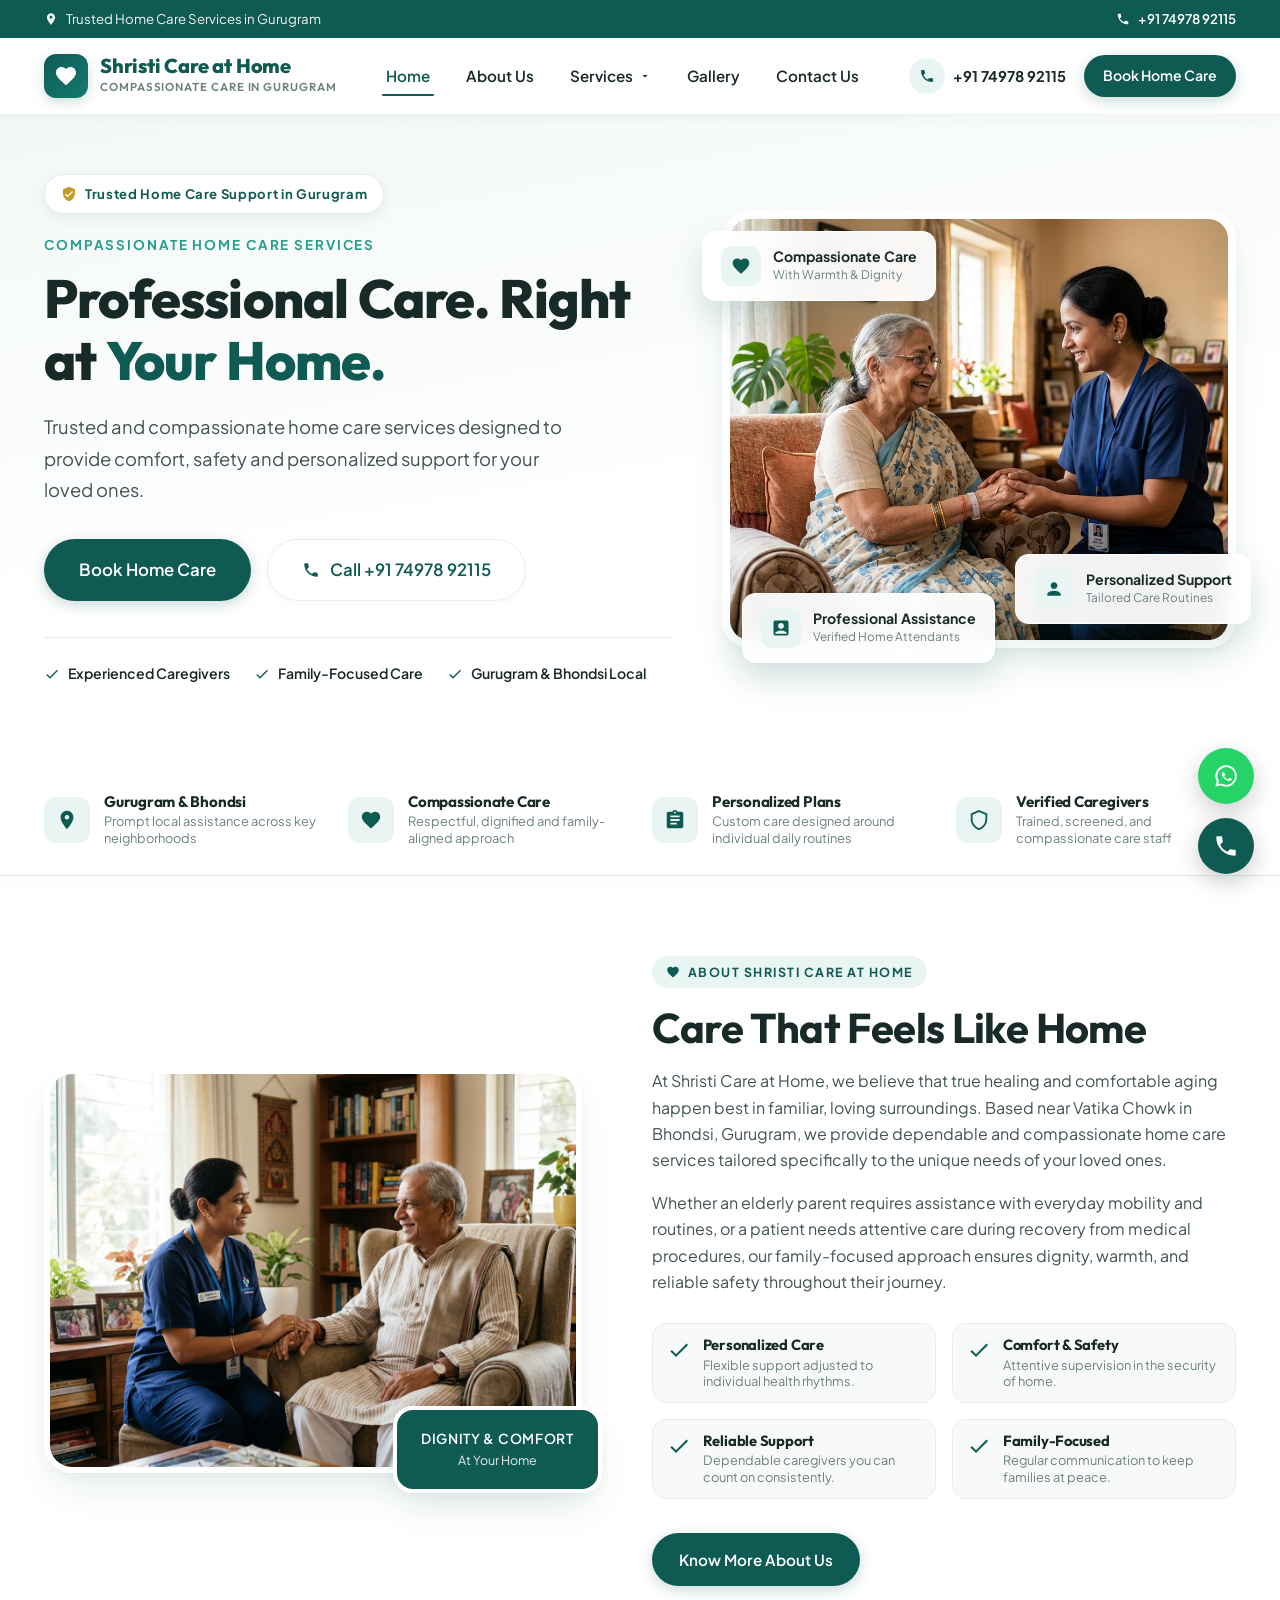
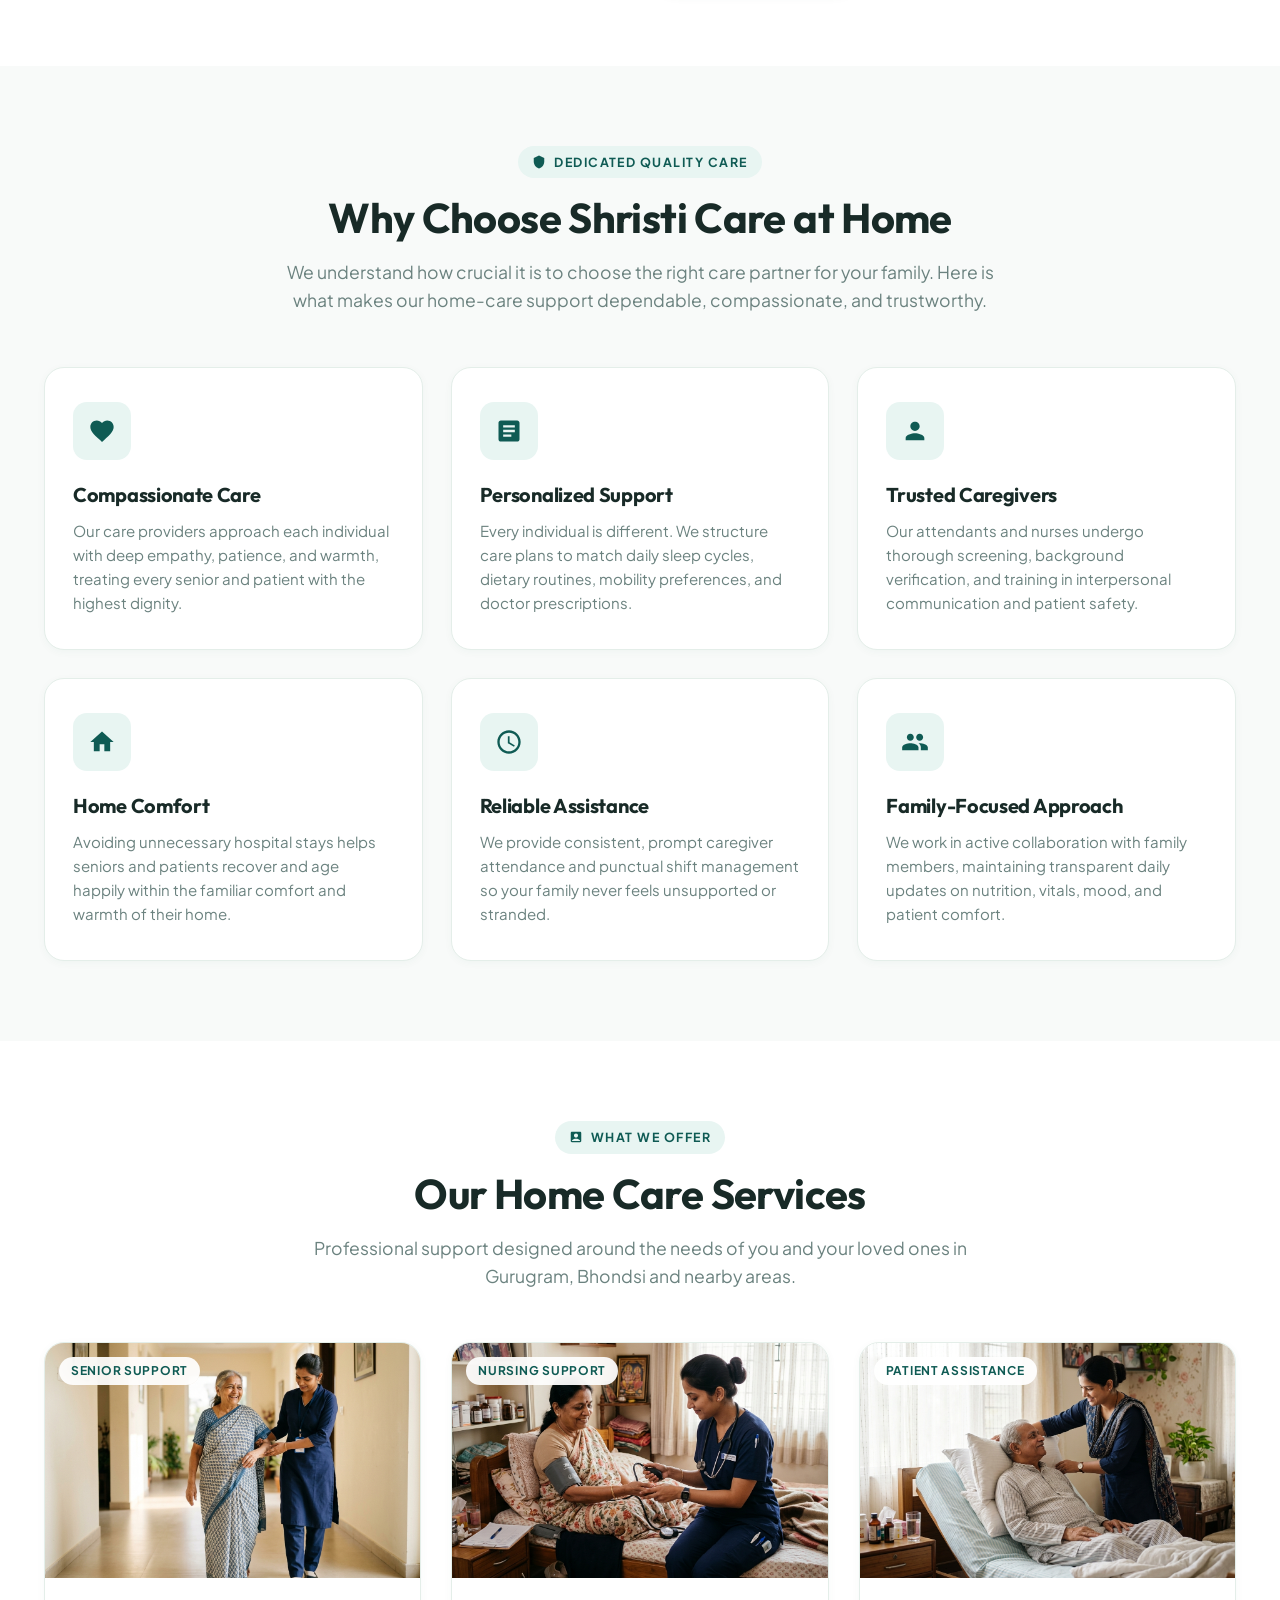
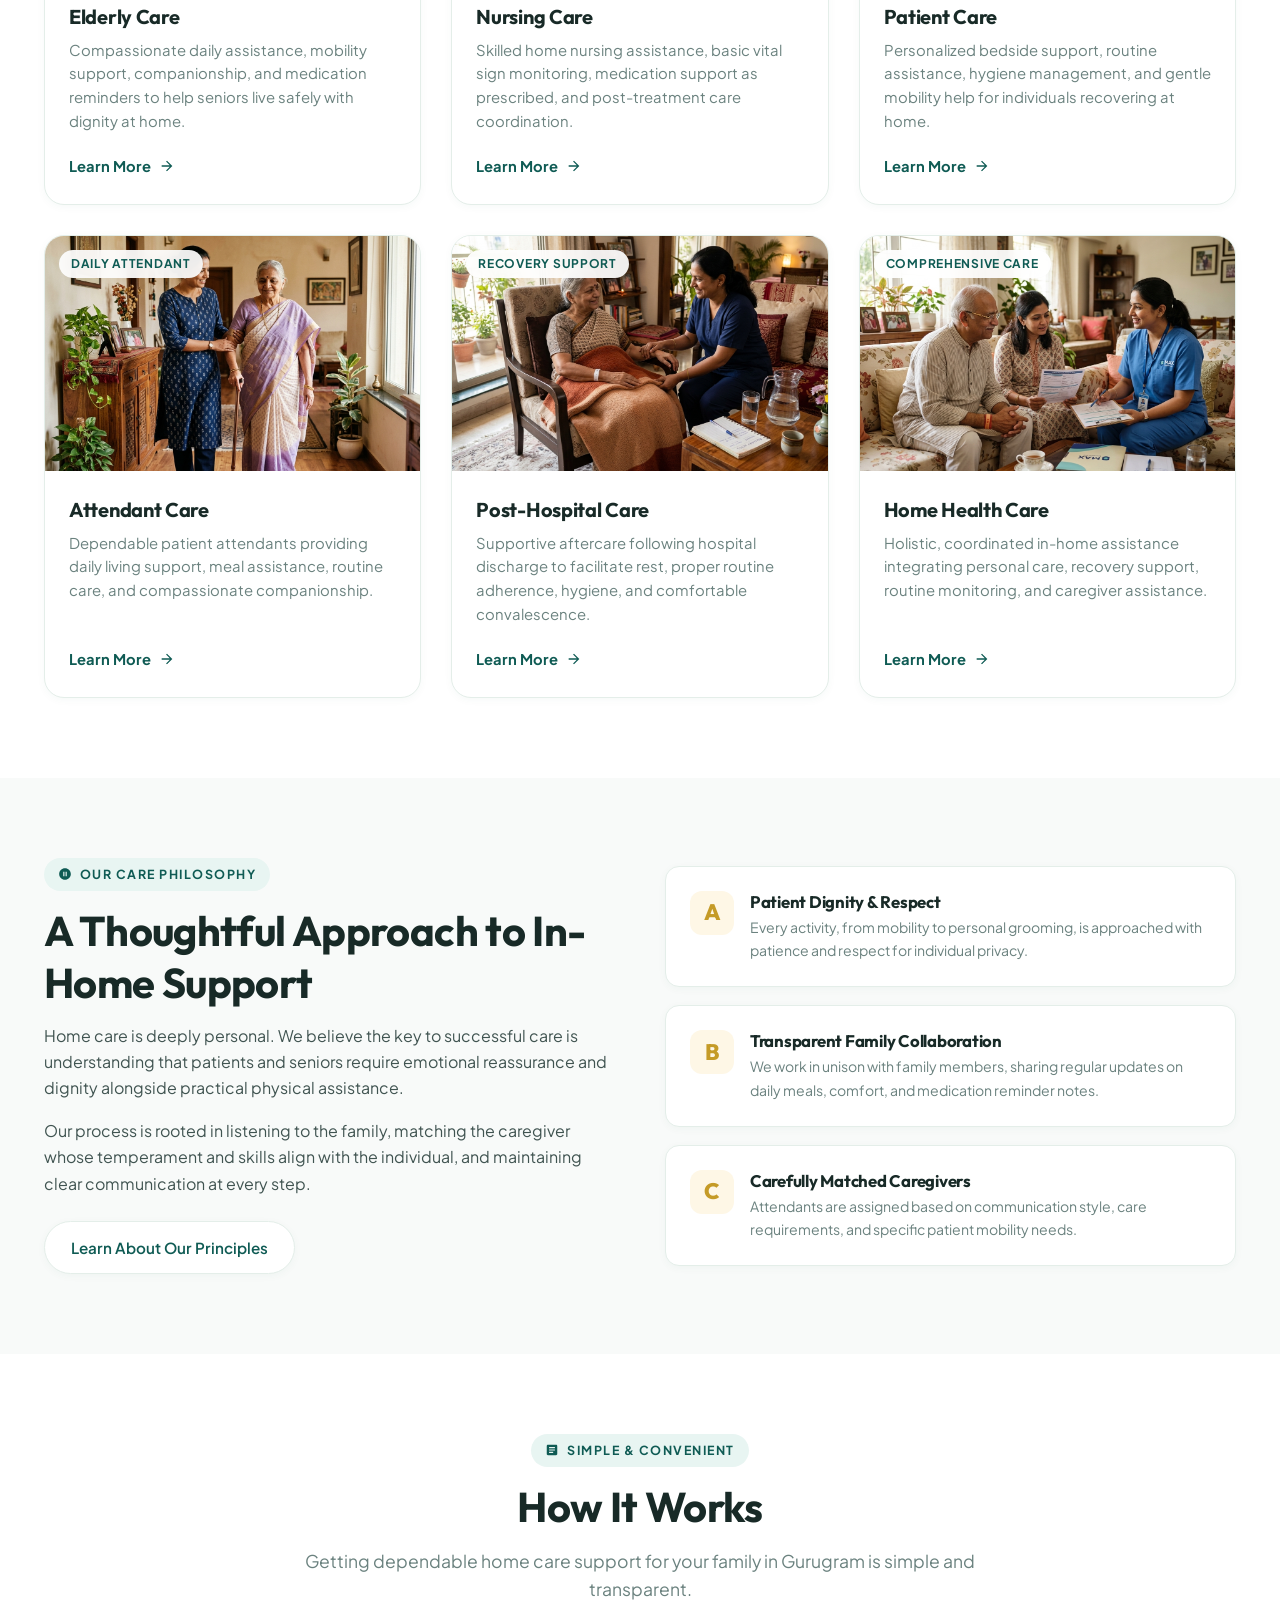
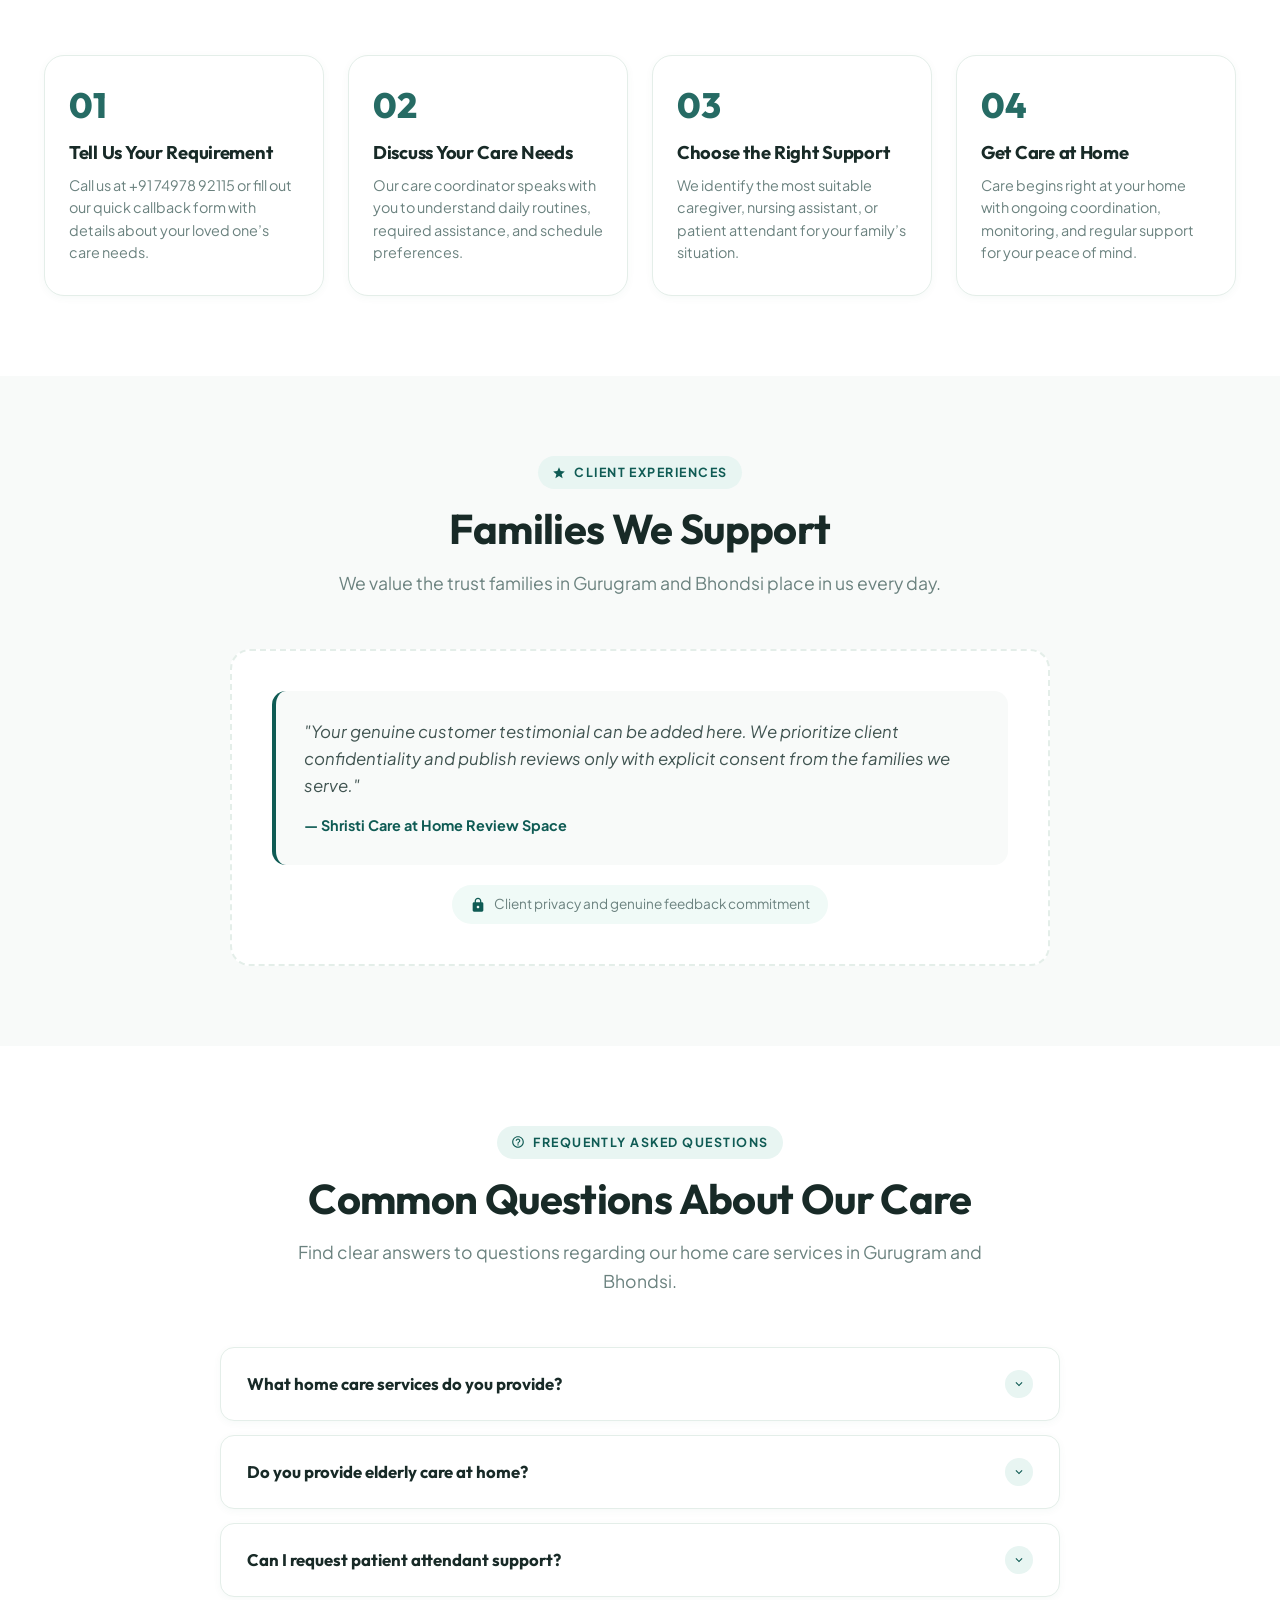
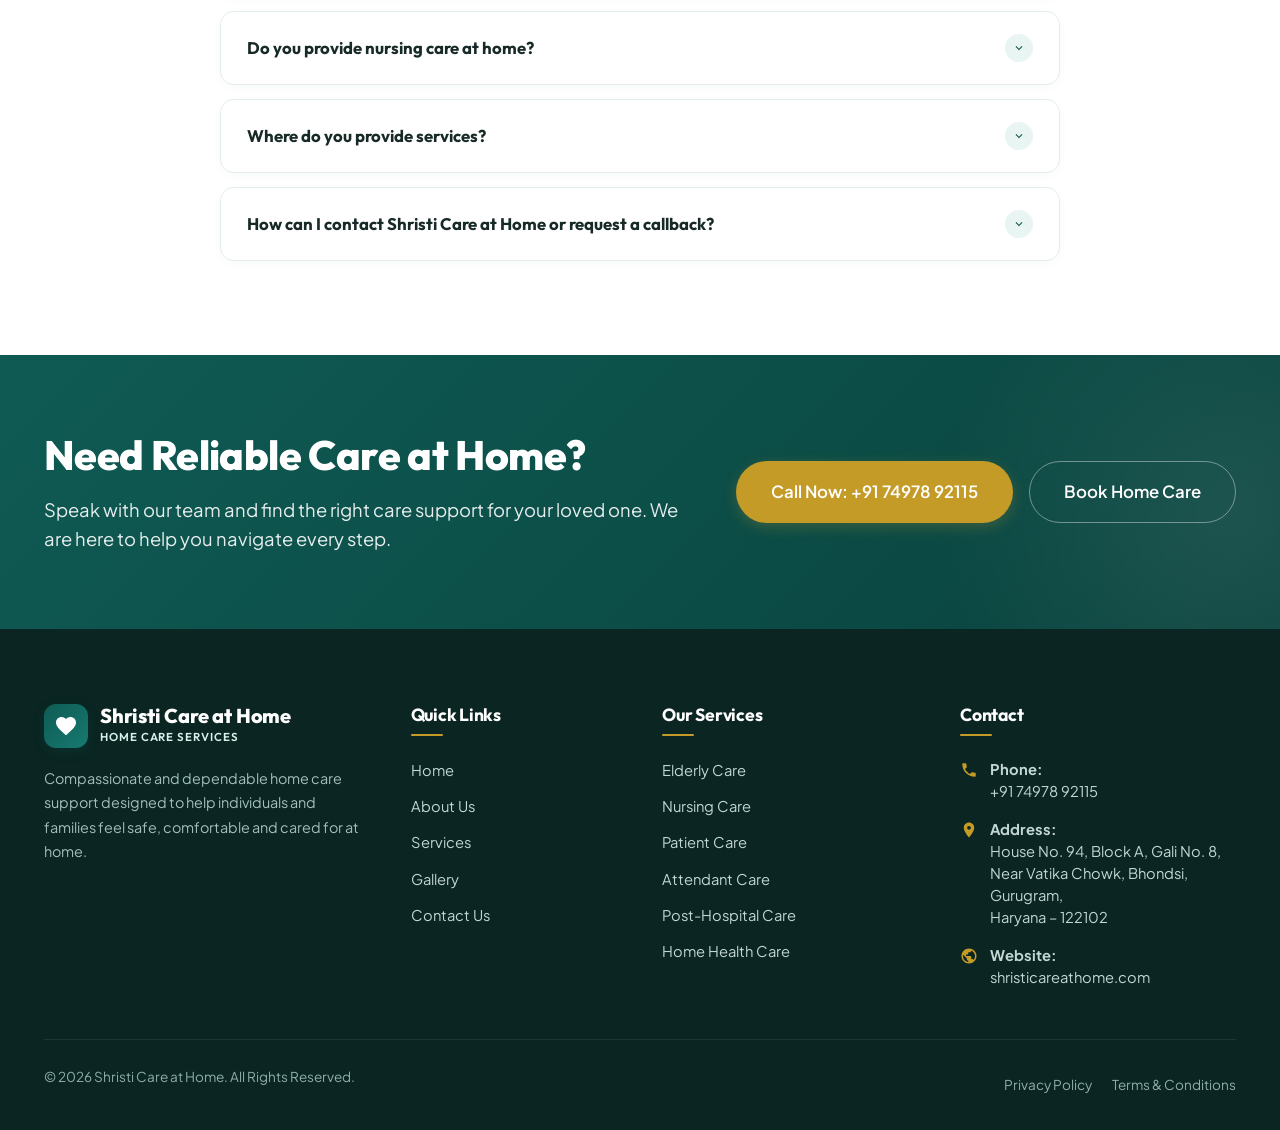
<file: index.html>
<!DOCTYPE html>
<html lang="en">
<head>
  <meta charset="UTF-8">
  <meta name="viewport" content="width=device-width, initial-scale=1.0">
  <title>Shristi Care at Home | Compassionate Home Care Services in Gurugram & Bhondsi</title>
  <meta name="description" content="Professional and compassionate home care services in Gurugram, Bhondsi & nearby areas. Dedicated elderly care, patient attendants, home nursing, and post-hospital recovery support.">
  <meta name="keywords" content="Home Care Services in Gurugram, Home Care Services in Bhondsi, Elderly Care at Home in Gurugram, Nursing Care at Home in Gurugram, Patient Care at Home, Home Nursing Services, Attendant Care Services, Post Hospital Care at Home">
  <link rel="canonical" href="https://shristicareathome.com/">

  <!-- Open Graph / Meta -->
  <meta property="og:type" content="website">
  <meta property="og:title" content="Shristi Care at Home | Professional Care Right at Your Home">
  <meta property="og:description" content="Trusted and compassionate home care services designed to provide comfort, safety, and personalized support for your loved ones in Gurugram.">
  <meta property="og:url" content="https://shristicareathome.com/">
  <meta property="og:image" content="https://shristicareathome.com/assets/images/hero.jpg">

  <!-- Favicon & Stylesheet -->
  <link rel="icon" type="image/svg+xml" href="data:image/svg+xml,%3Csvg xmlns='http://www.w3.org/2000/svg' viewBox='0 0 24 24' fill='%230f5b54'%3E%3Cpath d='M12 21.35l-1.45-1.32C5.4 15.36 2 12.28 2 8.5 2 5.42 4.42 3 7.5 3c1.74 0 3.41.81 4.5 2.09C13.09 3.81 14.76 3 16.5 3 19.58 3 22 5.42 22 8.5c0 3.78-3.4 6.86-8.55 11.54L12 21.35z'/%3E%3C/svg%3E">
  <link rel="stylesheet" href="assets/css/style.css">

  <!-- Schema.org JSON-LD -->
  <script type="application/ld+json">
  {
    "@context": "https://schema.org",
    "@type": "HomeHealthCareService",
    "name": "Shristi Care at Home",
    "url": "https://shristicareathome.com/",
    "telephone": "+91 74978 92115",
    "image": "https://shristicareathome.com/assets/images/hero.jpg",
    "description": "Compassionate and dependable home care support designed to help individuals and families feel safe, comfortable and cared for at home.",
    "address": {
      "@type": "PostalAddress",
      "streetAddress": "House No. 94, Block A, Gali No. 8, Near Vatika Chowk, Bhondsi",
      "addressLocality": "Gurugram",
      "addressRegion": "Haryana",
      "postalCode": "122102",
      "addressCountry": "IN"
    },
    "geo": {
      "@type": "GeoCoordinates",
      "latitude": 28.35861457571454,
      "longitude": 77.0565757119425
    },
    "areaServed": [
      {
        "@type": "City",
        "name": "Gurugram"
      },
      {
        "@type": "AdministrativeArea",
        "name": "Bhondsi"
      },
      {
        "@type": "State",
        "name": "Haryana"
      }
    ],
    "priceRange": "$$"
  }
  </script>
</head>
<body>

  <!-- Skip Link for Accessibility -->
  <a href="#main-content" class="skip-link">Skip to main content</a>

  <!-- 1. HEADER (Top Contact Bar + Sticky Header) -->
  <div class="top-bar">
    <div class="container top-bar-inner">
      <div class="top-bar-location">
        <svg viewBox="0 0 24 24"><path d="M12 2C8.13 2 5 5.13 5 9c0 5.25 7 13 7 13s7-7.75 7-13c0-3.87-3.13-7-7-7zm0 9.5c-1.38 0-2.5-1.12-2.5-2.5s1.12-2.5 2.5-2.5 2.5 1.12 2.5 2.5-1.12 2.5-2.5 2.5z"/></svg>
        <span>Trusted Home Care Services in Gurugram</span>
      </div>
      <div class="top-bar-contact">
        <a href="tel:+917497892115" class="top-bar-phone" title="Call Shristi Care at Home">
          <svg viewBox="0 0 24 24"><path d="M6.62 10.79c1.44 2.83 3.76 5.14 6.59 6.59l2.2-2.2c.27-.27.67-.36 1.02-.24 1.12.37 2.33.57 3.57.57.55 0 1 .45 1 1V20c0 .55-.45 1-1 1-9.39 0-17-7.61-17-17 0-.55.45-1 1-1h3.5c.55 0 1 .45 1 1 0 1.25.2 2.45.57 3.57.11.35.03.74-.25 1.02l-2.2 2.2z"/></svg>
          <span>+91 74978 92115</span>
        </a>
      </div>
    </div>
  </div>

  <header class="site-header">
    <div class="container">
      <nav class="navbar" aria-label="Main Navigation">
        <!-- Logo -->
        <a href="index.html" class="logo">
          <div class="logo-badge">
            <svg viewBox="0 0 24 24"><path d="M12 21.35l-1.45-1.32C5.4 15.36 2 12.28 2 8.5 2 5.42 4.42 3 7.5 3c1.74 0 3.41.81 4.5 2.09C13.09 3.81 14.76 3 16.5 3 19.58 3 22 5.42 22 8.5c0 3.78-3.4 6.86-8.55 11.54L12 21.35z"/></svg>
          </div>
          <div class="logo-text">
            <span class="logo-title">Shristi Care at Home</span>
            <span class="logo-subtitle">Compassionate Care in Gurugram</span>
          </div>
        </a>

        <!-- Desktop Menu -->
        <ul class="nav-menu">
          <li class="nav-item">
            <a href="index.html" class="nav-link active">Home</a>
          </li>
          <li class="nav-item">
            <a href="about.html" class="nav-link">About Us</a>
          </li>
          <li class="nav-item has-dropdown">
            <a href="#services" class="nav-link dropdown-toggle" aria-haspopup="true" aria-expanded="false">
              Services
              <svg class="chevron" viewBox="0 0 24 24"><path d="M7 10l5 5 5-5z"/></svg>
            </a>
            <ul class="dropdown-menu">
              <li class="dropdown-item"><a href="services/elderly-care.html">Elderly Care</a></li>
              <li class="dropdown-item"><a href="services/nursing-care.html">Nursing Care</a></li>
              <li class="dropdown-item"><a href="services/patient-care.html">Patient Care</a></li>
              <li class="dropdown-item"><a href="services/attendant-care.html">Attendant Care</a></li>
              <li class="dropdown-item"><a href="services/post-hospital-care.html">Post-Hospital Care</a></li>
              <li class="dropdown-item"><a href="services/home-health-care.html">Home Health Care</a></li>
            </ul>
          </li>
          <li class="nav-item">
            <a href="gallery.html" class="nav-link">Gallery</a>
          </li>
          <li class="nav-item">
            <a href="contact.html" class="nav-link">Contact Us</a>
          </li>
        </ul>

        <!-- Nav Actions (CTA + Phone) -->
        <div class="nav-actions">
          <a href="tel:+917497892115" class="nav-phone" title="Call directly">
            <div class="nav-phone-icon">
              <svg viewBox="0 0 24 24"><path d="M6.62 10.79c1.44 2.83 3.76 5.14 6.59 6.59l2.2-2.2c.27-.27.67-.36 1.02-.24 1.12.37 2.33.57 3.57.57.55 0 1 .45 1 1V20c0 .55-.45 1-1 1-9.39 0-17-7.61-17-17 0-.55.45-1 1-1h3.5c.55 0 1 .45 1 1 0 1.25.2 2.45.57 3.57.11.35.03.74-.25 1.02l-2.2 2.2z"/></svg>
            </div>
            <span>+91 74978 92115</span>
          </a>
          <a href="contact.html" class="btn btn-primary btn-sm">Book Home Care</a>
        </div>

        <!-- Mobile Menu Toggle Button -->
        <button class="mobile-toggle" aria-label="Toggle navigation menu" aria-expanded="false">
          <span class="hamburger-line"></span>
        </button>
      </nav>
    </div>
  </header>

  <main id="main-content">
    <!-- 2. HERO SECTION -->
    <section class="hero-section">
      <div class="container">
        <div class="hero-grid">
          <!-- Hero Text -->
          <div class="hero-content">
            <div class="hero-trust-badge">
              <svg viewBox="0 0 24 24"><path d="M12 1L3 5v6c0 5.55 3.84 10.74 9 12 5.16-1.26 9-6.45 9-12V5l-9-4zm-2 16l-4-4 1.41-1.41L10 14.17l6.59-6.59L18 9l-8 8z"/></svg>
              <span>Trusted Home Care Support in Gurugram</span>
            </div>

            <span class="hero-label">COMPASSIONATE HOME CARE SERVICES</span>
            <h1 class="hero-title">Professional Care. Right at <span>Your Home.</span></h1>
            <p class="hero-description">
              Trusted and compassionate home care services designed to provide comfort, safety and personalized support for your loved ones.
            </p>

            <div class="hero-actions">
              <a href="contact.html" class="btn btn-primary btn-lg">Book Home Care</a>
              <a href="tel:+917497892115" class="btn btn-secondary btn-lg">
                <svg width="18" height="18" viewBox="0 0 24 24" fill="currentColor"><path d="M6.62 10.79c1.44 2.83 3.76 5.14 6.59 6.59l2.2-2.2c.27-.27.67-.36 1.02-.24 1.12.37 2.33.57 3.57.57.55 0 1 .45 1 1V20c0 .55-.45 1-1 1-9.39 0-17-7.61-17-17 0-.55.45-1 1-1h3.5c.55 0 1 .45 1 1 0 1.25.2 2.45.57 3.57.11.35.03.74-.25 1.02l-2.2 2.2z"/></svg>
                Call +91 74978 92115
              </a>
            </div>

            <div class="hero-features">
              <div class="hero-feature-item">
                <svg viewBox="0 0 24 24"><path d="M9 16.17L4.83 12l-1.42 1.41L9 19 21 7l-1.41-1.41z"/></svg>
                <span>Experienced Caregivers</span>
              </div>
              <div class="hero-feature-item">
                <svg viewBox="0 0 24 24"><path d="M9 16.17L4.83 12l-1.42 1.41L9 19 21 7l-1.41-1.41z"/></svg>
                <span>Family-Focused Care</span>
              </div>
              <div class="hero-feature-item">
                <svg viewBox="0 0 24 24"><path d="M9 16.17L4.83 12l-1.42 1.41L9 19 21 7l-1.41-1.41z"/></svg>
                <span>Gurugram & Bhondsi Local</span>
              </div>
            </div>
          </div>

          <!-- Hero Media with Floating Trust Badges -->
          <div class="hero-media-wrapper">
            <div class="hero-image-card">
              <img src="assets/images/hero.jpg" alt="Compassionate Indian caregiver supporting elderly grandmother at home in Gurugram" width="600" height="480">
            </div>

            <!-- Floating Trust Cards -->
            <div class="hero-float-card top-left">
              <div class="float-card-icon">
                <svg viewBox="0 0 24 24"><path d="M12 21.35l-1.45-1.32C5.4 15.36 2 12.28 2 8.5 2 5.42 4.42 3 7.5 3c1.74 0 3.41.81 4.5 2.09C13.09 3.81 14.76 3 16.5 3 19.58 3 22 5.42 22 8.5c0 3.78-3.4 6.86-8.55 11.54L12 21.35z"/></svg>
              </div>
              <div class="float-card-text">
                <span class="float-card-title">Compassionate Care</span>
                <span class="float-card-sub">With Warmth & Dignity</span>
              </div>
            </div>

            <div class="hero-float-card bottom-right">
              <div class="float-card-icon">
                <svg viewBox="0 0 24 24"><path d="M12 12c2.21 0 4-1.79 4-4s-1.79-4-4-4-4 1.79-4 4 1.79 4 4 4zm0 2c-2.67 0-8 1.34-8 4v2h16v-2c0-2.66-5.33-4-8-4z"/></svg>
              </div>
              <div class="float-card-text">
                <span class="float-card-title">Personalized Support</span>
                <span class="float-card-sub">Tailored Care Routines</span>
              </div>
            </div>

            <div class="hero-float-card bottom-left">
              <div class="float-card-icon">
                <svg viewBox="0 0 24 24"><path d="M19 3H5c-1.1 0-2 .9-2 2v14c0 1.1.9 2 2 2h14c1.1 0 2-.9 2-2V5c0-1.1-.9-2-2-2zm-7 3c1.93 0 3.5 1.57 3.5 3.5S13.93 13 12 13s-3.5-1.57-3.5-3.5S10.07 6 12 6zm7 13H5v-.23c0-.62.28-1.2.76-1.58C7.47 15.82 9.64 15 12 15s4.53.82 6.24 2.19c.48.38.76.97.76 1.58v.23z"/></svg>
              </div>
              <div class="float-card-text">
                <span class="float-card-title">Professional Assistance</span>
                <span class="float-card-sub">Verified Home Attendants</span>
              </div>
            </div>
          </div>
        </div>
      </div>
    </section>

    <!-- 3. TRUST / INTRO STRIP -->
    <section class="trust-strip">
      <div class="container">
        <div class="trust-strip-grid">
          <div class="trust-strip-item">
            <div class="trust-strip-icon">
              <svg viewBox="0 0 24 24"><path d="M12 2C8.13 2 5 5.13 5 9c0 5.25 7 13 7 13s7-7.75 7-13c0-3.87-3.13-7-7-7zm0 9.5c-1.38 0-2.5-1.12-2.5-2.5s1.12-2.5 2.5-2.5 2.5 1.12 2.5 2.5-1.12 2.5-2.5 2.5z"/></svg>
            </div>
            <div>
              <h4 class="trust-strip-title">Gurugram & Bhondsi</h4>
              <p class="trust-strip-desc">Prompt local assistance across key neighborhoods</p>
            </div>
          </div>

          <div class="trust-strip-item">
            <div class="trust-strip-icon">
              <svg viewBox="0 0 24 24"><path d="M12 21.35l-1.45-1.32C5.4 15.36 2 12.28 2 8.5 2 5.42 4.42 3 7.5 3c1.74 0 3.41.81 4.5 2.09C13.09 3.81 14.76 3 16.5 3 19.58 3 22 5.42 22 8.5c0 3.78-3.4 6.86-8.55 11.54L12 21.35z"/></svg>
            </div>
            <div>
              <h4 class="trust-strip-title">Compassionate Care</h4>
              <p class="trust-strip-desc">Respectful, dignified and family-aligned approach</p>
            </div>
          </div>

          <div class="trust-strip-item">
            <div class="trust-strip-icon">
              <svg viewBox="0 0 24 24"><path d="M19 3h-4.18C14.4 1.84 13.3 1 12 1c-1.3 0-2.4.84-2.82 2H5c-1.1 0-2 .9-2 2v14c0 1.1.9 2 2 2h14c1.1 0 2-.9 2-2V5c0-1.1-.9-2-2-2zm-7 0c.55 0 1 .45 1 1s-.45 1-1 1-1-.45-1-1 .45-1 1-1zm2 14H7v-2h7v2zm3-4H7v-2h10v2zm0-4H7V7h10v2z"/></svg>
            </div>
            <div>
              <h4 class="trust-strip-title">Personalized Plans</h4>
              <p class="trust-strip-desc">Custom care designed around individual daily routines</p>
            </div>
          </div>

          <div class="trust-strip-item">
            <div class="trust-strip-icon">
              <svg viewBox="0 0 24 24"><path d="M12 1L3 5v6c0 5.55 3.84 10.74 9 12 5.16-1.26 9-6.45 9-12V5l-9-4zm7 10c0 4.52-2.98 8.69-7 9.93-4.02-1.24-7-5.41-7-9.93V6.3l7-3.11 7 3.11V11z"/></svg>
            </div>
            <div>
              <h4 class="trust-strip-title">Verified Caregivers</h4>
              <p class="trust-strip-desc">Trained, screened, and compassionate care staff</p>
            </div>
          </div>
        </div>
      </div>
    </section>

    <!-- 4. INTRODUCTION SECTION -->
    <section class="section">
      <div class="container">
        <div class="about-intro-grid">
          <!-- Left: Image -->
          <div class="about-intro-media">
            <div class="about-intro-image">
              <img src="assets/images/about.jpg" alt="Shristi Care at Home caregiver assisting elderly patient in Gurugram" width="580" height="460">
            </div>
            <div class="about-experience-badge">
              <span class="about-badge-text">Dignity & Comfort</span>
              <span style="font-size:0.78rem; opacity:0.9;">At Your Home</span>
            </div>
          </div>

          <!-- Right: Content -->
          <div class="about-intro-content">
            <div class="section-tag">
              <svg viewBox="0 0 24 24"><path d="M12 21.35l-1.45-1.32C5.4 15.36 2 12.28 2 8.5 2 5.42 4.42 3 7.5 3c1.74 0 3.41.81 4.5 2.09C13.09 3.81 14.76 3 16.5 3 19.58 3 22 5.42 22 8.5c0 3.78-3.4 6.86-8.55 11.54L12 21.35z"/></svg>
              <span>ABOUT SHRISTI CARE AT HOME</span>
            </div>
            <h2 class="section-title">Care That Feels Like Home</h2>
            <p>
              At Shristi Care at Home, we believe that true healing and comfortable aging happen best in familiar, loving surroundings. Based near Vatika Chowk in Bhondsi, Gurugram, we provide dependable and compassionate home care services tailored specifically to the unique needs of your loved ones.
            </p>
            <p>
              Whether an elderly parent requires assistance with everyday mobility and routines, or a patient needs attentive care during recovery from medical procedures, our family-focused approach ensures dignity, warmth, and reliable safety throughout their journey.
            </p>

            <div class="intro-pillars">
              <div class="pillar-item">
                <div class="pillar-icon">
                  <svg viewBox="0 0 24 24"><path d="M9 16.17L4.83 12l-1.42 1.41L9 19 21 7l-1.41-1.41z"/></svg>
                </div>
                <div class="pillar-text">
                  <h4>Personalized Care</h4>
                  <p>Flexible support adjusted to individual health rhythms.</p>
                </div>
              </div>

              <div class="pillar-item">
                <div class="pillar-icon">
                  <svg viewBox="0 0 24 24"><path d="M9 16.17L4.83 12l-1.42 1.41L9 19 21 7l-1.41-1.41z"/></svg>
                </div>
                <div class="pillar-text">
                  <h4>Comfort & Safety</h4>
                  <p>Attentive supervision in the security of home.</p>
                </div>
              </div>

              <div class="pillar-item">
                <div class="pillar-icon">
                  <svg viewBox="0 0 24 24"><path d="M9 16.17L4.83 12l-1.42 1.41L9 19 21 7l-1.41-1.41z"/></svg>
                </div>
                <div class="pillar-text">
                  <h4>Reliable Support</h4>
                  <p>Dependable caregivers you can count on consistently.</p>
                </div>
              </div>

              <div class="pillar-item">
                <div class="pillar-icon">
                  <svg viewBox="0 0 24 24"><path d="M9 16.17L4.83 12l-1.42 1.41L9 19 21 7l-1.41-1.41z"/></svg>
                </div>
                <div class="pillar-text">
                  <h4>Family-Focused</h4>
                  <p>Regular communication to keep families at peace.</p>
                </div>
              </div>
            </div>

            <a href="about.html" class="btn btn-primary">Know More About Us</a>
          </div>
        </div>
      </div>
    </section>

    <!-- 5. WHY CHOOSE US -->
    <section class="section section-bg-light">
      <div class="container">
        <div class="section-header">
          <div class="section-tag">
            <svg viewBox="0 0 24 24"><path d="M12 1L3 5v6c0 5.55 3.84 10.74 9 12 5.16-1.26 9-6.45 9-12V5l-9-4z"/></svg>
            <span>DEDICATED QUALITY CARE</span>
          </div>
          <h2 class="section-title">Why Choose Shristi Care at Home</h2>
          <p class="section-subtitle">
            We understand how crucial it is to choose the right care partner for your family. Here is what makes our home-care support dependable, compassionate, and trustworthy.
          </p>
        </div>

        <div class="why-grid">
          <!-- Card 1 -->
          <div class="why-card">
            <div class="why-icon-box">
              <svg viewBox="0 0 24 24"><path d="M12 21.35l-1.45-1.32C5.4 15.36 2 12.28 2 8.5 2 5.42 4.42 3 7.5 3c1.74 0 3.41.81 4.5 2.09C13.09 3.81 14.76 3 16.5 3 19.58 3 22 5.42 22 8.5c0 3.78-3.4 6.86-8.55 11.54L12 21.35z"/></svg>
            </div>
            <h3>Compassionate Care</h3>
            <p>Our care providers approach each individual with deep empathy, patience, and warmth, treating every senior and patient with the highest dignity.</p>
          </div>

          <!-- Card 2 -->
          <div class="why-card">
            <div class="why-icon-box">
              <svg viewBox="0 0 24 24"><path d="M19 3H5c-1.1 0-2 .9-2 2v14c0 1.1.9 2 2 2h14c1.1 0 2-.9 2-2V5c0-1.1-.9-2-2-2zm-5 14H7v-2h7v2zm3-4H7v-2h10v2zm0-4H7V7h10v2z"/></svg>
            </div>
            <h3>Personalized Support</h3>
            <p>Every individual is different. We structure care plans to match daily sleep cycles, dietary routines, mobility preferences, and doctor prescriptions.</p>
          </div>

          <!-- Card 3 -->
          <div class="why-card">
            <div class="why-icon-box">
              <svg viewBox="0 0 24 24"><path d="M12 12c2.21 0 4-1.79 4-4s-1.79-4-4-4-4 1.79-4 4 1.79 4 4 4zm0 2c-2.67 0-8 1.34-8 4v2h16v-2c0-2.66-5.33-4-8-4z"/></svg>
            </div>
            <h3>Trusted Caregivers</h3>
            <p>Our attendants and nurses undergo thorough screening, background verification, and training in interpersonal communication and patient safety.</p>
          </div>

          <!-- Card 4 -->
          <div class="why-card">
            <div class="why-icon-box">
              <svg viewBox="0 0 24 24"><path d="M10 20v-6h4v6h5v-8h3L12 3 2 12h3v8z"/></svg>
            </div>
            <h3>Home Comfort</h3>
            <p>Avoiding unnecessary hospital stays helps seniors and patients recover and age happily within the familiar comfort and warmth of their home.</p>
          </div>

          <!-- Card 5 -->
          <div class="why-card">
            <div class="why-icon-box">
              <svg viewBox="0 0 24 24"><path d="M11.99 2C6.47 2 2 6.48 2 12s4.47 10 9.99 10C17.52 22 22 17.52 22 12S17.52 2 11.99 2zM12 20c-4.42 0-8-3.58-8-8s3.58-8 8-8 8 3.58 8 8-3.58 8-8 8zm.5-13H11v6l5.25 3.15.75-1.23-4.5-2.67z"/></svg>
            </div>
            <h3>Reliable Assistance</h3>
            <p>We provide consistent, prompt caregiver attendance and punctual shift management so your family never feels unsupported or stranded.</p>
          </div>

          <!-- Card 6 -->
          <div class="why-card">
            <div class="why-icon-box">
              <svg viewBox="0 0 24 24"><path d="M16 11c1.66 0 2.99-1.34 2.99-3S17.66 5 16 5c-1.66 0-3 1.34-3 3s1.34 3 3 3zm-8 0c1.66 0 2.99-1.34 2.99-3S9.66 5 8 5C6.34 5 5 6.34 5 8s1.34 3 3 3zm0 2c-2.33 0-7 1.17-7 3.5V19h14v-2.5c0-2.33-4.67-3.5-7-3.5zm8 0c-.29 0-.62.02-.97.05 1.16.84 1.97 1.97 1.97 3.45V19h6v-2.5c0-2.33-4.67-3.5-7-3.5z"/></svg>
            </div>
            <h3>Family-Focused Approach</h3>
            <p>We work in active collaboration with family members, maintaining transparent daily updates on nutrition, vitals, mood, and patient comfort.</p>
          </div>
        </div>
      </div>
    </section>

    <!-- 6. SERVICES SECTION -->
    <section class="section" id="services">
      <div class="container">
        <div class="section-header">
          <div class="section-tag">
            <svg viewBox="0 0 24 24"><path d="M19 3H5c-1.1 0-2 .9-2 2v14c0 1.1.9 2 2 2h14c1.1 0 2-.9 2-2V5c0-1.1-.9-2-2-2zm-7 3c1.93 0 3.5 1.57 3.5 3.5S13.93 13 12 13s-3.5-1.57-3.5-3.5S10.07 6 12 6zm7 13H5v-.23c0-.62.28-1.2.76-1.58C7.47 15.82 9.64 15 12 15s4.53.82 6.24 2.19c.48.38.76.97.76 1.58v.23z"/></svg>
            <span>WHAT WE OFFER</span>
          </div>
          <h2 class="section-title">Our Home Care Services</h2>
          <p class="section-subtitle">
            Professional support designed around the needs of you and your loved ones in Gurugram, Bhondsi and nearby areas.
          </p>
        </div>

        <div class="services-grid">
          <!-- Service 1: Elderly Care -->
          <article class="service-card">
            <div class="service-card-media">
              <img src="assets/images/service-elderly.jpg" alt="Elderly care assistance at home in Gurugram" loading="lazy" width="400" height="250">
              <span class="service-card-badge">Senior Support</span>
            </div>
            <div class="service-card-content">
              <h3>Elderly Care</h3>
              <p>Compassionate daily assistance, mobility support, companionship, and medication reminders to help seniors live safely with dignity at home.</p>
              <a href="services/elderly-care.html" class="service-card-link">
                <span>Learn More</span>
                <svg viewBox="0 0 24 24"><path d="M12 4l-1.41 1.41L16.17 11H4v2h12.17l-5.58 5.59L12 20l8-8z"/></svg>
              </a>
            </div>
          </article>

          <!-- Service 2: Nursing Care -->
          <article class="service-card">
            <div class="service-card-media">
              <img src="assets/images/service-nursing.jpg" alt="Professional nursing care at home" loading="lazy" width="400" height="250">
              <span class="service-card-badge">Nursing Support</span>
            </div>
            <div class="service-card-content">
              <h3>Nursing Care</h3>
              <p>Skilled home nursing assistance, basic vital sign monitoring, medication support as prescribed, and post-treatment care coordination.</p>
              <a href="services/nursing-care.html" class="service-card-link">
                <span>Learn More</span>
                <svg viewBox="0 0 24 24"><path d="M12 4l-1.41 1.41L16.17 11H4v2h12.17l-5.58 5.59L12 20l8-8z"/></svg>
              </a>
            </div>
          </article>

          <!-- Service 3: Patient Care -->
          <article class="service-card">
            <div class="service-card-media">
              <img src="assets/images/service-patient.jpg" alt="Dedicated bedside patient care at home" loading="lazy" width="400" height="250">
              <span class="service-card-badge">Patient Assistance</span>
            </div>
            <div class="service-card-content">
              <h3>Patient Care</h3>
              <p>Personalized bedside support, routine assistance, hygiene management, and gentle mobility help for individuals recovering at home.</p>
              <a href="services/patient-care.html" class="service-card-link">
                <span>Learn More</span>
                <svg viewBox="0 0 24 24"><path d="M12 4l-1.41 1.41L16.17 11H4v2h12.17l-5.58 5.59L12 20l8-8z"/></svg>
              </a>
            </div>
          </article>

          <!-- Service 4: Attendant Care -->
          <article class="service-card">
            <div class="service-card-media">
              <img src="assets/images/service-attendant.jpg" alt="Reliable patient attendant support" loading="lazy" width="400" height="250">
              <span class="service-card-badge">Daily Attendant</span>
            </div>
            <div class="service-card-content">
              <h3>Attendant Care</h3>
              <p>Dependable patient attendants providing daily living support, meal assistance, routine care, and compassionate companionship.</p>
              <a href="services/attendant-care.html" class="service-card-link">
                <span>Learn More</span>
                <svg viewBox="0 0 24 24"><path d="M12 4l-1.41 1.41L16.17 11H4v2h12.17l-5.58 5.59L12 20l8-8z"/></svg>
              </a>
            </div>
          </article>

          <!-- Service 5: Post-Hospital Care -->
          <article class="service-card">
            <div class="service-card-media">
              <img src="assets/images/service-post-hospital.jpg" alt="Post hospital discharge recovery care" loading="lazy" width="400" height="250">
              <span class="service-card-badge">Recovery Support</span>
            </div>
            <div class="service-card-content">
              <h3>Post-Hospital Care</h3>
              <p>Supportive aftercare following hospital discharge to facilitate rest, proper routine adherence, hygiene, and comfortable convalescence.</p>
              <a href="services/post-hospital-care.html" class="service-card-link">
                <span>Learn More</span>
                <svg viewBox="0 0 24 24"><path d="M12 4l-1.41 1.41L16.17 11H4v2h12.17l-5.58 5.59L12 20l8-8z"/></svg>
              </a>
            </div>
          </article>

          <!-- Service 6: Home Health Care -->
          <article class="service-card">
            <div class="service-card-media">
              <img src="assets/images/service-home-health.jpg" alt="Comprehensive home health care support" loading="lazy" width="400" height="250">
              <span class="service-card-badge">Comprehensive Care</span>
            </div>
            <div class="service-card-content">
              <h3>Home Health Care</h3>
              <p>Holistic, coordinated in-home assistance integrating personal care, recovery support, routine monitoring, and caregiver assistance.</p>
              <a href="services/home-health-care.html" class="service-card-link">
                <span>Learn More</span>
                <svg viewBox="0 0 24 24"><path d="M12 4l-1.41 1.41L16.17 11H4v2h12.17l-5.58 5.59L12 20l8-8z"/></svg>
              </a>
            </div>
          </article>
        </div>
      </div>
    </section>

    <!-- 7. CARE APPROACH -->
    <section class="section section-bg-light">
      <div class="container">
        <div class="care-approach-grid">
          <div>
            <div class="section-tag">
              <svg viewBox="0 0 24 24"><path d="M12 2C6.48 2 2 6.48 2 12s4.48 10 10 10 10-4.48 10-10S17.52 2 12 2zm-1 14H9V8h2v8zm4 0h-2V8h2v8z"/></svg>
              <span>OUR CARE PHILOSOPHY</span>
            </div>
            <h2 class="section-title">A Thoughtful Approach to In-Home Support</h2>
            <p>
              Home care is deeply personal. We believe the key to successful care is understanding that patients and seniors require emotional reassurance and dignity alongside practical physical assistance.
            </p>
            <p>
              Our process is rooted in listening to the family, matching the caregiver whose temperament and skills align with the individual, and maintaining clear communication at every step.
            </p>
            <div style="margin-top: 24px;">
              <a href="about.html" class="btn btn-secondary">Learn About Our Principles</a>
            </div>
          </div>

          <div>
            <div class="approach-card">
              <div class="approach-num">A</div>
              <div class="approach-text">
                <h4>Patient Dignity & Respect</h4>
                <p>Every activity, from mobility to personal grooming, is approached with patience and respect for individual privacy.</p>
              </div>
            </div>

            <div class="approach-card">
              <div class="approach-num">B</div>
              <div class="approach-text">
                <h4>Transparent Family Collaboration</h4>
                <p>We work in unison with family members, sharing regular updates on daily meals, comfort, and medication reminder notes.</p>
              </div>
            </div>

            <div class="approach-card">
              <div class="approach-num">C</div>
              <div class="approach-text">
                <h4>Carefully Matched Caregivers</h4>
                <p>Attendants are assigned based on communication style, care requirements, and specific patient mobility needs.</p>
              </div>
            </div>
          </div>
        </div>
      </div>
    </section>

    <!-- 8. HOW IT WORKS (4 STEPS) -->
    <section class="section">
      <div class="container">
        <div class="section-header">
          <div class="section-tag">
            <svg viewBox="0 0 24 24"><path d="M19 3H5c-1.1 0-2 .9-2 2v14c0 1.1.9 2 2 2h14c1.1 0 2-.9 2-2V5c0-1.1-.9-2-2-2zm-5 14H7v-2h7v2zm3-4H7v-2h10v2zm0-4H7V7h10v2z"/></svg>
            <span>SIMPLE & CONVENIENT</span>
          </div>
          <h2 class="section-title">How It Works</h2>
          <p class="section-subtitle">
            Getting dependable home care support for your family in Gurugram is simple and transparent.
          </p>
        </div>

        <div class="steps-grid">
          <!-- Step 1 -->
          <div class="step-card">
            <div class="step-number">01</div>
            <h3>Tell Us Your Requirement</h3>
            <p>Call us at +91 74978 92115 or fill out our quick callback form with details about your loved one’s care needs.</p>
          </div>

          <!-- Step 2 -->
          <div class="step-card">
            <div class="step-number">02</div>
            <h3>Discuss Your Care Needs</h3>
            <p>Our care coordinator speaks with you to understand daily routines, required assistance, and schedule preferences.</p>
          </div>

          <!-- Step 3 -->
          <div class="step-card">
            <div class="step-number">03</div>
            <h3>Choose the Right Support</h3>
            <p>We identify the most suitable caregiver, nursing assistant, or patient attendant for your family’s situation.</p>
          </div>

          <!-- Step 4 -->
          <div class="step-card">
            <div class="step-number">04</div>
            <h3>Get Care at Home</h3>
            <p>Care begins right at your home with ongoing coordination, monitoring, and regular support for your peace of mind.</p>
          </div>
        </div>
      </div>
    </section>

    <!-- 9. TESTIMONIALS SECTION (With authentic placeholder note as requested) -->
    <section class="section section-bg-light">
      <div class="container">
        <div class="section-header">
          <div class="section-tag">
            <svg viewBox="0 0 24 24"><path d="M12 17.27L18.18 21l-1.64-7.03L22 9.24l-7.19-.61L12 2 9.19 8.63 2 9.24l5.46 4.73L5.82 21z"/></svg>
            <span>CLIENT EXPERIENCES</span>
          </div>
          <h2 class="section-title">Families We Support</h2>
          <p class="section-subtitle">
            We value the trust families in Gurugram and Bhondsi place in us every day.
          </p>
        </div>

        <div class="testimonial-note-box">
          <div class="testimonial-placeholder-card">
            <p class="quote">
              "Your genuine customer testimonial can be added here. We prioritize client confidentiality and publish reviews only with explicit consent from the families we serve."
            </p>
            <div class="author">&mdash; Shristi Care at Home Review Space</div>
          </div>
          <div class="testimonial-privacy-badge">
            <svg viewBox="0 0 24 24"><path d="M18 8h-1V6c0-2.76-2.24-5-5-5S7 3.24 7 6v2H6c-1.1 0-2 .9-2 2v10c0 1.1.9 2 2 2h12c1.1 0 2-.9 2-2V10c0-1.1-.9-2-2-2zm-6 9c-1.1 0-2-.9-2-2s.9-2 2-2 2 .9 2 2-.9 2-2 2zm3.1-9H8.9V6c0-1.71 1.39-3.1 3.1-3.1 1.71 0 3.1 1.39 3.1 3.1v2z"/></svg>
            <span>Client privacy and genuine feedback commitment</span>
          </div>
        </div>
      </div>
    </section>

    <!-- 10. FAQ SECTION -->
    <section class="section">
      <div class="container">
        <div class="section-header">
          <div class="section-tag">
            <svg viewBox="0 0 24 24"><path d="M11 18h2v-2h-2v2zm1-16C6.48 2 2 6.48 2 12s4.48 10 10 10 10-4.48 10-10S17.52 2 12 2zm0 18c-4.41 0-8-3.59-8-8s3.59-8 8-8 8 3.59 8 8-3.59 8-8 8zm0-14c-2.21 0-4 1.79-4 4h2c0-1.1.9-2 2-2s2 .9 2 2c0 2-3 1.75-3 5h2c0-2.25 3-2.5 3-5 0-2.21-1.79-4-4-4z"/></svg>
            <span>FREQUENTLY ASKED QUESTIONS</span>
          </div>
          <h2 class="section-title">Common Questions About Our Care</h2>
          <p class="section-subtitle">
            Find clear answers to questions regarding our home care services in Gurugram and Bhondsi.
          </p>
        </div>

        <div class="faq-container">
          <!-- FAQ 1 -->
          <div class="faq-item">
            <button class="faq-question" aria-expanded="false">
              <span>What home care services do you provide?</span>
              <div class="faq-toggle-icon">
                <svg viewBox="0 0 24 24"><path d="M16.59 8.59L12 13.17 7.41 8.59 6 10l6 6 6-6z"/></svg>
              </div>
            </button>
            <div class="faq-answer">
              <p>We provide comprehensive home care services including Elderly Care, Nursing Care assistance, Bedside Patient Care, Attendant Care, Post-Hospital Recovery Care, and Home Health Care support.</p>
            </div>
          </div>

          <!-- FAQ 2 -->
          <div class="faq-item">
            <button class="faq-question" aria-expanded="false">
              <span>Do you provide elderly care at home?</span>
              <div class="faq-toggle-icon">
                <svg viewBox="0 0 24 24"><path d="M16.59 8.59L12 13.17 7.41 8.59 6 10l6 6 6-6z"/></svg>
              </div>
            </button>
            <div class="faq-answer">
              <p>Yes. Our elderly care services are designed to assist senior citizens with daily activities, gentle mobility support, companionship, routine reminders, and personal comfort in the security of their home.</p>
            </div>
          </div>

          <!-- FAQ 3 -->
          <div class="faq-item">
            <button class="faq-question" aria-expanded="false">
              <span>Can I request patient attendant support?</span>
              <div class="faq-toggle-icon">
                <svg viewBox="0 0 24 24"><path d="M16.59 8.59L12 13.17 7.41 8.59 6 10l6 6 6-6z"/></svg>
              </div>
            </button>
            <div class="faq-answer">
              <p>Absolutely. You can request trained patient attendants to assist recovering or bedridden individuals with routine daily living tasks, meal assistance, repositioning, and personal hygiene.</p>
            </div>
          </div>

          <!-- FAQ 4 -->
          <div class="faq-item">
            <button class="faq-question" aria-expanded="false">
              <span>Do you provide nursing care at home?</span>
              <div class="faq-toggle-icon">
                <svg viewBox="0 0 24 24"><path d="M16.59 8.59L12 13.17 7.41 8.59 6 10l6 6 6-6z"/></svg>
              </div>
            </button>
            <div class="faq-answer">
              <p>Yes, we provide professional nursing assistance at home for basic patient vital monitoring, medication administration as prescribed by your treating physician, wound dressing support, and care coordination.</p>
            </div>
          </div>

          <!-- FAQ 5 -->
          <div class="faq-item">
            <button class="faq-question" aria-expanded="false">
              <span>Where do you provide services?</span>
              <div class="faq-toggle-icon">
                <svg viewBox="0 0 24 24"><path d="M16.59 8.59L12 13.17 7.41 8.59 6 10l6 6 6-6z"/></svg>
              </div>
            </button>
            <div class="faq-answer">
              <p>Our office is located at House No. 94, Block A, Gali No. 8, Near Vatika Chowk, Bhondsi, Gurugram. We serve Gurugram, Bhondsi, Sohna Road, and neighboring localities in Haryana.</p>
            </div>
          </div>

          <!-- FAQ 6 -->
          <div class="faq-item">
            <button class="faq-question" aria-expanded="false">
              <span>How can I contact Shristi Care at Home or request a callback?</span>
              <div class="faq-toggle-icon">
                <svg viewBox="0 0 24 24"><path d="M16.59 8.59L12 13.17 7.41 8.59 6 10l6 6 6-6z"/></svg>
              </div>
            </button>
            <div class="faq-answer">
              <p>You can call us directly at <strong>+91 74978 92115</strong>, connect with us on WhatsApp, or complete the simple callback form on our Contact Us page. Our care team will respond promptly.</p>
            </div>
          </div>
        </div>
      </div>
    </section>

    <!-- 11. CTA SECTION -->
    <section class="cta-section">
      <div class="container">
        <div class="cta-grid">
          <div class="cta-content">
            <h2 class="cta-title">Need Reliable Care at Home?</h2>
            <p class="cta-text">
              Speak with our team and find the right care support for your loved one. We are here to help you navigate every step.
            </p>
          </div>
          <div class="cta-actions">
            <a href="tel:+917497892115" class="btn btn-accent btn-lg">Call Now: +91 74978 92115</a>
            <a href="contact.html" class="btn btn-outline-white btn-lg">Book Home Care</a>
          </div>
        </div>
      </div>
    </section>
  </main>

  <!-- 12. FOOTER -->
  <footer class="site-footer">
    <div class="container">
      <div class="footer-grid">
        <!-- Col 1: About Shristi Care -->
        <div class="footer-brand">
          <a href="index.html" class="logo">
            <div class="logo-badge">
              <svg viewBox="0 0 24 24"><path d="M12 21.35l-1.45-1.32C5.4 15.36 2 12.28 2 8.5 2 5.42 4.42 3 7.5 3c1.74 0 3.41.81 4.5 2.09C13.09 3.81 14.76 3 16.5 3 19.58 3 22 5.42 22 8.5c0 3.78-3.4 6.86-8.55 11.54L12 21.35z"/></svg>
            </div>
            <div class="logo-text">
              <span class="logo-title">Shristi Care at Home</span>
              <span class="logo-subtitle">Home Care Services</span>
            </div>
          </a>
          <p class="footer-desc">
            Compassionate and dependable home care support designed to help individuals and families feel safe, comfortable and cared for at home.
          </p>
        </div>

        <!-- Col 2: Quick Links -->
        <div>
          <h4 class="footer-col-title">Quick Links</h4>
          <ul class="footer-links">
            <li><a href="index.html">Home</a></li>
            <li><a href="about.html">About Us</a></li>
            <li><a href="index.html#services">Services</a></li>
            <li><a href="gallery.html">Gallery</a></li>
            <li><a href="contact.html">Contact Us</a></li>
          </ul>
        </div>

        <!-- Col 3: Our Services -->
        <div>
          <h4 class="footer-col-title">Our Services</h4>
          <ul class="footer-links">
            <li><a href="services/elderly-care.html">Elderly Care</a></li>
            <li><a href="services/nursing-care.html">Nursing Care</a></li>
            <li><a href="services/patient-care.html">Patient Care</a></li>
            <li><a href="services/attendant-care.html">Attendant Care</a></li>
            <li><a href="services/post-hospital-care.html">Post-Hospital Care</a></li>
            <li><a href="services/home-health-care.html">Home Health Care</a></li>
          </ul>
        </div>

        <!-- Col 4: Contact -->
        <div>
          <h4 class="footer-col-title">Contact</h4>
          <div class="footer-contact-list">
            <div class="footer-contact-item">
              <svg viewBox="0 0 24 24"><path d="M6.62 10.79c1.44 2.83 3.76 5.14 6.59 6.59l2.2-2.2c.27-.27.67-.36 1.02-.24 1.12.37 2.33.57 3.57.57.55 0 1 .45 1 1V20c0 .55-.45 1-1 1-9.39 0-17-7.61-17-17 0-.55.45-1 1-1h3.5c.55 0 1 .45 1 1 0 1.25.2 2.45.57 3.57.11.35.03.74-.25 1.02l-2.2 2.2z"/></svg>
              <div>
                <strong>Phone:</strong><br>
                <a href="tel:+917497892115">+91 74978 92115</a>
              </div>
            </div>

            <div class="footer-contact-item">
              <svg viewBox="0 0 24 24"><path d="M12 2C8.13 2 5 5.13 5 9c0 5.25 7 13 7 13s7-7.75 7-13c0-3.87-3.13-7-7-7zm0 9.5c-1.38 0-2.5-1.12-2.5-2.5s1.12-2.5 2.5-2.5 2.5 1.12 2.5 2.5-1.12 2.5-2.5 2.5z"/></svg>
              <div>
                <strong>Address:</strong><br>
                House No. 94, Block A, Gali No. 8,<br>
                Near Vatika Chowk, Bhondsi, Gurugram,<br>
                Haryana – 122102
              </div>
            </div>

            <div class="footer-contact-item">
              <svg viewBox="0 0 24 24"><path d="M12 2C6.48 2 2 6.48 2 12s4.48 10 10 10 10-4.48 10-10S17.52 2 12 2zm-1 17.93c-3.95-.49-7-3.85-7-7.93 0-.62.08-1.21.21-1.79L9 15v1c0 1.1.9 2 2 2v1.93zm6.9-2.54c-.26-.81-1-1.39-1.9-1.39h-1v-3c0-.55-.45-1-1-1H8v-2h2c.55 0 1-.45 1-1V7h2c1.1 0 2-.9 2-2v-.41c2.93 1.19 5 4.06 5 7.41 0 2.08-.8 3.97-2.1 5.39z"/></svg>
              <div>
                <strong>Website:</strong><br>
                <a href="https://shristicareathome.com/">shristicareathome.com</a>
              </div>
            </div>
          </div>
        </div>
      </div>

      <!-- Footer Bottom -->
      <div class="footer-bottom">
        <div class="footer-bottom-inner">
          <p>&copy; 2026 Shristi Care at Home. All Rights Reserved.</p>
          <div class="footer-bottom-links">
            <a href="privacy-policy.html">Privacy Policy</a>
            <a href="terms.html">Terms &amp; Conditions</a>
          </div>
        </div>
      </div>
    </div>
  </footer>

  <!-- 13. FLOATING ACTION BUTTONS (WhatsApp & Phone) -->
  <aside class="floating-actions" aria-label="Quick contact buttons">
    <!-- WhatsApp Button -->
    <a href="https://wa.me/917497892115?text=Hello%2C%20I%20would%20like%20to%20know%20more%20about%20your%20home%20care%20services." target="_blank" rel="noopener noreferrer" class="float-btn float-btn-whatsapp" aria-label="Chat with Shristi Care at Home on WhatsApp">
      <svg viewBox="0 0 24 24"><path d="M12.04 2C6.58 2 2.13 6.45 2.13 11.91c0 1.75.46 3.45 1.32 4.95L2.05 22l5.25-1.38c1.45.79 3.08 1.21 4.74 1.21 5.46 0 9.91-4.45 9.91-9.91 0-2.65-1.03-5.14-2.9-7.01A9.816 9.816 0 0 0 12.04 2m.01 1.67c2.2 0 4.26.86 5.82 2.42a8.225 8.225 0 0 1 2.41 5.83c0 4.54-3.7 8.24-8.24 8.24-1.42 0-2.82-.37-4.06-1.07l-.29-.17-3.02.79.81-2.94-.19-.3a8.216 8.216 0 0 1-1.26-4.36c0-4.54 3.7-8.24 8.24-8.24m4.52 11.66c-.19.53-1.09 1.04-1.5 1.08-.4.04-.92.06-2.69-.67-2.14-.88-3.52-3.06-3.62-3.2-.11-.15-.88-1.17-.88-2.24s.56-1.59.76-1.81c.2-.22.44-.27.59-.27.15 0 .3 0 .43.01.14.01.32-.05.5.38.19.44.64 1.57.7 1.69.06.12.1.26.02.42-.08.16-.12.26-.24.4-.12.14-.25.32-.36.43-.12.12-.25.25-.11.49.14.24.62 1.02 1.33 1.65.91.81 1.68 1.06 1.92 1.18.24.12.38.1.52-.06.14-.16.6-.7.76-.94.16-.24.32-.2.54-.12.22.08 1.4.66 1.64.78.24.12.4.18.46.28.06.1.06.59-.13 1.12z"/></svg>
      <span class="float-btn-tooltip">Chat on WhatsApp</span>
    </a>

    <!-- Phone Call Button -->
    <a href="tel:+917497892115" class="float-btn float-btn-phone" aria-label="Call +91 74978 92115">
      <svg viewBox="0 0 24 24"><path d="M6.62 10.79c1.44 2.83 3.76 5.14 6.59 6.59l2.2-2.2c.27-.27.67-.36 1.02-.24 1.12.37 2.33.57 3.57.57.55 0 1 .45 1 1V20c0 .55-.45 1-1 1-9.39 0-17-7.61-17-17 0-.55.45-1 1-1h3.5c.55 0 1 .45 1 1 0 1.25.2 2.45.57 3.57.11.35.03.74-.25 1.02l-2.2 2.2z"/></svg>
      <span class="float-btn-tooltip">Call +91 74978 92115</span>
    </a>
  </aside>

  <!-- JavaScript -->
  <script src="assets/js/main.js"></script>
</body>
</html>
</file>
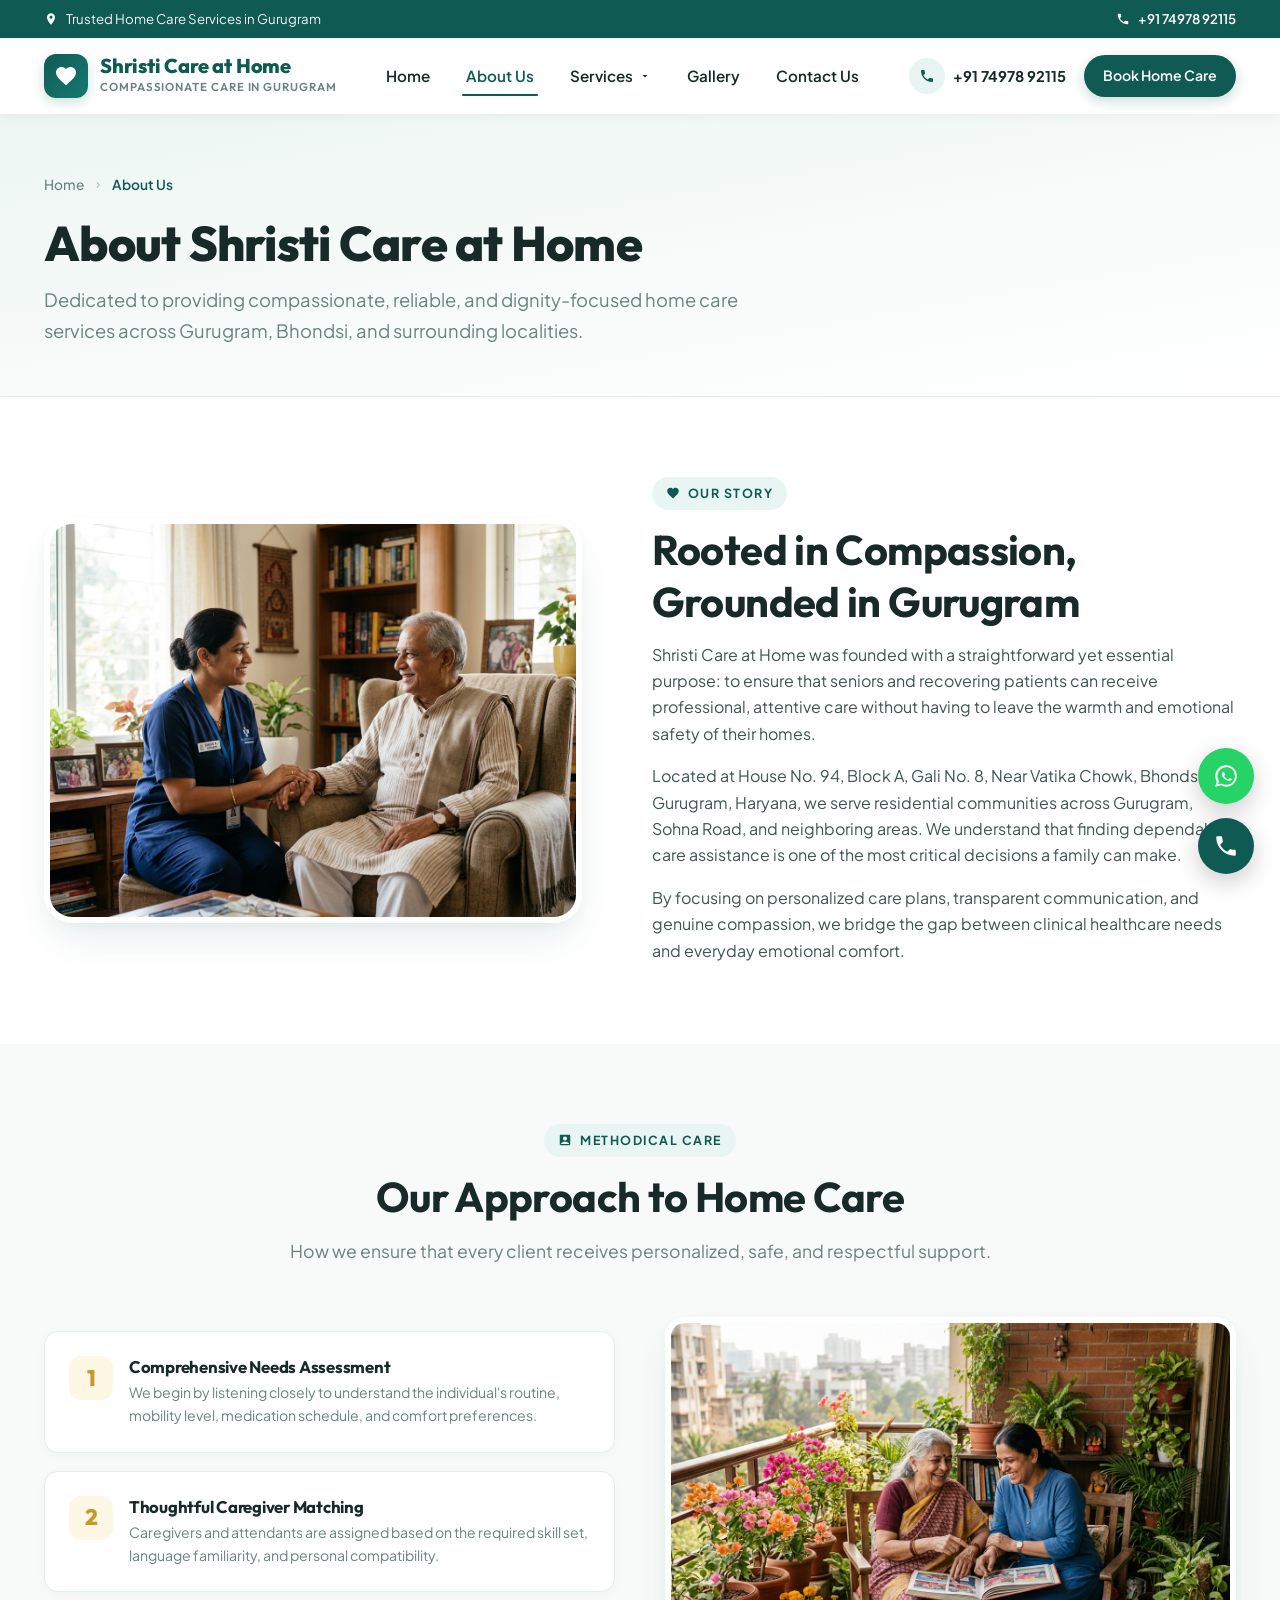
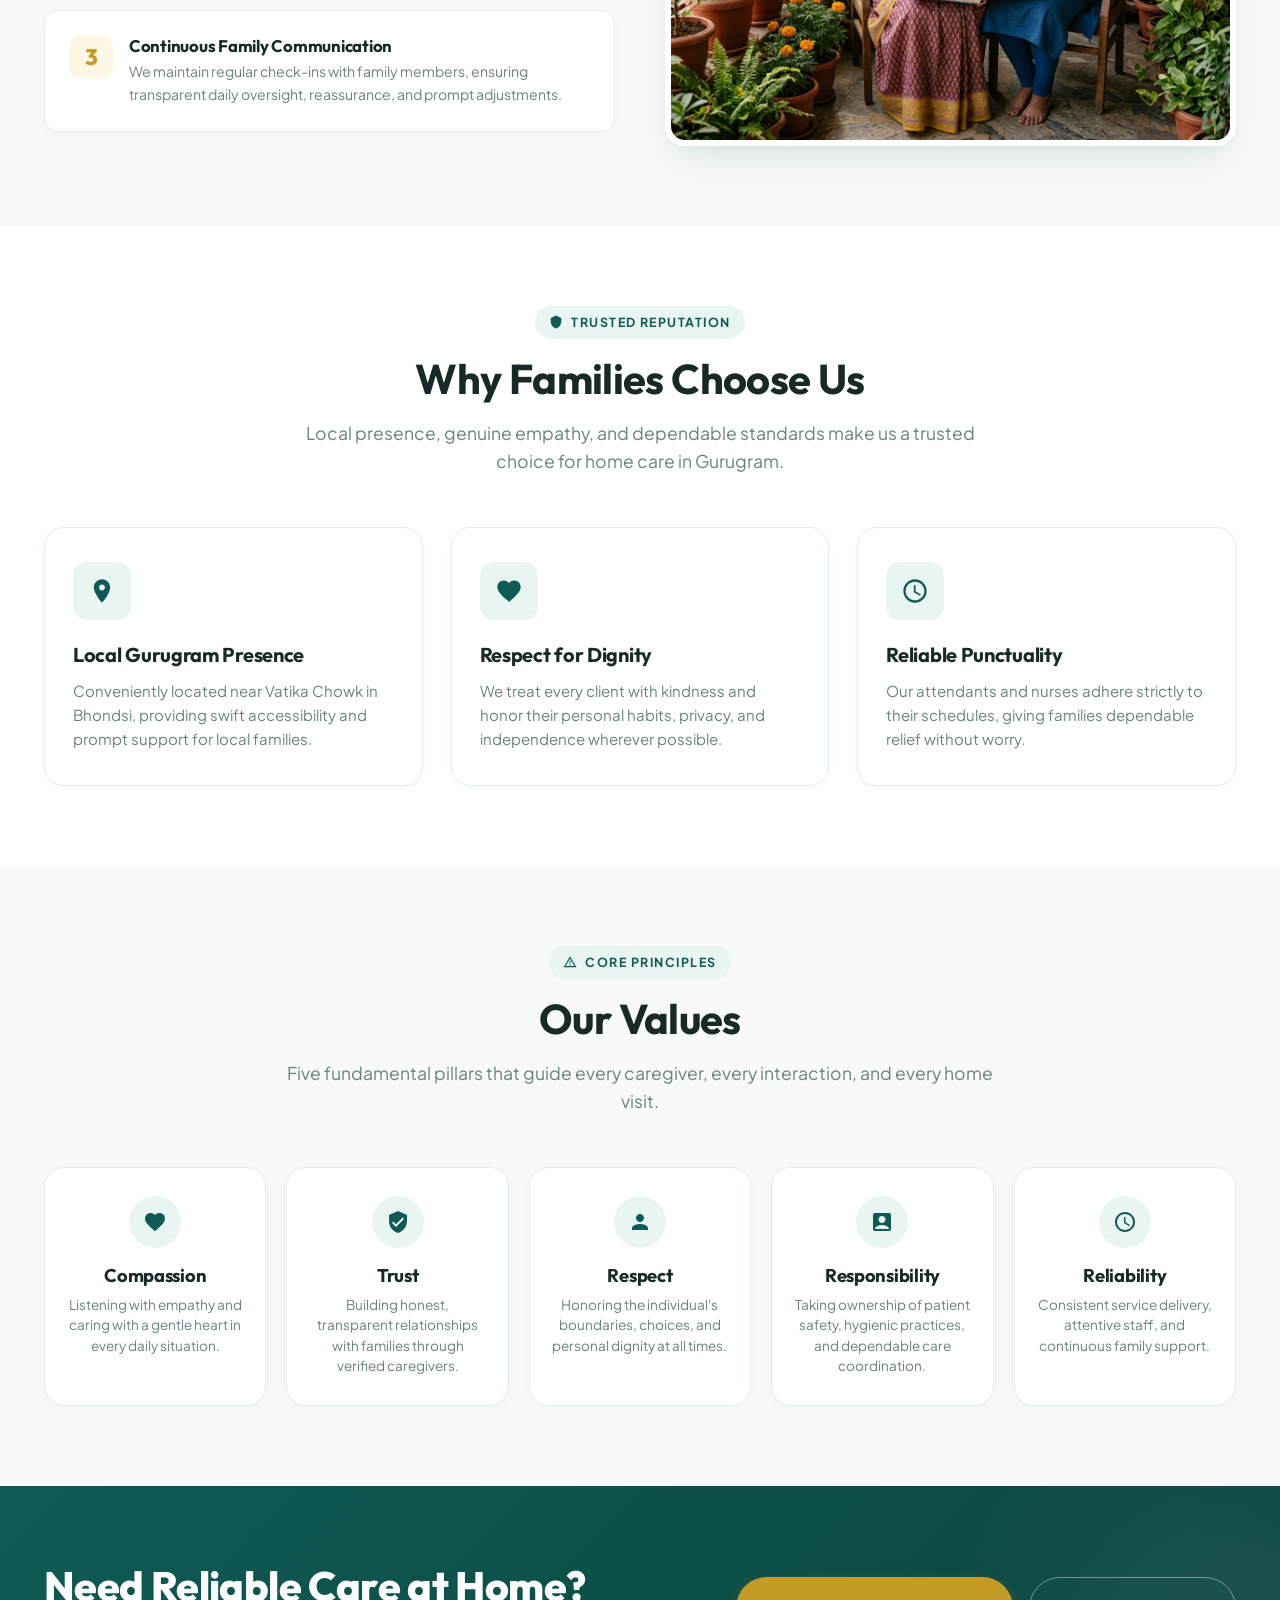
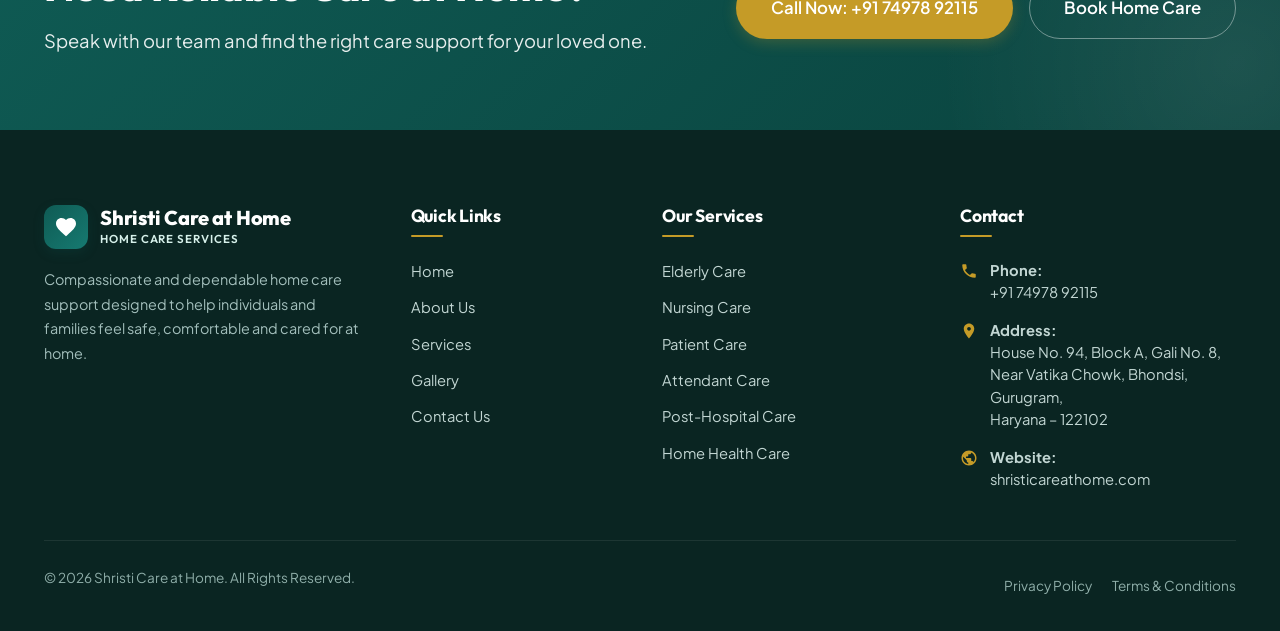
<file: about.html>
<!DOCTYPE html>
<html lang="en">
<head>
  <meta charset="UTF-8">
  <meta name="viewport" content="width=device-width, initial-scale=1.0">
  <title>About Us | Shristi Care at Home Gurugram</title>
  <meta name="description" content="Learn about Shristi Care at Home, a dependable home care provider in Gurugram and Bhondsi dedicated to compassion, dignity, comfort, and personalized family support.">
  <link rel="canonical" href="https://shristicareathome.com/about.html">

  <!-- Open Graph -->
  <meta property="og:type" content="website">
  <meta property="og:title" content="About Shristi Care at Home | Compassionate Care in Gurugram">
  <meta property="og:description" content="Serving Gurugram, Bhondsi & surrounding areas with trustworthy, empathetic home care tailored to each family's needs.">
  <meta property="og:url" content="https://shristicareathome.com/about.html">
  <meta property="og:image" content="https://shristicareathome.com/assets/images/about.jpg">

  <link rel="icon" type="image/svg+xml" href="data:image/svg+xml,%3Csvg xmlns='http://www.w3.org/2000/svg' viewBox='0 0 24 24' fill='%230f5b54'%3E%3Cpath d='M12 21.35l-1.45-1.32C5.4 15.36 2 12.28 2 8.5 2 5.42 4.42 3 7.5 3c1.74 0 3.41.81 4.5 2.09C13.09 3.81 14.76 3 16.5 3 19.58 3 22 5.42 22 8.5c0 3.78-3.4 6.86-8.55 11.54L12 21.35z'/%3E%3C/svg%3E">
  <link rel="stylesheet" href="assets/css/style.css">

  <!-- Schema.org JSON-LD -->
  <script type="application/ld+json">
  {
    "@context": "https://schema.org",
    "@type": "AboutPage",
    "name": "About Shristi Care at Home",
    "url": "https://shristicareathome.com/about.html",
    "description": "About Shristi Care at Home, a compassionate home care provider in Gurugram, Haryana.",
    "mainEntity": {
      "@type": "HomeHealthCareService",
      "name": "Shristi Care at Home",
      "telephone": "+91 74978 92115",
      "address": {
        "@type": "PostalAddress",
        "streetAddress": "House No. 94, Block A, Gali No. 8, Near Vatika Chowk, Bhondsi",
        "addressLocality": "Gurugram",
        "addressRegion": "Haryana",
        "postalCode": "122102",
        "addressCountry": "IN"
      }
    }
  }
  </script>
</head>
<body>

  <a href="#main-content" class="skip-link">Skip to main content</a>

  <!-- Top bar -->
  <div class="top-bar">
    <div class="container top-bar-inner">
      <div class="top-bar-location">
        <svg viewBox="0 0 24 24"><path d="M12 2C8.13 2 5 5.13 5 9c0 5.25 7 13 7 13s7-7.75 7-13c0-3.87-3.13-7-7-7zm0 9.5c-1.38 0-2.5-1.12-2.5-2.5s1.12-2.5 2.5-2.5 2.5 1.12 2.5 2.5-1.12 2.5-2.5 2.5z"/></svg>
        <span>Trusted Home Care Services in Gurugram</span>
      </div>
      <div class="top-bar-contact">
        <a href="tel:+917497892115" class="top-bar-phone" title="Call Shristi Care at Home">
          <svg viewBox="0 0 24 24"><path d="M6.62 10.79c1.44 2.83 3.76 5.14 6.59 6.59l2.2-2.2c.27-.27.67-.36 1.02-.24 1.12.37 2.33.57 3.57.57.55 0 1 .45 1 1V20c0 .55-.45 1-1 1-9.39 0-17-7.61-17-17 0-.55.45-1 1-1h3.5c.55 0 1 .45 1 1 0 1.25.2 2.45.57 3.57.11.35.03.74-.25 1.02l-2.2 2.2z"/></svg>
          <span>+91 74978 92115</span>
        </a>
      </div>
    </div>
  </div>

  <!-- Sticky Header -->
  <header class="site-header">
    <div class="container">
      <nav class="navbar" aria-label="Main Navigation">
        <a href="index.html" class="logo">
          <div class="logo-badge">
            <svg viewBox="0 0 24 24"><path d="M12 21.35l-1.45-1.32C5.4 15.36 2 12.28 2 8.5 2 5.42 4.42 3 7.5 3c1.74 0 3.41.81 4.5 2.09C13.09 3.81 14.76 3 16.5 3 19.58 3 22 5.42 22 8.5c0 3.78-3.4 6.86-8.55 11.54L12 21.35z"/></svg>
          </div>
          <div class="logo-text">
            <span class="logo-title">Shristi Care at Home</span>
            <span class="logo-subtitle">Compassionate Care in Gurugram</span>
          </div>
        </a>

        <ul class="nav-menu">
          <li class="nav-item">
            <a href="index.html" class="nav-link">Home</a>
          </li>
          <li class="nav-item">
            <a href="about.html" class="nav-link active">About Us</a>
          </li>
          <li class="nav-item has-dropdown">
            <a href="index.html#services" class="nav-link dropdown-toggle" aria-haspopup="true" aria-expanded="false">
              Services
              <svg class="chevron" viewBox="0 0 24 24"><path d="M7 10l5 5 5-5z"/></svg>
            </a>
            <ul class="dropdown-menu">
              <li class="dropdown-item"><a href="services/elderly-care.html">Elderly Care</a></li>
              <li class="dropdown-item"><a href="services/nursing-care.html">Nursing Care</a></li>
              <li class="dropdown-item"><a href="services/patient-care.html">Patient Care</a></li>
              <li class="dropdown-item"><a href="services/attendant-care.html">Attendant Care</a></li>
              <li class="dropdown-item"><a href="services/post-hospital-care.html">Post-Hospital Care</a></li>
              <li class="dropdown-item"><a href="services/home-health-care.html">Home Health Care</a></li>
            </ul>
          </li>
          <li class="nav-item">
            <a href="gallery.html" class="nav-link">Gallery</a>
          </li>
          <li class="nav-item">
            <a href="contact.html" class="nav-link">Contact Us</a>
          </li>
        </ul>

        <div class="nav-actions">
          <a href="tel:+917497892115" class="nav-phone" title="Call directly">
            <div class="nav-phone-icon">
              <svg viewBox="0 0 24 24"><path d="M6.62 10.79c1.44 2.83 3.76 5.14 6.59 6.59l2.2-2.2c.27-.27.67-.36 1.02-.24 1.12.37 2.33.57 3.57.57.55 0 1 .45 1 1V20c0 .55-.45 1-1 1-9.39 0-17-7.61-17-17 0-.55.45-1 1-1h3.5c.55 0 1 .45 1 1 0 1.25.2 2.45.57 3.57.11.35.03.74-.25 1.02l-2.2 2.2z"/></svg>
            </div>
            <span>+91 74978 92115</span>
          </a>
          <a href="contact.html" class="btn btn-primary btn-sm">Book Home Care</a>
        </div>

        <button class="mobile-toggle" aria-label="Toggle navigation menu" aria-expanded="false">
          <span class="hamburger-line"></span>
        </button>
      </nav>
    </div>
  </header>

  <main id="main-content">
    <!-- Inner Hero & Breadcrumbs -->
    <section class="inner-hero">
      <div class="container">
        <nav class="breadcrumbs" aria-label="Breadcrumb">
          <a href="index.html">Home</a>
          <svg class="sep" viewBox="0 0 24 24"><path d="M8.59 16.59L13.17 12 8.59 7.41 10 6l6 6-6 6z"/></svg>
          <span class="current">About Us</span>
        </nav>
        <h1 class="inner-hero-title">About Shristi Care at Home</h1>
        <p class="inner-hero-subtitle">
          Dedicated to providing compassionate, reliable, and dignity-focused home care services across Gurugram, Bhondsi, and surrounding localities.
        </p>
      </div>
    </section>

    <!-- Our Story Section -->
    <section class="section">
      <div class="container">
        <div class="about-intro-grid">
          <div class="about-intro-media">
            <div class="about-intro-image">
              <img src="assets/images/about.jpg" alt="Compassionate Caregiver and Patient interaction at Shristi Care at Home" width="580" height="460">
            </div>
          </div>

          <div class="about-intro-content">
            <div class="section-tag">
              <svg viewBox="0 0 24 24"><path d="M12 21.35l-1.45-1.32C5.4 15.36 2 12.28 2 8.5 2 5.42 4.42 3 7.5 3c1.74 0 3.41.81 4.5 2.09C13.09 3.81 14.76 3 16.5 3 19.58 3 22 5.42 22 8.5c0 3.78-3.4 6.86-8.55 11.54L12 21.35z"/></svg>
              <span>OUR STORY</span>
            </div>
            <h2 class="section-title">Rooted in Compassion, Grounded in Gurugram</h2>
            <p>
              Shristi Care at Home was founded with a straightforward yet essential purpose: to ensure that seniors and recovering patients can receive professional, attentive care without having to leave the warmth and emotional safety of their homes.
            </p>
            <p>
              Located at House No. 94, Block A, Gali No. 8, Near Vatika Chowk, Bhondsi, Gurugram, Haryana, we serve residential communities across Gurugram, Sohna Road, and neighboring areas. We understand that finding dependable care assistance is one of the most critical decisions a family can make.
            </p>
            <p>
              By focusing on personalized care plans, transparent communication, and genuine compassion, we bridge the gap between clinical healthcare needs and everyday emotional comfort.
            </p>
          </div>
        </div>
      </div>
    </section>

    <!-- Our Approach Section -->
    <section class="section section-bg-light">
      <div class="container">
        <div class="section-header">
          <div class="section-tag">
            <svg viewBox="0 0 24 24"><path d="M19 3H5c-1.1 0-2 .9-2 2v14c0 1.1.9 2 2 2h14c1.1 0 2-.9 2-2V5c0-1.1-.9-2-2-2zm-7 3c1.93 0 3.5 1.57 3.5 3.5S13.93 13 12 13s-3.5-1.57-3.5-3.5S10.07 6 12 6zm7 13H5v-.23c0-.62.28-1.2.76-1.58C7.47 15.82 9.64 15 12 15s4.53.82 6.24 2.19c.48.38.76.97.76 1.58v.23z"/></svg>
            <span>METHODICAL CARE</span>
          </div>
          <h2 class="section-title">Our Approach to Home Care</h2>
          <p class="section-subtitle">
            How we ensure that every client receives personalized, safe, and respectful support.
          </p>
        </div>

        <div class="care-approach-grid">
          <div>
            <div class="approach-card">
              <div class="approach-num">1</div>
              <div class="approach-text">
                <h4>Comprehensive Needs Assessment</h4>
                <p>We begin by listening closely to understand the individual's routine, mobility level, medication schedule, and comfort preferences.</p>
              </div>
            </div>

            <div class="approach-card">
              <div class="approach-num">2</div>
              <div class="approach-text">
                <h4>Thoughtful Caregiver Matching</h4>
                <p>Caregivers and attendants are assigned based on the required skill set, language familiarity, and personal compatibility.</p>
              </div>
            </div>

            <div class="approach-card">
              <div class="approach-num">3</div>
              <div class="approach-text">
                <h4>Continuous Family Communication</h4>
                <p>We maintain regular check-ins with family members, ensuring transparent daily oversight, reassurance, and prompt adjustments.</p>
              </div>
            </div>
          </div>

          <div>
            <div class="about-intro-image" style="border-radius: var(--radius-lg); overflow:hidden;">
              <img src="assets/images/gallery-companion.jpg" alt="Caregiver talking happily with elderly client" width="580" height="420">
            </div>
          </div>
        </div>
      </div>
    </section>

    <!-- Why Families Choose Us -->
    <section class="section">
      <div class="container">
        <div class="section-header">
          <div class="section-tag">
            <svg viewBox="0 0 24 24"><path d="M12 1L3 5v6c0 5.55 3.84 10.74 9 12 5.16-1.26 9-6.45 9-12V5l-9-4z"/></svg>
            <span>TRUSTED REPUTATION</span>
          </div>
          <h2 class="section-title">Why Families Choose Us</h2>
          <p class="section-subtitle">
            Local presence, genuine empathy, and dependable standards make us a trusted choice for home care in Gurugram.
          </p>
        </div>

        <div class="why-grid">
          <div class="why-card">
            <div class="why-icon-box">
              <svg viewBox="0 0 24 24"><path d="M12 2C8.13 2 5 5.13 5 9c0 5.25 7 13 7 13s7-7.75 7-13c0-3.87-3.13-7-7-7zm0 9.5c-1.38 0-2.5-1.12-2.5-2.5s1.12-2.5 2.5-2.5 2.5 1.12 2.5 2.5-1.12 2.5-2.5 2.5z"/></svg>
            </div>
            <h3>Local Gurugram Presence</h3>
            <p>Conveniently located near Vatika Chowk in Bhondsi, providing swift accessibility and prompt support for local families.</p>
          </div>

          <div class="why-card">
            <div class="why-icon-box">
              <svg viewBox="0 0 24 24"><path d="M12 21.35l-1.45-1.32C5.4 15.36 2 12.28 2 8.5 2 5.42 4.42 3 7.5 3c1.74 0 3.41.81 4.5 2.09C13.09 3.81 14.76 3 16.5 3 19.58 3 22 5.42 22 8.5c0 3.78-3.4 6.86-8.55 11.54L12 21.35z"/></svg>
            </div>
            <h3>Respect for Dignity</h3>
            <p>We treat every client with kindness and honor their personal habits, privacy, and independence wherever possible.</p>
          </div>

          <div class="why-card">
            <div class="why-icon-box">
              <svg viewBox="0 0 24 24"><path d="M11.99 2C6.47 2 2 6.48 2 12s4.47 10 9.99 10C17.52 22 22 17.52 22 12S17.52 2 11.99 2zM12 20c-4.42 0-8-3.58-8-8s3.58-8 8-8 8 3.58 8 8-3.58 8-8 8zm.5-13H11v6l5.25 3.15.75-1.23-4.5-2.67z"/></svg>
            </div>
            <h3>Reliable Punctuality</h3>
            <p>Our attendants and nurses adhere strictly to their schedules, giving families dependable relief without worry.</p>
          </div>
        </div>
      </div>
    </section>

    <!-- Our Values Section (Compassion, Trust, Respect, Responsibility, Reliability) -->
    <section class="section section-bg-light">
      <div class="container">
        <div class="section-header">
          <div class="section-tag">
            <svg viewBox="0 0 24 24"><path d="M12 2L1 21h22L12 2zm0 3.99L19.53 19H4.47L12 5.99zM11 16h2v2h-2zm0-6h2v4h-2z"/></svg>
            <span>CORE PRINCIPLES</span>
          </div>
          <h2 class="section-title">Our Values</h2>
          <p class="section-subtitle">
            Five fundamental pillars that guide every caregiver, every interaction, and every home visit.
          </p>
        </div>

        <div class="values-grid">
          <!-- Value 1: Compassion -->
          <div class="value-card">
            <div class="value-icon">
              <svg viewBox="0 0 24 24"><path d="M12 21.35l-1.45-1.32C5.4 15.36 2 12.28 2 8.5 2 5.42 4.42 3 7.5 3c1.74 0 3.41.81 4.5 2.09C13.09 3.81 14.76 3 16.5 3 19.58 3 22 5.42 22 8.5c0 3.78-3.4 6.86-8.55 11.54L12 21.35z"/></svg>
            </div>
            <h3>Compassion</h3>
            <p>Listening with empathy and caring with a gentle heart in every daily situation.</p>
          </div>

          <!-- Value 2: Trust -->
          <div class="value-card">
            <div class="value-icon">
              <svg viewBox="0 0 24 24"><path d="M12 1L3 5v6c0 5.55 3.84 10.74 9 12 5.16-1.26 9-6.45 9-12V5l-9-4zm-2 16l-4-4 1.41-1.41L10 14.17l6.59-6.59L18 9l-8 8z"/></svg>
            </div>
            <h3>Trust</h3>
            <p>Building honest, transparent relationships with families through verified caregivers.</p>
          </div>

          <!-- Value 3: Respect -->
          <div class="value-card">
            <div class="value-icon">
              <svg viewBox="0 0 24 24"><path d="M12 12c2.21 0 4-1.79 4-4s-1.79-4-4-4-4 1.79-4 4 1.79 4 4 4zm0 2c-2.67 0-8 1.34-8 4v2h16v-2c0-2.66-5.33-4-8-4z"/></svg>
            </div>
            <h3>Respect</h3>
            <p>Honoring the individual's boundaries, choices, and personal dignity at all times.</p>
          </div>

          <!-- Value 4: Responsibility -->
          <div class="value-card">
            <div class="value-icon">
              <svg viewBox="0 0 24 24"><path d="M19 3H5c-1.1 0-2 .9-2 2v14c0 1.1.9 2 2 2h14c1.1 0 2-.9 2-2V5c0-1.1-.9-2-2-2zm-7 3c1.93 0 3.5 1.57 3.5 3.5S13.93 13 12 13s-3.5-1.57-3.5-3.5S10.07 6 12 6zm7 13H5v-.23c0-.62.28-1.2.76-1.58C7.47 15.82 9.64 15 12 15s4.53.82 6.24 2.19c.48.38.76.97.76 1.58v.23z"/></svg>
            </div>
            <h3>Responsibility</h3>
            <p>Taking ownership of patient safety, hygienic practices, and dependable care coordination.</p>
          </div>

          <!-- Value 5: Reliability -->
          <div class="value-card">
            <div class="value-icon">
              <svg viewBox="0 0 24 24"><path d="M11.99 2C6.47 2 2 6.48 2 12s4.47 10 9.99 10C17.52 22 22 17.52 22 12S17.52 2 11.99 2zM12 20c-4.42 0-8-3.58-8-8s3.58-8 8-8 8 3.58 8 8-3.58 8-8 8zm.5-13H11v6l5.25 3.15.75-1.23-4.5-2.67z"/></svg>
            </div>
            <h3>Reliability</h3>
            <p>Consistent service delivery, attentive staff, and continuous family support.</p>
          </div>
        </div>
      </div>
    </section>

    <!-- CTA Section -->
    <section class="cta-section">
      <div class="container">
        <div class="cta-grid">
          <div class="cta-content">
            <h2 class="cta-title">Need Reliable Care at Home?</h2>
            <p class="cta-text">
              Speak with our team and find the right care support for your loved one.
            </p>
          </div>
          <div class="cta-actions">
            <a href="tel:+917497892115" class="btn btn-accent btn-lg">Call Now: +91 74978 92115</a>
            <a href="contact.html" class="btn btn-outline-white btn-lg">Book Home Care</a>
          </div>
        </div>
      </div>
    </section>
  </main>

  <!-- Footer -->
  <footer class="site-footer">
    <div class="container">
      <div class="footer-grid">
        <div class="footer-brand">
          <a href="index.html" class="logo">
            <div class="logo-badge">
              <svg viewBox="0 0 24 24"><path d="M12 21.35l-1.45-1.32C5.4 15.36 2 12.28 2 8.5 2 5.42 4.42 3 7.5 3c1.74 0 3.41.81 4.5 2.09C13.09 3.81 14.76 3 16.5 3 19.58 3 22 5.42 22 8.5c0 3.78-3.4 6.86-8.55 11.54L12 21.35z"/></svg>
            </div>
            <div class="logo-text">
              <span class="logo-title">Shristi Care at Home</span>
              <span class="logo-subtitle">Home Care Services</span>
            </div>
          </a>
          <p class="footer-desc">
            Compassionate and dependable home care support designed to help individuals and families feel safe, comfortable and cared for at home.
          </p>
        </div>

        <div>
          <h4 class="footer-col-title">Quick Links</h4>
          <ul class="footer-links">
            <li><a href="index.html">Home</a></li>
            <li><a href="about.html">About Us</a></li>
            <li><a href="index.html#services">Services</a></li>
            <li><a href="gallery.html">Gallery</a></li>
            <li><a href="contact.html">Contact Us</a></li>
          </ul>
        </div>

        <div>
          <h4 class="footer-col-title">Our Services</h4>
          <ul class="footer-links">
            <li><a href="services/elderly-care.html">Elderly Care</a></li>
            <li><a href="services/nursing-care.html">Nursing Care</a></li>
            <li><a href="services/patient-care.html">Patient Care</a></li>
            <li><a href="services/attendant-care.html">Attendant Care</a></li>
            <li><a href="services/post-hospital-care.html">Post-Hospital Care</a></li>
            <li><a href="services/home-health-care.html">Home Health Care</a></li>
          </ul>
        </div>

        <div>
          <h4 class="footer-col-title">Contact</h4>
          <div class="footer-contact-list">
            <div class="footer-contact-item">
              <svg viewBox="0 0 24 24"><path d="M6.62 10.79c1.44 2.83 3.76 5.14 6.59 6.59l2.2-2.2c.27-.27.67-.36 1.02-.24 1.12.37 2.33.57 3.57.57.55 0 1 .45 1 1V20c0 .55-.45 1-1 1-9.39 0-17-7.61-17-17 0-.55.45-1 1-1h3.5c.55 0 1 .45 1 1 0 1.25.2 2.45.57 3.57.11.35.03.74-.25 1.02l-2.2 2.2z"/></svg>
              <div>
                <strong>Phone:</strong><br>
                <a href="tel:+917497892115">+91 74978 92115</a>
              </div>
            </div>

            <div class="footer-contact-item">
              <svg viewBox="0 0 24 24"><path d="M12 2C8.13 2 5 5.13 5 9c0 5.25 7 13 7 13s7-7.75 7-13c0-3.87-3.13-7-7-7zm0 9.5c-1.38 0-2.5-1.12-2.5-2.5s1.12-2.5 2.5-2.5 2.5 1.12 2.5 2.5-1.12 2.5-2.5 2.5z"/></svg>
              <div>
                <strong>Address:</strong><br>
                House No. 94, Block A, Gali No. 8,<br>
                Near Vatika Chowk, Bhondsi, Gurugram,<br>
                Haryana – 122102
              </div>
            </div>

            <div class="footer-contact-item">
              <svg viewBox="0 0 24 24"><path d="M12 2C6.48 2 2 6.48 2 12s4.48 10 10 10 10-4.48 10-10S17.52 2 12 2zm-1 17.93c-3.95-.49-7-3.85-7-7.93 0-.62.08-1.21.21-1.79L9 15v1c0 1.1.9 2 2 2v1.93zm6.9-2.54c-.26-.81-1-1.39-1.9-1.39h-1v-3c0-.55-.45-1-1-1H8v-2h2c.55 0 1-.45 1-1V7h2c1.1 0 2-.9 2-2v-.41c2.93 1.19 5 4.06 5 7.41 0 2.08-.8 3.97-2.1 5.39z"/></svg>
              <div>
                <strong>Website:</strong><br>
                <a href="https://shristicareathome.com/">shristicareathome.com</a>
              </div>
            </div>
          </div>
        </div>
      </div>

      <div class="footer-bottom">
        <div class="footer-bottom-inner">
          <p>&copy; 2026 Shristi Care at Home. All Rights Reserved.</p>
          <div class="footer-bottom-links">
            <a href="privacy-policy.html">Privacy Policy</a>
            <a href="terms.html">Terms &amp; Conditions</a>
          </div>
        </div>
      </div>
    </div>
  </footer>

  <!-- Floating Action Buttons -->
  <aside class="floating-actions" aria-label="Quick contact buttons">
    <a href="https://wa.me/917497892115?text=Hello%2C%20I%20would%20like%20to%20know%20more%20about%20your%20home%20care%20services." target="_blank" rel="noopener noreferrer" class="float-btn float-btn-whatsapp" aria-label="Chat with Shristi Care at Home on WhatsApp">
      <svg viewBox="0 0 24 24"><path d="M12.04 2C6.58 2 2.13 6.45 2.13 11.91c0 1.75.46 3.45 1.32 4.95L2.05 22l5.25-1.38c1.45.79 3.08 1.21 4.74 1.21 5.46 0 9.91-4.45 9.91-9.91 0-2.65-1.03-5.14-2.9-7.01A9.816 9.816 0 0 0 12.04 2m.01 1.67c2.2 0 4.26.86 5.82 2.42a8.225 8.225 0 0 1 2.41 5.83c0 4.54-3.7 8.24-8.24 8.24-1.42 0-2.82-.37-4.06-1.07l-.29-.17-3.02.79.81-2.94-.19-.3a8.216 8.216 0 0 1-1.26-4.36c0-4.54 3.7-8.24 8.24-8.24m4.52 11.66c-.19.53-1.09 1.04-1.5 1.08-.4.04-.92.06-2.69-.67-2.14-.88-3.52-3.06-3.62-3.2-.11-.15-.88-1.17-.88-2.24s.56-1.59.76-1.81c.2-.22.44-.27.59-.27.15 0 .3 0 .43.01.14.01.32-.05.5.38.19.44.64 1.57.7 1.69.06.12.1.26.02.42-.08.16-.12.26-.24.4-.12.14-.25.32-.36.43-.12.12-.25.25-.11.49.14.24.62 1.02 1.33 1.65.91.81 1.68 1.06 1.92 1.18.24.12.38.1.52-.06.14-.16.6-.7.76-.94.16-.24.32-.2.54-.12.22.08 1.4.66 1.64.78.24.12.4.18.46.28.06.1.06.59-.13 1.12z"/></svg>
      <span class="float-btn-tooltip">Chat on WhatsApp</span>
    </a>
    <a href="tel:+917497892115" class="float-btn float-btn-phone" aria-label="Call +91 74978 92115">
      <svg viewBox="0 0 24 24"><path d="M6.62 10.79c1.44 2.83 3.76 5.14 6.59 6.59l2.2-2.2c.27-.27.67-.36 1.02-.24 1.12.37 2.33.57 3.57.57.55 0 1 .45 1 1V20c0 .55-.45 1-1 1-9.39 0-17-7.61-17-17 0-.55.45-1 1-1h3.5c.55 0 1 .45 1 1 0 1.25.2 2.45.57 3.57.11.35.03.74-.25 1.02l-2.2 2.2z"/></svg>
      <span class="float-btn-tooltip">Call +91 74978 92115</span>
    </a>
  </aside>

  <script src="assets/js/main.js"></script>
</body>
</html>
</file>
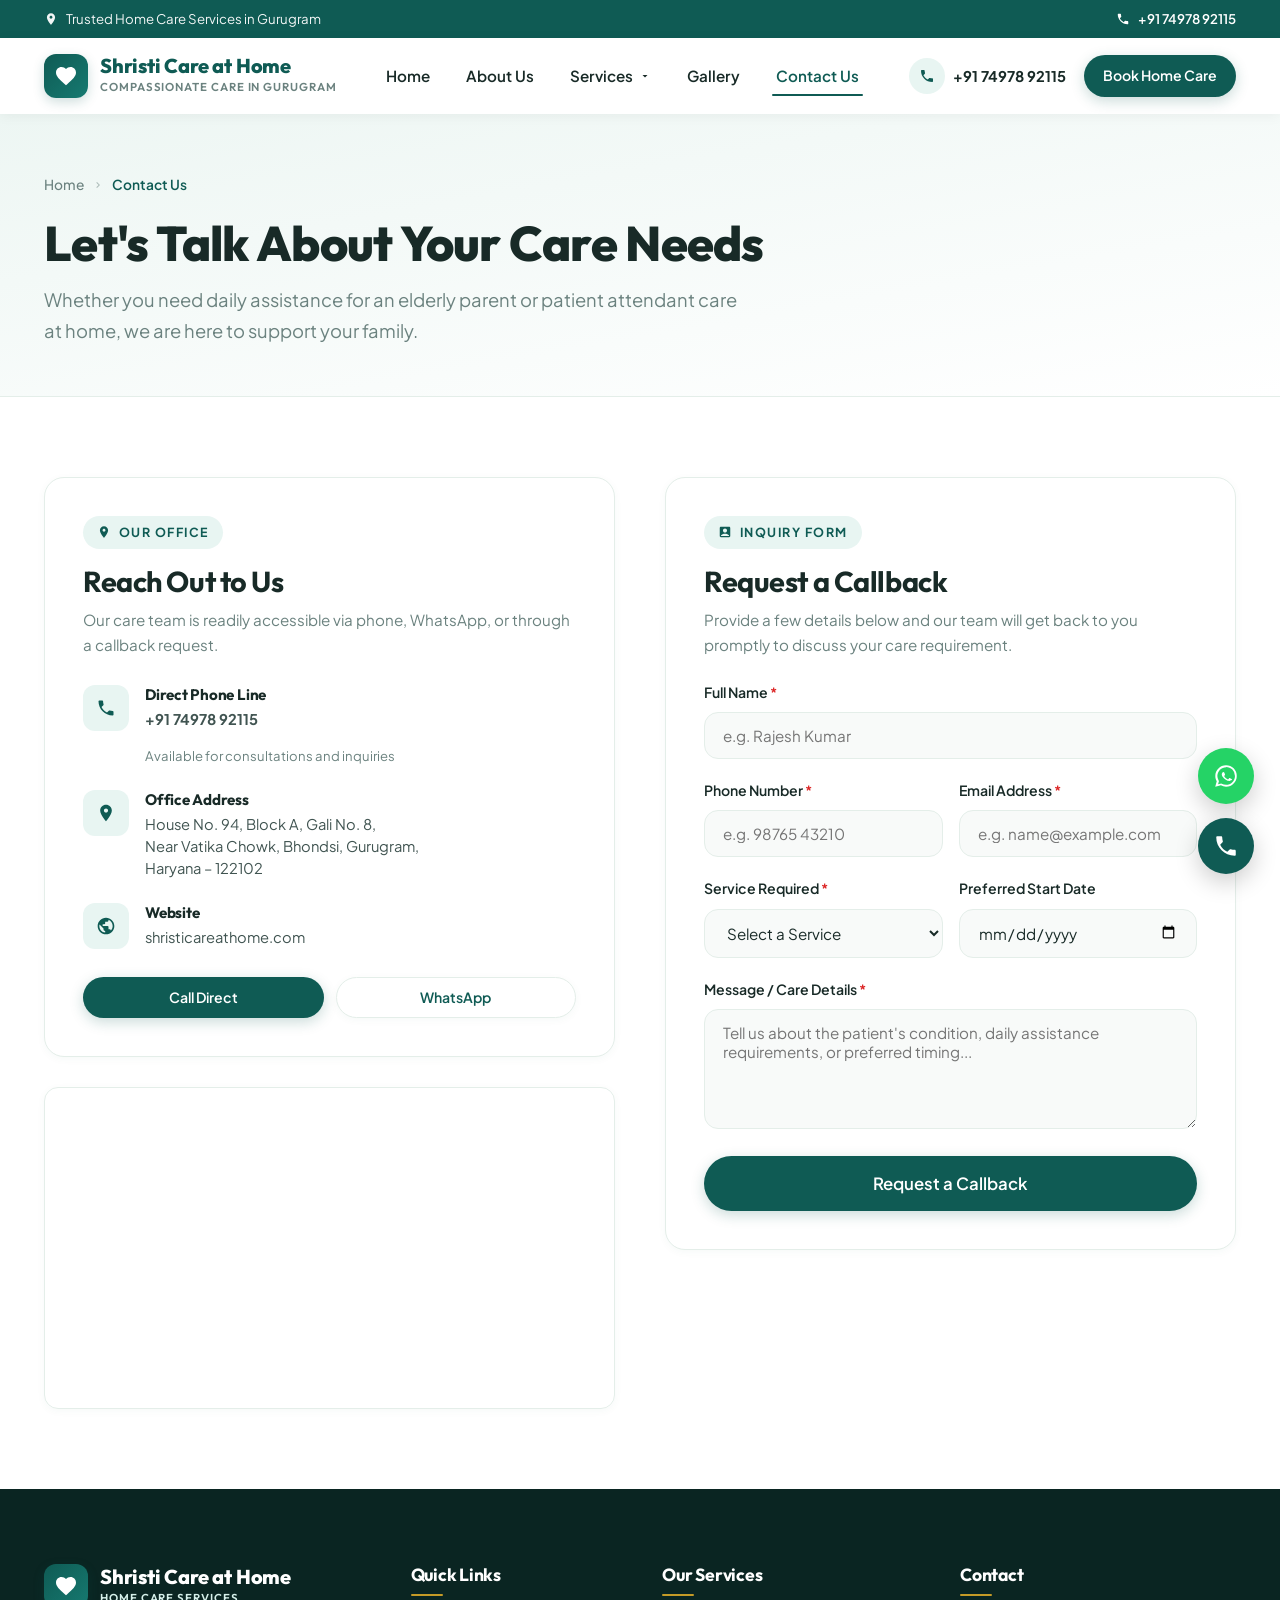
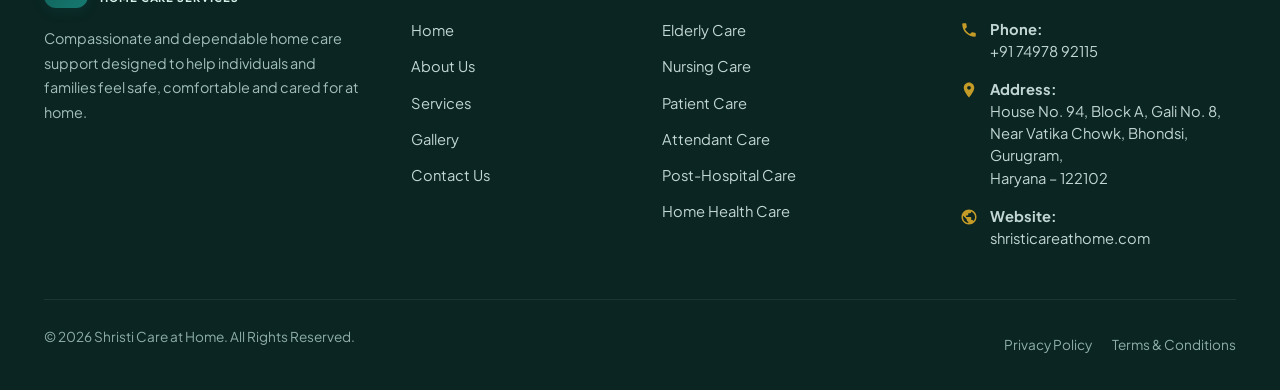
<file: contact.html>
<!DOCTYPE html>
<html lang="en">
<head>
  <meta charset="UTF-8">
  <meta name="viewport" content="width=device-width, initial-scale=1.0">
  <title>Contact Us | Shristi Care at Home Gurugram</title>
  <meta name="description" content="Get in touch with Shristi Care at Home in Gurugram, Bhondsi. Call +91 74978 92115 or request a callback for compassionate home healthcare and elderly assistance.">
  <link rel="canonical" href="https://shristicareathome.com/contact.html">

  <meta property="og:type" content="website">
  <meta property="og:title" content="Contact Shristi Care at Home | Care Support in Gurugram">
  <meta property="og:description" content="Talk to our care coordinators today. Prompt home care assistance in Bhondsi and Gurugram.">
  <meta property="og:url" content="https://shristicareathome.com/contact.html">
  <meta property="og:image" content="https://shristicareathome.com/assets/images/hero.jpg">

  <link rel="icon" type="image/svg+xml" href="data:image/svg+xml,%3Csvg xmlns='http://www.w3.org/2000/svg' viewBox='0 0 24 24' fill='%230f5b54'%3E%3Cpath d='M12 21.35l-1.45-1.32C5.4 15.36 2 12.28 2 8.5 2 5.42 4.42 3 7.5 3c1.74 0 3.41.81 4.5 2.09C13.09 3.81 14.76 3 16.5 3 19.58 3 22 5.42 22 8.5c0 3.78-3.4 6.86-8.55 11.54L12 21.35z'/%3E%3C/svg%3E">
  <link rel="stylesheet" href="assets/css/style.css">

  <script type="application/ld+json">
  {
    "@context": "https://schema.org",
    "@type": "ContactPage",
    "name": "Contact Shristi Care at Home",
    "url": "https://shristicareathome.com/contact.html",
    "description": "Contact Shristi Care at Home for personalized home healthcare in Gurugram, Haryana.",
    "mainEntity": {
      "@type": "HomeHealthCareService",
      "name": "Shristi Care at Home",
      "telephone": "+91 74978 92115",
      "address": {
        "@type": "PostalAddress",
        "streetAddress": "House No. 94, Block A, Gali No. 8, Near Vatika Chowk, Bhondsi",
        "addressLocality": "Gurugram",
        "addressRegion": "Haryana",
        "postalCode": "122102",
        "addressCountry": "IN"
      },
      "geo": {
        "@type": "GeoCoordinates",
        "latitude": 28.35861457571454,
        "longitude": 77.0565757119425
      }
    }
  }
  </script>
</head>
<body>

  <a href="#main-content" class="skip-link">Skip to main content</a>

  <!-- Top bar -->
  <div class="top-bar">
    <div class="container top-bar-inner">
      <div class="top-bar-location">
        <svg viewBox="0 0 24 24"><path d="M12 2C8.13 2 5 5.13 5 9c0 5.25 7 13 7 13s7-7.75 7-13c0-3.87-3.13-7-7-7zm0 9.5c-1.38 0-2.5-1.12-2.5-2.5s1.12-2.5 2.5-2.5 2.5 1.12 2.5 2.5-1.12 2.5-2.5 2.5z"/></svg>
        <span>Trusted Home Care Services in Gurugram</span>
      </div>
      <div class="top-bar-contact">
        <a href="tel:+917497892115" class="top-bar-phone" title="Call Shristi Care at Home">
          <svg viewBox="0 0 24 24"><path d="M6.62 10.79c1.44 2.83 3.76 5.14 6.59 6.59l2.2-2.2c.27-.27.67-.36 1.02-.24 1.12.37 2.33.57 3.57.57.55 0 1 .45 1 1V20c0 .55-.45 1-1 1-9.39 0-17-7.61-17-17 0-.55.45-1 1-1h3.5c.55 0 1 .45 1 1 0 1.25.2 2.45.57 3.57.11.35.03.74-.25 1.02l-2.2 2.2z"/></svg>
          <span>+91 74978 92115</span>
        </a>
      </div>
    </div>
  </div>

  <!-- Sticky Header -->
  <header class="site-header">
    <div class="container">
      <nav class="navbar" aria-label="Main Navigation">
        <a href="index.html" class="logo">
          <div class="logo-badge">
            <svg viewBox="0 0 24 24"><path d="M12 21.35l-1.45-1.32C5.4 15.36 2 12.28 2 8.5 2 5.42 4.42 3 7.5 3c1.74 0 3.41.81 4.5 2.09C13.09 3.81 14.76 3 16.5 3 19.58 3 22 5.42 22 8.5c0 3.78-3.4 6.86-8.55 11.54L12 21.35z"/></svg>
          </div>
          <div class="logo-text">
            <span class="logo-title">Shristi Care at Home</span>
            <span class="logo-subtitle">Compassionate Care in Gurugram</span>
          </div>
        </a>

        <ul class="nav-menu">
          <li class="nav-item">
            <a href="index.html" class="nav-link">Home</a>
          </li>
          <li class="nav-item">
            <a href="about.html" class="nav-link">About Us</a>
          </li>
          <li class="nav-item has-dropdown">
            <a href="index.html#services" class="nav-link dropdown-toggle" aria-haspopup="true" aria-expanded="false">
              Services
              <svg class="chevron" viewBox="0 0 24 24"><path d="M7 10l5 5 5-5z"/></svg>
            </a>
            <ul class="dropdown-menu">
              <li class="dropdown-item"><a href="services/elderly-care.html">Elderly Care</a></li>
              <li class="dropdown-item"><a href="services/nursing-care.html">Nursing Care</a></li>
              <li class="dropdown-item"><a href="services/patient-care.html">Patient Care</a></li>
              <li class="dropdown-item"><a href="services/attendant-care.html">Attendant Care</a></li>
              <li class="dropdown-item"><a href="services/post-hospital-care.html">Post-Hospital Care</a></li>
              <li class="dropdown-item"><a href="services/home-health-care.html">Home Health Care</a></li>
            </ul>
          </li>
          <li class="nav-item">
            <a href="gallery.html" class="nav-link">Gallery</a>
          </li>
          <li class="nav-item">
            <a href="contact.html" class="nav-link active">Contact Us</a>
          </li>
        </ul>

        <div class="nav-actions">
          <a href="tel:+917497892115" class="nav-phone" title="Call directly">
            <div class="nav-phone-icon">
              <svg viewBox="0 0 24 24"><path d="M6.62 10.79c1.44 2.83 3.76 5.14 6.59 6.59l2.2-2.2c.27-.27.67-.36 1.02-.24 1.12.37 2.33.57 3.57.57.55 0 1 .45 1 1V20c0 .55-.45 1-1 1-9.39 0-17-7.61-17-17 0-.55.45-1 1-1h3.5c.55 0 1 .45 1 1 0 1.25.2 2.45.57 3.57.11.35.03.74-.25 1.02l-2.2 2.2z"/></svg>
            </div>
            <span>+91 74978 92115</span>
          </a>
          <a href="contact.html" class="btn btn-primary btn-sm">Book Home Care</a>
        </div>

        <button class="mobile-toggle" aria-label="Toggle navigation menu" aria-expanded="false">
          <span class="hamburger-line"></span>
        </button>
      </nav>
    </div>
  </header>

  <main id="main-content">
    <!-- Breadcrumb & Inner Hero -->
    <section class="inner-hero">
      <div class="container">
        <nav class="breadcrumbs" aria-label="Breadcrumb">
          <a href="index.html">Home</a>
          <svg class="sep" viewBox="0 0 24 24"><path d="M8.59 16.59L13.17 12 8.59 7.41 10 6l6 6-6 6z"/></svg>
          <span class="current">Contact Us</span>
        </nav>
        <h1 class="inner-hero-title">Let's Talk About Your Care Needs</h1>
        <p class="inner-hero-subtitle">
          Whether you need daily assistance for an elderly parent or patient attendant care at home, we are here to support your family.
        </p>
      </div>
    </section>

    <!-- Contact Content: Details + Interactive Form + Map -->
    <section class="section">
      <div class="container">
        <div class="contact-grid">
          <!-- Left Column: Contact Information & Google Map -->
          <div>
            <div class="contact-card">
              <div class="section-tag">
                <svg viewBox="0 0 24 24"><path d="M12 2C8.13 2 5 5.13 5 9c0 5.25 7 13 7 13s7-7.75 7-13c0-3.87-3.13-7-7-7zm0 9.5c-1.38 0-2.5-1.12-2.5-2.5s1.12-2.5 2.5-2.5 2.5 1.12 2.5 2.5-1.12 2.5-2.5 2.5z"/></svg>
                <span>OUR OFFICE</span>
              </div>
              <h2 style="font-size: 1.8rem; margin-bottom: 8px;">Reach Out to Us</h2>
              <p style="color: var(--text-muted); font-size: 0.95rem;">
                Our care team is readily accessible via phone, WhatsApp, or through a callback request.
              </p>

              <div class="contact-info-list">
                <!-- Phone -->
                <div class="contact-info-item">
                  <div class="contact-info-icon">
                    <svg viewBox="0 0 24 24"><path d="M6.62 10.79c1.44 2.83 3.76 5.14 6.59 6.59l2.2-2.2c.27-.27.67-.36 1.02-.24 1.12.37 2.33.57 3.57.57.55 0 1 .45 1 1V20c0 .55-.45 1-1 1-9.39 0-17-7.61-17-17 0-.55.45-1 1-1h3.5c.55 0 1 .45 1 1 0 1.25.2 2.45.57 3.57.11.35.03.74-.25 1.02l-2.2 2.2z"/></svg>
                  </div>
                  <div class="contact-info-content">
                    <h4>Direct Phone Line</h4>
                    <p><a href="tel:+917497892115"><strong>+91 74978 92115</strong></a></p>
                    <p style="font-size: 0.82rem; color: var(--text-muted);">Available for consultations and inquiries</p>
                  </div>
                </div>

                <!-- Address -->
                <div class="contact-info-item">
                  <div class="contact-info-icon">
                    <svg viewBox="0 0 24 24"><path d="M12 2C8.13 2 5 5.13 5 9c0 5.25 7 13 7 13s7-7.75 7-13c0-3.87-3.13-7-7-7zm0 9.5c-1.38 0-2.5-1.12-2.5-2.5s1.12-2.5 2.5-2.5 2.5 1.12 2.5 2.5-1.12 2.5-2.5 2.5z"/></svg>
                  </div>
                  <div class="contact-info-content">
                    <h4>Office Address</h4>
                    <p>
                      House No. 94, Block A, Gali No. 8,<br>
                      Near Vatika Chowk, Bhondsi, Gurugram,<br>
                      Haryana – 122102
                    </p>
                  </div>
                </div>

                <!-- Website -->
                <div class="contact-info-item">
                  <div class="contact-info-icon">
                    <svg viewBox="0 0 24 24"><path d="M12 2C6.48 2 2 6.48 2 12s4.48 10 10 10 10-4.48 10-10S17.52 2 12 2zm-1 17.93c-3.95-.49-7-3.85-7-7.93 0-.62.08-1.21.21-1.79L9 15v1c0 1.1.9 2 2 2v1.93zm6.9-2.54c-.26-.81-1-1.39-1.9-1.39h-1v-3c0-.55-.45-1-1-1H8v-2h2c.55 0 1-.45 1-1V7h2c1.1 0 2-.9 2-2v-.41c2.93 1.19 5 4.06 5 7.41 0 2.08-.8 3.97-2.1 5.39z"/></svg>
                  </div>
                  <div class="contact-info-content">
                    <h4>Website</h4>
                    <p><a href="https://shristicareathome.com/" target="_blank" rel="noopener">shristicareathome.com</a></p>
                  </div>
                </div>
              </div>

              <!-- Quick action links -->
              <div style="display:flex; gap:12px; margin-top: 10px;">
                <a href="tel:+917497892115" class="btn btn-primary btn-sm" style="flex:1;">Call Direct</a>
                <a href="https://wa.me/917497892115?text=Hello%2C%20I%20would%20like%20to%20know%20more%20about%20your%20home%20care%20services." target="_blank" rel="noopener" class="btn btn-secondary btn-sm" style="flex:1;">WhatsApp</a>
              </div>
            </div>

            <!-- Responsive Google Maps Embed -->
            <div class="contact-map-wrapper">
              <iframe src="https://www.google.com/maps/embed?pb=!1m18!1m12!1m3!1d3511.0077740471734!2d77.0565757119425!3d28.35861457571454!2m3!1f0!2f0!3f0!3m2!1i1024!2i768!4f13.1!3m3!1m2!1s0x390d23ba1f3195a3%3A0xa2af382edbbaa554!2sShristi%20Care%20at%20Home!5e0!3m2!1sen!2sin!4v1791174499705!5m2!1sen!2sin" width="600" height="450" style="border:0;" allowfullscreen="" loading="lazy" referrerpolicy="strict-origin-when-cross-origin" title="Shristi Care at Home Location Map"></iframe>
            </div>
          </div>

          <!-- Right Column: Interactive Callback / Care Request Form -->
          <div class="contact-card">
            <div class="section-tag">
              <svg viewBox="0 0 24 24"><path d="M19 3H5c-1.1 0-2 .9-2 2v14c0 1.1.9 2 2 2h14c1.1 0 2-.9 2-2V5c0-1.1-.9-2-2-2zm-7 3c1.93 0 3.5 1.57 3.5 3.5S13.93 13 12 13s-3.5-1.57-3.5-3.5S10.07 6 12 6zm7 13H5v-.23c0-.62.28-1.2.76-1.58C7.47 15.82 9.64 15 12 15s4.53.82 6.24 2.19c.48.38.76.97.76 1.58v.23z"/></svg>
              <span>INQUIRY FORM</span>
            </div>
            <h2 style="font-size: 1.8rem; margin-bottom: 8px;">Request a Callback</h2>
            <p style="color: var(--text-muted); font-size: 0.95rem; margin-bottom: 24px;">
              Provide a few details below and our team will get back to you promptly to discuss your care requirement.
            </p>

            <form id="contactForm" novalidate>
              <!-- Full Name -->
              <div class="form-group">
                <label for="fullName" class="form-label">Full Name <span class="req">*</span></label>
                <input type="text" id="fullName" name="fullName" class="form-input" placeholder="e.g. Rajesh Kumar" required>
                <div class="form-error-msg">Please enter your full name.</div>
              </div>

              <!-- Phone & Email Row -->
              <div class="form-row">
                <div class="form-group">
                  <label for="phoneNumber" class="form-label">Phone Number <span class="req">*</span></label>
                  <input type="tel" id="phoneNumber" name="phoneNumber" class="form-input" placeholder="e.g. 98765 43210" required>
                  <div class="form-error-msg">Please enter a valid 10-digit mobile number.</div>
                </div>

                <div class="form-group">
                  <label for="emailAddress" class="form-label">Email Address <span class="req">*</span></label>
                  <input type="email" id="emailAddress" name="emailAddress" class="form-input" placeholder="e.g. name@example.com" required>
                  <div class="form-error-msg">Please provide a valid email address.</div>
                </div>
              </div>

              <!-- Service Required & Preferred Date Row -->
              <div class="form-row">
                <div class="form-group">
                  <label for="serviceRequired" class="form-label">Service Required <span class="req">*</span></label>
                  <select id="serviceRequired" name="serviceRequired" class="form-select" required>
                    <option value="" disabled selected>Select a Service</option>
                    <option value="Elderly Care">Elderly Care</option>
                    <option value="Nursing Care">Nursing Care</option>
                    <option value="Patient Care">Patient Care</option>
                    <option value="Attendant Care">Attendant Care</option>
                    <option value="Post-Hospital Care">Post-Hospital Care</option>
                    <option value="Home Health Care">Home Health Care</option>
                  </select>
                  <div class="form-error-msg">Please select a required service.</div>
                </div>

                <div class="form-group">
                  <label for="preferredDate" class="form-label">Preferred Start Date</label>
                  <input type="date" id="preferredDate" name="preferredDate" class="form-input">
                </div>
              </div>

              <!-- Message -->
              <div class="form-group">
                <label for="careMessage" class="form-label">Message / Care Details <span class="req">*</span></label>
                <textarea id="careMessage" name="careMessage" class="form-textarea" placeholder="Tell us about the patient's condition, daily assistance requirements, or preferred timing..." required></textarea>
                <div class="form-error-msg">Please provide details about your care requirement.</div>
              </div>

              <!-- Submit Button -->
              <button type="submit" class="btn btn-primary btn-lg" style="width: 100%;">
                Request a Callback
              </button>
            </form>

            <!-- Success Box -->
            <div id="formSuccessMessage" class="form-success-box" role="status" aria-live="polite">
              <div class="form-success-icon">
                <svg viewBox="0 0 24 24"><path d="M9 16.17L4.83 12l-1.42 1.41L9 19 21 7l-1.41-1.41z"/></svg>
              </div>
              <h4>Thank you, <span class="success-client-name">Valued Client</span>!</h4>
              <p>Your callback request has been received. Our care coordinator in Gurugram will reach out to you shortly at the provided contact number.</p>
            </div>
          </div>
        </div>
      </div>
    </section>
  </main>

  <!-- Footer -->
  <footer class="site-footer">
    <div class="container">
      <div class="footer-grid">
        <div class="footer-brand">
          <a href="index.html" class="logo">
            <div class="logo-badge">
              <svg viewBox="0 0 24 24"><path d="M12 21.35l-1.45-1.32C5.4 15.36 2 12.28 2 8.5 2 5.42 4.42 3 7.5 3c1.74 0 3.41.81 4.5 2.09C13.09 3.81 14.76 3 16.5 3 19.58 3 22 5.42 22 8.5c0 3.78-3.4 6.86-8.55 11.54L12 21.35z"/></svg>
            </div>
            <div class="logo-text">
              <span class="logo-title">Shristi Care at Home</span>
              <span class="logo-subtitle">Home Care Services</span>
            </div>
          </a>
          <p class="footer-desc">
            Compassionate and dependable home care support designed to help individuals and families feel safe, comfortable and cared for at home.
          </p>
        </div>

        <div>
          <h4 class="footer-col-title">Quick Links</h4>
          <ul class="footer-links">
            <li><a href="index.html">Home</a></li>
            <li><a href="about.html">About Us</a></li>
            <li><a href="index.html#services">Services</a></li>
            <li><a href="gallery.html">Gallery</a></li>
            <li><a href="contact.html">Contact Us</a></li>
          </ul>
        </div>

        <div>
          <h4 class="footer-col-title">Our Services</h4>
          <ul class="footer-links">
            <li><a href="services/elderly-care.html">Elderly Care</a></li>
            <li><a href="services/nursing-care.html">Nursing Care</a></li>
            <li><a href="services/patient-care.html">Patient Care</a></li>
            <li><a href="services/attendant-care.html">Attendant Care</a></li>
            <li><a href="services/post-hospital-care.html">Post-Hospital Care</a></li>
            <li><a href="services/home-health-care.html">Home Health Care</a></li>
          </ul>
        </div>

        <div>
          <h4 class="footer-col-title">Contact</h4>
          <div class="footer-contact-list">
            <div class="footer-contact-item">
              <svg viewBox="0 0 24 24"><path d="M6.62 10.79c1.44 2.83 3.76 5.14 6.59 6.59l2.2-2.2c.27-.27.67-.36 1.02-.24 1.12.37 2.33.57 3.57.57.55 0 1 .45 1 1V20c0 .55-.45 1-1 1-9.39 0-17-7.61-17-17 0-.55.45-1 1-1h3.5c.55 0 1 .45 1 1 0 1.25.2 2.45.57 3.57.11.35.03.74-.25 1.02l-2.2 2.2z"/></svg>
              <div>
                <strong>Phone:</strong><br>
                <a href="tel:+917497892115">+91 74978 92115</a>
              </div>
            </div>

            <div class="footer-contact-item">
              <svg viewBox="0 0 24 24"><path d="M12 2C8.13 2 5 5.13 5 9c0 5.25 7 13 7 13s7-7.75 7-13c0-3.87-3.13-7-7-7zm0 9.5c-1.38 0-2.5-1.12-2.5-2.5s1.12-2.5 2.5-2.5 2.5 1.12 2.5 2.5-1.12 2.5-2.5 2.5z"/></svg>
              <div>
                <strong>Address:</strong><br>
                House No. 94, Block A, Gali No. 8,<br>
                Near Vatika Chowk, Bhondsi, Gurugram,<br>
                Haryana – 122102
              </div>
            </div>

            <div class="footer-contact-item">
              <svg viewBox="0 0 24 24"><path d="M12 2C6.48 2 2 6.48 2 12s4.48 10 10 10 10-4.48 10-10S17.52 2 12 2zm-1 17.93c-3.95-.49-7-3.85-7-7.93 0-.62.08-1.21.21-1.79L9 15v1c0 1.1.9 2 2 2v1.93zm6.9-2.54c-.26-.81-1-1.39-1.9-1.39h-1v-3c0-.55-.45-1-1-1H8v-2h2c.55 0 1-.45 1-1V7h2c1.1 0 2-.9 2-2v-.41c2.93 1.19 5 4.06 5 7.41 0 2.08-.8 3.97-2.1 5.39z"/></svg>
              <div>
                <strong>Website:</strong><br>
                <a href="https://shristicareathome.com/">shristicareathome.com</a>
              </div>
            </div>
          </div>
        </div>
      </div>

      <div class="footer-bottom">
        <div class="footer-bottom-inner">
          <p>&copy; 2026 Shristi Care at Home. All Rights Reserved.</p>
          <div class="footer-bottom-links">
            <a href="privacy-policy.html">Privacy Policy</a>
            <a href="terms.html">Terms &amp; Conditions</a>
          </div>
        </div>
      </div>
    </div>
  </footer>

  <!-- Floating Buttons -->
  <aside class="floating-actions" aria-label="Quick contact buttons">
    <a href="https://wa.me/917497892115?text=Hello%2C%20I%20would%20like%20to%20know%20more%20about%20your%20home%20care%20services." target="_blank" rel="noopener noreferrer" class="float-btn float-btn-whatsapp" aria-label="Chat with Shristi Care at Home on WhatsApp">
      <svg viewBox="0 0 24 24"><path d="M12.04 2C6.58 2 2.13 6.45 2.13 11.91c0 1.75.46 3.45 1.32 4.95L2.05 22l5.25-1.38c1.45.79 3.08 1.21 4.74 1.21 5.46 0 9.91-4.45 9.91-9.91 0-2.65-1.03-5.14-2.9-7.01A9.816 9.816 0 0 0 12.04 2m.01 1.67c2.2 0 4.26.86 5.82 2.42a8.225 8.225 0 0 1 2.41 5.83c0 4.54-3.7 8.24-8.24 8.24-1.42 0-2.82-.37-4.06-1.07l-.29-.17-3.02.79.81-2.94-.19-.3a8.216 8.216 0 0 1-1.26-4.36c0-4.54 3.7-8.24 8.24-8.24m4.52 11.66c-.19.53-1.09 1.04-1.5 1.08-.4.04-.92.06-2.69-.67-2.14-.88-3.52-3.06-3.62-3.2-.11-.15-.88-1.17-.88-2.24s.56-1.59.76-1.81c.2-.22.44-.27.59-.27.15 0 .3 0 .43.01.14.01.32-.05.5.38.19.44.64 1.57.7 1.69.06.12.1.26.02.42-.08.16-.12.26-.24.4-.12.14-.25.32-.36.43-.12.12-.25.25-.11.49.14.24.62 1.02 1.33 1.65.91.81 1.68 1.06 1.92 1.18.24.12.38.1.52-.06.14-.16.6-.7.76-.94.16-.24.32-.2.54-.12.22.08 1.4.66 1.64.78.24.12.4.18.46.28.06.1.06.59-.13 1.12z"/></svg>
      <span class="float-btn-tooltip">Chat on WhatsApp</span>
    </a>
    <a href="tel:+917497892115" class="float-btn float-btn-phone" aria-label="Call +91 74978 92115">
      <svg viewBox="0 0 24 24"><path d="M6.62 10.79c1.44 2.83 3.76 5.14 6.59 6.59l2.2-2.2c.27-.27.67-.36 1.02-.24 1.12.37 2.33.57 3.57.57.55 0 1 .45 1 1V20c0 .55-.45 1-1 1-9.39 0-17-7.61-17-17 0-.55.45-1 1-1h3.5c.55 0 1 .45 1 1 0 1.25.2 2.45.57 3.57.11.35.03.74-.25 1.02l-2.2 2.2z"/></svg>
      <span class="float-btn-tooltip">Call +91 74978 92115</span>
    </a>
  </aside>

  <script src="assets/js/main.js"></script>
</body>
</html>
</file>
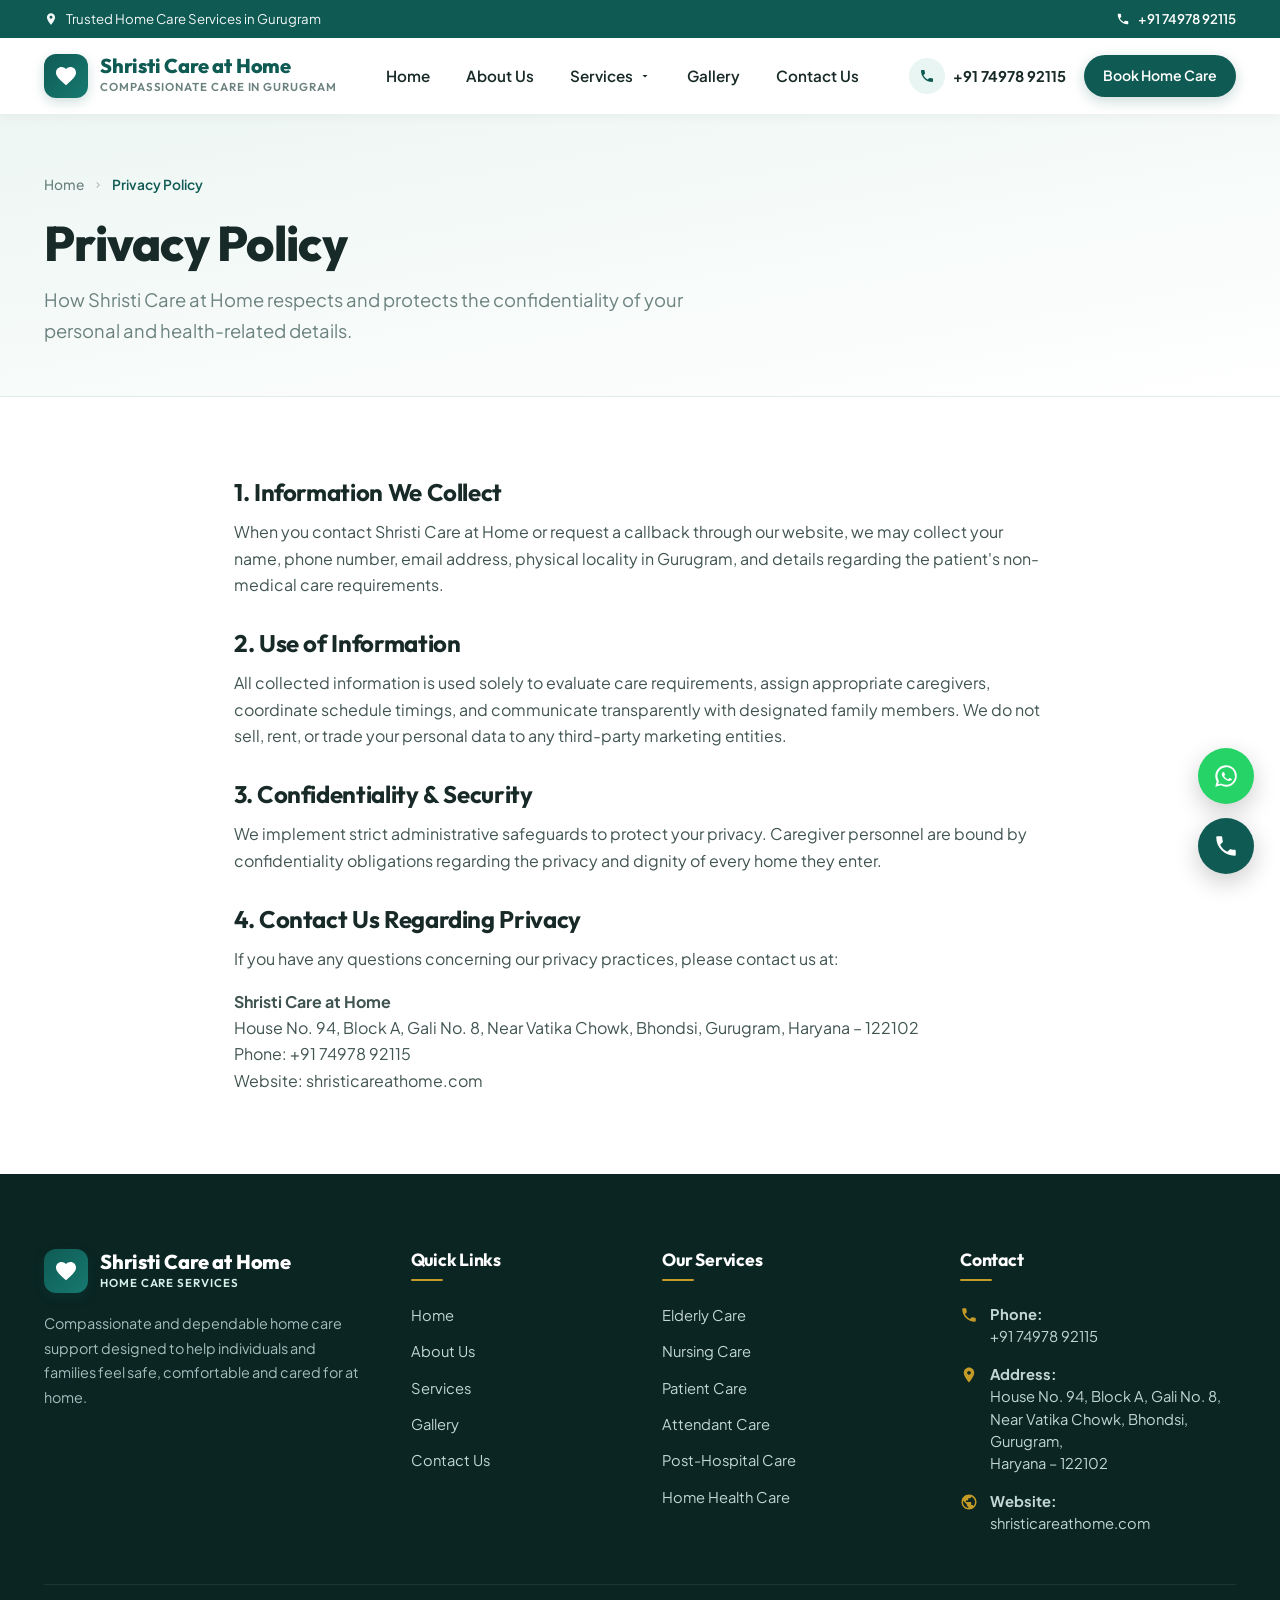
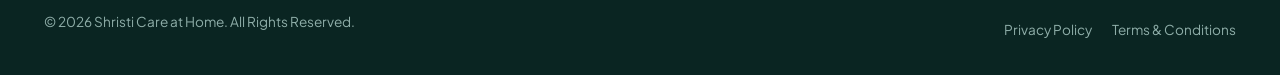
<file: privacy-policy.html>
<!DOCTYPE html>
<html lang="en">
<head>
  <meta charset="UTF-8">
  <meta name="viewport" content="width=device-width, initial-scale=1.0">
  <title>Privacy Policy | Shristi Care at Home Gurugram</title>
  <meta name="description" content="Privacy Policy for Shristi Care at Home. Learn how we safeguard your personal information and maintain strict confidentiality.">
  <link rel="canonical" href="https://shristicareathome.com/privacy-policy.html">
  <link rel="icon" type="image/svg+xml" href="data:image/svg+xml,%3Csvg xmlns='http://www.w3.org/2000/svg' viewBox='0 0 24 24' fill='%230f5b54'%3E%3Cpath d='M12 21.35l-1.45-1.32C5.4 15.36 2 12.28 2 8.5 2 5.42 4.42 3 7.5 3c1.74 0 3.41.81 4.5 2.09C13.09 3.81 14.76 3 16.5 3 19.58 3 22 5.42 22 8.5c0 3.78-3.4 6.86-8.55 11.54L12 21.35z'/%3E%3C/svg%3E">
  <link rel="stylesheet" href="assets/css/style.css">
</head>
<body>

  <a href="#main-content" class="skip-link">Skip to main content</a>

  <!-- Top bar -->
  <div class="top-bar">
    <div class="container top-bar-inner">
      <div class="top-bar-location">
        <svg viewBox="0 0 24 24"><path d="M12 2C8.13 2 5 5.13 5 9c0 5.25 7 13 7 13s7-7.75 7-13c0-3.87-3.13-7-7-7zm0 9.5c-1.38 0-2.5-1.12-2.5-2.5s1.12-2.5 2.5-2.5 2.5 1.12 2.5 2.5-1.12 2.5-2.5 2.5z"/></svg>
        <span>Trusted Home Care Services in Gurugram</span>
      </div>
      <div class="top-bar-contact">
        <a href="tel:+917497892115" class="top-bar-phone" title="Call Shristi Care at Home">
          <svg viewBox="0 0 24 24"><path d="M6.62 10.79c1.44 2.83 3.76 5.14 6.59 6.59l2.2-2.2c.27-.27.67-.36 1.02-.24 1.12.37 2.33.57 3.57.57.55 0 1 .45 1 1V20c0 .55-.45 1-1 1-9.39 0-17-7.61-17-17 0-.55.45-1 1-1h3.5c.55 0 1 .45 1 1 0 1.25.2 2.45.57 3.57.11.35.03.74-.25 1.02l-2.2 2.2z"/></svg>
          <span>+91 74978 92115</span>
        </a>
      </div>
    </div>
  </div>

  <!-- Sticky Header -->
  <header class="site-header">
    <div class="container">
      <nav class="navbar" aria-label="Main Navigation">
        <a href="index.html" class="logo">
          <div class="logo-badge">
            <svg viewBox="0 0 24 24"><path d="M12 21.35l-1.45-1.32C5.4 15.36 2 12.28 2 8.5 2 5.42 4.42 3 7.5 3c1.74 0 3.41.81 4.5 2.09C13.09 3.81 14.76 3 16.5 3 19.58 3 22 5.42 22 8.5c0 3.78-3.4 6.86-8.55 11.54L12 21.35z"/></svg>
          </div>
          <div class="logo-text">
            <span class="logo-title">Shristi Care at Home</span>
            <span class="logo-subtitle">Compassionate Care in Gurugram</span>
          </div>
        </a>

        <ul class="nav-menu">
          <li class="nav-item">
            <a href="index.html" class="nav-link">Home</a>
          </li>
          <li class="nav-item">
            <a href="about.html" class="nav-link">About Us</a>
          </li>
          <li class="nav-item has-dropdown">
            <a href="index.html#services" class="nav-link dropdown-toggle" aria-haspopup="true" aria-expanded="false">
              Services
              <svg class="chevron" viewBox="0 0 24 24"><path d="M7 10l5 5 5-5z"/></svg>
            </a>
            <ul class="dropdown-menu">
              <li class="dropdown-item"><a href="services/elderly-care.html">Elderly Care</a></li>
              <li class="dropdown-item"><a href="services/nursing-care.html">Nursing Care</a></li>
              <li class="dropdown-item"><a href="services/patient-care.html">Patient Care</a></li>
              <li class="dropdown-item"><a href="services/attendant-care.html">Attendant Care</a></li>
              <li class="dropdown-item"><a href="services/post-hospital-care.html">Post-Hospital Care</a></li>
              <li class="dropdown-item"><a href="services/home-health-care.html">Home Health Care</a></li>
            </ul>
          </li>
          <li class="nav-item">
            <a href="gallery.html" class="nav-link">Gallery</a>
          </li>
          <li class="nav-item">
            <a href="contact.html" class="nav-link">Contact Us</a>
          </li>
        </ul>

        <div class="nav-actions">
          <a href="tel:+917497892115" class="nav-phone" title="Call directly">
            <div class="nav-phone-icon">
              <svg viewBox="0 0 24 24"><path d="M6.62 10.79c1.44 2.83 3.76 5.14 6.59 6.59l2.2-2.2c.27-.27.67-.36 1.02-.24 1.12.37 2.33.57 3.57.57.55 0 1 .45 1 1V20c0 .55-.45 1-1 1-9.39 0-17-7.61-17-17 0-.55.45-1 1-1h3.5c.55 0 1 .45 1 1 0 1.25.2 2.45.57 3.57.11.35.03.74-.25 1.02l-2.2 2.2z"/></svg>
            </div>
            <span>+91 74978 92115</span>
          </a>
          <a href="contact.html" class="btn btn-primary btn-sm">Book Home Care</a>
        </div>

        <button class="mobile-toggle" aria-label="Toggle navigation menu" aria-expanded="false">
          <span class="hamburger-line"></span>
        </button>
      </nav>
    </div>
  </header>

  <main id="main-content">
    <section class="inner-hero">
      <div class="container">
        <nav class="breadcrumbs" aria-label="Breadcrumb">
          <a href="index.html">Home</a>
          <svg class="sep" viewBox="0 0 24 24"><path d="M8.59 16.59L13.17 12 8.59 7.41 10 6l6 6-6 6z"/></svg>
          <span class="current">Privacy Policy</span>
        </nav>
        <h1 class="inner-hero-title">Privacy Policy</h1>
        <p class="inner-hero-subtitle">
          How Shristi Care at Home respects and protects the confidentiality of your personal and health-related details.
        </p>
      </div>
    </section>

    <section class="section">
      <div class="container" style="max-width: 860px;">
        <h2 style="font-size: 1.5rem; margin-bottom: 12px;">1. Information We Collect</h2>
        <p>When you contact Shristi Care at Home or request a callback through our website, we may collect your name, phone number, email address, physical locality in Gurugram, and details regarding the patient's non-medical care requirements.</p>

        <h2 style="font-size: 1.5rem; margin-top: 30px; margin-bottom: 12px;">2. Use of Information</h2>
        <p>All collected information is used solely to evaluate care requirements, assign appropriate caregivers, coordinate schedule timings, and communicate transparently with designated family members. We do not sell, rent, or trade your personal data to any third-party marketing entities.</p>

        <h2 style="font-size: 1.5rem; margin-top: 30px; margin-bottom: 12px;">3. Confidentiality & Security</h2>
        <p>We implement strict administrative safeguards to protect your privacy. Caregiver personnel are bound by confidentiality obligations regarding the privacy and dignity of every home they enter.</p>

        <h2 style="font-size: 1.5rem; margin-top: 30px; margin-bottom: 12px;">4. Contact Us Regarding Privacy</h2>
        <p>If you have any questions concerning our privacy practices, please contact us at:</p>
        <p>
          <strong>Shristi Care at Home</strong><br>
          House No. 94, Block A, Gali No. 8, Near Vatika Chowk, Bhondsi, Gurugram, Haryana – 122102<br>
          Phone: +91 74978 92115<br>
          Website: shristicareathome.com
        </p>
      </div>
    </section>
  </main>

  <footer class="site-footer">
    <div class="container">
      <div class="footer-grid">
        <div class="footer-brand">
          <a href="index.html" class="logo">
            <div class="logo-badge">
              <svg viewBox="0 0 24 24"><path d="M12 21.35l-1.45-1.32C5.4 15.36 2 12.28 2 8.5 2 5.42 4.42 3 7.5 3c1.74 0 3.41.81 4.5 2.09C13.09 3.81 14.76 3 16.5 3 19.58 3 22 5.42 22 8.5c0 3.78-3.4 6.86-8.55 11.54L12 21.35z"/></svg>
            </div>
            <div class="logo-text">
              <span class="logo-title">Shristi Care at Home</span>
              <span class="logo-subtitle">Home Care Services</span>
            </div>
          </a>
          <p class="footer-desc">
            Compassionate and dependable home care support designed to help individuals and families feel safe, comfortable and cared for at home.
          </p>
        </div>

        <div>
          <h4 class="footer-col-title">Quick Links</h4>
          <ul class="footer-links">
            <li><a href="index.html">Home</a></li>
            <li><a href="about.html">About Us</a></li>
            <li><a href="index.html#services">Services</a></li>
            <li><a href="gallery.html">Gallery</a></li>
            <li><a href="contact.html">Contact Us</a></li>
          </ul>
        </div>

        <div>
          <h4 class="footer-col-title">Our Services</h4>
          <ul class="footer-links">
            <li><a href="services/elderly-care.html">Elderly Care</a></li>
            <li><a href="services/nursing-care.html">Nursing Care</a></li>
            <li><a href="services/patient-care.html">Patient Care</a></li>
            <li><a href="services/attendant-care.html">Attendant Care</a></li>
            <li><a href="services/post-hospital-care.html">Post-Hospital Care</a></li>
            <li><a href="services/home-health-care.html">Home Health Care</a></li>
          </ul>
        </div>

        <div>
          <h4 class="footer-col-title">Contact</h4>
          <div class="footer-contact-list">
            <div class="footer-contact-item">
              <svg viewBox="0 0 24 24"><path d="M6.62 10.79c1.44 2.83 3.76 5.14 6.59 6.59l2.2-2.2c.27-.27.67-.36 1.02-.24 1.12.37 2.33.57 3.57.57.55 0 1 .45 1 1V20c0 .55-.45 1-1 1-9.39 0-17-7.61-17-17 0-.55.45-1 1-1h3.5c.55 0 1 .45 1 1 0 1.25.2 2.45.57 3.57.11.35.03.74-.25 1.02l-2.2 2.2z"/></svg>
              <div>
                <strong>Phone:</strong><br>
                <a href="tel:+917497892115">+91 74978 92115</a>
              </div>
            </div>

            <div class="footer-contact-item">
              <svg viewBox="0 0 24 24"><path d="M12 2C8.13 2 5 5.13 5 9c0 5.25 7 13 7 13s7-7.75 7-13c0-3.87-3.13-7-7-7zm0 9.5c-1.38 0-2.5-1.12-2.5-2.5s1.12-2.5 2.5-2.5 2.5 1.12 2.5 2.5-1.12 2.5-2.5 2.5z"/></svg>
              <div>
                <strong>Address:</strong><br>
                House No. 94, Block A, Gali No. 8,<br>
                Near Vatika Chowk, Bhondsi, Gurugram,<br>
                Haryana – 122102
              </div>
            </div>

            <div class="footer-contact-item">
              <svg viewBox="0 0 24 24"><path d="M12 2C6.48 2 2 6.48 2 12s4.48 10 10 10 10-4.48 10-10S17.52 2 12 2zm-1 17.93c-3.95-.49-7-3.85-7-7.93 0-.62.08-1.21.21-1.79L9 15v1c0 1.1.9 2 2 2v1.93zm6.9-2.54c-.26-.81-1-1.39-1.9-1.39h-1v-3c0-.55-.45-1-1-1H8v-2h2c.55 0 1-.45 1-1V7h2c1.1 0 2-.9 2-2v-.41c2.93 1.19 5 4.06 5 7.41 0 2.08-.8 3.97-2.1 5.39z"/></svg>
              <div>
                <strong>Website:</strong><br>
                <a href="https://shristicareathome.com/">shristicareathome.com</a>
              </div>
            </div>
          </div>
        </div>
      </div>

      <div class="footer-bottom">
        <div class="footer-bottom-inner">
          <p>&copy; 2026 Shristi Care at Home. All Rights Reserved.</p>
          <div class="footer-bottom-links">
            <a href="privacy-policy.html">Privacy Policy</a>
            <a href="terms.html">Terms &amp; Conditions</a>
          </div>
        </div>
      </div>
    </div>
  </footer>

  <!-- Floating Buttons -->
  <aside class="floating-actions" aria-label="Quick contact buttons">
    <a href="https://wa.me/917497892115?text=Hello%2C%20I%20would%20like%20to%20know%20more%20about%20your%20home%20care%20services." target="_blank" rel="noopener noreferrer" class="float-btn float-btn-whatsapp" aria-label="Chat on WhatsApp">
      <svg viewBox="0 0 24 24"><path d="M12.04 2C6.58 2 2.13 6.45 2.13 11.91c0 1.75.46 3.45 1.32 4.95L2.05 22l5.25-1.38c1.45.79 3.08 1.21 4.74 1.21 5.46 0 9.91-4.45 9.91-9.91 0-2.65-1.03-5.14-2.9-7.01A9.816 9.816 0 0 0 12.04 2m.01 1.67c2.2 0 4.26.86 5.82 2.42a8.225 8.225 0 0 1 2.41 5.83c0 4.54-3.7 8.24-8.24 8.24-1.42 0-2.82-.37-4.06-1.07l-.29-.17-3.02.79.81-2.94-.19-.3a8.216 8.216 0 0 1-1.26-4.36c0-4.54 3.7-8.24 8.24-8.24m4.52 11.66c-.19.53-1.09 1.04-1.5 1.08-.4.04-.92.06-2.69-.67-2.14-.88-3.52-3.06-3.62-3.2-.11-.15-.88-1.17-.88-2.24s.56-1.59.76-1.81c.2-.22.44-.27.59-.27.15 0 .3 0 .43.01.14.01.32-.05.5.38.19.44.64 1.57.7 1.69.06.12.1.26.02.42-.08.16-.12.26-.24.4-.12.14-.25.32-.36.43-.12.12-.25.25-.11.49.14.24.62 1.02 1.33 1.65.91.81 1.68 1.06 1.92 1.18.24.12.38.1.52-.06.14-.16.6-.7.76-.94.16-.24.32-.2.54-.12.22.08 1.4.66 1.64.78.24.12.4.18.46.28.06.1.06.59-.13 1.12z"/></svg>
      <span class="float-btn-tooltip">Chat on WhatsApp</span>
    </a>
    <a href="tel:+917497892115" class="float-btn float-btn-phone" aria-label="Call +91 74978 92115">
      <svg viewBox="0 0 24 24"><path d="M6.62 10.79c1.44 2.83 3.76 5.14 6.59 6.59l2.2-2.2c.27-.27.67-.36 1.02-.24 1.12.37 2.33.57 3.57.57.55 0 1 .45 1 1V20c0 .55-.45 1-1 1-9.39 0-17-7.61-17-17 0-.55.45-1 1-1h3.5c.55 0 1 .45 1 1 0 1.25.2 2.45.57 3.57.11.35.03.74-.25 1.02l-2.2 2.2z"/></svg>
      <span class="float-btn-tooltip">Call +91 74978 92115</span>
    </a>
  </aside>

  <script src="assets/js/main.js"></script>
</body>
</html>
</file>
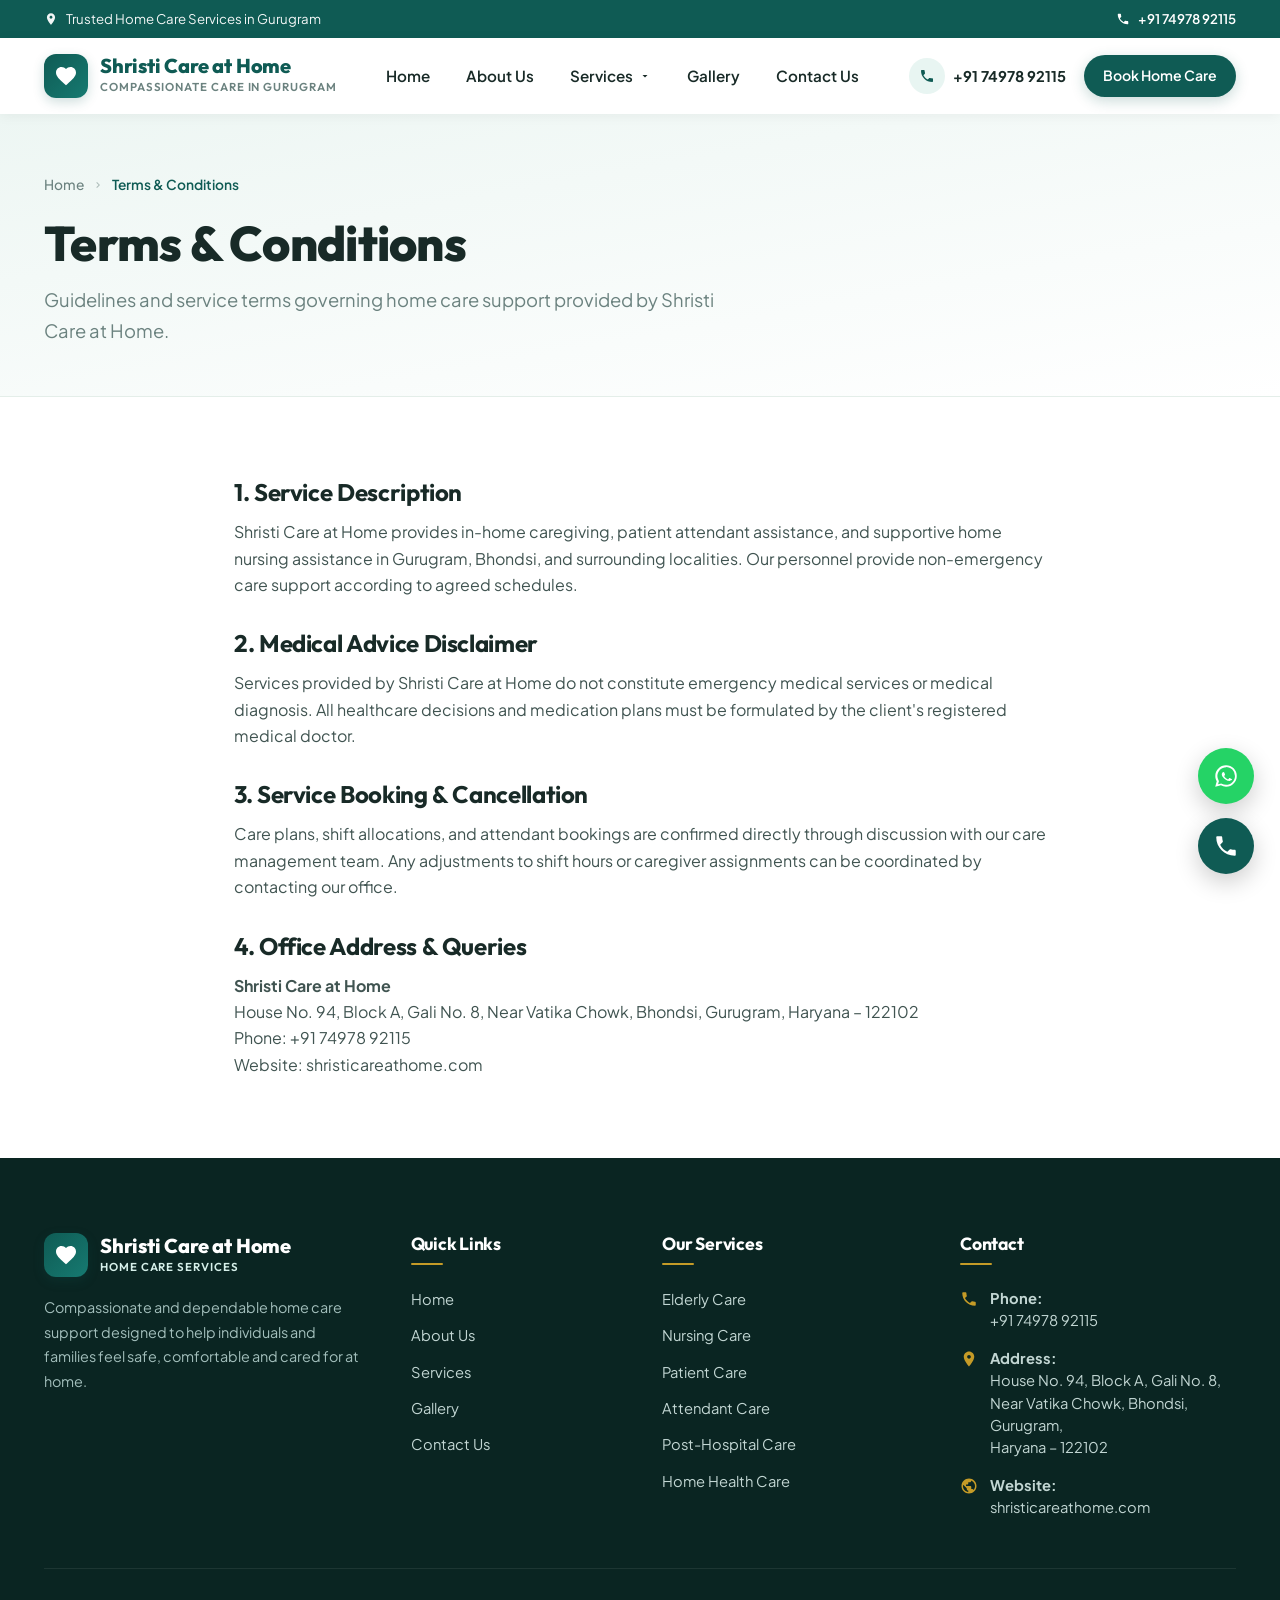
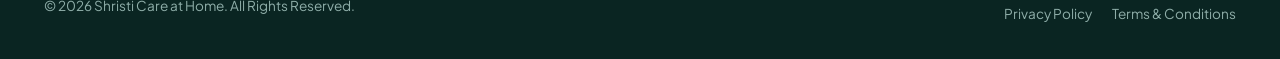
<file: terms.html>
<!DOCTYPE html>
<html lang="en">
<head>
  <meta charset="UTF-8">
  <meta name="viewport" content="width=device-width, initial-scale=1.0">
  <title>Terms & Conditions | Shristi Care at Home Gurugram</title>
  <meta name="description" content="Terms and Conditions for home care services provided by Shristi Care at Home in Gurugram, Bhondsi, Haryana.">
  <link rel="canonical" href="https://shristicareathome.com/terms.html">
  <link rel="icon" type="image/svg+xml" href="data:image/svg+xml,%3Csvg xmlns='http://www.w3.org/2000/svg' viewBox='0 0 24 24' fill='%230f5b54'%3E%3Cpath d='M12 21.35l-1.45-1.32C5.4 15.36 2 12.28 2 8.5 2 5.42 4.42 3 7.5 3c1.74 0 3.41.81 4.5 2.09C13.09 3.81 14.76 3 16.5 3 19.58 3 22 5.42 22 8.5c0 3.78-3.4 6.86-8.55 11.54L12 21.35z'/%3E%3C/svg%3E">
  <link rel="stylesheet" href="assets/css/style.css">
</head>
<body>

  <a href="#main-content" class="skip-link">Skip to main content</a>

  <!-- Top bar -->
  <div class="top-bar">
    <div class="container top-bar-inner">
      <div class="top-bar-location">
        <svg viewBox="0 0 24 24"><path d="M12 2C8.13 2 5 5.13 5 9c0 5.25 7 13 7 13s7-7.75 7-13c0-3.87-3.13-7-7-7zm0 9.5c-1.38 0-2.5-1.12-2.5-2.5s1.12-2.5 2.5-2.5 2.5 1.12 2.5 2.5-1.12 2.5-2.5 2.5z"/></svg>
        <span>Trusted Home Care Services in Gurugram</span>
      </div>
      <div class="top-bar-contact">
        <a href="tel:+917497892115" class="top-bar-phone" title="Call Shristi Care at Home">
          <svg viewBox="0 0 24 24"><path d="M6.62 10.79c1.44 2.83 3.76 5.14 6.59 6.59l2.2-2.2c.27-.27.67-.36 1.02-.24 1.12.37 2.33.57 3.57.57.55 0 1 .45 1 1V20c0 .55-.45 1-1 1-9.39 0-17-7.61-17-17 0-.55.45-1 1-1h3.5c.55 0 1 .45 1 1 0 1.25.2 2.45.57 3.57.11.35.03.74-.25 1.02l-2.2 2.2z"/></svg>
          <span>+91 74978 92115</span>
        </a>
      </div>
    </div>
  </div>

  <!-- Sticky Header -->
  <header class="site-header">
    <div class="container">
      <nav class="navbar" aria-label="Main Navigation">
        <a href="index.html" class="logo">
          <div class="logo-badge">
            <svg viewBox="0 0 24 24"><path d="M12 21.35l-1.45-1.32C5.4 15.36 2 12.28 2 8.5 2 5.42 4.42 3 7.5 3c1.74 0 3.41.81 4.5 2.09C13.09 3.81 14.76 3 16.5 3 19.58 3 22 5.42 22 8.5c0 3.78-3.4 6.86-8.55 11.54L12 21.35z"/></svg>
          </div>
          <div class="logo-text">
            <span class="logo-title">Shristi Care at Home</span>
            <span class="logo-subtitle">Compassionate Care in Gurugram</span>
          </div>
        </a>

        <ul class="nav-menu">
          <li class="nav-item">
            <a href="index.html" class="nav-link">Home</a>
          </li>
          <li class="nav-item">
            <a href="about.html" class="nav-link">About Us</a>
          </li>
          <li class="nav-item has-dropdown">
            <a href="index.html#services" class="nav-link dropdown-toggle" aria-haspopup="true" aria-expanded="false">
              Services
              <svg class="chevron" viewBox="0 0 24 24"><path d="M7 10l5 5 5-5z"/></svg>
            </a>
            <ul class="dropdown-menu">
              <li class="dropdown-item"><a href="services/elderly-care.html">Elderly Care</a></li>
              <li class="dropdown-item"><a href="services/nursing-care.html">Nursing Care</a></li>
              <li class="dropdown-item"><a href="services/patient-care.html">Patient Care</a></li>
              <li class="dropdown-item"><a href="services/attendant-care.html">Attendant Care</a></li>
              <li class="dropdown-item"><a href="services/post-hospital-care.html">Post-Hospital Care</a></li>
              <li class="dropdown-item"><a href="services/home-health-care.html">Home Health Care</a></li>
            </ul>
          </li>
          <li class="nav-item">
            <a href="gallery.html" class="nav-link">Gallery</a>
          </li>
          <li class="nav-item">
            <a href="contact.html" class="nav-link">Contact Us</a>
          </li>
        </ul>

        <div class="nav-actions">
          <a href="tel:+917497892115" class="nav-phone" title="Call directly">
            <div class="nav-phone-icon">
              <svg viewBox="0 0 24 24"><path d="M6.62 10.79c1.44 2.83 3.76 5.14 6.59 6.59l2.2-2.2c.27-.27.67-.36 1.02-.24 1.12.37 2.33.57 3.57.57.55 0 1 .45 1 1V20c0 .55-.45 1-1 1-9.39 0-17-7.61-17-17 0-.55.45-1 1-1h3.5c.55 0 1 .45 1 1 0 1.25.2 2.45.57 3.57.11.35.03.74-.25 1.02l-2.2 2.2z"/></svg>
            </div>
            <span>+91 74978 92115</span>
          </a>
          <a href="contact.html" class="btn btn-primary btn-sm">Book Home Care</a>
        </div>

        <button class="mobile-toggle" aria-label="Toggle navigation menu" aria-expanded="false">
          <span class="hamburger-line"></span>
        </button>
      </nav>
    </div>
  </header>

  <main id="main-content">
    <section class="inner-hero">
      <div class="container">
        <nav class="breadcrumbs" aria-label="Breadcrumb">
          <a href="index.html">Home</a>
          <svg class="sep" viewBox="0 0 24 24"><path d="M8.59 16.59L13.17 12 8.59 7.41 10 6l6 6-6 6z"/></svg>
          <span class="current">Terms &amp; Conditions</span>
        </nav>
        <h1 class="inner-hero-title">Terms &amp; Conditions</h1>
        <p class="inner-hero-subtitle">
          Guidelines and service terms governing home care support provided by Shristi Care at Home.
        </p>
      </div>
    </section>

    <section class="section">
      <div class="container" style="max-width: 860px;">
        <h2 style="font-size: 1.5rem; margin-bottom: 12px;">1. Service Description</h2>
        <p>Shristi Care at Home provides in-home caregiving, patient attendant assistance, and supportive home nursing assistance in Gurugram, Bhondsi, and surrounding localities. Our personnel provide non-emergency care support according to agreed schedules.</p>

        <h2 style="font-size: 1.5rem; margin-top: 30px; margin-bottom: 12px;">2. Medical Advice Disclaimer</h2>
        <p>Services provided by Shristi Care at Home do not constitute emergency medical services or medical diagnosis. All healthcare decisions and medication plans must be formulated by the client's registered medical doctor.</p>

        <h2 style="font-size: 1.5rem; margin-top: 30px; margin-bottom: 12px;">3. Service Booking &amp; Cancellation</h2>
        <p>Care plans, shift allocations, and attendant bookings are confirmed directly through discussion with our care management team. Any adjustments to shift hours or caregiver assignments can be coordinated by contacting our office.</p>

        <h2 style="font-size: 1.5rem; margin-top: 30px; margin-bottom: 12px;">4. Office Address &amp; Queries</h2>
        <p>
          <strong>Shristi Care at Home</strong><br>
          House No. 94, Block A, Gali No. 8, Near Vatika Chowk, Bhondsi, Gurugram, Haryana – 122102<br>
          Phone: +91 74978 92115<br>
          Website: shristicareathome.com
        </p>
      </div>
    </section>
  </main>

  <footer class="site-footer">
    <div class="container">
      <div class="footer-grid">
        <div class="footer-brand">
          <a href="index.html" class="logo">
            <div class="logo-badge">
              <svg viewBox="0 0 24 24"><path d="M12 21.35l-1.45-1.32C5.4 15.36 2 12.28 2 8.5 2 5.42 4.42 3 7.5 3c1.74 0 3.41.81 4.5 2.09C13.09 3.81 14.76 3 16.5 3 19.58 3 22 5.42 22 8.5c0 3.78-3.4 6.86-8.55 11.54L12 21.35z"/></svg>
            </div>
            <div class="logo-text">
              <span class="logo-title">Shristi Care at Home</span>
              <span class="logo-subtitle">Home Care Services</span>
            </div>
          </a>
          <p class="footer-desc">
            Compassionate and dependable home care support designed to help individuals and families feel safe, comfortable and cared for at home.
          </p>
        </div>

        <div>
          <h4 class="footer-col-title">Quick Links</h4>
          <ul class="footer-links">
            <li><a href="index.html">Home</a></li>
            <li><a href="about.html">About Us</a></li>
            <li><a href="index.html#services">Services</a></li>
            <li><a href="gallery.html">Gallery</a></li>
            <li><a href="contact.html">Contact Us</a></li>
          </ul>
        </div>

        <div>
          <h4 class="footer-col-title">Our Services</h4>
          <ul class="footer-links">
            <li><a href="services/elderly-care.html">Elderly Care</a></li>
            <li><a href="services/nursing-care.html">Nursing Care</a></li>
            <li><a href="services/patient-care.html">Patient Care</a></li>
            <li><a href="services/attendant-care.html">Attendant Care</a></li>
            <li><a href="services/post-hospital-care.html">Post-Hospital Care</a></li>
            <li><a href="services/home-health-care.html">Home Health Care</a></li>
          </ul>
        </div>

        <div>
          <h4 class="footer-col-title">Contact</h4>
          <div class="footer-contact-list">
            <div class="footer-contact-item">
              <svg viewBox="0 0 24 24"><path d="M6.62 10.79c1.44 2.83 3.76 5.14 6.59 6.59l2.2-2.2c.27-.27.67-.36 1.02-.24 1.12.37 2.33.57 3.57.57.55 0 1 .45 1 1V20c0 .55-.45 1-1 1-9.39 0-17-7.61-17-17 0-.55.45-1 1-1h3.5c.55 0 1 .45 1 1 0 1.25.2 2.45.57 3.57.11.35.03.74-.25 1.02l-2.2 2.2z"/></svg>
              <div>
                <strong>Phone:</strong><br>
                <a href="tel:+917497892115">+91 74978 92115</a>
              </div>
            </div>

            <div class="footer-contact-item">
              <svg viewBox="0 0 24 24"><path d="M12 2C8.13 2 5 5.13 5 9c0 5.25 7 13 7 13s7-7.75 7-13c0-3.87-3.13-7-7-7zm0 9.5c-1.38 0-2.5-1.12-2.5-2.5s1.12-2.5 2.5-2.5 2.5 1.12 2.5 2.5-1.12 2.5-2.5 2.5z"/></svg>
              <div>
                <strong>Address:</strong><br>
                House No. 94, Block A, Gali No. 8,<br>
                Near Vatika Chowk, Bhondsi, Gurugram,<br>
                Haryana – 122102
              </div>
            </div>

            <div class="footer-contact-item">
              <svg viewBox="0 0 24 24"><path d="M12 2C6.48 2 2 6.48 2 12s4.48 10 10 10 10-4.48 10-10S17.52 2 12 2zm-1 17.93c-3.95-.49-7-3.85-7-7.93 0-.62.08-1.21.21-1.79L9 15v1c0 1.1.9 2 2 2v1.93zm6.9-2.54c-.26-.81-1-1.39-1.9-1.39h-1v-3c0-.55-.45-1-1-1H8v-2h2c.55 0 1-.45 1-1V7h2c1.1 0 2-.9 2-2v-.41c2.93 1.19 5 4.06 5 7.41 0 2.08-.8 3.97-2.1 5.39z"/></svg>
              <div>
                <strong>Website:</strong><br>
                <a href="https://shristicareathome.com/">shristicareathome.com</a>
              </div>
            </div>
          </div>
        </div>
      </div>

      <div class="footer-bottom">
        <div class="footer-bottom-inner">
          <p>&copy; 2026 Shristi Care at Home. All Rights Reserved.</p>
          <div class="footer-bottom-links">
            <a href="privacy-policy.html">Privacy Policy</a>
            <a href="terms.html">Terms &amp; Conditions</a>
          </div>
        </div>
      </div>
    </div>
  </footer>

  <!-- Floating Buttons -->
  <aside class="floating-actions" aria-label="Quick contact buttons">
    <a href="https://wa.me/917497892115?text=Hello%2C%20I%20would%20like%20to%20know%20more%20about%20your%20home%20care%20services." target="_blank" rel="noopener noreferrer" class="float-btn float-btn-whatsapp" aria-label="Chat on WhatsApp">
      <svg viewBox="0 0 24 24"><path d="M12.04 2C6.58 2 2.13 6.45 2.13 11.91c0 1.75.46 3.45 1.32 4.95L2.05 22l5.25-1.38c1.45.79 3.08 1.21 4.74 1.21 5.46 0 9.91-4.45 9.91-9.91 0-2.65-1.03-5.14-2.9-7.01A9.816 9.816 0 0 0 12.04 2m.01 1.67c2.2 0 4.26.86 5.82 2.42a8.225 8.225 0 0 1 2.41 5.83c0 4.54-3.7 8.24-8.24 8.24-1.42 0-2.82-.37-4.06-1.07l-.29-.17-3.02.79.81-2.94-.19-.3a8.216 8.216 0 0 1-1.26-4.36c0-4.54 3.7-8.24 8.24-8.24m4.52 11.66c-.19.53-1.09 1.04-1.5 1.08-.4.04-.92.06-2.69-.67-2.14-.88-3.52-3.06-3.62-3.2-.11-.15-.88-1.17-.88-2.24s.56-1.59.76-1.81c.2-.22.44-.27.59-.27.15 0 .3 0 .43.01.14.01.32-.05.5.38.19.44.64 1.57.7 1.69.06.12.1.26.02.42-.08.16-.12.26-.24.4-.12.14-.25.32-.36.43-.12.12-.25.25-.11.49.14.24.62 1.02 1.33 1.65.91.81 1.68 1.06 1.92 1.18.24.12.38.1.52-.06.14-.16.6-.7.76-.94.16-.24.32-.2.54-.12.22.08 1.4.66 1.64.78.24.12.4.18.46.28.06.1.06.59-.13 1.12z"/></svg>
      <span class="float-btn-tooltip">Chat on WhatsApp</span>
    </a>
    <a href="tel:+917497892115" class="float-btn float-btn-phone" aria-label="Call +91 74978 92115">
      <svg viewBox="0 0 24 24"><path d="M6.62 10.79c1.44 2.83 3.76 5.14 6.59 6.59l2.2-2.2c.27-.27.67-.36 1.02-.24 1.12.37 2.33.57 3.57.57.55 0 1 .45 1 1V20c0 .55-.45 1-1 1-9.39 0-17-7.61-17-17 0-.55.45-1 1-1h3.5c.55 0 1 .45 1 1 0 1.25.2 2.45.57 3.57.11.35.03.74-.25 1.02l-2.2 2.2z"/></svg>
      <span class="float-btn-tooltip">Call +91 74978 92115</span>
    </a>
  </aside>

  <script src="assets/js/main.js"></script>
</body>
</html>
</file>
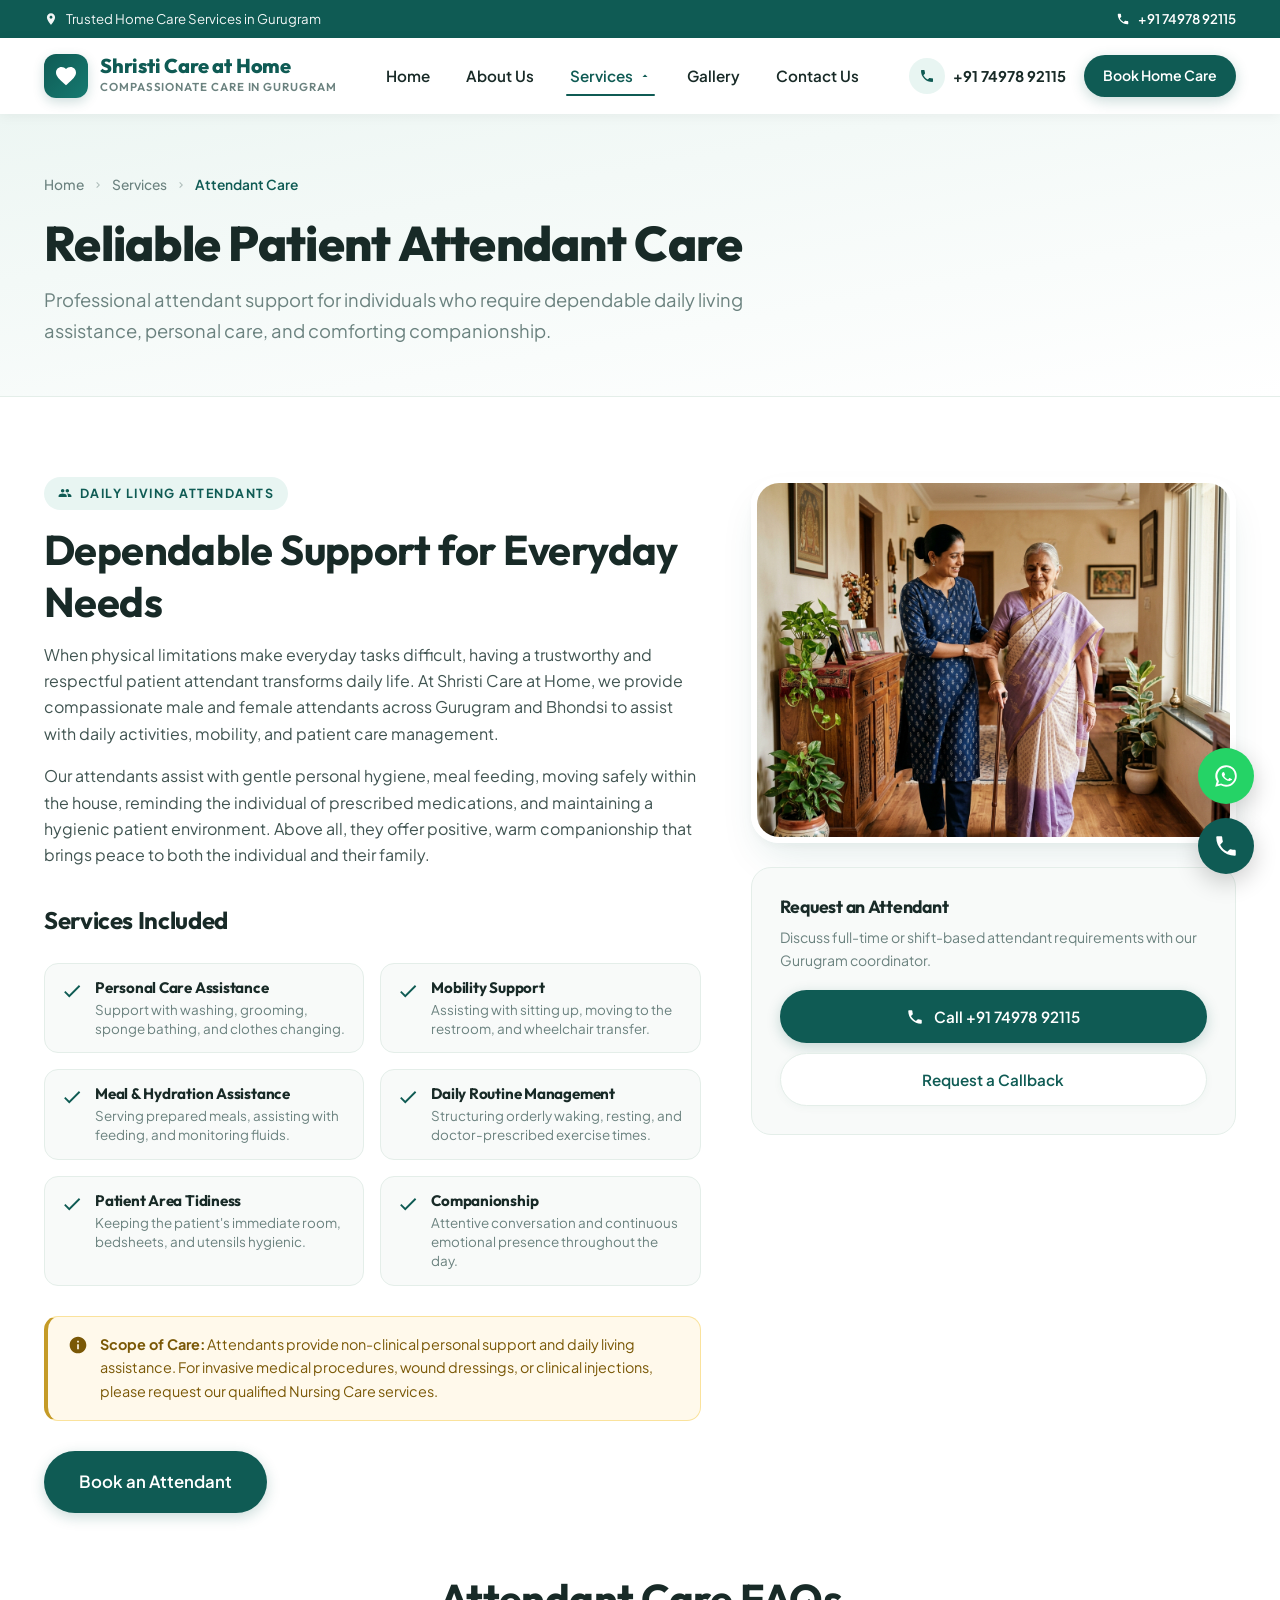
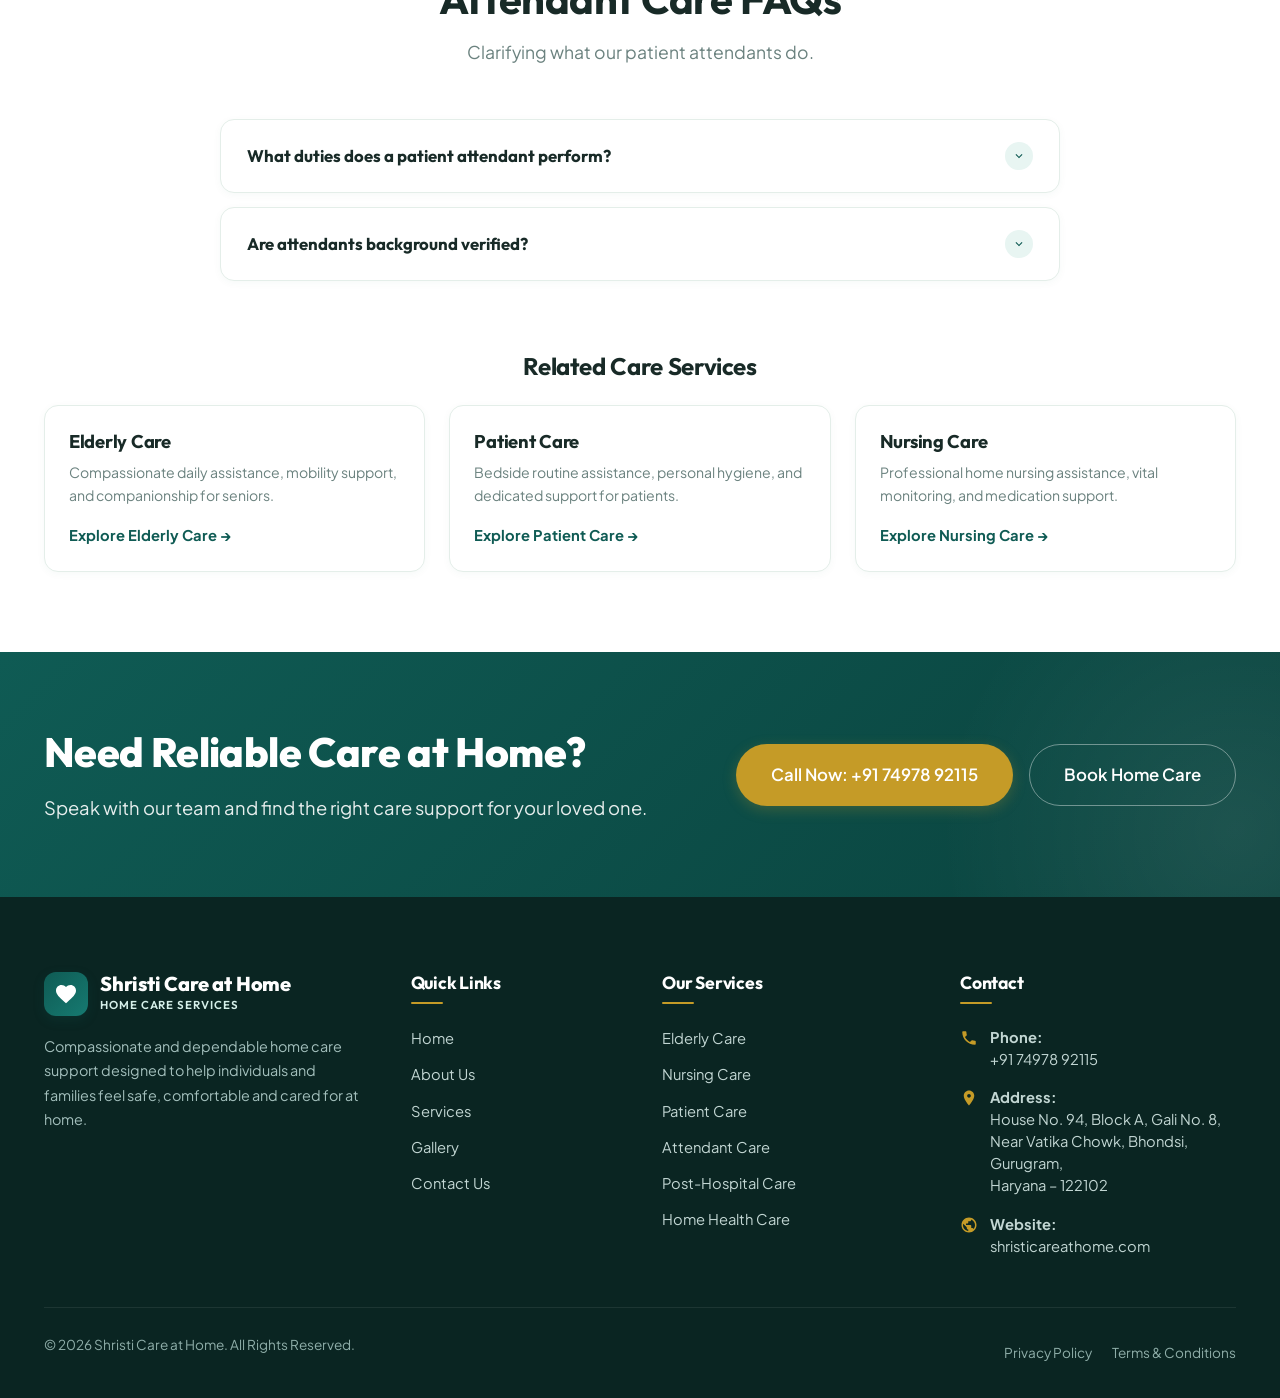
<file: services/attendant-care.html>
<!DOCTYPE html>
<html lang="en">
<head>
  <meta charset="UTF-8">
  <meta name="viewport" content="width=device-width, initial-scale=1.0">
  <title>Reliable Patient Attendant Care | Shristi Care Gurugram</title>
  <meta name="description" content="Dependable patient attendant care services in Gurugram & Bhondsi. Personal care assistance, mobility support, meal assistance, and caring daily companionship.">
  <link rel="canonical" href="https://shristicareathome.com/services/attendant-care.html">

  <meta property="og:type" content="website">
  <meta property="og:title" content="Reliable Patient Attendant Care | Shristi Care at Home">
  <meta property="og:description" content="Dedicated patient attendants in Gurugram for daily routine, meal support, mobility and personal care.">
  <meta property="og:url" content="https://shristicareathome.com/services/attendant-care.html">
  <meta property="og:image" content="https://shristicareathome.com/assets/images/service-attendant.jpg">

  <link rel="icon" type="image/svg+xml" href="data:image/svg+xml,%3Csvg xmlns='http://www.w3.org/2000/svg' viewBox='0 0 24 24' fill='%230f5b54'%3E%3Cpath d='M12 21.35l-1.45-1.32C5.4 15.36 2 12.28 2 8.5 2 5.42 4.42 3 7.5 3c1.74 0 3.41.81 4.5 2.09C13.09 3.81 14.76 3 16.5 3 19.58 3 22 5.42 22 8.5c0 3.78-3.4 6.86-8.55 11.54L12 21.35z'/%3E%3C/svg%3E">
  <link rel="stylesheet" href="../assets/css/style.css">

  <script type="application/ld+json">
  {
    "@context": "https://schema.org",
    "@type": "Service",
    "serviceType": "Patient Attendant Care",
    "provider": {
      "@type": "HomeHealthCareService",
      "name": "Shristi Care at Home",
      "telephone": "+91 74978 92115",
      "address": {
        "@type": "PostalAddress",
        "streetAddress": "House No. 94, Block A, Gali No. 8, Near Vatika Chowk, Bhondsi",
        "addressLocality": "Gurugram",
        "addressRegion": "Haryana",
        "postalCode": "122102",
        "addressCountry": "IN"
      }
    },
    "areaServed": "Gurugram, Bhondsi, Haryana",
    "description": "Professional patient attendant care at home offering daily routine support, personal grooming, mobility aid, meal assistance, and companionship."
  }
  </script>
</head>
<body>

  <a href="#main-content" class="skip-link">Skip to main content</a>

  <!-- Top bar -->
  <div class="top-bar">
    <div class="container top-bar-inner">
      <div class="top-bar-location">
        <svg viewBox="0 0 24 24"><path d="M12 2C8.13 2 5 5.13 5 9c0 5.25 7 13 7 13s7-7.75 7-13c0-3.87-3.13-7-7-7zm0 9.5c-1.38 0-2.5-1.12-2.5-2.5s1.12-2.5 2.5-2.5 2.5 1.12 2.5 2.5-1.12 2.5-2.5 2.5z"/></svg>
        <span>Trusted Home Care Services in Gurugram</span>
      </div>
      <div class="top-bar-contact">
        <a href="tel:+917497892115" class="top-bar-phone" title="Call Shristi Care at Home">
          <svg viewBox="0 0 24 24"><path d="M6.62 10.79c1.44 2.83 3.76 5.14 6.59 6.59l2.2-2.2c.27-.27.67-.36 1.02-.24 1.12.37 2.33.57 3.57.57.55 0 1 .45 1 1V20c0 .55-.45 1-1 1-9.39 0-17-7.61-17-17 0-.55.45-1 1-1h3.5c.55 0 1 .45 1 1 0 1.25.2 2.45.57 3.57.11.35.03.74-.25 1.02l-2.2 2.2z"/></svg>
          <span>+91 74978 92115</span>
        </a>
      </div>
    </div>
  </div>

  <!-- Sticky Header -->
  <header class="site-header">
    <div class="container">
      <nav class="navbar" aria-label="Main Navigation">
        <a href="../index.html" class="logo">
          <div class="logo-badge">
            <svg viewBox="0 0 24 24"><path d="M12 21.35l-1.45-1.32C5.4 15.36 2 12.28 2 8.5 2 5.42 4.42 3 7.5 3c1.74 0 3.41.81 4.5 2.09C13.09 3.81 14.76 3 16.5 3 19.58 3 22 5.42 22 8.5c0 3.78-3.4 6.86-8.55 11.54L12 21.35z"/></svg>
          </div>
          <div class="logo-text">
            <span class="logo-title">Shristi Care at Home</span>
            <span class="logo-subtitle">Compassionate Care in Gurugram</span>
          </div>
        </a>

        <ul class="nav-menu">
          <li class="nav-item">
            <a href="../index.html" class="nav-link">Home</a>
          </li>
          <li class="nav-item">
            <a href="../about.html" class="nav-link">About Us</a>
          </li>
          <li class="nav-item has-dropdown active">
            <a href="../index.html#services" class="nav-link dropdown-toggle active" aria-haspopup="true" aria-expanded="false">
              Services
              <svg class="chevron" viewBox="0 0 24 24"><path d="M7 10l5 5 5-5z"/></svg>
            </a>
            <ul class="dropdown-menu">
              <li class="dropdown-item"><a href="elderly-care.html">Elderly Care</a></li>
              <li class="dropdown-item"><a href="nursing-care.html">Nursing Care</a></li>
              <li class="dropdown-item"><a href="patient-care.html">Patient Care</a></li>
              <li class="dropdown-item"><a href="attendant-care.html" class="active">Attendant Care</a></li>
              <li class="dropdown-item"><a href="post-hospital-care.html">Post-Hospital Care</a></li>
              <li class="dropdown-item"><a href="home-health-care.html">Home Health Care</a></li>
            </ul>
          </li>
          <li class="nav-item">
            <a href="../gallery.html" class="nav-link">Gallery</a>
          </li>
          <li class="nav-item">
            <a href="../contact.html" class="nav-link">Contact Us</a>
          </li>
        </ul>

        <div class="nav-actions">
          <a href="tel:+917497892115" class="nav-phone" title="Call directly">
            <div class="nav-phone-icon">
              <svg viewBox="0 0 24 24"><path d="M6.62 10.79c1.44 2.83 3.76 5.14 6.59 6.59l2.2-2.2c.27-.27.67-.36 1.02-.24 1.12.37 2.33.57 3.57.57.55 0 1 .45 1 1V20c0 .55-.45 1-1 1-9.39 0-17-7.61-17-17 0-.55.45-1 1-1h3.5c.55 0 1 .45 1 1 0 1.25.2 2.45.57 3.57.11.35.03.74-.25 1.02l-2.2 2.2z"/></svg>
            </div>
            <span>+91 74978 92115</span>
          </a>
          <a href="../contact.html" class="btn btn-primary btn-sm">Book Home Care</a>
        </div>

        <button class="mobile-toggle" aria-label="Toggle navigation menu" aria-expanded="false">
          <span class="hamburger-line"></span>
        </button>
      </nav>
    </div>
  </header>

  <main id="main-content">
    <!-- Breadcrumb & Inner Hero -->
    <section class="inner-hero">
      <div class="container">
        <nav class="breadcrumbs" aria-label="Breadcrumb">
          <a href="../index.html">Home</a>
          <svg class="sep" viewBox="0 0 24 24"><path d="M8.59 16.59L13.17 12 8.59 7.41 10 6l6 6-6 6z"/></svg>
          <a href="../index.html#services">Services</a>
          <svg class="sep" viewBox="0 0 24 24"><path d="M8.59 16.59L13.17 12 8.59 7.41 10 6l6 6-6 6z"/></svg>
          <span class="current">Attendant Care</span>
        </nav>
        <h1 class="inner-hero-title">Reliable Patient Attendant Care</h1>
        <p class="inner-hero-subtitle">
          Professional attendant support for individuals who require dependable daily living assistance, personal care, and comforting companionship.
        </p>
      </div>
    </section>

    <!-- Content Details -->
    <section class="section">
      <div class="container">
        <div class="service-details-grid">
          <div>
            <div class="section-tag">
              <svg viewBox="0 0 24 24"><path d="M16 11c1.66 0 2.99-1.34 2.99-3S17.66 5 16 5c-1.66 0-3 1.34-3 3s1.34 3 3 3zm-8 0c1.66 0 2.99-1.34 2.99-3S9.66 5 8 5C6.34 5 5 6.34 5 8s1.34 3 3 3zm0 2c-2.33 0-7 1.17-7 3.5V19h14v-2.5c0-2.33-4.67-3.5-7-3.5zm8 0c-.29 0-.62.02-.97.05 1.16.84 1.97 1.97 1.97 3.45V19h6v-2.5c0-2.33-4.67-3.5-7-3.5z"/></svg>
              <span>DAILY LIVING ATTENDANTS</span>
            </div>
            <h2 class="section-title">Dependable Support for Everyday Needs</h2>
            <p>
              When physical limitations make everyday tasks difficult, having a trustworthy and respectful patient attendant transforms daily life. At Shristi Care at Home, we provide compassionate male and female attendants across Gurugram and Bhondsi to assist with daily activities, mobility, and patient care management.
            </p>
            <p>
              Our attendants assist with gentle personal hygiene, meal feeding, moving safely within the house, reminding the individual of prescribed medications, and maintaining a hygienic patient environment. Above all, they offer positive, warm companionship that brings peace to both the individual and their family.
            </p>

            <h3 style="margin-top: 36px; margin-bottom: 14px;">Services Included</h3>
            <div class="service-checklist-grid">
              <div class="service-check-item">
                <div class="check-icon">
                  <svg viewBox="0 0 24 24"><path d="M9 16.17L4.83 12l-1.42 1.41L9 19 21 7l-1.41-1.41z"/></svg>
                </div>
                <div class="check-content">
                  <h4>Personal Care Assistance</h4>
                  <p>Support with washing, grooming, sponge bathing, and clothes changing.</p>
                </div>
              </div>

              <div class="service-check-item">
                <div class="check-icon">
                  <svg viewBox="0 0 24 24"><path d="M9 16.17L4.83 12l-1.42 1.41L9 19 21 7l-1.41-1.41z"/></svg>
                </div>
                <div class="check-content">
                  <h4>Mobility Support</h4>
                  <p>Assisting with sitting up, moving to the restroom, and wheelchair transfer.</p>
                </div>
              </div>

              <div class="service-check-item">
                <div class="check-icon">
                  <svg viewBox="0 0 24 24"><path d="M9 16.17L4.83 12l-1.42 1.41L9 19 21 7l-1.41-1.41z"/></svg>
                </div>
                <div class="check-content">
                  <h4>Meal & Hydration Assistance</h4>
                  <p>Serving prepared meals, assisting with feeding, and monitoring fluids.</p>
                </div>
              </div>

              <div class="service-check-item">
                <div class="check-icon">
                  <svg viewBox="0 0 24 24"><path d="M9 16.17L4.83 12l-1.42 1.41L9 19 21 7l-1.41-1.41z"/></svg>
                </div>
                <div class="check-content">
                  <h4>Daily Routine Management</h4>
                  <p>Structuring orderly waking, resting, and doctor-prescribed exercise times.</p>
                </div>
              </div>

              <div class="service-check-item">
                <div class="check-icon">
                  <svg viewBox="0 0 24 24"><path d="M9 16.17L4.83 12l-1.42 1.41L9 19 21 7l-1.41-1.41z"/></svg>
                </div>
                <div class="check-content">
                  <h4>Patient Area Tidiness</h4>
                  <p>Keeping the patient's immediate room, bedsheets, and utensils hygienic.</p>
                </div>
              </div>

              <div class="service-check-item">
                <div class="check-icon">
                  <svg viewBox="0 0 24 24"><path d="M9 16.17L4.83 12l-1.42 1.41L9 19 21 7l-1.41-1.41z"/></svg>
                </div>
                <div class="check-content">
                  <h4>Companionship</h4>
                  <p>Attentive conversation and continuous emotional presence throughout the day.</p>
                </div>
              </div>
            </div>

            <div class="disclaimer-banner">
              <svg viewBox="0 0 24 24"><path d="M12 2C6.48 2 2 6.48 2 12s4.48 10 10 10 10-4.48 10-10S17.52 2 12 2zm1 15h-2v-6h2v6zm0-8h-2V7h2v2z"/></svg>
              <div>
                <strong>Scope of Care:</strong> Attendants provide non-clinical personal support and daily living assistance. For invasive medical procedures, wound dressings, or clinical injections, please request our qualified Nursing Care services.
              </div>
            </div>

            <div style="margin-top: 30px;">
              <a href="../contact.html" class="btn btn-primary btn-lg">Book an Attendant</a>
            </div>
          </div>

          <div class="service-details-media">
            <div class="service-featured-image">
              <img src="../assets/images/service-attendant.jpg" alt="Patient attendant serving tea and caring for elder" width="500" height="380">
            </div>

            <div class="service-quick-contact">
              <h4>Request an Attendant</h4>
              <p>Discuss full-time or shift-based attendant requirements with our Gurugram coordinator.</p>
              <a href="tel:+917497892115" class="btn btn-primary" style="width: 100%; margin-bottom: 10px;">
                <svg width="18" height="18" viewBox="0 0 24 24" fill="currentColor"><path d="M6.62 10.79c1.44 2.83 3.76 5.14 6.59 6.59l2.2-2.2c.27-.27.67-.36 1.02-.24 1.12.37 2.33.57 3.57.57.55 0 1 .45 1 1V20c0 .55-.45 1-1 1-9.39 0-17-7.61-17-17 0-.55.45-1 1-1h3.5c.55 0 1 .45 1 1 0 1.25.2 2.45.57 3.57.11.35.03.74-.25 1.02l-2.2 2.2z"/></svg>
                Call +91 74978 92115
              </a>
              <a href="../contact.html" class="btn btn-secondary" style="width: 100%;">
                Request a Callback
              </a>
            </div>
          </div>
        </div>

        <!-- FAQs -->
        <div style="margin-top: 50px;">
          <div class="section-header">
            <h2 class="section-title">Attendant Care FAQs</h2>
            <p class="section-subtitle">Clarifying what our patient attendants do.</p>
          </div>

          <div class="faq-container">
            <div class="faq-item">
              <button class="faq-question" aria-expanded="false">
                <span>What duties does a patient attendant perform?</span>
                <div class="faq-toggle-icon">
                  <svg viewBox="0 0 24 24"><path d="M16.59 8.59L12 13.17 7.41 8.59 6 10l6 6 6-6z"/></svg>
                </div>
              </button>
              <div class="faq-answer">
                <p>Attendants assist with personal hygiene, sponge baths, diaper changes, safe movement within the house, serving meals, prompt medication reminders, and general patient care comfort.</p>
              </div>
            </div>

            <div class="faq-item">
              <button class="faq-question" aria-expanded="false">
                <span>Are attendants background verified?</span>
                <div class="faq-toggle-icon">
                  <svg viewBox="0 0 24 24"><path d="M16.59 8.59L12 13.17 7.41 8.59 6 10l6 6 6-6z"/></svg>
                </div>
              </button>
              <div class="faq-answer">
                <p>Yes. Every attendant undergoes identity verification, reference checks, and screening for compassionate bedside behavior before being placed with any family.</p>
              </div>
            </div>
          </div>
        </div>

        <!-- Related Services -->
        <div style="margin-top: 70px;">
          <h3 style="font-size: 1.5rem; margin-bottom: 24px; text-align: center;">Related Care Services</h3>
          <div class="related-services-grid">
            <div class="related-card">
              <h4>Elderly Care</h4>
              <p>Compassionate daily assistance, mobility support, and companionship for seniors.</p>
              <a href="elderly-care.html" class="service-card-link">Explore Elderly Care &rarr;</a>
            </div>

            <div class="related-card">
              <h4>Patient Care</h4>
              <p>Bedside routine assistance, personal hygiene, and dedicated support for patients.</p>
              <a href="patient-care.html" class="service-card-link">Explore Patient Care &rarr;</a>
            </div>

            <div class="related-card">
              <h4>Nursing Care</h4>
              <p>Professional home nursing assistance, vital monitoring, and medication support.</p>
              <a href="nursing-care.html" class="service-card-link">Explore Nursing Care &rarr;</a>
            </div>
          </div>
        </div>
      </div>
    </section>

    <!-- CTA Section -->
    <section class="cta-section">
      <div class="container">
        <div class="cta-grid">
          <div class="cta-content">
            <h2 class="cta-title">Need Reliable Care at Home?</h2>
            <p class="cta-text">
              Speak with our team and find the right care support for your loved one.
            </p>
          </div>
          <div class="cta-actions">
            <a href="tel:+917497892115" class="btn btn-accent btn-lg">Call Now: +91 74978 92115</a>
            <a href="../contact.html" class="btn btn-outline-white btn-lg">Book Home Care</a>
          </div>
        </div>
      </div>
    </section>
  </main>

  <!-- Footer -->
  <footer class="site-footer">
    <div class="container">
      <div class="footer-grid">
        <div class="footer-brand">
          <a href="../index.html" class="logo">
            <div class="logo-badge">
              <svg viewBox="0 0 24 24"><path d="M12 21.35l-1.45-1.32C5.4 15.36 2 12.28 2 8.5 2 5.42 4.42 3 7.5 3c1.74 0 3.41.81 4.5 2.09C13.09 3.81 14.76 3 16.5 3 19.58 3 22 5.42 22 8.5c0 3.78-3.4 6.86-8.55 11.54L12 21.35z"/></svg>
            </div>
            <div class="logo-text">
              <span class="logo-title">Shristi Care at Home</span>
              <span class="logo-subtitle">Home Care Services</span>
            </div>
          </a>
          <p class="footer-desc">
            Compassionate and dependable home care support designed to help individuals and families feel safe, comfortable and cared for at home.
          </p>
        </div>

        <div>
          <h4 class="footer-col-title">Quick Links</h4>
          <ul class="footer-links">
            <li><a href="../index.html">Home</a></li>
            <li><a href="../about.html">About Us</a></li>
            <li><a href="../index.html#services">Services</a></li>
            <li><a href="../gallery.html">Gallery</a></li>
            <li><a href="../contact.html">Contact Us</a></li>
          </ul>
        </div>

        <div>
          <h4 class="footer-col-title">Our Services</h4>
          <ul class="footer-links">
            <li><a href="elderly-care.html">Elderly Care</a></li>
            <li><a href="nursing-care.html">Nursing Care</a></li>
            <li><a href="patient-care.html">Patient Care</a></li>
            <li><a href="attendant-care.html">Attendant Care</a></li>
            <li><a href="post-hospital-care.html">Post-Hospital Care</a></li>
            <li><a href="home-health-care.html">Home Health Care</a></li>
          </ul>
        </div>

        <div>
          <h4 class="footer-col-title">Contact</h4>
          <div class="footer-contact-list">
            <div class="footer-contact-item">
              <svg viewBox="0 0 24 24"><path d="M6.62 10.79c1.44 2.83 3.76 5.14 6.59 6.59l2.2-2.2c.27-.27.67-.36 1.02-.24 1.12.37 2.33.57 3.57.57.55 0 1 .45 1 1V20c0 .55-.45 1-1 1-9.39 0-17-7.61-17-17 0-.55.45-1 1-1h3.5c.55 0 1 .45 1 1 0 1.25.2 2.45.57 3.57.11.35.03.74-.25 1.02l-2.2 2.2z"/></svg>
              <div>
                <strong>Phone:</strong><br>
                <a href="tel:+917497892115">+91 74978 92115</a>
              </div>
            </div>

            <div class="footer-contact-item">
              <svg viewBox="0 0 24 24"><path d="M12 2C8.13 2 5 5.13 5 9c0 5.25 7 13 7 13s7-7.75 7-13c0-3.87-3.13-7-7-7zm0 9.5c-1.38 0-2.5-1.12-2.5-2.5s1.12-2.5 2.5-2.5 2.5 1.12 2.5 2.5-1.12 2.5-2.5 2.5z"/></svg>
              <div>
                <strong>Address:</strong><br>
                House No. 94, Block A, Gali No. 8,<br>
                Near Vatika Chowk, Bhondsi, Gurugram,<br>
                Haryana – 122102
              </div>
            </div>

            <div class="footer-contact-item">
              <svg viewBox="0 0 24 24"><path d="M12 2C6.48 2 2 6.48 2 12s4.48 10 10 10 10-4.48 10-10S17.52 2 12 2zm-1 17.93c-3.95-.49-7-3.85-7-7.93 0-.62.08-1.21.21-1.79L9 15v1c0 1.1.9 2 2 2v1.93zm6.9-2.54c-.26-.81-1-1.39-1.9-1.39h-1v-3c0-.55-.45-1-1-1H8v-2h2c.55 0 1-.45 1-1V7h2c1.1 0 2-.9 2-2v-.41c2.93 1.19 5 4.06 5 7.41 0 2.08-.8 3.97-2.1 5.39z"/></svg>
              <div>
                <strong>Website:</strong><br>
                <a href="https://shristicareathome.com/">shristicareathome.com</a>
              </div>
            </div>
          </div>
        </div>
      </div>

      <div class="footer-bottom">
        <div class="footer-bottom-inner">
          <p>&copy; 2026 Shristi Care at Home. All Rights Reserved.</p>
          <div class="footer-bottom-links">
            <a href="../privacy-policy.html">Privacy Policy</a>
            <a href="../terms.html">Terms &amp; Conditions</a>
          </div>
        </div>
      </div>
    </div>
  </footer>

  <!-- Floating Buttons -->
  <aside class="floating-actions" aria-label="Quick contact buttons">
    <a href="https://wa.me/917497892115?text=Hello%2C%20I%20would%20like%20to%20know%20more%20about%20your%20attendant%20care%20services." target="_blank" rel="noopener noreferrer" class="float-btn float-btn-whatsapp" aria-label="Chat with Shristi Care on WhatsApp">
      <svg viewBox="0 0 24 24"><path d="M12.04 2C6.58 2 2.13 6.45 2.13 11.91c0 1.75.46 3.45 1.32 4.95L2.05 22l5.25-1.38c1.45.79 3.08 1.21 4.74 1.21 5.46 0 9.91-4.45 9.91-9.91 0-2.65-1.03-5.14-2.9-7.01A9.816 9.816 0 0 0 12.04 2m.01 1.67c2.2 0 4.26.86 5.82 2.42a8.225 8.225 0 0 1 2.41 5.83c0 4.54-3.7 8.24-8.24 8.24-1.42 0-2.82-.37-4.06-1.07l-.29-.17-3.02.79.81-2.94-.19-.3a8.216 8.216 0 0 1-1.26-4.36c0-4.54 3.7-8.24 8.24-8.24m4.52 11.66c-.19.53-1.09 1.04-1.5 1.08-.4.04-.92.06-2.69-.67-2.14-.88-3.52-3.06-3.62-3.2-.11-.15-.88-1.17-.88-2.24s.56-1.59.76-1.81c.2-.22.44-.27.59-.27.15 0 .3 0 .43.01.14.01.32-.05.5.38.19.44.64 1.57.7 1.69.06.12.1.26.02.42-.08.16-.12.26-.24.4-.12.14-.25.32-.36.43-.12.12-.25.25-.11.49.14.24.62 1.02 1.33 1.65.91.81 1.68 1.06 1.92 1.18.24.12.38.1.52-.06.14-.16.6-.7.76-.94.16-.24.32-.2.54-.12.22.08 1.4.66 1.64.78.24.12.4.18.46.28.06.1.06.59-.13 1.12z"/></svg>
      <span class="float-btn-tooltip">Chat on WhatsApp</span>
    </a>
    <a href="tel:+917497892115" class="float-btn float-btn-phone" aria-label="Call +91 74978 92115">
      <svg viewBox="0 0 24 24"><path d="M6.62 10.79c1.44 2.83 3.76 5.14 6.59 6.59l2.2-2.2c.27-.27.67-.36 1.02-.24 1.12.37 2.33.57 3.57.57.55 0 1 .45 1 1V20c0 .55-.45 1-1 1-9.39 0-17-7.61-17-17 0-.55.45-1 1-1h3.5c.55 0 1 .45 1 1 0 1.25.2 2.45.57 3.57.11.35.03.74-.25 1.02l-2.2 2.2z"/></svg>
      <span class="float-btn-tooltip">Call +91 74978 92115</span>
    </a>
  </aside>

  <script src="../assets/js/main.js"></script>
</body>
</html>
</file>
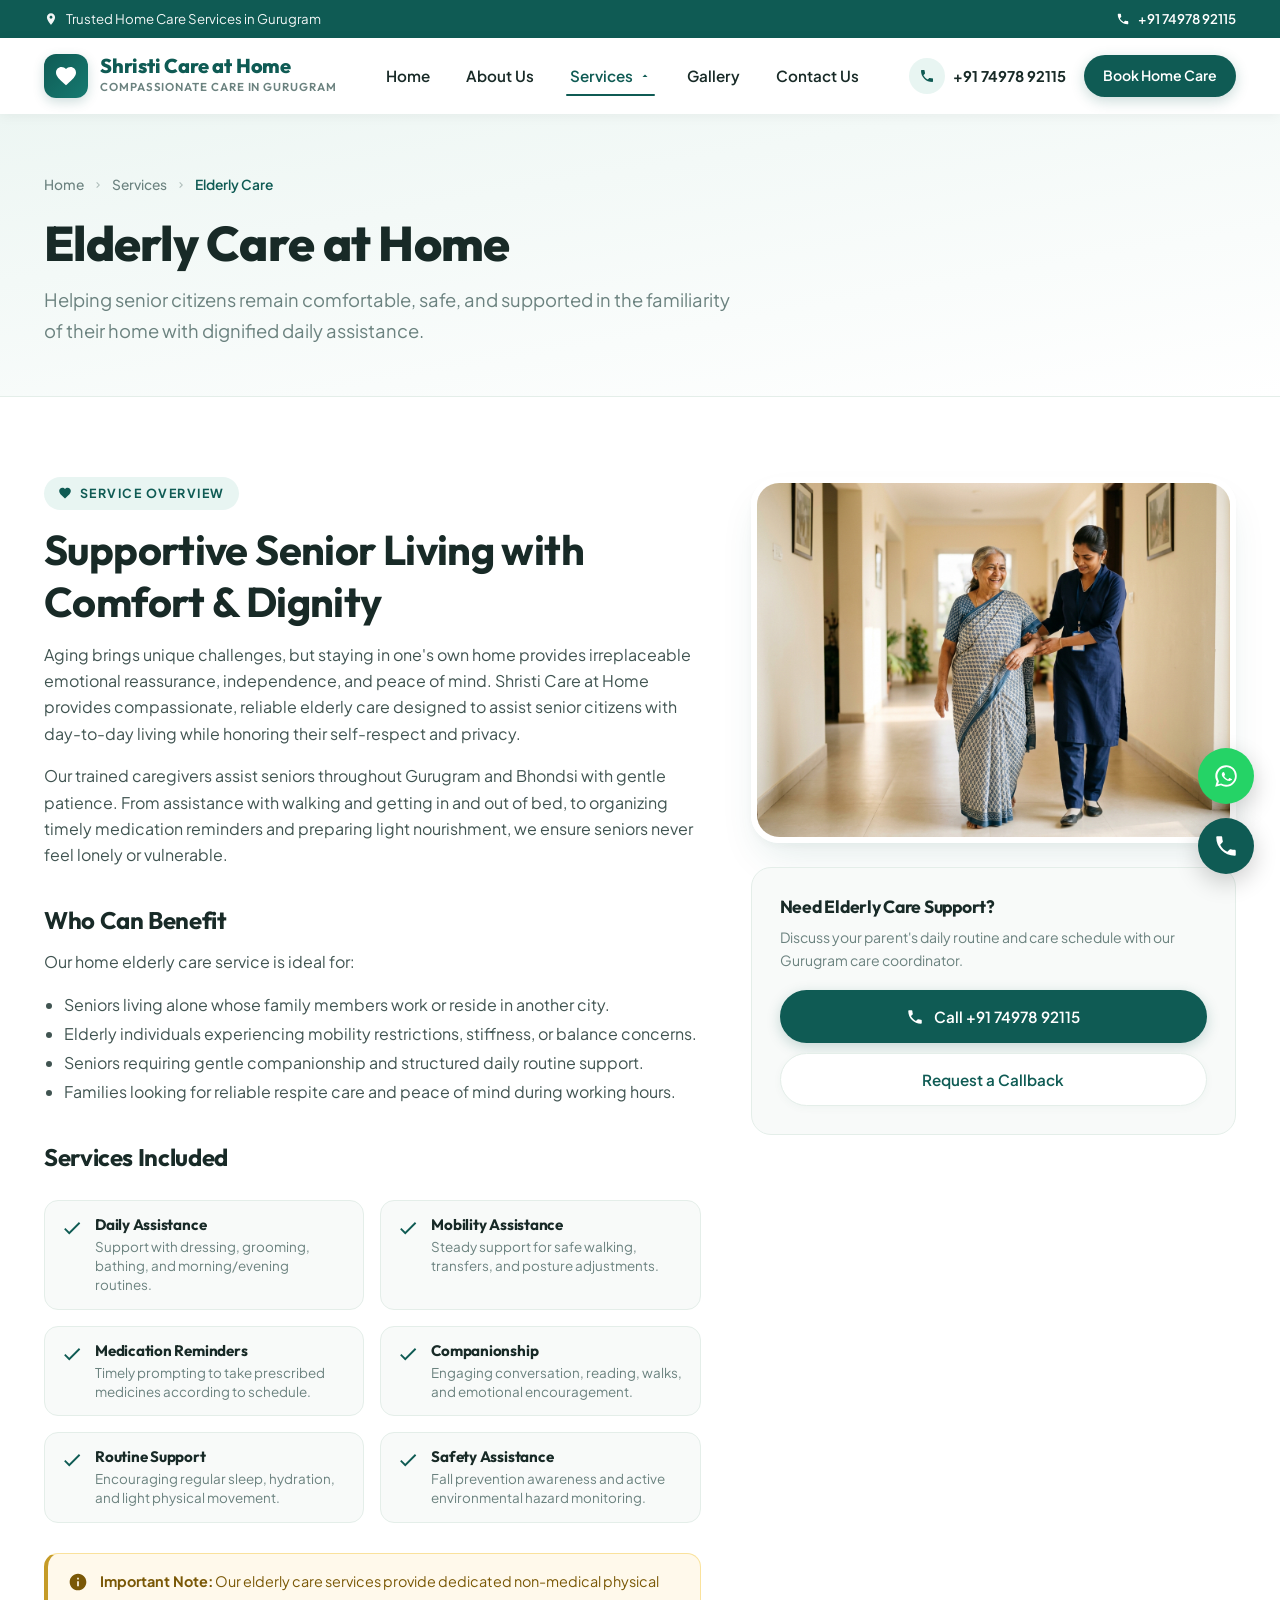
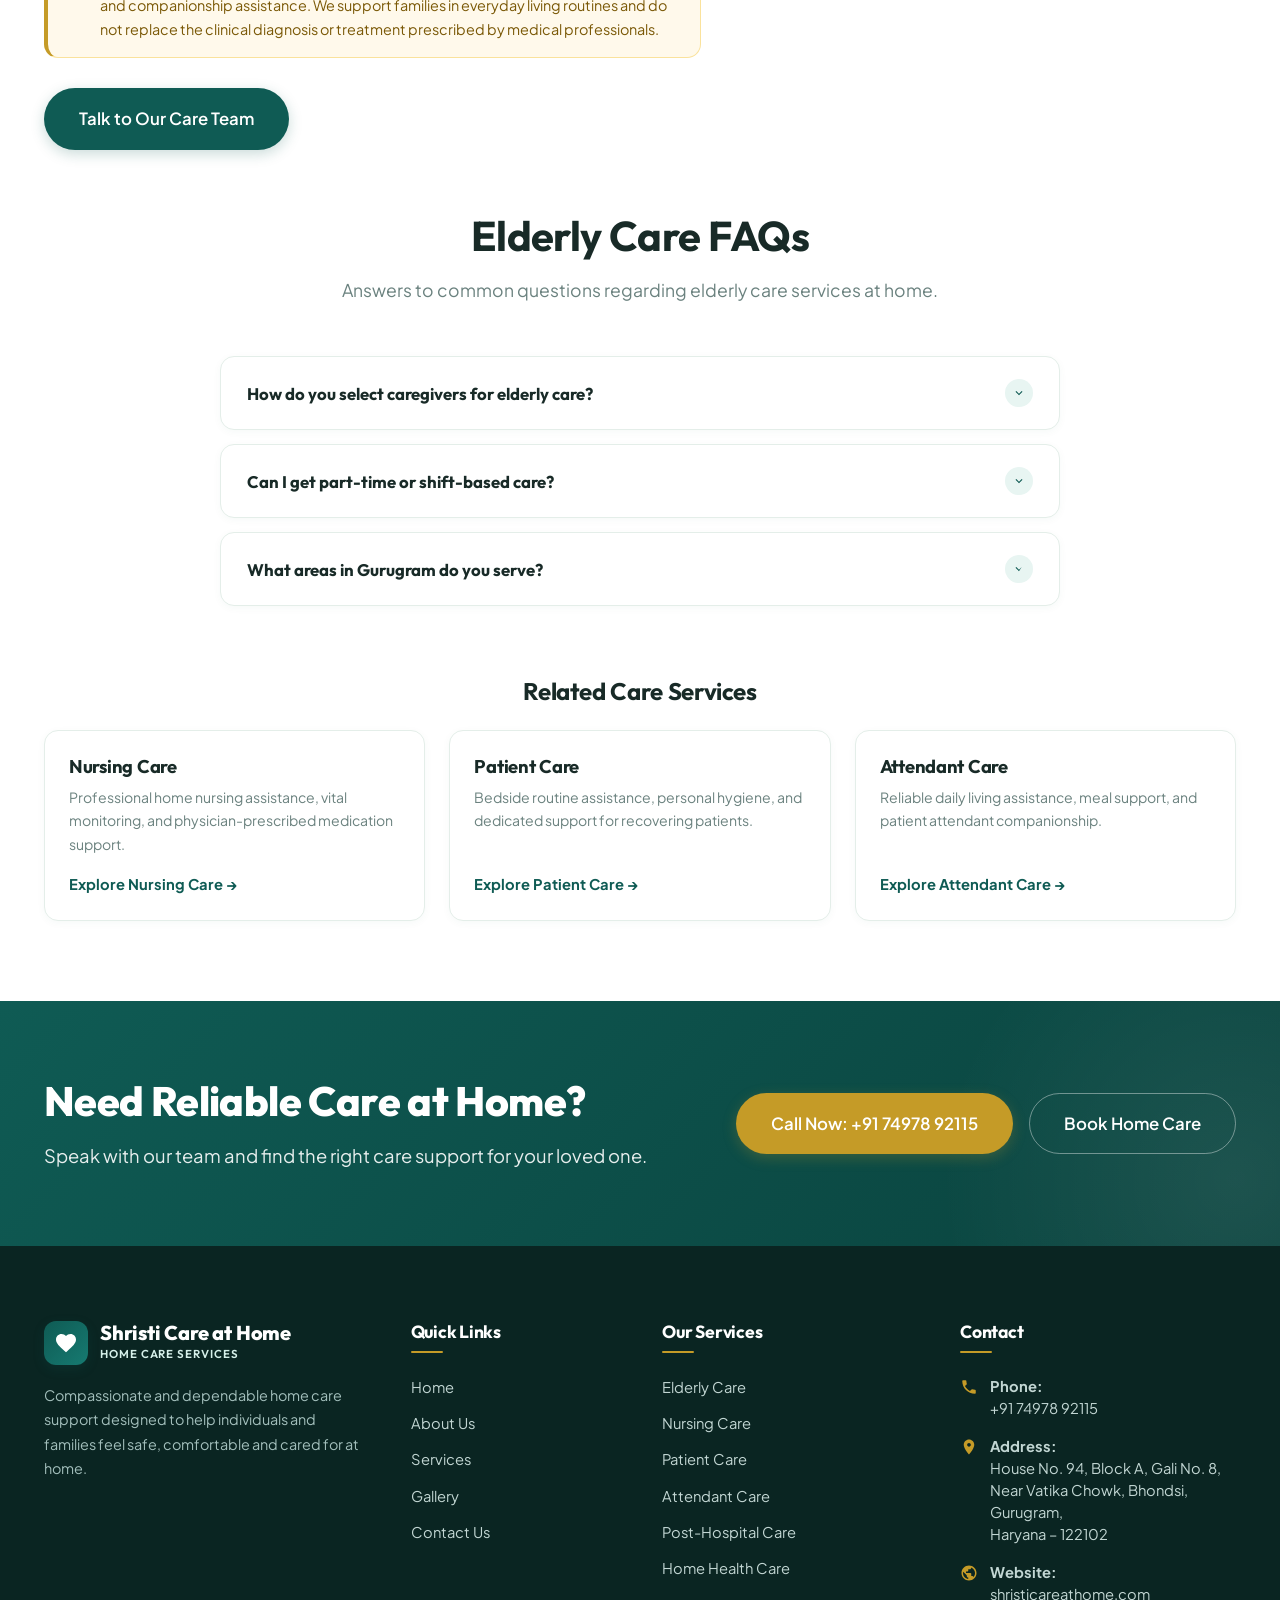
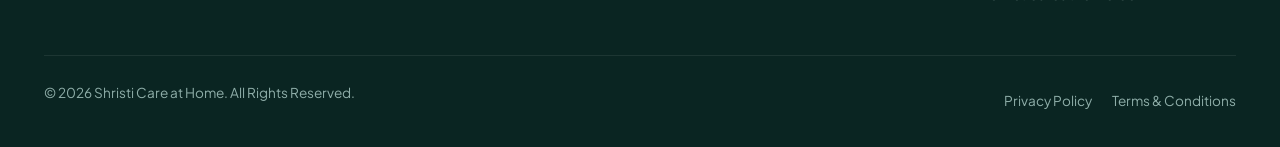
<file: services/elderly-care.html>
<!DOCTYPE html>
<html lang="en">
<head>
  <meta charset="UTF-8">
  <meta name="viewport" content="width=device-width, initial-scale=1.0">
  <title>Elderly Care at Home | Shristi Care Gurugram</title>
  <meta name="description" content="Compassionate elderly care services at home in Gurugram & Bhondsi. Daily living assistance, gentle mobility support, medication reminders, and warm companionship.">
  <link rel="canonical" href="https://shristicareathome.com/services/elderly-care.html">

  <meta property="og:type" content="website">
  <meta property="og:title" content="Elderly Care at Home | Shristi Care at Home Gurugram">
  <meta property="og:description" content="Helping senior citizens remain safe, comfortable, and dignified at home with personalized daily assistance.">
  <meta property="og:url" content="https://shristicareathome.com/services/elderly-care.html">
  <meta property="og:image" content="https://shristicareathome.com/assets/images/service-elderly.jpg">

  <link rel="icon" type="image/svg+xml" href="data:image/svg+xml,%3Csvg xmlns='http://www.w3.org/2000/svg' viewBox='0 0 24 24' fill='%230f5b54'%3E%3Cpath d='M12 21.35l-1.45-1.32C5.4 15.36 2 12.28 2 8.5 2 5.42 4.42 3 7.5 3c1.74 0 3.41.81 4.5 2.09C13.09 3.81 14.76 3 16.5 3 19.58 3 22 5.42 22 8.5c0 3.78-3.4 6.86-8.55 11.54L12 21.35z'/%3E%3C/svg%3E">
  <link rel="stylesheet" href="../assets/css/style.css">

  <script type="application/ld+json">
  {
    "@context": "https://schema.org",
    "@type": "Service",
    "serviceType": "Elderly Care at Home",
    "provider": {
      "@type": "HomeHealthCareService",
      "name": "Shristi Care at Home",
      "telephone": "+91 74978 92115",
      "address": {
        "@type": "PostalAddress",
        "streetAddress": "House No. 94, Block A, Gali No. 8, Near Vatika Chowk, Bhondsi",
        "addressLocality": "Gurugram",
        "addressRegion": "Haryana",
        "postalCode": "122102",
        "addressCountry": "IN"
      }
    },
    "areaServed": "Gurugram, Bhondsi, Haryana",
    "description": "Comprehensive elderly care support at home including daily routine assistance, gentle mobility support, companionship, and medication reminders."
  }
  </script>
</head>
<body>

  <a href="#main-content" class="skip-link">Skip to main content</a>

  <!-- Top bar -->
  <div class="top-bar">
    <div class="container top-bar-inner">
      <div class="top-bar-location">
        <svg viewBox="0 0 24 24"><path d="M12 2C8.13 2 5 5.13 5 9c0 5.25 7 13 7 13s7-7.75 7-13c0-3.87-3.13-7-7-7zm0 9.5c-1.38 0-2.5-1.12-2.5-2.5s1.12-2.5 2.5-2.5 2.5 1.12 2.5 2.5-1.12 2.5-2.5 2.5z"/></svg>
        <span>Trusted Home Care Services in Gurugram</span>
      </div>
      <div class="top-bar-contact">
        <a href="tel:+917497892115" class="top-bar-phone" title="Call Shristi Care at Home">
          <svg viewBox="0 0 24 24"><path d="M6.62 10.79c1.44 2.83 3.76 5.14 6.59 6.59l2.2-2.2c.27-.27.67-.36 1.02-.24 1.12.37 2.33.57 3.57.57.55 0 1 .45 1 1V20c0 .55-.45 1-1 1-9.39 0-17-7.61-17-17 0-.55.45-1 1-1h3.5c.55 0 1 .45 1 1 0 1.25.2 2.45.57 3.57.11.35.03.74-.25 1.02l-2.2 2.2z"/></svg>
          <span>+91 74978 92115</span>
        </a>
      </div>
    </div>
  </div>

  <!-- Sticky Header -->
  <header class="site-header">
    <div class="container">
      <nav class="navbar" aria-label="Main Navigation">
        <a href="../index.html" class="logo">
          <div class="logo-badge">
            <svg viewBox="0 0 24 24"><path d="M12 21.35l-1.45-1.32C5.4 15.36 2 12.28 2 8.5 2 5.42 4.42 3 7.5 3c1.74 0 3.41.81 4.5 2.09C13.09 3.81 14.76 3 16.5 3 19.58 3 22 5.42 22 8.5c0 3.78-3.4 6.86-8.55 11.54L12 21.35z"/></svg>
          </div>
          <div class="logo-text">
            <span class="logo-title">Shristi Care at Home</span>
            <span class="logo-subtitle">Compassionate Care in Gurugram</span>
          </div>
        </a>

        <ul class="nav-menu">
          <li class="nav-item">
            <a href="../index.html" class="nav-link">Home</a>
          </li>
          <li class="nav-item">
            <a href="../about.html" class="nav-link">About Us</a>
          </li>
          <li class="nav-item has-dropdown active">
            <a href="../index.html#services" class="nav-link dropdown-toggle active" aria-haspopup="true" aria-expanded="false">
              Services
              <svg class="chevron" viewBox="0 0 24 24"><path d="M7 10l5 5 5-5z"/></svg>
            </a>
            <ul class="dropdown-menu">
              <li class="dropdown-item"><a href="elderly-care.html" class="active">Elderly Care</a></li>
              <li class="dropdown-item"><a href="nursing-care.html">Nursing Care</a></li>
              <li class="dropdown-item"><a href="patient-care.html">Patient Care</a></li>
              <li class="dropdown-item"><a href="attendant-care.html">Attendant Care</a></li>
              <li class="dropdown-item"><a href="post-hospital-care.html">Post-Hospital Care</a></li>
              <li class="dropdown-item"><a href="home-health-care.html">Home Health Care</a></li>
            </ul>
          </li>
          <li class="nav-item">
            <a href="../gallery.html" class="nav-link">Gallery</a>
          </li>
          <li class="nav-item">
            <a href="../contact.html" class="nav-link">Contact Us</a>
          </li>
        </ul>

        <div class="nav-actions">
          <a href="tel:+917497892115" class="nav-phone" title="Call directly">
            <div class="nav-phone-icon">
              <svg viewBox="0 0 24 24"><path d="M6.62 10.79c1.44 2.83 3.76 5.14 6.59 6.59l2.2-2.2c.27-.27.67-.36 1.02-.24 1.12.37 2.33.57 3.57.57.55 0 1 .45 1 1V20c0 .55-.45 1-1 1-9.39 0-17-7.61-17-17 0-.55.45-1 1-1h3.5c.55 0 1 .45 1 1 0 1.25.2 2.45.57 3.57.11.35.03.74-.25 1.02l-2.2 2.2z"/></svg>
            </div>
            <span>+91 74978 92115</span>
          </a>
          <a href="../contact.html" class="btn btn-primary btn-sm">Book Home Care</a>
        </div>

        <button class="mobile-toggle" aria-label="Toggle navigation menu" aria-expanded="false">
          <span class="hamburger-line"></span>
        </button>
      </nav>
    </div>
  </header>

  <main id="main-content">
    <!-- Breadcrumb & Inner Hero -->
    <section class="inner-hero">
      <div class="container">
        <nav class="breadcrumbs" aria-label="Breadcrumb">
          <a href="../index.html">Home</a>
          <svg class="sep" viewBox="0 0 24 24"><path d="M8.59 16.59L13.17 12 8.59 7.41 10 6l6 6-6 6z"/></svg>
          <a href="../index.html#services">Services</a>
          <svg class="sep" viewBox="0 0 24 24"><path d="M8.59 16.59L13.17 12 8.59 7.41 10 6l6 6-6 6z"/></svg>
          <span class="current">Elderly Care</span>
        </nav>
        <h1 class="inner-hero-title">Elderly Care at Home</h1>
        <p class="inner-hero-subtitle">
          Helping senior citizens remain comfortable, safe, and supported in the familiarity of their home with dignified daily assistance.
        </p>
      </div>
    </section>

    <!-- Service Details & Included Features -->
    <section class="section">
      <div class="container">
        <div class="service-details-grid">
          <!-- Left: Detailed Content -->
          <div>
            <div class="section-tag">
              <svg viewBox="0 0 24 24"><path d="M12 21.35l-1.45-1.32C5.4 15.36 2 12.28 2 8.5 2 5.42 4.42 3 7.5 3c1.74 0 3.41.81 4.5 2.09C13.09 3.81 14.76 3 16.5 3 19.58 3 22 5.42 22 8.5c0 3.78-3.4 6.86-8.55 11.54L12 21.35z"/></svg>
              <span>SERVICE OVERVIEW</span>
            </div>
            <h2 class="section-title">Supportive Senior Living with Comfort & Dignity</h2>
            <p>
              Aging brings unique challenges, but staying in one's own home provides irreplaceable emotional reassurance, independence, and peace of mind. Shristi Care at Home provides compassionate, reliable elderly care designed to assist senior citizens with day-to-day living while honoring their self-respect and privacy.
            </p>
            <p>
              Our trained caregivers assist seniors throughout Gurugram and Bhondsi with gentle patience. From assistance with walking and getting in and out of bed, to organizing timely medication reminders and preparing light nourishment, we ensure seniors never feel lonely or vulnerable.
            </p>

            <!-- Who Can Benefit -->
            <h3 style="margin-top: 36px; margin-bottom: 14px;">Who Can Benefit</h3>
            <p>
              Our home elderly care service is ideal for:
            </p>
            <ul style="padding-left: 20px; margin-bottom: 24px; color: var(--text-body); line-height: 1.8;">
              <li>Seniors living alone whose family members work or reside in another city.</li>
              <li>Elderly individuals experiencing mobility restrictions, stiffness, or balance concerns.</li>
              <li>Seniors requiring gentle companionship and structured daily routine support.</li>
              <li>Families looking for reliable respite care and peace of mind during working hours.</li>
            </ul>

            <!-- Services Included Checklist -->
            <h3 style="margin-top: 36px; margin-bottom: 14px;">Services Included</h3>
            <div class="service-checklist-grid">
              <div class="service-check-item">
                <div class="check-icon">
                  <svg viewBox="0 0 24 24"><path d="M9 16.17L4.83 12l-1.42 1.41L9 19 21 7l-1.41-1.41z"/></svg>
                </div>
                <div class="check-content">
                  <h4>Daily Assistance</h4>
                  <p>Support with dressing, grooming, bathing, and morning/evening routines.</p>
                </div>
              </div>

              <div class="service-check-item">
                <div class="check-icon">
                  <svg viewBox="0 0 24 24"><path d="M9 16.17L4.83 12l-1.42 1.41L9 19 21 7l-1.41-1.41z"/></svg>
                </div>
                <div class="check-content">
                  <h4>Mobility Assistance</h4>
                  <p>Steady support for safe walking, transfers, and posture adjustments.</p>
                </div>
              </div>

              <div class="service-check-item">
                <div class="check-icon">
                  <svg viewBox="0 0 24 24"><path d="M9 16.17L4.83 12l-1.42 1.41L9 19 21 7l-1.41-1.41z"/></svg>
                </div>
                <div class="check-content">
                  <h4>Medication Reminders</h4>
                  <p>Timely prompting to take prescribed medicines according to schedule.</p>
                </div>
              </div>

              <div class="service-check-item">
                <div class="check-icon">
                  <svg viewBox="0 0 24 24"><path d="M9 16.17L4.83 12l-1.42 1.41L9 19 21 7l-1.41-1.41z"/></svg>
                </div>
                <div class="check-content">
                  <h4>Companionship</h4>
                  <p>Engaging conversation, reading, walks, and emotional encouragement.</p>
                </div>
              </div>

              <div class="service-check-item">
                <div class="check-icon">
                  <svg viewBox="0 0 24 24"><path d="M9 16.17L4.83 12l-1.42 1.41L9 19 21 7l-1.41-1.41z"/></svg>
                </div>
                <div class="check-content">
                  <h4>Routine Support</h4>
                  <p>Encouraging regular sleep, hydration, and light physical movement.</p>
                </div>
              </div>

              <div class="service-check-item">
                <div class="check-icon">
                  <svg viewBox="0 0 24 24"><path d="M9 16.17L4.83 12l-1.42 1.41L9 19 21 7l-1.41-1.41z"/></svg>
                </div>
                <div class="check-content">
                  <h4>Safety Assistance</h4>
                  <p>Fall prevention awareness and active environmental hazard monitoring.</p>
                </div>
              </div>
            </div>

            <!-- Disclaimer Banner -->
            <div class="disclaimer-banner">
              <svg viewBox="0 0 24 24"><path d="M12 2C6.48 2 2 6.48 2 12s4.48 10 10 10 10-4.48 10-10S17.52 2 12 2zm1 15h-2v-6h2v6zm0-8h-2V7h2v2z"/></svg>
              <div>
                <strong>Important Note:</strong> Our elderly care services provide dedicated non-medical physical and companionship assistance. We support families in everyday living routines and do not replace the clinical diagnosis or treatment prescribed by medical professionals.
              </div>
            </div>

            <div style="margin-top: 30px;">
              <a href="../contact.html" class="btn btn-primary btn-lg">Talk to Our Care Team</a>
            </div>
          </div>

          <!-- Right: Sticky Media & Quick Call Card -->
          <div class="service-details-media">
            <div class="service-featured-image">
              <img src="../assets/images/service-elderly.jpg" alt="Caregiver assisting elderly lady walking safely" width="500" height="380">
            </div>

            <div class="service-quick-contact">
              <h4>Need Elderly Care Support?</h4>
              <p>Discuss your parent's daily routine and care schedule with our Gurugram care coordinator.</p>
              <a href="tel:+917497892115" class="btn btn-primary" style="width: 100%; margin-bottom: 10px;">
                <svg width="18" height="18" viewBox="0 0 24 24" fill="currentColor"><path d="M6.62 10.79c1.44 2.83 3.76 5.14 6.59 6.59l2.2-2.2c.27-.27.67-.36 1.02-.24 1.12.37 2.33.57 3.57.57.55 0 1 .45 1 1V20c0 .55-.45 1-1 1-9.39 0-17-7.61-17-17 0-.55.45-1 1-1h3.5c.55 0 1 .45 1 1 0 1.25.2 2.45.57 3.57.11.35.03.74-.25 1.02l-2.2 2.2z"/></svg>
                Call +91 74978 92115
              </a>
              <a href="../contact.html" class="btn btn-secondary" style="width: 100%;">
                Request a Callback
              </a>
            </div>
          </div>
        </div>

        <!-- Service Specific FAQs -->
        <div style="margin-top: 50px;">
          <div class="section-header">
            <h2 class="section-title">Elderly Care FAQs</h2>
            <p class="section-subtitle">Answers to common questions regarding elderly care services at home.</p>
          </div>

          <div class="faq-container">
            <div class="faq-item">
              <button class="faq-question" aria-expanded="false">
                <span>How do you select caregivers for elderly care?</span>
                <div class="faq-toggle-icon">
                  <svg viewBox="0 0 24 24"><path d="M16.59 8.59L12 13.17 7.41 8.59 6 10l6 6 6-6z"/></svg>
                </div>
              </button>
              <div class="faq-answer">
                <p>We match caregivers based on verified background checks, prior eldercare experience, patient mobility requirements, and cultural or language comfort.</p>
              </div>
            </div>

            <div class="faq-item">
              <button class="faq-question" aria-expanded="false">
                <span>Can I get part-time or shift-based care?</span>
                <div class="faq-toggle-icon">
                  <svg viewBox="0 0 24 24"><path d="M16.59 8.59L12 13.17 7.41 8.59 6 10l6 6 6-6z"/></svg>
                </div>
              </button>
              <div class="faq-answer">
                <p>Yes, we offer flexible care schedules depending on your family's needs, whether day-time assistance or dedicated shift coverage.</p>
              </div>
            </div>

            <div class="faq-item">
              <button class="faq-question" aria-expanded="false">
                <span>What areas in Gurugram do you serve?</span>
                <div class="faq-toggle-icon">
                  <svg viewBox="0 0 24 24"><path d="M16.59 8.59L12 13.17 7.41 8.59 6 10l6 6-6z"/></svg>
                </div>
              </button>
              <div class="faq-answer">
                <p>We serve Bhondsi, Vatika Chowk, Sohna Road, Badshahpur, Golf Course Extension, Sector 47-57, and surrounding Gurugram localities.</p>
              </div>
            </div>
          </div>
        </div>

        <!-- Related Services -->
        <div style="margin-top: 70px;">
          <h3 style="font-size: 1.5rem; margin-bottom: 24px; text-align: center;">Related Care Services</h3>
          <div class="related-services-grid">
            <div class="related-card">
              <h4>Nursing Care</h4>
              <p>Professional home nursing assistance, vital monitoring, and physician-prescribed medication support.</p>
              <a href="nursing-care.html" class="service-card-link">Explore Nursing Care &rarr;</a>
            </div>

            <div class="related-card">
              <h4>Patient Care</h4>
              <p>Bedside routine assistance, personal hygiene, and dedicated support for recovering patients.</p>
              <a href="patient-care.html" class="service-card-link">Explore Patient Care &rarr;</a>
            </div>

            <div class="related-card">
              <h4>Attendant Care</h4>
              <p>Reliable daily living assistance, meal support, and patient attendant companionship.</p>
              <a href="attendant-care.html" class="service-card-link">Explore Attendant Care &rarr;</a>
            </div>
          </div>
        </div>
      </div>
    </section>

    <!-- CTA Section -->
    <section class="cta-section">
      <div class="container">
        <div class="cta-grid">
          <div class="cta-content">
            <h2 class="cta-title">Need Reliable Care at Home?</h2>
            <p class="cta-text">
              Speak with our team and find the right care support for your loved one.
            </p>
          </div>
          <div class="cta-actions">
            <a href="tel:+917497892115" class="btn btn-accent btn-lg">Call Now: +91 74978 92115</a>
            <a href="../contact.html" class="btn btn-outline-white btn-lg">Book Home Care</a>
          </div>
        </div>
      </div>
    </section>
  </main>

  <!-- Footer -->
  <footer class="site-footer">
    <div class="container">
      <div class="footer-grid">
        <div class="footer-brand">
          <a href="../index.html" class="logo">
            <div class="logo-badge">
              <svg viewBox="0 0 24 24"><path d="M12 21.35l-1.45-1.32C5.4 15.36 2 12.28 2 8.5 2 5.42 4.42 3 7.5 3c1.74 0 3.41.81 4.5 2.09C13.09 3.81 14.76 3 16.5 3 19.58 3 22 5.42 22 8.5c0 3.78-3.4 6.86-8.55 11.54L12 21.35z"/></svg>
            </div>
            <div class="logo-text">
              <span class="logo-title">Shristi Care at Home</span>
              <span class="logo-subtitle">Home Care Services</span>
            </div>
          </a>
          <p class="footer-desc">
            Compassionate and dependable home care support designed to help individuals and families feel safe, comfortable and cared for at home.
          </p>
        </div>

        <div>
          <h4 class="footer-col-title">Quick Links</h4>
          <ul class="footer-links">
            <li><a href="../index.html">Home</a></li>
            <li><a href="../about.html">About Us</a></li>
            <li><a href="../index.html#services">Services</a></li>
            <li><a href="../gallery.html">Gallery</a></li>
            <li><a href="../contact.html">Contact Us</a></li>
          </ul>
        </div>

        <div>
          <h4 class="footer-col-title">Our Services</h4>
          <ul class="footer-links">
            <li><a href="elderly-care.html">Elderly Care</a></li>
            <li><a href="nursing-care.html">Nursing Care</a></li>
            <li><a href="patient-care.html">Patient Care</a></li>
            <li><a href="attendant-care.html">Attendant Care</a></li>
            <li><a href="post-hospital-care.html">Post-Hospital Care</a></li>
            <li><a href="home-health-care.html">Home Health Care</a></li>
          </ul>
        </div>

        <div>
          <h4 class="footer-col-title">Contact</h4>
          <div class="footer-contact-list">
            <div class="footer-contact-item">
              <svg viewBox="0 0 24 24"><path d="M6.62 10.79c1.44 2.83 3.76 5.14 6.59 6.59l2.2-2.2c.27-.27.67-.36 1.02-.24 1.12.37 2.33.57 3.57.57.55 0 1 .45 1 1V20c0 .55-.45 1-1 1-9.39 0-17-7.61-17-17 0-.55.45-1 1-1h3.5c.55 0 1 .45 1 1 0 1.25.2 2.45.57 3.57.11.35.03.74-.25 1.02l-2.2 2.2z"/></svg>
              <div>
                <strong>Phone:</strong><br>
                <a href="tel:+917497892115">+91 74978 92115</a>
              </div>
            </div>

            <div class="footer-contact-item">
              <svg viewBox="0 0 24 24"><path d="M12 2C8.13 2 5 5.13 5 9c0 5.25 7 13 7 13s7-7.75 7-13c0-3.87-3.13-7-7-7zm0 9.5c-1.38 0-2.5-1.12-2.5-2.5s1.12-2.5 2.5-2.5 2.5 1.12 2.5 2.5-1.12 2.5-2.5 2.5z"/></svg>
              <div>
                <strong>Address:</strong><br>
                House No. 94, Block A, Gali No. 8,<br>
                Near Vatika Chowk, Bhondsi, Gurugram,<br>
                Haryana – 122102
              </div>
            </div>

            <div class="footer-contact-item">
              <svg viewBox="0 0 24 24"><path d="M12 2C6.48 2 2 6.48 2 12s4.48 10 10 10 10-4.48 10-10S17.52 2 12 2zm-1 17.93c-3.95-.49-7-3.85-7-7.93 0-.62.08-1.21.21-1.79L9 15v1c0 1.1.9 2 2 2v1.93zm6.9-2.54c-.26-.81-1-1.39-1.9-1.39h-1v-3c0-.55-.45-1-1-1H8v-2h2c.55 0 1-.45 1-1V7h2c1.1 0 2-.9 2-2v-.41c2.93 1.19 5 4.06 5 7.41 0 2.08-.8 3.97-2.1 5.39z"/></svg>
              <div>
                <strong>Website:</strong><br>
                <a href="https://shristicareathome.com/">shristicareathome.com</a>
              </div>
            </div>
          </div>
        </div>
      </div>

      <div class="footer-bottom">
        <div class="footer-bottom-inner">
          <p>&copy; 2026 Shristi Care at Home. All Rights Reserved.</p>
          <div class="footer-bottom-links">
            <a href="../privacy-policy.html">Privacy Policy</a>
            <a href="../terms.html">Terms &amp; Conditions</a>
          </div>
        </div>
      </div>
    </div>
  </footer>

  <!-- Floating Buttons -->
  <aside class="floating-actions" aria-label="Quick contact buttons">
    <a href="https://wa.me/917497892115?text=Hello%2C%20I%20would%20like%20to%20know%20more%20about%20your%20elderly%20care%20services." target="_blank" rel="noopener noreferrer" class="float-btn float-btn-whatsapp" aria-label="Chat with Shristi Care on WhatsApp">
      <svg viewBox="0 0 24 24"><path d="M12.04 2C6.58 2 2.13 6.45 2.13 11.91c0 1.75.46 3.45 1.32 4.95L2.05 22l5.25-1.38c1.45.79 3.08 1.21 4.74 1.21 5.46 0 9.91-4.45 9.91-9.91 0-2.65-1.03-5.14-2.9-7.01A9.816 9.816 0 0 0 12.04 2m.01 1.67c2.2 0 4.26.86 5.82 2.42a8.225 8.225 0 0 1 2.41 5.83c0 4.54-3.7 8.24-8.24 8.24-1.42 0-2.82-.37-4.06-1.07l-.29-.17-3.02.79.81-2.94-.19-.3a8.216 8.216 0 0 1-1.26-4.36c0-4.54 3.7-8.24 8.24-8.24m4.52 11.66c-.19.53-1.09 1.04-1.5 1.08-.4.04-.92.06-2.69-.67-2.14-.88-3.52-3.06-3.62-3.2-.11-.15-.88-1.17-.88-2.24s.56-1.59.76-1.81c.2-.22.44-.27.59-.27.15 0 .3 0 .43.01.14.01.32-.05.5.38.19.44.64 1.57.7 1.69.06.12.1.26.02.42-.08.16-.12.26-.24.4-.12.14-.25.32-.36.43-.12.12-.25.25-.11.49.14.24.62 1.02 1.33 1.65.91.81 1.68 1.06 1.92 1.18.24.12.38.1.52-.06.14-.16.6-.7.76-.94.16-.24.32-.2.54-.12.22.08 1.4.66 1.64.78.24.12.4.18.46.28.06.1.06.59-.13 1.12z"/></svg>
      <span class="float-btn-tooltip">Chat on WhatsApp</span>
    </a>
    <a href="tel:+917497892115" class="float-btn float-btn-phone" aria-label="Call +91 74978 92115">
      <svg viewBox="0 0 24 24"><path d="M6.62 10.79c1.44 2.83 3.76 5.14 6.59 6.59l2.2-2.2c.27-.27.67-.36 1.02-.24 1.12.37 2.33.57 3.57.57.55 0 1 .45 1 1V20c0 .55-.45 1-1 1-9.39 0-17-7.61-17-17 0-.55.45-1 1-1h3.5c.55 0 1 .45 1 1 0 1.25.2 2.45.57 3.57.11.35.03.74-.25 1.02l-2.2 2.2z"/></svg>
      <span class="float-btn-tooltip">Call +91 74978 92115</span>
    </a>
  </aside>

  <script src="../assets/js/main.js"></script>
</body>
</html>
</file>
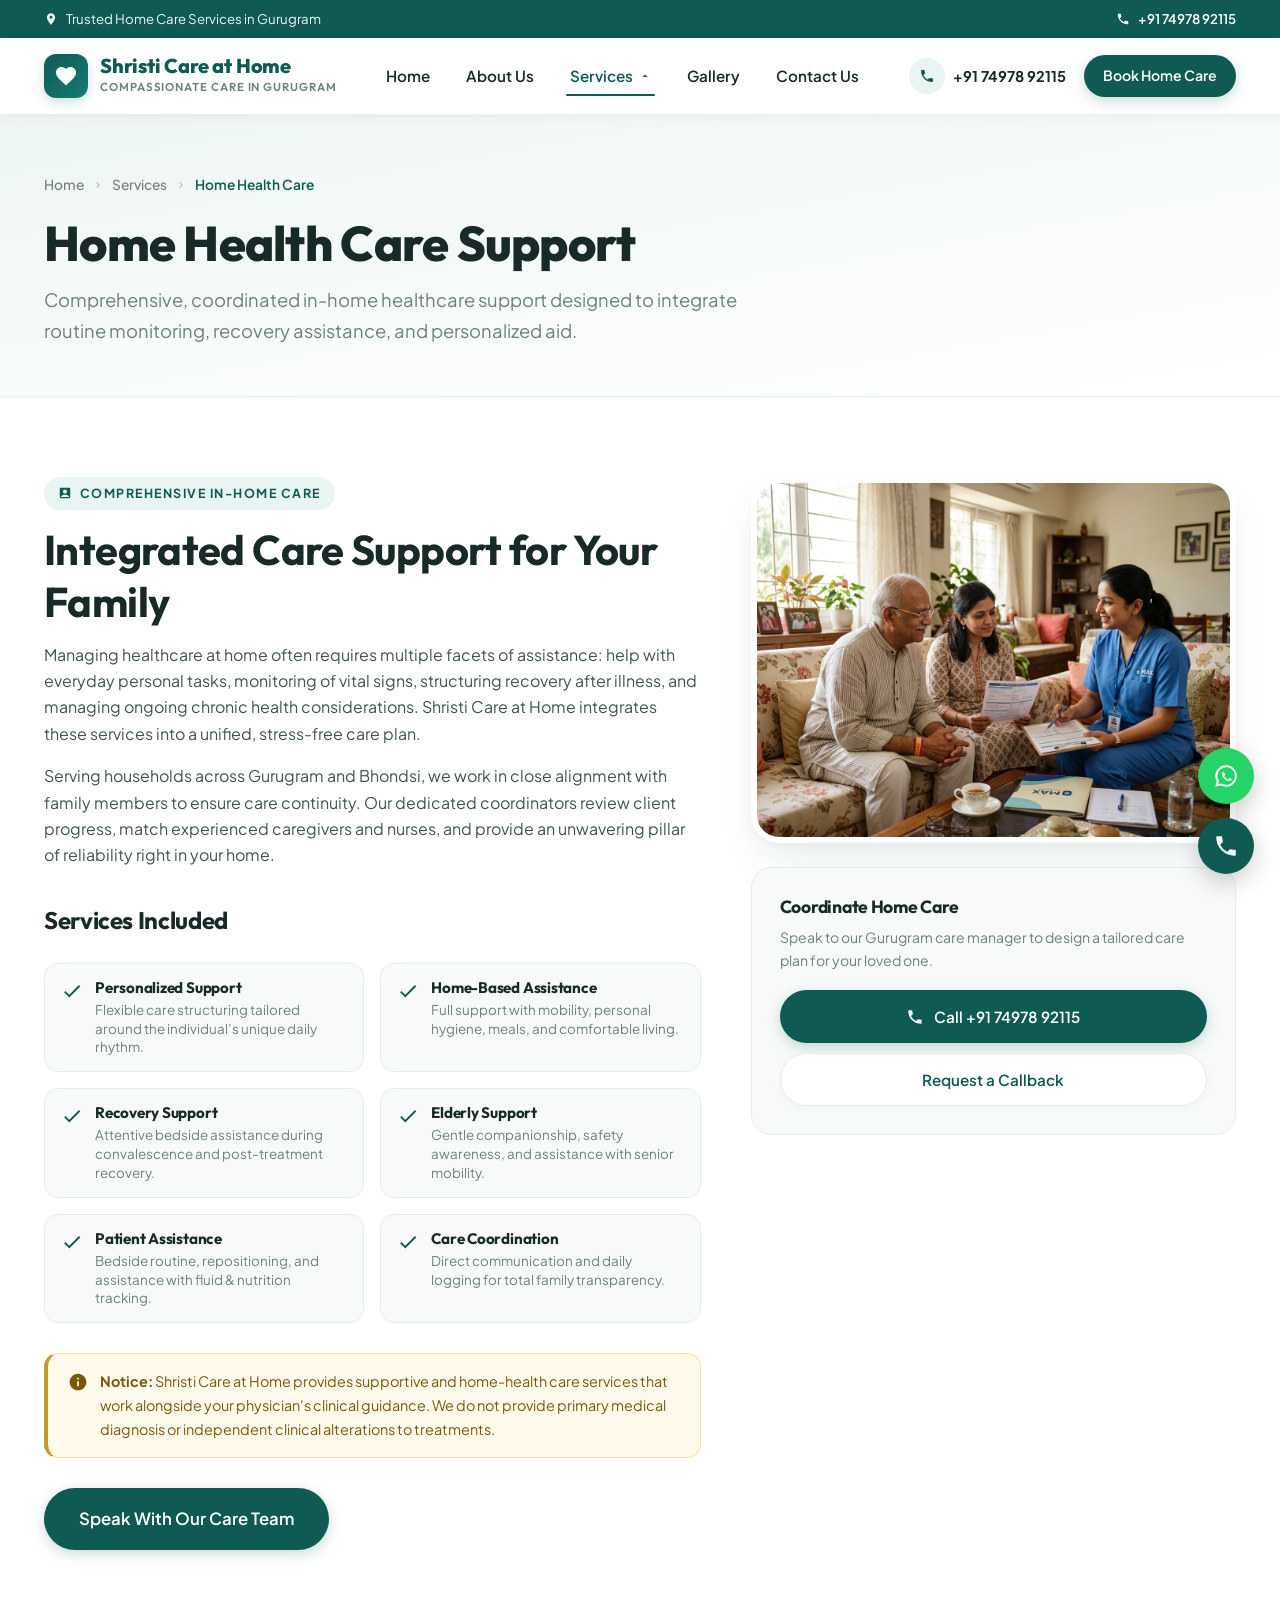
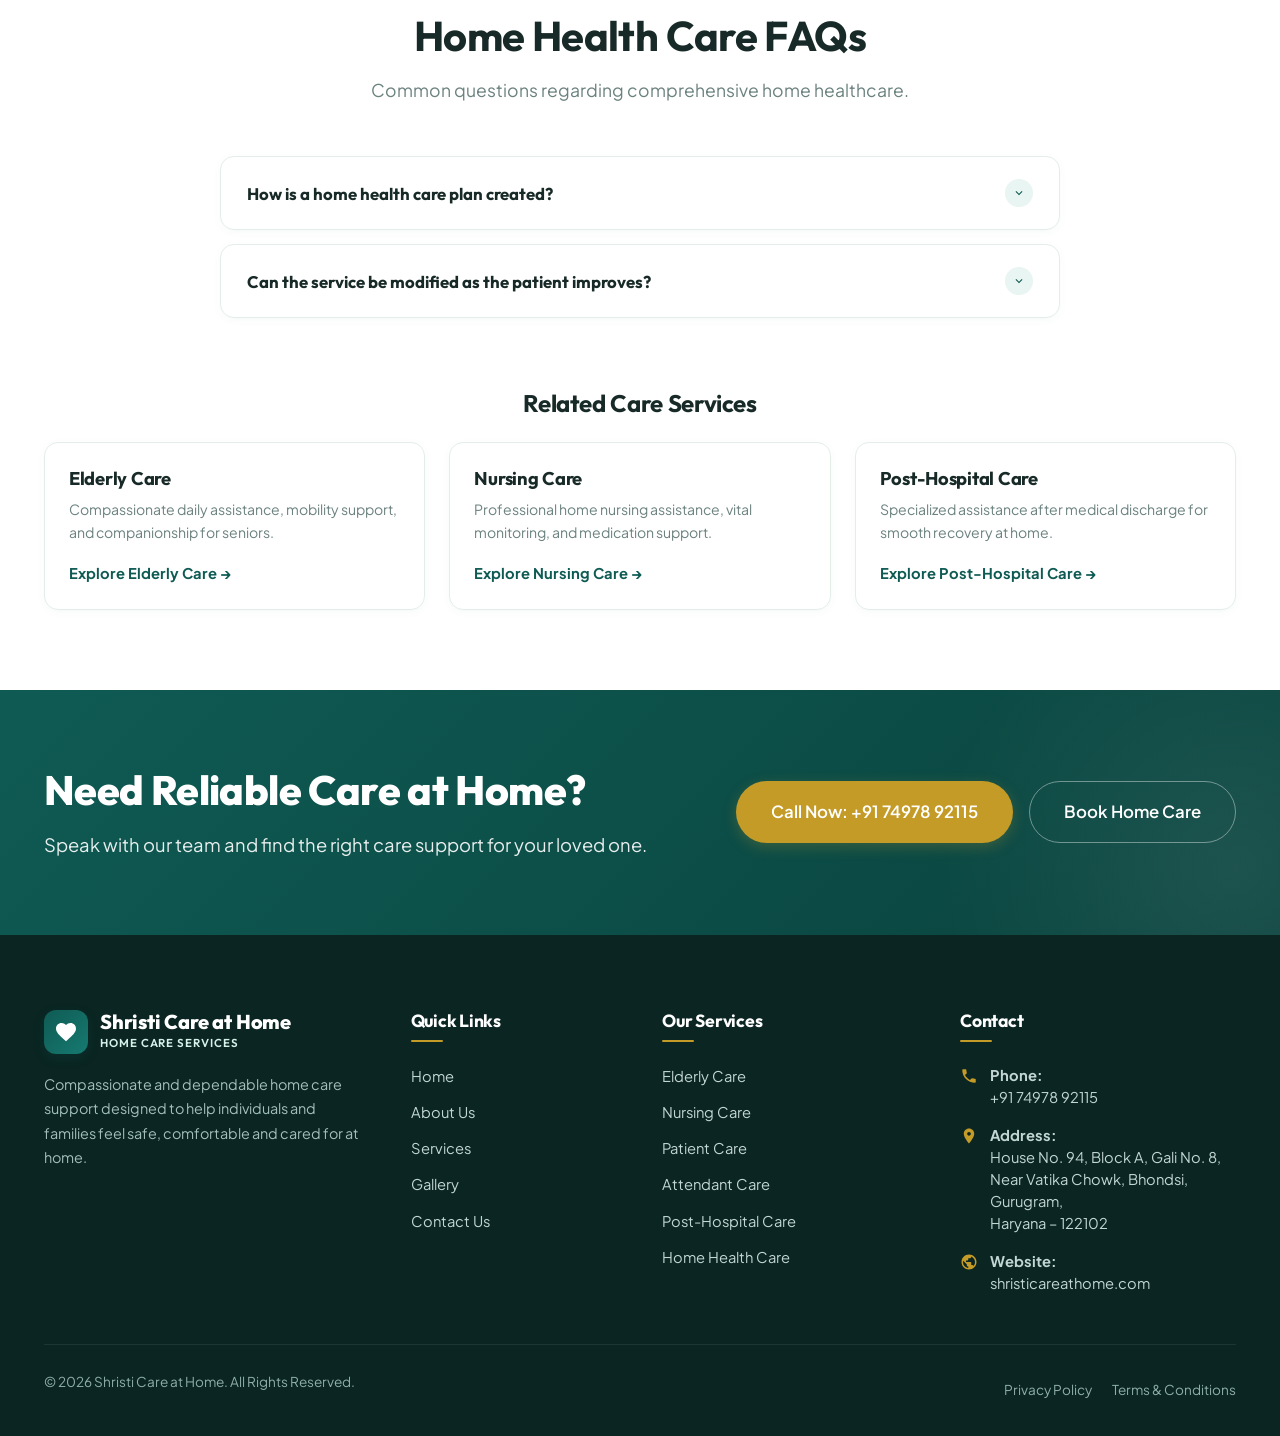
<file: services/home-health-care.html>
<!DOCTYPE html>
<html lang="en">
<head>
  <meta charset="UTF-8">
  <meta name="viewport" content="width=device-width, initial-scale=1.0">
  <title>Home Health Care Support | Shristi Care Gurugram</title>
  <meta name="description" content="Comprehensive home health care support in Gurugram & Bhondsi. Integrated personalized assistance, recovery support, routine monitoring, and patient coordination at home.">
  <link rel="canonical" href="https://shristicareathome.com/services/home-health-care.html">

  <meta property="og:type" content="website">
  <meta property="og:title" content="Home Health Care Support | Shristi Care at Home">
  <meta property="og:description" content="Holistic, coordinated in-home healthcare assistance in Gurugram. Personalized support tailored for families.">
  <meta property="og:url" content="https://shristicareathome.com/services/home-health-care.html">
  <meta property="og:image" content="https://shristicareathome.com/assets/images/service-home-health.jpg">

  <link rel="icon" type="image/svg+xml" href="data:image/svg+xml,%3Csvg xmlns='http://www.w3.org/2000/svg' viewBox='0 0 24 24' fill='%230f5b54'%3E%3Cpath d='M12 21.35l-1.45-1.32C5.4 15.36 2 12.28 2 8.5 2 5.42 4.42 3 7.5 3c1.74 0 3.41.81 4.5 2.09C13.09 3.81 14.76 3 16.5 3 19.58 3 22 5.42 22 8.5c0 3.78-3.4 6.86-8.55 11.54L12 21.35z'/%3E%3C/svg%3E">
  <link rel="stylesheet" href="../assets/css/style.css">

  <script type="application/ld+json">
  {
    "@context": "https://schema.org",
    "@type": "Service",
    "serviceType": "Home Health Care Support",
    "provider": {
      "@type": "HomeHealthCareService",
      "name": "Shristi Care at Home",
      "telephone": "+91 74978 92115",
      "address": {
        "@type": "PostalAddress",
        "streetAddress": "House No. 94, Block A, Gali No. 8, Near Vatika Chowk, Bhondsi",
        "addressLocality": "Gurugram",
        "addressRegion": "Haryana",
        "postalCode": "122102",
        "addressCountry": "IN"
      }
    },
    "areaServed": "Gurugram, Bhondsi, Haryana",
    "description": "Comprehensive and coordinated home health care support in Gurugram, combining routine monitoring, recovery assistance, and personalized home aid."
  }
  </script>
</head>
<body>

  <a href="#main-content" class="skip-link">Skip to main content</a>

  <!-- Top bar -->
  <div class="top-bar">
    <div class="container top-bar-inner">
      <div class="top-bar-location">
        <svg viewBox="0 0 24 24"><path d="M12 2C8.13 2 5 5.13 5 9c0 5.25 7 13 7 13s7-7.75 7-13c0-3.87-3.13-7-7-7zm0 9.5c-1.38 0-2.5-1.12-2.5-2.5s1.12-2.5 2.5-2.5 2.5 1.12 2.5 2.5-1.12 2.5-2.5 2.5z"/></svg>
        <span>Trusted Home Care Services in Gurugram</span>
      </div>
      <div class="top-bar-contact">
        <a href="tel:+917497892115" class="top-bar-phone" title="Call Shristi Care at Home">
          <svg viewBox="0 0 24 24"><path d="M6.62 10.79c1.44 2.83 3.76 5.14 6.59 6.59l2.2-2.2c.27-.27.67-.36 1.02-.24 1.12.37 2.33.57 3.57.57.55 0 1 .45 1 1V20c0 .55-.45 1-1 1-9.39 0-17-7.61-17-17 0-.55.45-1 1-1h3.5c.55 0 1 .45 1 1 0 1.25.2 2.45.57 3.57.11.35.03.74-.25 1.02l-2.2 2.2z"/></svg>
          <span>+91 74978 92115</span>
        </a>
      </div>
    </div>
  </div>

  <!-- Sticky Header -->
  <header class="site-header">
    <div class="container">
      <nav class="navbar" aria-label="Main Navigation">
        <a href="../index.html" class="logo">
          <div class="logo-badge">
            <svg viewBox="0 0 24 24"><path d="M12 21.35l-1.45-1.32C5.4 15.36 2 12.28 2 8.5 2 5.42 4.42 3 7.5 3c1.74 0 3.41.81 4.5 2.09C13.09 3.81 14.76 3 16.5 3 19.58 3 22 5.42 22 8.5c0 3.78-3.4 6.86-8.55 11.54L12 21.35z"/></svg>
          </div>
          <div class="logo-text">
            <span class="logo-title">Shristi Care at Home</span>
            <span class="logo-subtitle">Compassionate Care in Gurugram</span>
          </div>
        </a>

        <ul class="nav-menu">
          <li class="nav-item">
            <a href="../index.html" class="nav-link">Home</a>
          </li>
          <li class="nav-item">
            <a href="../about.html" class="nav-link">About Us</a>
          </li>
          <li class="nav-item has-dropdown active">
            <a href="../index.html#services" class="nav-link dropdown-toggle active" aria-haspopup="true" aria-expanded="false">
              Services
              <svg class="chevron" viewBox="0 0 24 24"><path d="M7 10l5 5 5-5z"/></svg>
            </a>
            <ul class="dropdown-menu">
              <li class="dropdown-item"><a href="elderly-care.html">Elderly Care</a></li>
              <li class="dropdown-item"><a href="nursing-care.html">Nursing Care</a></li>
              <li class="dropdown-item"><a href="patient-care.html">Patient Care</a></li>
              <li class="dropdown-item"><a href="attendant-care.html">Attendant Care</a></li>
              <li class="dropdown-item"><a href="post-hospital-care.html">Post-Hospital Care</a></li>
              <li class="dropdown-item"><a href="home-health-care.html" class="active">Home Health Care</a></li>
            </ul>
          </li>
          <li class="nav-item">
            <a href="../gallery.html" class="nav-link">Gallery</a>
          </li>
          <li class="nav-item">
            <a href="../contact.html" class="nav-link">Contact Us</a>
          </li>
        </ul>

        <div class="nav-actions">
          <a href="tel:+917497892115" class="nav-phone" title="Call directly">
            <div class="nav-phone-icon">
              <svg viewBox="0 0 24 24"><path d="M6.62 10.79c1.44 2.83 3.76 5.14 6.59 6.59l2.2-2.2c.27-.27.67-.36 1.02-.24 1.12.37 2.33.57 3.57.57.55 0 1 .45 1 1V20c0 .55-.45 1-1 1-9.39 0-17-7.61-17-17 0-.55.45-1 1-1h3.5c.55 0 1 .45 1 1 0 1.25.2 2.45.57 3.57.11.35.03.74-.25 1.02l-2.2 2.2z"/></svg>
            </div>
            <span>+91 74978 92115</span>
          </a>
          <a href="../contact.html" class="btn btn-primary btn-sm">Book Home Care</a>
        </div>

        <button class="mobile-toggle" aria-label="Toggle navigation menu" aria-expanded="false">
          <span class="hamburger-line"></span>
        </button>
      </nav>
    </div>
  </header>

  <main id="main-content">
    <!-- Breadcrumb & Inner Hero -->
    <section class="inner-hero">
      <div class="container">
        <nav class="breadcrumbs" aria-label="Breadcrumb">
          <a href="../index.html">Home</a>
          <svg class="sep" viewBox="0 0 24 24"><path d="M8.59 16.59L13.17 12 8.59 7.41 10 6l6 6-6 6z"/></svg>
          <a href="../index.html#services">Services</a>
          <svg class="sep" viewBox="0 0 24 24"><path d="M8.59 16.59L13.17 12 8.59 7.41 10 6l6 6-6 6z"/></svg>
          <span class="current">Home Health Care</span>
        </nav>
        <h1 class="inner-hero-title">Home Health Care Support</h1>
        <p class="inner-hero-subtitle">
          Comprehensive, coordinated in-home healthcare support designed to integrate routine monitoring, recovery assistance, and personalized aid.
        </p>
      </div>
    </section>

    <!-- Content Details -->
    <section class="section">
      <div class="container">
        <div class="service-details-grid">
          <div>
            <div class="section-tag">
              <svg viewBox="0 0 24 24"><path d="M19 3H5c-1.1 0-2 .9-2 2v14c0 1.1.9 2 2 2h14c1.1 0 2-.9 2-2V5c0-1.1-.9-2-2-2zm-7 3c1.93 0 3.5 1.57 3.5 3.5S13.93 13 12 13s-3.5-1.57-3.5-3.5S10.07 6 12 6zm7 13H5v-.23c0-.62.28-1.2.76-1.58C7.47 15.82 9.64 15 12 15s4.53.82 6.24 2.19c.48.38.76.97.76 1.58v.23z"/></svg>
              <span>COMPREHENSIVE IN-HOME CARE</span>
            </div>
            <h2 class="section-title">Integrated Care Support for Your Family</h2>
            <p>
              Managing healthcare at home often requires multiple facets of assistance: help with everyday personal tasks, monitoring of vital signs, structuring recovery after illness, and managing ongoing chronic health considerations. Shristi Care at Home integrates these services into a unified, stress-free care plan.
            </p>
            <p>
              Serving households across Gurugram and Bhondsi, we work in close alignment with family members to ensure care continuity. Our dedicated coordinators review client progress, match experienced caregivers and nurses, and provide an unwavering pillar of reliability right in your home.
            </p>

            <h3 style="margin-top: 36px; margin-bottom: 14px;">Services Included</h3>
            <div class="service-checklist-grid">
              <div class="service-check-item">
                <div class="check-icon">
                  <svg viewBox="0 0 24 24"><path d="M9 16.17L4.83 12l-1.42 1.41L9 19 21 7l-1.41-1.41z"/></svg>
                </div>
                <div class="check-content">
                  <h4>Personalized Support</h4>
                  <p>Flexible care structuring tailored around the individual’s unique daily rhythm.</p>
                </div>
              </div>

              <div class="service-check-item">
                <div class="check-icon">
                  <svg viewBox="0 0 24 24"><path d="M9 16.17L4.83 12l-1.42 1.41L9 19 21 7l-1.41-1.41z"/></svg>
                </div>
                <div class="check-content">
                  <h4>Home-Based Assistance</h4>
                  <p>Full support with mobility, personal hygiene, meals, and comfortable living.</p>
                </div>
              </div>

              <div class="service-check-item">
                <div class="check-icon">
                  <svg viewBox="0 0 24 24"><path d="M9 16.17L4.83 12l-1.42 1.41L9 19 21 7l-1.41-1.41z"/></svg>
                </div>
                <div class="check-content">
                  <h4>Recovery Support</h4>
                  <p>Attentive bedside assistance during convalescence and post-treatment recovery.</p>
                </div>
              </div>

              <div class="service-check-item">
                <div class="check-icon">
                  <svg viewBox="0 0 24 24"><path d="M9 16.17L4.83 12l-1.42 1.41L9 19 21 7l-1.41-1.41z"/></svg>
                </div>
                <div class="check-content">
                  <h4>Elderly Support</h4>
                  <p>Gentle companionship, safety awareness, and assistance with senior mobility.</p>
                </div>
              </div>

              <div class="service-check-item">
                <div class="check-icon">
                  <svg viewBox="0 0 24 24"><path d="M9 16.17L4.83 12l-1.42 1.41L9 19 21 7l-1.41-1.41z"/></svg>
                </div>
                <div class="check-content">
                  <h4>Patient Assistance</h4>
                  <p>Bedside routine, repositioning, and assistance with fluid & nutrition tracking.</p>
                </div>
              </div>

              <div class="service-check-item">
                <div class="check-icon">
                  <svg viewBox="0 0 24 24"><path d="M9 16.17L4.83 12l-1.42 1.41L9 19 21 7l-1.41-1.41z"/></svg>
                </div>
                <div class="check-content">
                  <h4>Care Coordination</h4>
                  <p>Direct communication and daily logging for total family transparency.</p>
                </div>
              </div>
            </div>

            <div class="disclaimer-banner">
              <svg viewBox="0 0 24 24"><path d="M12 2C6.48 2 2 6.48 2 12s4.48 10 10 10 10-4.48 10-10S17.52 2 12 2zm1 15h-2v-6h2v6zm0-8h-2V7h2v2z"/></svg>
              <div>
                <strong>Notice:</strong> Shristi Care at Home provides supportive and home-health care services that work alongside your physician's clinical guidance. We do not provide primary medical diagnosis or independent clinical alterations to treatments.
              </div>
            </div>

            <div style="margin-top: 30px;">
              <a href="../contact.html" class="btn btn-primary btn-lg">Speak With Our Care Team</a>
            </div>
          </div>

          <div class="service-details-media">
            <div class="service-featured-image">
              <img src="../assets/images/service-home-health.jpg" alt="Coordinated home health care visit in Gurugram" width="500" height="380">
            </div>

            <div class="service-quick-contact">
              <h4>Coordinate Home Care</h4>
              <p>Speak to our Gurugram care manager to design a tailored care plan for your loved one.</p>
              <a href="tel:+917497892115" class="btn btn-primary" style="width: 100%; margin-bottom: 10px;">
                <svg width="18" height="18" viewBox="0 0 24 24" fill="currentColor"><path d="M6.62 10.79c1.44 2.83 3.76 5.14 6.59 6.59l2.2-2.2c.27-.27.67-.36 1.02-.24 1.12.37 2.33.57 3.57.57.55 0 1 .45 1 1V20c0 .55-.45 1-1 1-9.39 0-17-7.61-17-17 0-.55.45-1 1-1h3.5c.55 0 1 .45 1 1 0 1.25.2 2.45.57 3.57.11.35.03.74-.25 1.02l-2.2 2.2z"/></svg>
                Call +91 74978 92115
              </a>
              <a href="../contact.html" class="btn btn-secondary" style="width: 100%;">
                Request a Callback
              </a>
            </div>
          </div>
        </div>

        <!-- FAQs -->
        <div style="margin-top: 50px;">
          <div class="section-header">
            <h2 class="section-title">Home Health Care FAQs</h2>
            <p class="section-subtitle">Common questions regarding comprehensive home healthcare.</p>
          </div>

          <div class="faq-container">
            <div class="faq-item">
              <button class="faq-question" aria-expanded="false">
                <span>How is a home health care plan created?</span>
                <div class="faq-toggle-icon">
                  <svg viewBox="0 0 24 24"><path d="M16.59 8.59L12 13.17 7.41 8.59 6 10l6 6 6-6z"/></svg>
                </div>
              </button>
              <div class="faq-answer">
                <p>We review doctor recommendations, discuss daily schedules and physical limitations with the family, and assign a dedicated caregiver or nursing assistant suited to those needs.</p>
              </div>
            </div>

            <div class="faq-item">
              <button class="faq-question" aria-expanded="false">
                <span>Can the service be modified as the patient improves?</span>
                <div class="faq-toggle-icon">
                  <svg viewBox="0 0 24 24"><path d="M16.59 8.59L12 13.17 7.41 8.59 6 10l6 6 6-6z"/></svg>
                </div>
              </button>
              <div class="faq-answer">
                <p>Yes. As the patient regains independence, care hours and assistance levels can be adjusted smoothly in consultation with our care coordinators.</p>
              </div>
            </div>
          </div>
        </div>

        <!-- Related Services -->
        <div style="margin-top: 70px;">
          <h3 style="font-size: 1.5rem; margin-bottom: 24px; text-align: center;">Related Care Services</h3>
          <div class="related-services-grid">
            <div class="related-card">
              <h4>Elderly Care</h4>
              <p>Compassionate daily assistance, mobility support, and companionship for seniors.</p>
              <a href="elderly-care.html" class="service-card-link">Explore Elderly Care &rarr;</a>
            </div>

            <div class="related-card">
              <h4>Nursing Care</h4>
              <p>Professional home nursing assistance, vital monitoring, and medication support.</p>
              <a href="nursing-care.html" class="service-card-link">Explore Nursing Care &rarr;</a>
            </div>

            <div class="related-card">
              <h4>Post-Hospital Care</h4>
              <p>Specialized assistance after medical discharge for smooth recovery at home.</p>
              <a href="post-hospital-care.html" class="service-card-link">Explore Post-Hospital Care &rarr;</a>
            </div>
          </div>
        </div>
      </div>
    </section>

    <!-- CTA Section -->
    <section class="cta-section">
      <div class="container">
        <div class="cta-grid">
          <div class="cta-content">
            <h2 class="cta-title">Need Reliable Care at Home?</h2>
            <p class="cta-text">
              Speak with our team and find the right care support for your loved one.
            </p>
          </div>
          <div class="cta-actions">
            <a href="tel:+917497892115" class="btn btn-accent btn-lg">Call Now: +91 74978 92115</a>
            <a href="../contact.html" class="btn btn-outline-white btn-lg">Book Home Care</a>
          </div>
        </div>
      </div>
    </section>
  </main>

  <!-- Footer -->
  <footer class="site-footer">
    <div class="container">
      <div class="footer-grid">
        <div class="footer-brand">
          <a href="../index.html" class="logo">
            <div class="logo-badge">
              <svg viewBox="0 0 24 24"><path d="M12 21.35l-1.45-1.32C5.4 15.36 2 12.28 2 8.5 2 5.42 4.42 3 7.5 3c1.74 0 3.41.81 4.5 2.09C13.09 3.81 14.76 3 16.5 3 19.58 3 22 5.42 22 8.5c0 3.78-3.4 6.86-8.55 11.54L12 21.35z"/></svg>
            </div>
            <div class="logo-text">
              <span class="logo-title">Shristi Care at Home</span>
              <span class="logo-subtitle">Home Care Services</span>
            </div>
          </a>
          <p class="footer-desc">
            Compassionate and dependable home care support designed to help individuals and families feel safe, comfortable and cared for at home.
          </p>
        </div>

        <div>
          <h4 class="footer-col-title">Quick Links</h4>
          <ul class="footer-links">
            <li><a href="../index.html">Home</a></li>
            <li><a href="../about.html">About Us</a></li>
            <li><a href="../index.html#services">Services</a></li>
            <li><a href="../gallery.html">Gallery</a></li>
            <li><a href="../contact.html">Contact Us</a></li>
          </ul>
        </div>

        <div>
          <h4 class="footer-col-title">Our Services</h4>
          <ul class="footer-links">
            <li><a href="elderly-care.html">Elderly Care</a></li>
            <li><a href="nursing-care.html">Nursing Care</a></li>
            <li><a href="patient-care.html">Patient Care</a></li>
            <li><a href="attendant-care.html">Attendant Care</a></li>
            <li><a href="post-hospital-care.html">Post-Hospital Care</a></li>
            <li><a href="home-health-care.html">Home Health Care</a></li>
          </ul>
        </div>

        <div>
          <h4 class="footer-col-title">Contact</h4>
          <div class="footer-contact-list">
            <div class="footer-contact-item">
              <svg viewBox="0 0 24 24"><path d="M6.62 10.79c1.44 2.83 3.76 5.14 6.59 6.59l2.2-2.2c.27-.27.67-.36 1.02-.24 1.12.37 2.33.57 3.57.57.55 0 1 .45 1 1V20c0 .55-.45 1-1 1-9.39 0-17-7.61-17-17 0-.55.45-1 1-1h3.5c.55 0 1 .45 1 1 0 1.25.2 2.45.57 3.57.11.35.03.74-.25 1.02l-2.2 2.2z"/></svg>
              <div>
                <strong>Phone:</strong><br>
                <a href="tel:+917497892115">+91 74978 92115</a>
              </div>
            </div>

            <div class="footer-contact-item">
              <svg viewBox="0 0 24 24"><path d="M12 2C8.13 2 5 5.13 5 9c0 5.25 7 13 7 13s7-7.75 7-13c0-3.87-3.13-7-7-7zm0 9.5c-1.38 0-2.5-1.12-2.5-2.5s1.12-2.5 2.5-2.5 2.5 1.12 2.5 2.5-1.12 2.5-2.5 2.5z"/></svg>
              <div>
                <strong>Address:</strong><br>
                House No. 94, Block A, Gali No. 8,<br>
                Near Vatika Chowk, Bhondsi, Gurugram,<br>
                Haryana – 122102
              </div>
            </div>

            <div class="footer-contact-item">
              <svg viewBox="0 0 24 24"><path d="M12 2C6.48 2 2 6.48 2 12s4.48 10 10 10 10-4.48 10-10S17.52 2 12 2zm-1 17.93c-3.95-.49-7-3.85-7-7.93 0-.62.08-1.21.21-1.79L9 15v1c0 1.1.9 2 2 2v1.93zm6.9-2.54c-.26-.81-1-1.39-1.9-1.39h-1v-3c0-.55-.45-1-1-1H8v-2h2c.55 0 1-.45 1-1V7h2c1.1 0 2-.9 2-2v-.41c2.93 1.19 5 4.06 5 7.41 0 2.08-.8 3.97-2.1 5.39z"/></svg>
              <div>
                <strong>Website:</strong><br>
                <a href="https://shristicareathome.com/">shristicareathome.com</a>
              </div>
            </div>
          </div>
        </div>
      </div>

      <div class="footer-bottom">
        <div class="footer-bottom-inner">
          <p>&copy; 2026 Shristi Care at Home. All Rights Reserved.</p>
          <div class="footer-bottom-links">
            <a href="../privacy-policy.html">Privacy Policy</a>
            <a href="../terms.html">Terms &amp; Conditions</a>
          </div>
        </div>
      </div>
    </div>
  </footer>

  <!-- Floating Buttons -->
  <aside class="floating-actions" aria-label="Quick contact buttons">
    <a href="https://wa.me/917497892115?text=Hello%2C%20I%20would%20like%20to%20know%20more%20about%20your%20home%20health%20care%20services." target="_blank" rel="noopener noreferrer" class="float-btn float-btn-whatsapp" aria-label="Chat with Shristi Care on WhatsApp">
      <svg viewBox="0 0 24 24"><path d="M12.04 2C6.58 2 2.13 6.45 2.13 11.91c0 1.75.46 3.45 1.32 4.95L2.05 22l5.25-1.38c1.45.79 3.08 1.21 4.74 1.21 5.46 0 9.91-4.45 9.91-9.91 0-2.65-1.03-5.14-2.9-7.01A9.816 9.816 0 0 0 12.04 2m.01 1.67c2.2 0 4.26.86 5.82 2.42a8.225 8.225 0 0 1 2.41 5.83c0 4.54-3.7 8.24-8.24 8.24-1.42 0-2.82-.37-4.06-1.07l-.29-.17-3.02.79.81-2.94-.19-.3a8.216 8.216 0 0 1-1.26-4.36c0-4.54 3.7-8.24 8.24-8.24m4.52 11.66c-.19.53-1.09 1.04-1.5 1.08-.4.04-.92.06-2.69-.67-2.14-.88-3.52-3.06-3.62-3.2-.11-.15-.88-1.17-.88-2.24s.56-1.59.76-1.81c.2-.22.44-.27.59-.27.15 0 .3 0 .43.01.14.01.32-.05.5.38.19.44.64 1.57.7 1.69.06.12.1.26.02.42-.08.16-.12.26-.24.4-.12.14-.25.32-.36.43-.12.12-.25.25-.11.49.14.24.62 1.02 1.33 1.65.91.81 1.68 1.06 1.92 1.18.24.12.38.1.52-.06.14-.16.6-.7.76-.94.16-.24.32-.2.54-.12.22.08 1.4.66 1.64.78.24.12.4.18.46.28.06.1.06.59-.13 1.12z"/></svg>
      <span class="float-btn-tooltip">Chat on WhatsApp</span>
    </a>
    <a href="tel:+917497892115" class="float-btn float-btn-phone" aria-label="Call +91 74978 92115">
      <svg viewBox="0 0 24 24"><path d="M6.62 10.79c1.44 2.83 3.76 5.14 6.59 6.59l2.2-2.2c.27-.27.67-.36 1.02-.24 1.12.37 2.33.57 3.57.57.55 0 1 .45 1 1V20c0 .55-.45 1-1 1-9.39 0-17-7.61-17-17 0-.55.45-1 1-1h3.5c.55 0 1 .45 1 1 0 1.25.2 2.45.57 3.57.11.35.03.74-.25 1.02l-2.2 2.2z"/></svg>
      <span class="float-btn-tooltip">Call +91 74978 92115</span>
    </a>
  </aside>

  <script src="../assets/js/main.js"></script>
</body>
</html>
</file>
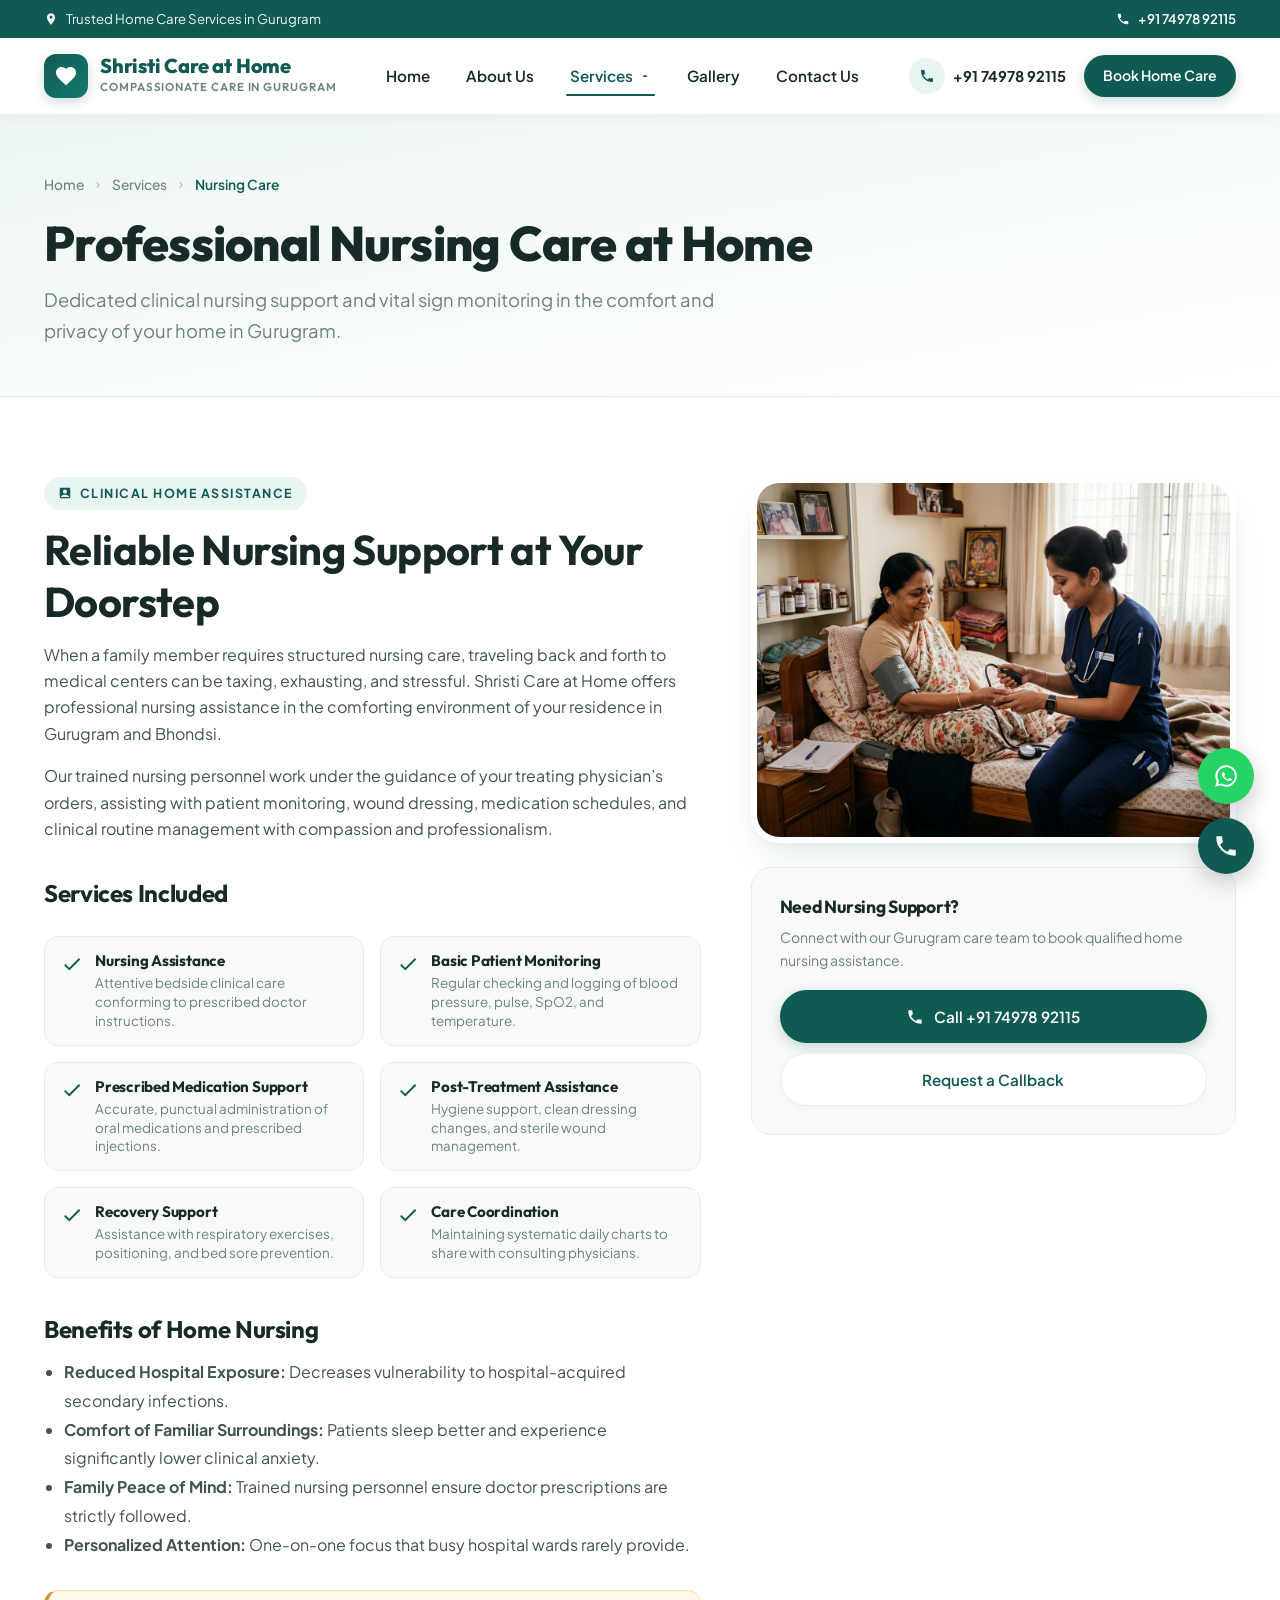
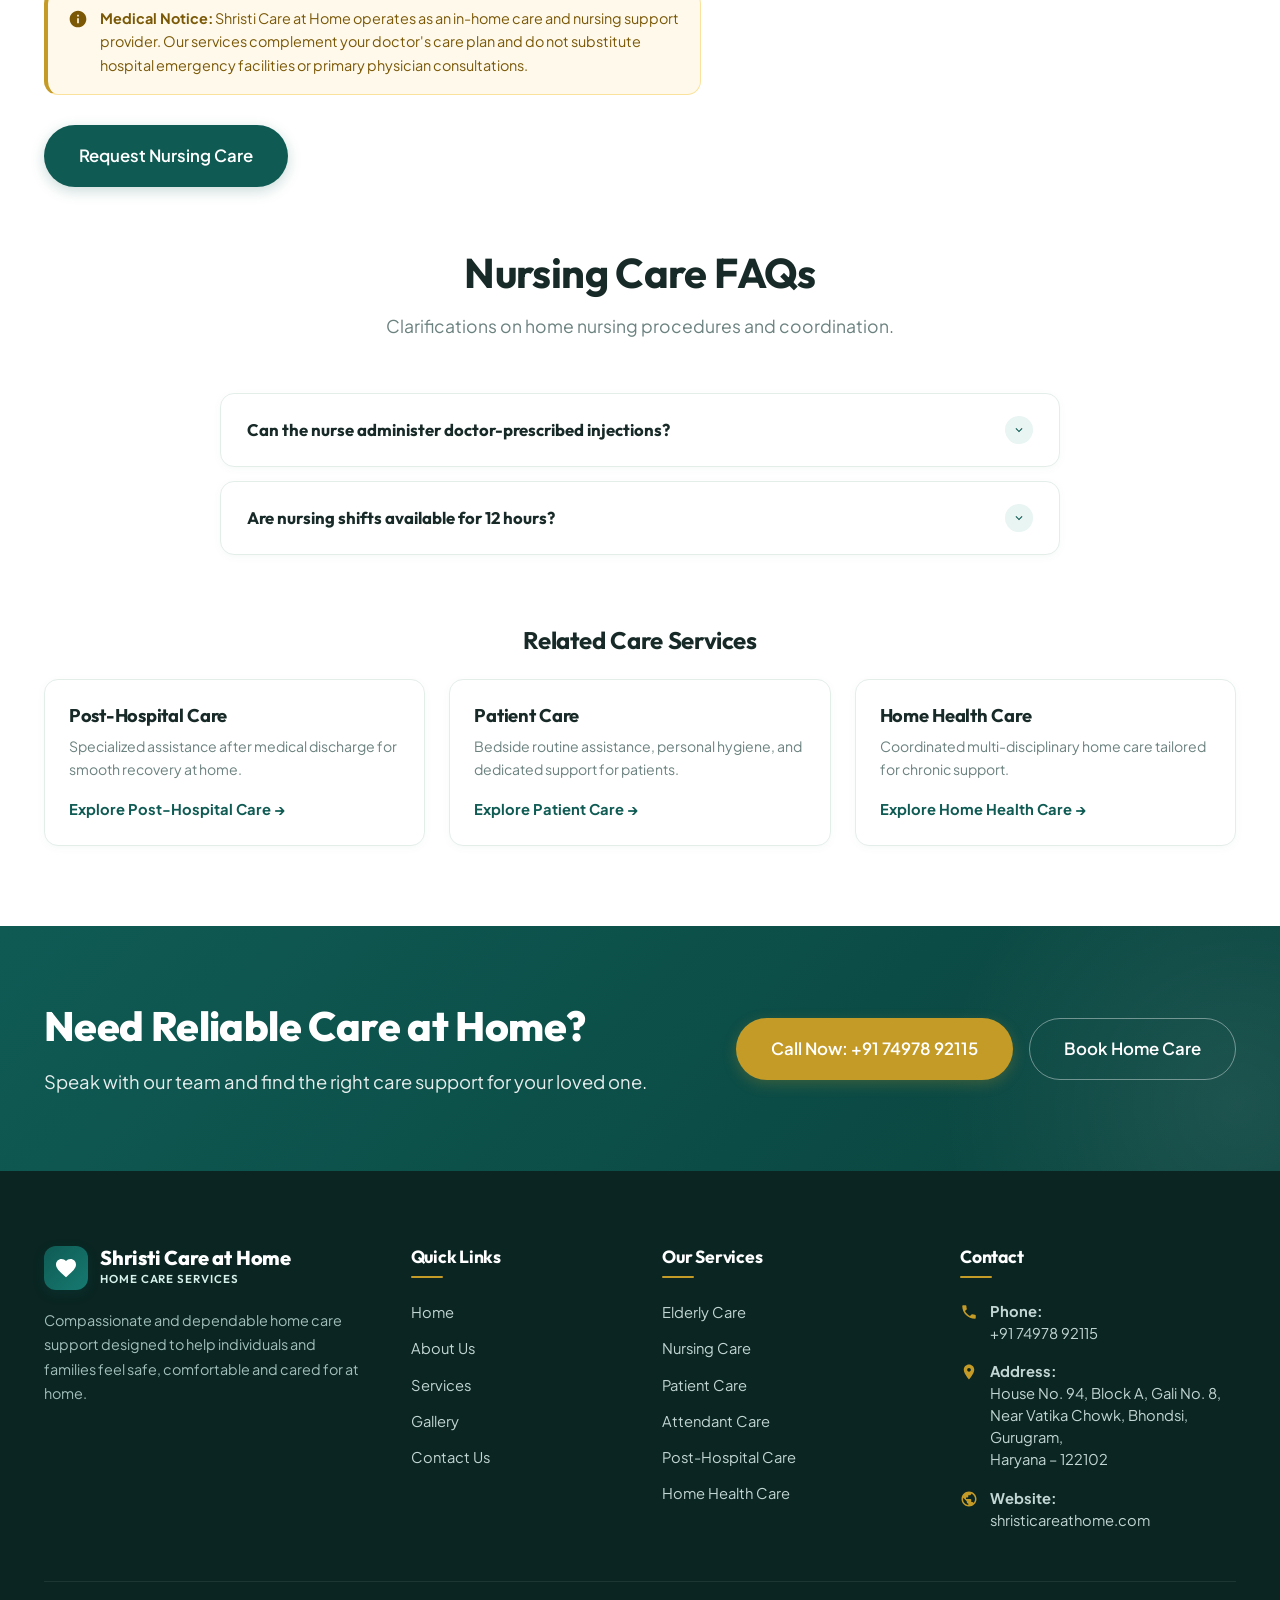
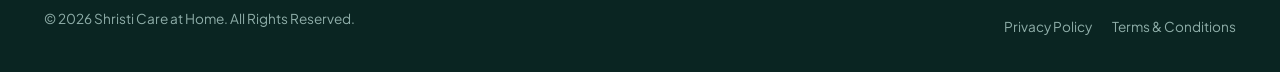
<file: services/nursing-care.html>
<!DOCTYPE html>
<html lang="en">
<head>
  <meta charset="UTF-8">
  <meta name="viewport" content="width=device-width, initial-scale=1.0">
  <title>Professional Nursing Care at Home | Shristi Care Gurugram</title>
  <meta name="description" content="Professional home nursing care services in Gurugram & Bhondsi. Basic patient monitoring, prescribed medication support, recovery assistance, and compassionate home care.">
  <link rel="canonical" href="https://shristicareathome.com/services/nursing-care.html">

  <meta property="og:type" content="website">
  <meta property="og:title" content="Professional Nursing Care at Home | Shristi Care at Home">
  <meta property="og:description" content="Qualified home nursing assistance in Gurugram. Prescribed medication support, vitals monitoring and attentive post-treatment care.">
  <meta property="og:url" content="https://shristicareathome.com/services/nursing-care.html">
  <meta property="og:image" content="https://shristicareathome.com/assets/images/service-nursing.jpg">

  <link rel="icon" type="image/svg+xml" href="data:image/svg+xml,%3Csvg xmlns='http://www.w3.org/2000/svg' viewBox='0 0 24 24' fill='%230f5b54'%3E%3Cpath d='M12 21.35l-1.45-1.32C5.4 15.36 2 12.28 2 8.5 2 5.42 4.42 3 7.5 3c1.74 0 3.41.81 4.5 2.09C13.09 3.81 14.76 3 16.5 3 19.58 3 22 5.42 22 8.5c0 3.78-3.4 6.86-8.55 11.54L12 21.35z'/%3E%3C/svg%3E">
  <link rel="stylesheet" href="../assets/css/style.css">

  <script type="application/ld+json">
  {
    "@context": "https://schema.org",
    "@type": "Service",
    "serviceType": "Professional Nursing Care at Home",
    "provider": {
      "@type": "HomeHealthCareService",
      "name": "Shristi Care at Home",
      "telephone": "+91 74978 92115",
      "address": {
        "@type": "PostalAddress",
        "streetAddress": "House No. 94, Block A, Gali No. 8, Near Vatika Chowk, Bhondsi",
        "addressLocality": "Gurugram",
        "addressRegion": "Haryana",
        "postalCode": "122102",
        "addressCountry": "IN"
      }
    },
    "areaServed": "Gurugram, Bhondsi, Haryana",
    "description": "Professional nursing care at home including vital monitoring, post-treatment support, medication administration as prescribed, and recovery coordination."
  }
  </script>
</head>
<body>

  <a href="#main-content" class="skip-link">Skip to main content</a>

  <!-- Top bar -->
  <div class="top-bar">
    <div class="container top-bar-inner">
      <div class="top-bar-location">
        <svg viewBox="0 0 24 24"><path d="M12 2C8.13 2 5 5.13 5 9c0 5.25 7 13 7 13s7-7.75 7-13c0-3.87-3.13-7-7-7zm0 9.5c-1.38 0-2.5-1.12-2.5-2.5s1.12-2.5 2.5-2.5 2.5 1.12 2.5 2.5-1.12 2.5-2.5 2.5z"/></svg>
        <span>Trusted Home Care Services in Gurugram</span>
      </div>
      <div class="top-bar-contact">
        <a href="tel:+917497892115" class="top-bar-phone" title="Call Shristi Care at Home">
          <svg viewBox="0 0 24 24"><path d="M6.62 10.79c1.44 2.83 3.76 5.14 6.59 6.59l2.2-2.2c.27-.27.67-.36 1.02-.24 1.12.37 2.33.57 3.57.57.55 0 1 .45 1 1V20c0 .55-.45 1-1 1-9.39 0-17-7.61-17-17 0-.55.45-1 1-1h3.5c.55 0 1 .45 1 1 0 1.25.2 2.45.57 3.57.11.35.03.74-.25 1.02l-2.2 2.2z"/></svg>
          <span>+91 74978 92115</span>
        </a>
      </div>
    </div>
  </div>

  <!-- Sticky Header -->
  <header class="site-header">
    <div class="container">
      <nav class="navbar" aria-label="Main Navigation">
        <a href="../index.html" class="logo">
          <div class="logo-badge">
            <svg viewBox="0 0 24 24"><path d="M12 21.35l-1.45-1.32C5.4 15.36 2 12.28 2 8.5 2 5.42 4.42 3 7.5 3c1.74 0 3.41.81 4.5 2.09C13.09 3.81 14.76 3 16.5 3 19.58 3 22 5.42 22 8.5c0 3.78-3.4 6.86-8.55 11.54L12 21.35z"/></svg>
          </div>
          <div class="logo-text">
            <span class="logo-title">Shristi Care at Home</span>
            <span class="logo-subtitle">Compassionate Care in Gurugram</span>
          </div>
        </a>

        <ul class="nav-menu">
          <li class="nav-item">
            <a href="../index.html" class="nav-link">Home</a>
          </li>
          <li class="nav-item">
            <a href="../about.html" class="nav-link">About Us</a>
          </li>
          <li class="nav-item has-dropdown active">
            <a href="../index.html#services" class="nav-link dropdown-toggle active" aria-haspopup="true" aria-expanded="false">
              Services
              <svg class="chevron" viewBox="0 0 24 24"><path d="M7 10l5 5 5-5z"/></svg>
            </a>
            <ul class="dropdown-menu">
              <li class="dropdown-item"><a href="elderly-care.html">Elderly Care</a></li>
              <li class="dropdown-item"><a href="nursing-care.html" class="active">Nursing Care</a></li>
              <li class="dropdown-item"><a href="patient-care.html">Patient Care</a></li>
              <li class="dropdown-item"><a href="attendant-care.html">Attendant Care</a></li>
              <li class="dropdown-item"><a href="post-hospital-care.html">Post-Hospital Care</a></li>
              <li class="dropdown-item"><a href="home-health-care.html">Home Health Care</a></li>
            </ul>
          </li>
          <li class="nav-item">
            <a href="../gallery.html" class="nav-link">Gallery</a>
          </li>
          <li class="nav-item">
            <a href="../contact.html" class="nav-link">Contact Us</a>
          </li>
        </ul>

        <div class="nav-actions">
          <a href="tel:+917497892115" class="nav-phone" title="Call directly">
            <div class="nav-phone-icon">
              <svg viewBox="0 0 24 24"><path d="M6.62 10.79c1.44 2.83 3.76 5.14 6.59 6.59l2.2-2.2c.27-.27.67-.36 1.02-.24 1.12.37 2.33.57 3.57.57.55 0 1 .45 1 1V20c0 .55-.45 1-1 1-9.39 0-17-7.61-17-17 0-.55.45-1 1-1h3.5c.55 0 1 .45 1 1 0 1.25.2 2.45.57 3.57.11.35.03.74-.25 1.02l-2.2 2.2z"/></svg>
            </div>
            <span>+91 74978 92115</span>
          </a>
          <a href="../contact.html" class="btn btn-primary btn-sm">Book Home Care</a>
        </div>

        <button class="mobile-toggle" aria-label="Toggle navigation menu" aria-expanded="false">
          <span class="hamburger-line"></span>
        </button>
      </nav>
    </div>
  </header>

  <main id="main-content">
    <!-- Breadcrumb & Inner Hero -->
    <section class="inner-hero">
      <div class="container">
        <nav class="breadcrumbs" aria-label="Breadcrumb">
          <a href="../index.html">Home</a>
          <svg class="sep" viewBox="0 0 24 24"><path d="M8.59 16.59L13.17 12 8.59 7.41 10 6l6 6-6 6z"/></svg>
          <a href="../index.html#services">Services</a>
          <svg class="sep" viewBox="0 0 24 24"><path d="M8.59 16.59L13.17 12 8.59 7.41 10 6l6 6-6 6z"/></svg>
          <span class="current">Nursing Care</span>
        </nav>
        <h1 class="inner-hero-title">Professional Nursing Care at Home</h1>
        <p class="inner-hero-subtitle">
          Dedicated clinical nursing support and vital sign monitoring in the comfort and privacy of your home in Gurugram.
        </p>
      </div>
    </section>

    <!-- Content Details -->
    <section class="section">
      <div class="container">
        <div class="service-details-grid">
          <div>
            <div class="section-tag">
              <svg viewBox="0 0 24 24"><path d="M19 3H5c-1.1 0-2 .9-2 2v14c0 1.1.9 2 2 2h14c1.1 0 2-.9 2-2V5c0-1.1-.9-2-2-2zm-7 3c1.93 0 3.5 1.57 3.5 3.5S13.93 13 12 13s-3.5-1.57-3.5-3.5S10.07 6 12 6zm7 13H5v-.23c0-.62.28-1.2.76-1.58C7.47 15.82 9.64 15 12 15s4.53.82 6.24 2.19c.48.38.76.97.76 1.58v.23z"/></svg>
              <span>CLINICAL HOME ASSISTANCE</span>
            </div>
            <h2 class="section-title">Reliable Nursing Support at Your Doorstep</h2>
            <p>
              When a family member requires structured nursing care, traveling back and forth to medical centers can be taxing, exhausting, and stressful. Shristi Care at Home offers professional nursing assistance in the comforting environment of your residence in Gurugram and Bhondsi.
            </p>
            <p>
              Our trained nursing personnel work under the guidance of your treating physician’s orders, assisting with patient monitoring, wound dressing, medication schedules, and clinical routine management with compassion and professionalism.
            </p>

            <h3 style="margin-top: 36px; margin-bottom: 14px;">Services Included</h3>
            <div class="service-checklist-grid">
              <div class="service-check-item">
                <div class="check-icon">
                  <svg viewBox="0 0 24 24"><path d="M9 16.17L4.83 12l-1.42 1.41L9 19 21 7l-1.41-1.41z"/></svg>
                </div>
                <div class="check-content">
                  <h4>Nursing Assistance</h4>
                  <p>Attentive bedside clinical care conforming to prescribed doctor instructions.</p>
                </div>
              </div>

              <div class="service-check-item">
                <div class="check-icon">
                  <svg viewBox="0 0 24 24"><path d="M9 16.17L4.83 12l-1.42 1.41L9 19 21 7l-1.41-1.41z"/></svg>
                </div>
                <div class="check-content">
                  <h4>Basic Patient Monitoring</h4>
                  <p>Regular checking and logging of blood pressure, pulse, SpO2, and temperature.</p>
                </div>
              </div>

              <div class="service-check-item">
                <div class="check-icon">
                  <svg viewBox="0 0 24 24"><path d="M9 16.17L4.83 12l-1.42 1.41L9 19 21 7l-1.41-1.41z"/></svg>
                </div>
                <div class="check-content">
                  <h4>Prescribed Medication Support</h4>
                  <p>Accurate, punctual administration of oral medications and prescribed injections.</p>
                </div>
              </div>

              <div class="service-check-item">
                <div class="check-icon">
                  <svg viewBox="0 0 24 24"><path d="M9 16.17L4.83 12l-1.42 1.41L9 19 21 7l-1.41-1.41z"/></svg>
                </div>
                <div class="check-content">
                  <h4>Post-Treatment Assistance</h4>
                  <p>Hygiene support, clean dressing changes, and sterile wound management.</p>
                </div>
              </div>

              <div class="service-check-item">
                <div class="check-icon">
                  <svg viewBox="0 0 24 24"><path d="M9 16.17L4.83 12l-1.42 1.41L9 19 21 7l-1.41-1.41z"/></svg>
                </div>
                <div class="check-content">
                  <h4>Recovery Support</h4>
                  <p>Assistance with respiratory exercises, positioning, and bed sore prevention.</p>
                </div>
              </div>

              <div class="service-check-item">
                <div class="check-icon">
                  <svg viewBox="0 0 24 24"><path d="M9 16.17L4.83 12l-1.42 1.41L9 19 21 7l-1.41-1.41z"/></svg>
                </div>
                <div class="check-content">
                  <h4>Care Coordination</h4>
                  <p>Maintaining systematic daily charts to share with consulting physicians.</p>
                </div>
              </div>
            </div>

            <h3 style="margin-top: 36px; margin-bottom: 14px;">Benefits of Home Nursing</h3>
            <ul style="padding-left: 20px; margin-bottom: 24px; color: var(--text-body); line-height: 1.8;">
              <li><strong>Reduced Hospital Exposure:</strong> Decreases vulnerability to hospital-acquired secondary infections.</li>
              <li><strong>Comfort of Familiar Surroundings:</strong> Patients sleep better and experience significantly lower clinical anxiety.</li>
              <li><strong>Family Peace of Mind:</strong> Trained nursing personnel ensure doctor prescriptions are strictly followed.</li>
              <li><strong>Personalized Attention:</strong> One-on-one focus that busy hospital wards rarely provide.</li>
            </ul>

            <div class="disclaimer-banner">
              <svg viewBox="0 0 24 24"><path d="M12 2C6.48 2 2 6.48 2 12s4.48 10 10 10 10-4.48 10-10S17.52 2 12 2zm1 15h-2v-6h2v6zm0-8h-2V7h2v2z"/></svg>
              <div>
                <strong>Medical Notice:</strong> Shristi Care at Home operates as an in-home care and nursing support provider. Our services complement your doctor's care plan and do not substitute hospital emergency facilities or primary physician consultations.
              </div>
            </div>

            <div style="margin-top: 30px;">
              <a href="../contact.html" class="btn btn-primary btn-lg">Request Nursing Care</a>
            </div>
          </div>

          <div class="service-details-media">
            <div class="service-featured-image">
              <img src="../assets/images/service-nursing.jpg" alt="Nurse monitoring patient vitals at home" width="500" height="380">
            </div>

            <div class="service-quick-contact">
              <h4>Need Nursing Support?</h4>
              <p>Connect with our Gurugram care team to book qualified home nursing assistance.</p>
              <a href="tel:+917497892115" class="btn btn-primary" style="width: 100%; margin-bottom: 10px;">
                <svg width="18" height="18" viewBox="0 0 24 24" fill="currentColor"><path d="M6.62 10.79c1.44 2.83 3.76 5.14 6.59 6.59l2.2-2.2c.27-.27.67-.36 1.02-.24 1.12.37 2.33.57 3.57.57.55 0 1 .45 1 1V20c0 .55-.45 1-1 1-9.39 0-17-7.61-17-17 0-.55.45-1 1-1h3.5c.55 0 1 .45 1 1 0 1.25.2 2.45.57 3.57.11.35.03.74-.25 1.02l-2.2 2.2z"/></svg>
                Call +91 74978 92115
              </a>
              <a href="../contact.html" class="btn btn-secondary" style="width: 100%;">
                Request a Callback
              </a>
            </div>
          </div>
        </div>

        <!-- FAQs -->
        <div style="margin-top: 50px;">
          <div class="section-header">
            <h2 class="section-title">Nursing Care FAQs</h2>
            <p class="section-subtitle">Clarifications on home nursing procedures and coordination.</p>
          </div>

          <div class="faq-container">
            <div class="faq-item">
              <button class="faq-question" aria-expanded="false">
                <span>Can the nurse administer doctor-prescribed injections?</span>
                <div class="faq-toggle-icon">
                  <svg viewBox="0 0 24 24"><path d="M16.59 8.59L12 13.17 7.41 8.59 6 10l6 6 6-6z"/></svg>
                </div>
              </button>
              <div class="faq-answer">
                <p>Yes, upon presentation of a valid, written prescription from a registered medical practitioner, our trained nursing staff can administer prescribed medications and injections.</p>
              </div>
            </div>

            <div class="faq-item">
              <button class="faq-question" aria-expanded="false">
                <span>Are nursing shifts available for 12 hours?</span>
                <div class="faq-toggle-icon">
                  <svg viewBox="0 0 24 24"><path d="M16.59 8.59L12 13.17 7.41 8.59 6 10l6 6 6-6z"/></svg>
                </div>
              </button>
              <div class="faq-answer">
                <p>Yes, we coordinate day shifts, night shifts, and 12-hour care routines depending on the patient's recovery stage and family requirements.</p>
              </div>
            </div>
          </div>
        </div>

        <!-- Related Services -->
        <div style="margin-top: 70px;">
          <h3 style="font-size: 1.5rem; margin-bottom: 24px; text-align: center;">Related Care Services</h3>
          <div class="related-services-grid">
            <div class="related-card">
              <h4>Post-Hospital Care</h4>
              <p>Specialized assistance after medical discharge for smooth recovery at home.</p>
              <a href="post-hospital-care.html" class="service-card-link">Explore Post-Hospital Care &rarr;</a>
            </div>

            <div class="related-card">
              <h4>Patient Care</h4>
              <p>Bedside routine assistance, personal hygiene, and dedicated support for patients.</p>
              <a href="patient-care.html" class="service-card-link">Explore Patient Care &rarr;</a>
            </div>

            <div class="related-card">
              <h4>Home Health Care</h4>
              <p>Coordinated multi-disciplinary home care tailored for chronic support.</p>
              <a href="home-health-care.html" class="service-card-link">Explore Home Health Care &rarr;</a>
            </div>
          </div>
        </div>
      </div>
    </section>

    <!-- CTA Section -->
    <section class="cta-section">
      <div class="container">
        <div class="cta-grid">
          <div class="cta-content">
            <h2 class="cta-title">Need Reliable Care at Home?</h2>
            <p class="cta-text">
              Speak with our team and find the right care support for your loved one.
            </p>
          </div>
          <div class="cta-actions">
            <a href="tel:+917497892115" class="btn btn-accent btn-lg">Call Now: +91 74978 92115</a>
            <a href="../contact.html" class="btn btn-outline-white btn-lg">Book Home Care</a>
          </div>
        </div>
      </div>
    </section>
  </main>

  <!-- Footer -->
  <footer class="site-footer">
    <div class="container">
      <div class="footer-grid">
        <div class="footer-brand">
          <a href="../index.html" class="logo">
            <div class="logo-badge">
              <svg viewBox="0 0 24 24"><path d="M12 21.35l-1.45-1.32C5.4 15.36 2 12.28 2 8.5 2 5.42 4.42 3 7.5 3c1.74 0 3.41.81 4.5 2.09C13.09 3.81 14.76 3 16.5 3 19.58 3 22 5.42 22 8.5c0 3.78-3.4 6.86-8.55 11.54L12 21.35z"/></svg>
            </div>
            <div class="logo-text">
              <span class="logo-title">Shristi Care at Home</span>
              <span class="logo-subtitle">Home Care Services</span>
            </div>
          </a>
          <p class="footer-desc">
            Compassionate and dependable home care support designed to help individuals and families feel safe, comfortable and cared for at home.
          </p>
        </div>

        <div>
          <h4 class="footer-col-title">Quick Links</h4>
          <ul class="footer-links">
            <li><a href="../index.html">Home</a></li>
            <li><a href="../about.html">About Us</a></li>
            <li><a href="../index.html#services">Services</a></li>
            <li><a href="../gallery.html">Gallery</a></li>
            <li><a href="../contact.html">Contact Us</a></li>
          </ul>
        </div>

        <div>
          <h4 class="footer-col-title">Our Services</h4>
          <ul class="footer-links">
            <li><a href="elderly-care.html">Elderly Care</a></li>
            <li><a href="nursing-care.html">Nursing Care</a></li>
            <li><a href="patient-care.html">Patient Care</a></li>
            <li><a href="attendant-care.html">Attendant Care</a></li>
            <li><a href="post-hospital-care.html">Post-Hospital Care</a></li>
            <li><a href="home-health-care.html">Home Health Care</a></li>
          </ul>
        </div>

        <div>
          <h4 class="footer-col-title">Contact</h4>
          <div class="footer-contact-list">
            <div class="footer-contact-item">
              <svg viewBox="0 0 24 24"><path d="M6.62 10.79c1.44 2.83 3.76 5.14 6.59 6.59l2.2-2.2c.27-.27.67-.36 1.02-.24 1.12.37 2.33.57 3.57.57.55 0 1 .45 1 1V20c0 .55-.45 1-1 1-9.39 0-17-7.61-17-17 0-.55.45-1 1-1h3.5c.55 0 1 .45 1 1 0 1.25.2 2.45.57 3.57.11.35.03.74-.25 1.02l-2.2 2.2z"/></svg>
              <div>
                <strong>Phone:</strong><br>
                <a href="tel:+917497892115">+91 74978 92115</a>
              </div>
            </div>

            <div class="footer-contact-item">
              <svg viewBox="0 0 24 24"><path d="M12 2C8.13 2 5 5.13 5 9c0 5.25 7 13 7 13s7-7.75 7-13c0-3.87-3.13-7-7-7zm0 9.5c-1.38 0-2.5-1.12-2.5-2.5s1.12-2.5 2.5-2.5 2.5 1.12 2.5 2.5-1.12 2.5-2.5 2.5z"/></svg>
              <div>
                <strong>Address:</strong><br>
                House No. 94, Block A, Gali No. 8,<br>
                Near Vatika Chowk, Bhondsi, Gurugram,<br>
                Haryana – 122102
              </div>
            </div>

            <div class="footer-contact-item">
              <svg viewBox="0 0 24 24"><path d="M12 2C6.48 2 2 6.48 2 12s4.48 10 10 10 10-4.48 10-10S17.52 2 12 2zm-1 17.93c-3.95-.49-7-3.85-7-7.93 0-.62.08-1.21.21-1.79L9 15v1c0 1.1.9 2 2 2v1.93zm6.9-2.54c-.26-.81-1-1.39-1.9-1.39h-1v-3c0-.55-.45-1-1-1H8v-2h2c.55 0 1-.45 1-1V7h2c1.1 0 2-.9 2-2v-.41c2.93 1.19 5 4.06 5 7.41 0 2.08-.8 3.97-2.1 5.39z"/></svg>
              <div>
                <strong>Website:</strong><br>
                <a href="https://shristicareathome.com/">shristicareathome.com</a>
              </div>
            </div>
          </div>
        </div>
      </div>

      <div class="footer-bottom">
        <div class="footer-bottom-inner">
          <p>&copy; 2026 Shristi Care at Home. All Rights Reserved.</p>
          <div class="footer-bottom-links">
            <a href="../privacy-policy.html">Privacy Policy</a>
            <a href="../terms.html">Terms &amp; Conditions</a>
          </div>
        </div>
      </div>
    </div>
  </footer>

  <!-- Floating Buttons -->
  <aside class="floating-actions" aria-label="Quick contact buttons">
    <a href="https://wa.me/917497892115?text=Hello%2C%20I%20would%20like%20to%20know%20more%20about%20your%20nursing%20care%20services." target="_blank" rel="noopener noreferrer" class="float-btn float-btn-whatsapp" aria-label="Chat with Shristi Care on WhatsApp">
      <svg viewBox="0 0 24 24"><path d="M12.04 2C6.58 2 2.13 6.45 2.13 11.91c0 1.75.46 3.45 1.32 4.95L2.05 22l5.25-1.38c1.45.79 3.08 1.21 4.74 1.21 5.46 0 9.91-4.45 9.91-9.91 0-2.65-1.03-5.14-2.9-7.01A9.816 9.816 0 0 0 12.04 2m.01 1.67c2.2 0 4.26.86 5.82 2.42a8.225 8.225 0 0 1 2.41 5.83c0 4.54-3.7 8.24-8.24 8.24-1.42 0-2.82-.37-4.06-1.07l-.29-.17-3.02.79.81-2.94-.19-.3a8.216 8.216 0 0 1-1.26-4.36c0-4.54 3.7-8.24 8.24-8.24m4.52 11.66c-.19.53-1.09 1.04-1.5 1.08-.4.04-.92.06-2.69-.67-2.14-.88-3.52-3.06-3.62-3.2-.11-.15-.88-1.17-.88-2.24s.56-1.59.76-1.81c.2-.22.44-.27.59-.27.15 0 .3 0 .43.01.14.01.32-.05.5.38.19.44.64 1.57.7 1.69.06.12.1.26.02.42-.08.16-.12.26-.24.4-.12.14-.25.32-.36.43-.12.12-.25.25-.11.49.14.24.62 1.02 1.33 1.65.91.81 1.68 1.06 1.92 1.18.24.12.38.1.52-.06.14-.16.6-.7.76-.94.16-.24.32-.2.54-.12.22.08 1.4.66 1.64.78.24.12.4.18.46.28.06.1.06.59-.13 1.12z"/></svg>
      <span class="float-btn-tooltip">Chat on WhatsApp</span>
    </a>
    <a href="tel:+917497892115" class="float-btn float-btn-phone" aria-label="Call +91 74978 92115">
      <svg viewBox="0 0 24 24"><path d="M6.62 10.79c1.44 2.83 3.76 5.14 6.59 6.59l2.2-2.2c.27-.27.67-.36 1.02-.24 1.12.37 2.33.57 3.57.57.55 0 1 .45 1 1V20c0 .55-.45 1-1 1-9.39 0-17-7.61-17-17 0-.55.45-1 1-1h3.5c.55 0 1 .45 1 1 0 1.25.2 2.45.57 3.57.11.35.03.74-.25 1.02l-2.2 2.2z"/></svg>
      <span class="float-btn-tooltip">Call +91 74978 92115</span>
    </a>
  </aside>

  <script src="../assets/js/main.js"></script>
</body>
</html>
</file>
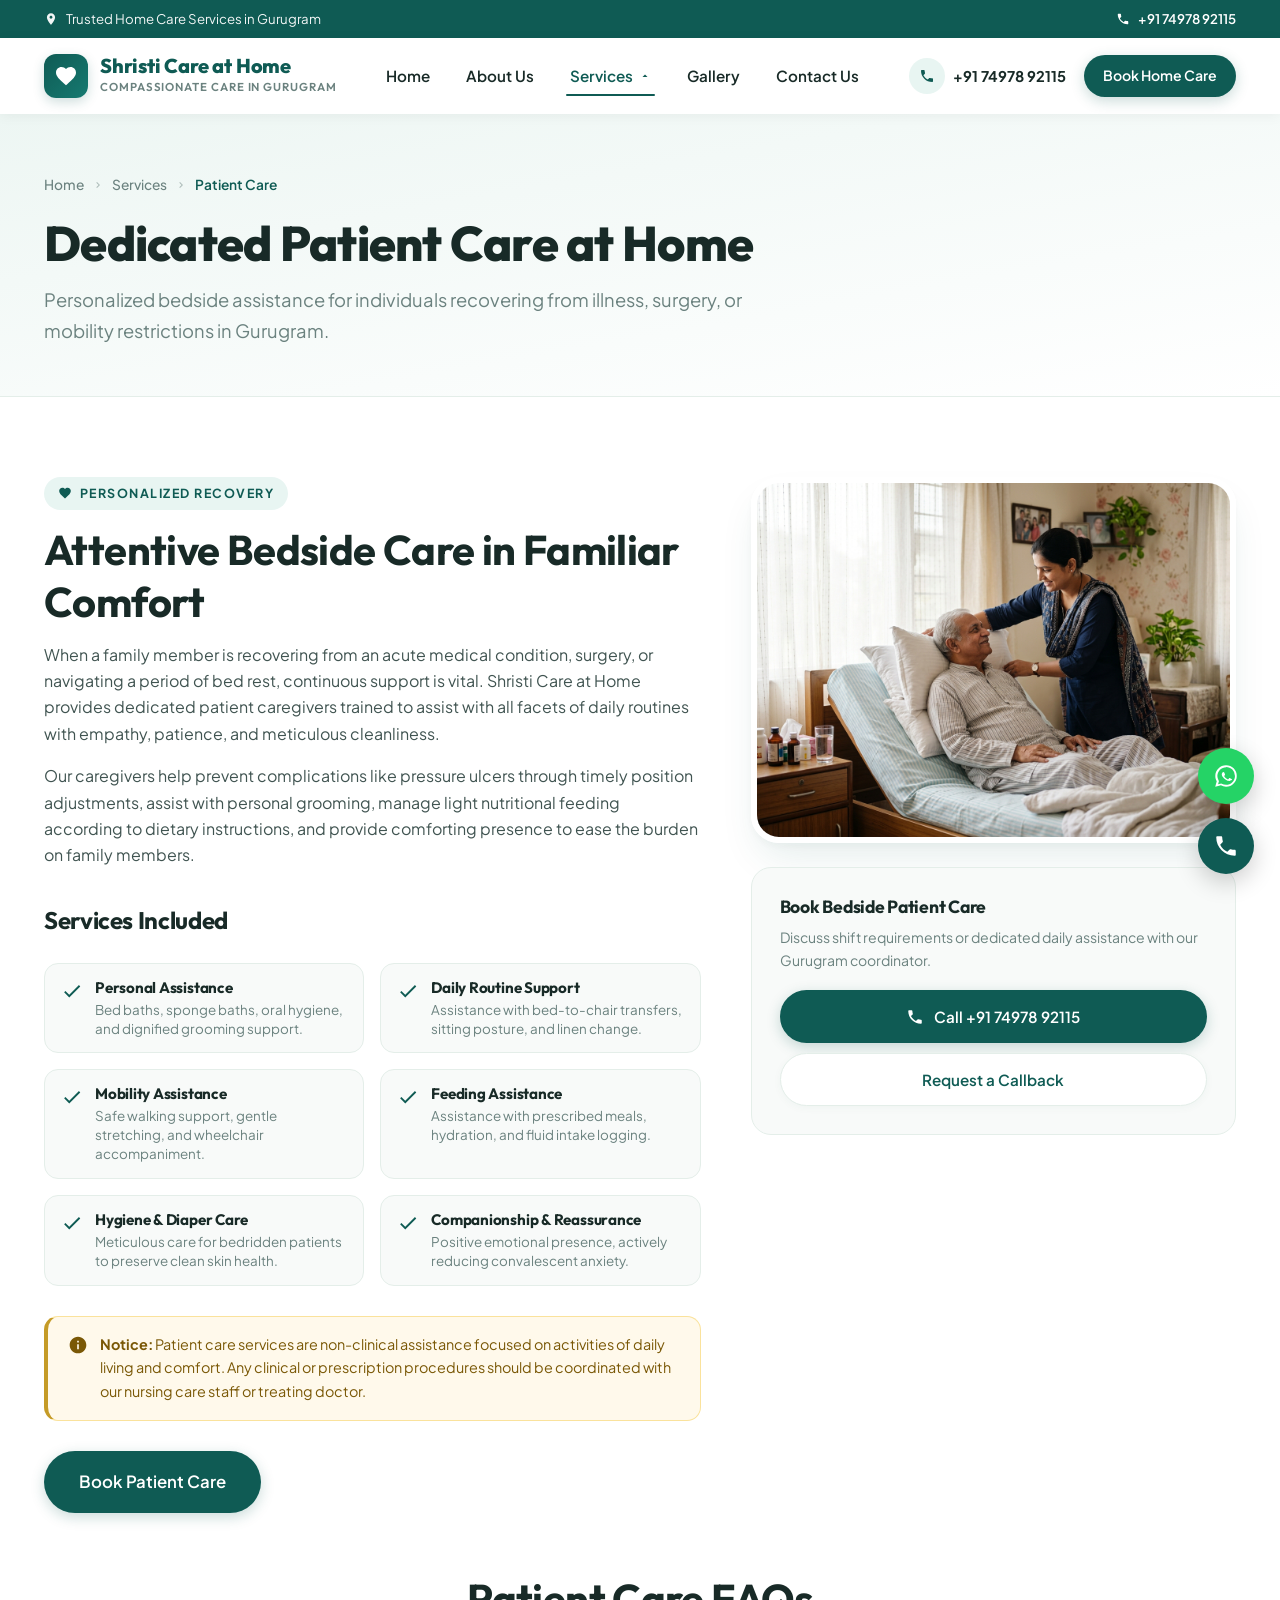
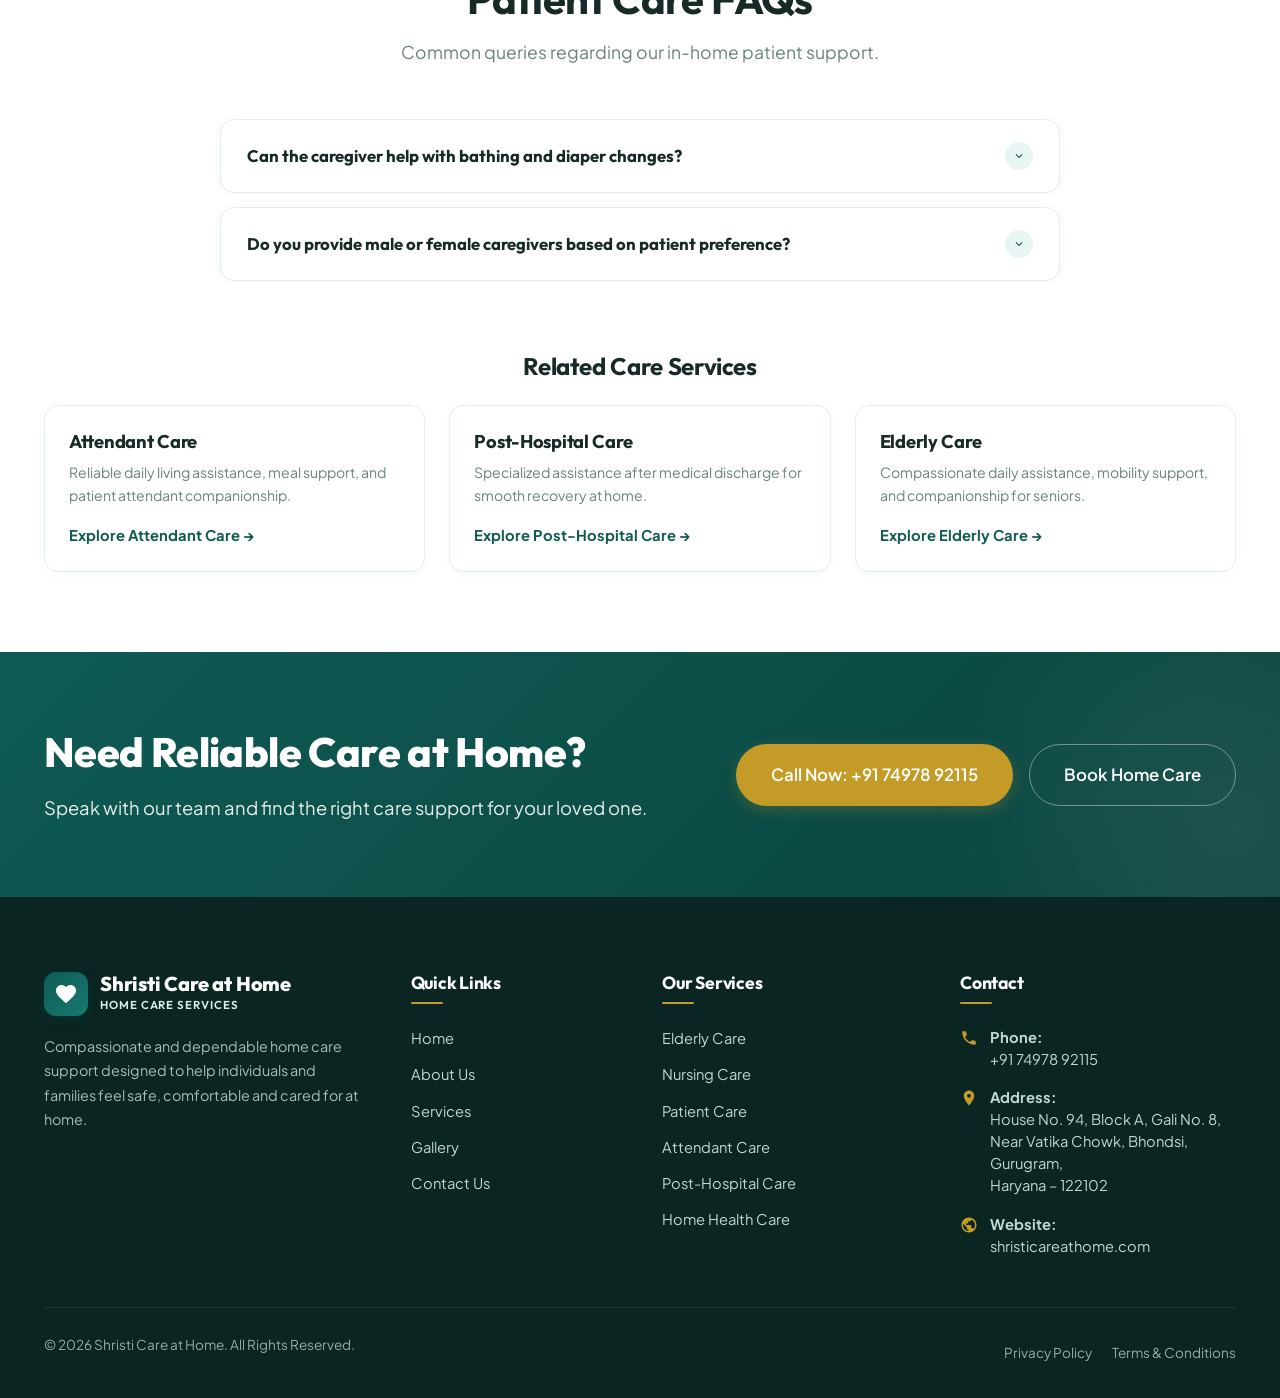
<file: services/patient-care.html>
<!DOCTYPE html>
<html lang="en">
<head>
  <meta charset="UTF-8">
  <meta name="viewport" content="width=device-width, initial-scale=1.0">
  <title>Dedicated Patient Care at Home | Shristi Care Gurugram</title>
  <meta name="description" content="Dedicated bedside patient care services at home in Gurugram & Bhondsi. Personal hygiene, mobility support, feeding assistance, and compassionate recovery care.">
  <link rel="canonical" href="https://shristicareathome.com/services/patient-care.html">

  <meta property="og:type" content="website">
  <meta property="og:title" content="Dedicated Patient Care at Home | Shristi Care at Home">
  <meta property="og:description" content="Personalized bedside assistance for recovering patients in Gurugram. Dignified hygiene, routine, and mobility support.">
  <meta property="og:url" content="https://shristicareathome.com/services/patient-care.html">
  <meta property="og:image" content="https://shristicareathome.com/assets/images/service-patient.jpg">

  <link rel="icon" type="image/svg+xml" href="data:image/svg+xml,%3Csvg xmlns='http://www.w3.org/2000/svg' viewBox='0 0 24 24' fill='%230f5b54'%3E%3Cpath d='M12 21.35l-1.45-1.32C5.4 15.36 2 12.28 2 8.5 2 5.42 4.42 3 7.5 3c1.74 0 3.41.81 4.5 2.09C13.09 3.81 14.76 3 16.5 3 19.58 3 22 5.42 22 8.5c0 3.78-3.4 6.86-8.55 11.54L12 21.35z'/%3E%3C/svg%3E">
  <link rel="stylesheet" href="../assets/css/style.css">

  <script type="application/ld+json">
  {
    "@context": "https://schema.org",
    "@type": "Service",
    "serviceType": "Dedicated Patient Care at Home",
    "provider": {
      "@type": "HomeHealthCareService",
      "name": "Shristi Care at Home",
      "telephone": "+91 74978 92115",
      "address": {
        "@type": "PostalAddress",
        "streetAddress": "House No. 94, Block A, Gali No. 8, Near Vatika Chowk, Bhondsi",
        "addressLocality": "Gurugram",
        "addressRegion": "Haryana",
        "postalCode": "122102",
        "addressCountry": "IN"
      }
    },
    "areaServed": "Gurugram, Bhondsi, Haryana",
    "description": "Personalized bedside assistance for recovering patients at home, including personal hygiene, routine care, mobility, and feeding assistance."
  }
  </script>
</head>
<body>

  <a href="#main-content" class="skip-link">Skip to main content</a>

  <!-- Top bar -->
  <div class="top-bar">
    <div class="container top-bar-inner">
      <div class="top-bar-location">
        <svg viewBox="0 0 24 24"><path d="M12 2C8.13 2 5 5.13 5 9c0 5.25 7 13 7 13s7-7.75 7-13c0-3.87-3.13-7-7-7zm0 9.5c-1.38 0-2.5-1.12-2.5-2.5s1.12-2.5 2.5-2.5 2.5 1.12 2.5 2.5-1.12 2.5-2.5 2.5z"/></svg>
        <span>Trusted Home Care Services in Gurugram</span>
      </div>
      <div class="top-bar-contact">
        <a href="tel:+917497892115" class="top-bar-phone" title="Call Shristi Care at Home">
          <svg viewBox="0 0 24 24"><path d="M6.62 10.79c1.44 2.83 3.76 5.14 6.59 6.59l2.2-2.2c.27-.27.67-.36 1.02-.24 1.12.37 2.33.57 3.57.57.55 0 1 .45 1 1V20c0 .55-.45 1-1 1-9.39 0-17-7.61-17-17 0-.55.45-1 1-1h3.5c.55 0 1 .45 1 1 0 1.25.2 2.45.57 3.57.11.35.03.74-.25 1.02l-2.2 2.2z"/></svg>
          <span>+91 74978 92115</span>
        </a>
      </div>
    </div>
  </div>

  <!-- Sticky Header -->
  <header class="site-header">
    <div class="container">
      <nav class="navbar" aria-label="Main Navigation">
        <a href="../index.html" class="logo">
          <div class="logo-badge">
            <svg viewBox="0 0 24 24"><path d="M12 21.35l-1.45-1.32C5.4 15.36 2 12.28 2 8.5 2 5.42 4.42 3 7.5 3c1.74 0 3.41.81 4.5 2.09C13.09 3.81 14.76 3 16.5 3 19.58 3 22 5.42 22 8.5c0 3.78-3.4 6.86-8.55 11.54L12 21.35z"/></svg>
          </div>
          <div class="logo-text">
            <span class="logo-title">Shristi Care at Home</span>
            <span class="logo-subtitle">Compassionate Care in Gurugram</span>
          </div>
        </a>

        <ul class="nav-menu">
          <li class="nav-item">
            <a href="../index.html" class="nav-link">Home</a>
          </li>
          <li class="nav-item">
            <a href="../about.html" class="nav-link">About Us</a>
          </li>
          <li class="nav-item has-dropdown active">
            <a href="../index.html#services" class="nav-link dropdown-toggle active" aria-haspopup="true" aria-expanded="false">
              Services
              <svg class="chevron" viewBox="0 0 24 24"><path d="M7 10l5 5 5-5z"/></svg>
            </a>
            <ul class="dropdown-menu">
              <li class="dropdown-item"><a href="elderly-care.html">Elderly Care</a></li>
              <li class="dropdown-item"><a href="nursing-care.html">Nursing Care</a></li>
              <li class="dropdown-item"><a href="patient-care.html" class="active">Patient Care</a></li>
              <li class="dropdown-item"><a href="attendant-care.html">Attendant Care</a></li>
              <li class="dropdown-item"><a href="post-hospital-care.html">Post-Hospital Care</a></li>
              <li class="dropdown-item"><a href="home-health-care.html">Home Health Care</a></li>
            </ul>
          </li>
          <li class="nav-item">
            <a href="../gallery.html" class="nav-link">Gallery</a>
          </li>
          <li class="nav-item">
            <a href="../contact.html" class="nav-link">Contact Us</a>
          </li>
        </ul>

        <div class="nav-actions">
          <a href="tel:+917497892115" class="nav-phone" title="Call directly">
            <div class="nav-phone-icon">
              <svg viewBox="0 0 24 24"><path d="M6.62 10.79c1.44 2.83 3.76 5.14 6.59 6.59l2.2-2.2c.27-.27.67-.36 1.02-.24 1.12.37 2.33.57 3.57.57.55 0 1 .45 1 1V20c0 .55-.45 1-1 1-9.39 0-17-7.61-17-17 0-.55.45-1 1-1h3.5c.55 0 1 .45 1 1 0 1.25.2 2.45.57 3.57.11.35.03.74-.25 1.02l-2.2 2.2z"/></svg>
            </div>
            <span>+91 74978 92115</span>
          </a>
          <a href="../contact.html" class="btn btn-primary btn-sm">Book Home Care</a>
        </div>

        <button class="mobile-toggle" aria-label="Toggle navigation menu" aria-expanded="false">
          <span class="hamburger-line"></span>
        </button>
      </nav>
    </div>
  </header>

  <main id="main-content">
    <!-- Breadcrumb & Inner Hero -->
    <section class="inner-hero">
      <div class="container">
        <nav class="breadcrumbs" aria-label="Breadcrumb">
          <a href="../index.html">Home</a>
          <svg class="sep" viewBox="0 0 24 24"><path d="M8.59 16.59L13.17 12 8.59 7.41 10 6l6 6-6 6z"/></svg>
          <a href="../index.html#services">Services</a>
          <svg class="sep" viewBox="0 0 24 24"><path d="M8.59 16.59L13.17 12 8.59 7.41 10 6l6 6-6 6z"/></svg>
          <span class="current">Patient Care</span>
        </nav>
        <h1 class="inner-hero-title">Dedicated Patient Care at Home</h1>
        <p class="inner-hero-subtitle">
          Personalized bedside assistance for individuals recovering from illness, surgery, or mobility restrictions in Gurugram.
        </p>
      </div>
    </section>

    <!-- Content Details -->
    <section class="section">
      <div class="container">
        <div class="service-details-grid">
          <div>
            <div class="section-tag">
              <svg viewBox="0 0 24 24"><path d="M12 21.35l-1.45-1.32C5.4 15.36 2 12.28 2 8.5 2 5.42 4.42 3 7.5 3c1.74 0 3.41.81 4.5 2.09C13.09 3.81 14.76 3 16.5 3 19.58 3 22 5.42 22 8.5c0 3.78-3.4 6.86-8.55 11.54L12 21.35z"/></svg>
              <span>PERSONALIZED RECOVERY</span>
            </div>
            <h2 class="section-title">Attentive Bedside Care in Familiar Comfort</h2>
            <p>
              When a family member is recovering from an acute medical condition, surgery, or navigating a period of bed rest, continuous support is vital. Shristi Care at Home provides dedicated patient caregivers trained to assist with all facets of daily routines with empathy, patience, and meticulous cleanliness.
            </p>
            <p>
              Our caregivers help prevent complications like pressure ulcers through timely position adjustments, assist with personal grooming, manage light nutritional feeding according to dietary instructions, and provide comforting presence to ease the burden on family members.
            </p>

            <h3 style="margin-top: 36px; margin-bottom: 14px;">Services Included</h3>
            <div class="service-checklist-grid">
              <div class="service-check-item">
                <div class="check-icon">
                  <svg viewBox="0 0 24 24"><path d="M9 16.17L4.83 12l-1.42 1.41L9 19 21 7l-1.41-1.41z"/></svg>
                </div>
                <div class="check-content">
                  <h4>Personal Assistance</h4>
                  <p>Bed baths, sponge baths, oral hygiene, and dignified grooming support.</p>
                </div>
              </div>

              <div class="service-check-item">
                <div class="check-icon">
                  <svg viewBox="0 0 24 24"><path d="M9 16.17L4.83 12l-1.42 1.41L9 19 21 7l-1.41-1.41z"/></svg>
                </div>
                <div class="check-content">
                  <h4>Daily Routine Support</h4>
                  <p>Assistance with bed-to-chair transfers, sitting posture, and linen change.</p>
                </div>
              </div>

              <div class="service-check-item">
                <div class="check-icon">
                  <svg viewBox="0 0 24 24"><path d="M9 16.17L4.83 12l-1.42 1.41L9 19 21 7l-1.41-1.41z"/></svg>
                </div>
                <div class="check-content">
                  <h4>Mobility Assistance</h4>
                  <p>Safe walking support, gentle stretching, and wheelchair accompaniment.</p>
                </div>
              </div>

              <div class="service-check-item">
                <div class="check-icon">
                  <svg viewBox="0 0 24 24"><path d="M9 16.17L4.83 12l-1.42 1.41L9 19 21 7l-1.41-1.41z"/></svg>
                </div>
                <div class="check-content">
                  <h4>Feeding Assistance</h4>
                  <p>Assistance with prescribed meals, hydration, and fluid intake logging.</p>
                </div>
              </div>

              <div class="service-check-item">
                <div class="check-icon">
                  <svg viewBox="0 0 24 24"><path d="M9 16.17L4.83 12l-1.42 1.41L9 19 21 7l-1.41-1.41z"/></svg>
                </div>
                <div class="check-content">
                  <h4>Hygiene & Diaper Care</h4>
                  <p>Meticulous care for bedridden patients to preserve clean skin health.</p>
                </div>
              </div>

              <div class="service-check-item">
                <div class="check-icon">
                  <svg viewBox="0 0 24 24"><path d="M9 16.17L4.83 12l-1.42 1.41L9 19 21 7l-1.41-1.41z"/></svg>
                </div>
                <div class="check-content">
                  <h4>Companionship & Reassurance</h4>
                  <p>Positive emotional presence, actively reducing convalescent anxiety.</p>
                </div>
              </div>
            </div>

            <div class="disclaimer-banner">
              <svg viewBox="0 0 24 24"><path d="M12 2C6.48 2 2 6.48 2 12s4.48 10 10 10 10-4.48 10-10S17.52 2 12 2zm1 15h-2v-6h2v6zm0-8h-2V7h2v2z"/></svg>
              <div>
                <strong>Notice:</strong> Patient care services are non-clinical assistance focused on activities of daily living and comfort. Any clinical or prescription procedures should be coordinated with our nursing care staff or treating doctor.
              </div>
            </div>

            <div style="margin-top: 30px;">
              <a href="../contact.html" class="btn btn-primary btn-lg">Book Patient Care</a>
            </div>
          </div>

          <div class="service-details-media">
            <div class="service-featured-image">
              <img src="../assets/images/service-patient.jpg" alt="Dedicated bedside patient assistance" width="500" height="380">
            </div>

            <div class="service-quick-contact">
              <h4>Book Bedside Patient Care</h4>
              <p>Discuss shift requirements or dedicated daily assistance with our Gurugram coordinator.</p>
              <a href="tel:+917497892115" class="btn btn-primary" style="width: 100%; margin-bottom: 10px;">
                <svg width="18" height="18" viewBox="0 0 24 24" fill="currentColor"><path d="M6.62 10.79c1.44 2.83 3.76 5.14 6.59 6.59l2.2-2.2c.27-.27.67-.36 1.02-.24 1.12.37 2.33.57 3.57.57.55 0 1 .45 1 1V20c0 .55-.45 1-1 1-9.39 0-17-7.61-17-17 0-.55.45-1 1-1h3.5c.55 0 1 .45 1 1 0 1.25.2 2.45.57 3.57.11.35.03.74-.25 1.02l-2.2 2.2z"/></svg>
                Call +91 74978 92115
              </a>
              <a href="../contact.html" class="btn btn-secondary" style="width: 100%;">
                Request a Callback
              </a>
            </div>
          </div>
        </div>

        <!-- FAQs -->
        <div style="margin-top: 50px;">
          <div class="section-header">
            <h2 class="section-title">Patient Care FAQs</h2>
            <p class="section-subtitle">Common queries regarding our in-home patient support.</p>
          </div>

          <div class="faq-container">
            <div class="faq-item">
              <button class="faq-question" aria-expanded="false">
                <span>Can the caregiver help with bathing and diaper changes?</span>
                <div class="faq-toggle-icon">
                  <svg viewBox="0 0 24 24"><path d="M16.59 8.59L12 13.17 7.41 8.59 6 10l6 6 6-6z"/></svg>
                </div>
              </button>
              <div class="faq-answer">
                <p>Yes. Our patient caregivers are trained in personal hygiene, bed bathing, sponge baths, diaper changes, and repositioning to prevent bed sores.</p>
              </div>
            </div>

            <div class="faq-item">
              <button class="faq-question" aria-expanded="false">
                <span>Do you provide male or female caregivers based on patient preference?</span>
                <div class="faq-toggle-icon">
                  <svg viewBox="0 0 24 24"><path d="M16.59 8.59L12 13.17 7.41 8.59 6 10l6 6 6-6z"/></svg>
                </div>
              </button>
              <div class="faq-answer">
                <p>Yes, we respect patient comfort and privacy and arrange female attendants for female patients and male attendants for male patients accordingly.</p>
              </div>
            </div>
          </div>
        </div>

        <!-- Related Services -->
        <div style="margin-top: 70px;">
          <h3 style="font-size: 1.5rem; margin-bottom: 24px; text-align: center;">Related Care Services</h3>
          <div class="related-services-grid">
            <div class="related-card">
              <h4>Attendant Care</h4>
              <p>Reliable daily living assistance, meal support, and patient attendant companionship.</p>
              <a href="attendant-care.html" class="service-card-link">Explore Attendant Care &rarr;</a>
            </div>

            <div class="related-card">
              <h4>Post-Hospital Care</h4>
              <p>Specialized assistance after medical discharge for smooth recovery at home.</p>
              <a href="post-hospital-care.html" class="service-card-link">Explore Post-Hospital Care &rarr;</a>
            </div>

            <div class="related-card">
              <h4>Elderly Care</h4>
              <p>Compassionate daily assistance, mobility support, and companionship for seniors.</p>
              <a href="elderly-care.html" class="service-card-link">Explore Elderly Care &rarr;</a>
            </div>
          </div>
        </div>
      </div>
    </section>

    <!-- CTA Section -->
    <section class="cta-section">
      <div class="container">
        <div class="cta-grid">
          <div class="cta-content">
            <h2 class="cta-title">Need Reliable Care at Home?</h2>
            <p class="cta-text">
              Speak with our team and find the right care support for your loved one.
            </p>
          </div>
          <div class="cta-actions">
            <a href="tel:+917497892115" class="btn btn-accent btn-lg">Call Now: +91 74978 92115</a>
            <a href="../contact.html" class="btn btn-outline-white btn-lg">Book Home Care</a>
          </div>
        </div>
      </div>
    </section>
  </main>

  <!-- Footer -->
  <footer class="site-footer">
    <div class="container">
      <div class="footer-grid">
        <div class="footer-brand">
          <a href="../index.html" class="logo">
            <div class="logo-badge">
              <svg viewBox="0 0 24 24"><path d="M12 21.35l-1.45-1.32C5.4 15.36 2 12.28 2 8.5 2 5.42 4.42 3 7.5 3c1.74 0 3.41.81 4.5 2.09C13.09 3.81 14.76 3 16.5 3 19.58 3 22 5.42 22 8.5c0 3.78-3.4 6.86-8.55 11.54L12 21.35z"/></svg>
            </div>
            <div class="logo-text">
              <span class="logo-title">Shristi Care at Home</span>
              <span class="logo-subtitle">Home Care Services</span>
            </div>
          </a>
          <p class="footer-desc">
            Compassionate and dependable home care support designed to help individuals and families feel safe, comfortable and cared for at home.
          </p>
        </div>

        <div>
          <h4 class="footer-col-title">Quick Links</h4>
          <ul class="footer-links">
            <li><a href="../index.html">Home</a></li>
            <li><a href="../about.html">About Us</a></li>
            <li><a href="../index.html#services">Services</a></li>
            <li><a href="../gallery.html">Gallery</a></li>
            <li><a href="../contact.html">Contact Us</a></li>
          </ul>
        </div>

        <div>
          <h4 class="footer-col-title">Our Services</h4>
          <ul class="footer-links">
            <li><a href="elderly-care.html">Elderly Care</a></li>
            <li><a href="nursing-care.html">Nursing Care</a></li>
            <li><a href="patient-care.html">Patient Care</a></li>
            <li><a href="attendant-care.html">Attendant Care</a></li>
            <li><a href="post-hospital-care.html">Post-Hospital Care</a></li>
            <li><a href="home-health-care.html">Home Health Care</a></li>
          </ul>
        </div>

        <div>
          <h4 class="footer-col-title">Contact</h4>
          <div class="footer-contact-list">
            <div class="footer-contact-item">
              <svg viewBox="0 0 24 24"><path d="M6.62 10.79c1.44 2.83 3.76 5.14 6.59 6.59l2.2-2.2c.27-.27.67-.36 1.02-.24 1.12.37 2.33.57 3.57.57.55 0 1 .45 1 1V20c0 .55-.45 1-1 1-9.39 0-17-7.61-17-17 0-.55.45-1 1-1h3.5c.55 0 1 .45 1 1 0 1.25.2 2.45.57 3.57.11.35.03.74-.25 1.02l-2.2 2.2z"/></svg>
              <div>
                <strong>Phone:</strong><br>
                <a href="tel:+917497892115">+91 74978 92115</a>
              </div>
            </div>

            <div class="footer-contact-item">
              <svg viewBox="0 0 24 24"><path d="M12 2C8.13 2 5 5.13 5 9c0 5.25 7 13 7 13s7-7.75 7-13c0-3.87-3.13-7-7-7zm0 9.5c-1.38 0-2.5-1.12-2.5-2.5s1.12-2.5 2.5-2.5 2.5 1.12 2.5 2.5-1.12 2.5-2.5 2.5z"/></svg>
              <div>
                <strong>Address:</strong><br>
                House No. 94, Block A, Gali No. 8,<br>
                Near Vatika Chowk, Bhondsi, Gurugram,<br>
                Haryana – 122102
              </div>
            </div>

            <div class="footer-contact-item">
              <svg viewBox="0 0 24 24"><path d="M12 2C6.48 2 2 6.48 2 12s4.48 10 10 10 10-4.48 10-10S17.52 2 12 2zm-1 17.93c-3.95-.49-7-3.85-7-7.93 0-.62.08-1.21.21-1.79L9 15v1c0 1.1.9 2 2 2v1.93zm6.9-2.54c-.26-.81-1-1.39-1.9-1.39h-1v-3c0-.55-.45-1-1-1H8v-2h2c.55 0 1-.45 1-1V7h2c1.1 0 2-.9 2-2v-.41c2.93 1.19 5 4.06 5 7.41 0 2.08-.8 3.97-2.1 5.39z"/></svg>
              <div>
                <strong>Website:</strong><br>
                <a href="https://shristicareathome.com/">shristicareathome.com</a>
              </div>
            </div>
          </div>
        </div>
      </div>

      <div class="footer-bottom">
        <div class="footer-bottom-inner">
          <p>&copy; 2026 Shristi Care at Home. All Rights Reserved.</p>
          <div class="footer-bottom-links">
            <a href="../privacy-policy.html">Privacy Policy</a>
            <a href="../terms.html">Terms &amp; Conditions</a>
          </div>
        </div>
      </div>
    </div>
  </footer>

  <!-- Floating Buttons -->
  <aside class="floating-actions" aria-label="Quick contact buttons">
    <a href="https://wa.me/917497892115?text=Hello%2C%20I%20would%20like%20to%20know%20more%20about%20your%20patient%20care%20services." target="_blank" rel="noopener noreferrer" class="float-btn float-btn-whatsapp" aria-label="Chat with Shristi Care on WhatsApp">
      <svg viewBox="0 0 24 24"><path d="M12.04 2C6.58 2 2.13 6.45 2.13 11.91c0 1.75.46 3.45 1.32 4.95L2.05 22l5.25-1.38c1.45.79 3.08 1.21 4.74 1.21 5.46 0 9.91-4.45 9.91-9.91 0-2.65-1.03-5.14-2.9-7.01A9.816 9.816 0 0 0 12.04 2m.01 1.67c2.2 0 4.26.86 5.82 2.42a8.225 8.225 0 0 1 2.41 5.83c0 4.54-3.7 8.24-8.24 8.24-1.42 0-2.82-.37-4.06-1.07l-.29-.17-3.02.79.81-2.94-.19-.3a8.216 8.216 0 0 1-1.26-4.36c0-4.54 3.7-8.24 8.24-8.24m4.52 11.66c-.19.53-1.09 1.04-1.5 1.08-.4.04-.92.06-2.69-.67-2.14-.88-3.52-3.06-3.62-3.2-.11-.15-.88-1.17-.88-2.24s.56-1.59.76-1.81c.2-.22.44-.27.59-.27.15 0 .3 0 .43.01.14.01.32-.05.5.38.19.44.64 1.57.7 1.69.06.12.1.26.02.42-.08.16-.12.26-.24.4-.12.14-.25.32-.36.43-.12.12-.25.25-.11.49.14.24.62 1.02 1.33 1.65.91.81 1.68 1.06 1.92 1.18.24.12.38.1.52-.06.14-.16.6-.7.76-.94.16-.24.32-.2.54-.12.22.08 1.4.66 1.64.78.24.12.4.18.46.28.06.1.06.59-.13 1.12z"/></svg>
      <span class="float-btn-tooltip">Chat on WhatsApp</span>
    </a>
    <a href="tel:+917497892115" class="float-btn float-btn-phone" aria-label="Call +91 74978 92115">
      <svg viewBox="0 0 24 24"><path d="M6.62 10.79c1.44 2.83 3.76 5.14 6.59 6.59l2.2-2.2c.27-.27.67-.36 1.02-.24 1.12.37 2.33.57 3.57.57.55 0 1 .45 1 1V20c0 .55-.45 1-1 1-9.39 0-17-7.61-17-17 0-.55.45-1 1-1h3.5c.55 0 1 .45 1 1 0 1.25.2 2.45.57 3.57.11.35.03.74-.25 1.02l-2.2 2.2z"/></svg>
      <span class="float-btn-tooltip">Call +91 74978 92115</span>
    </a>
  </aside>

  <script src="../assets/js/main.js"></script>
</body>
</html>
</file>
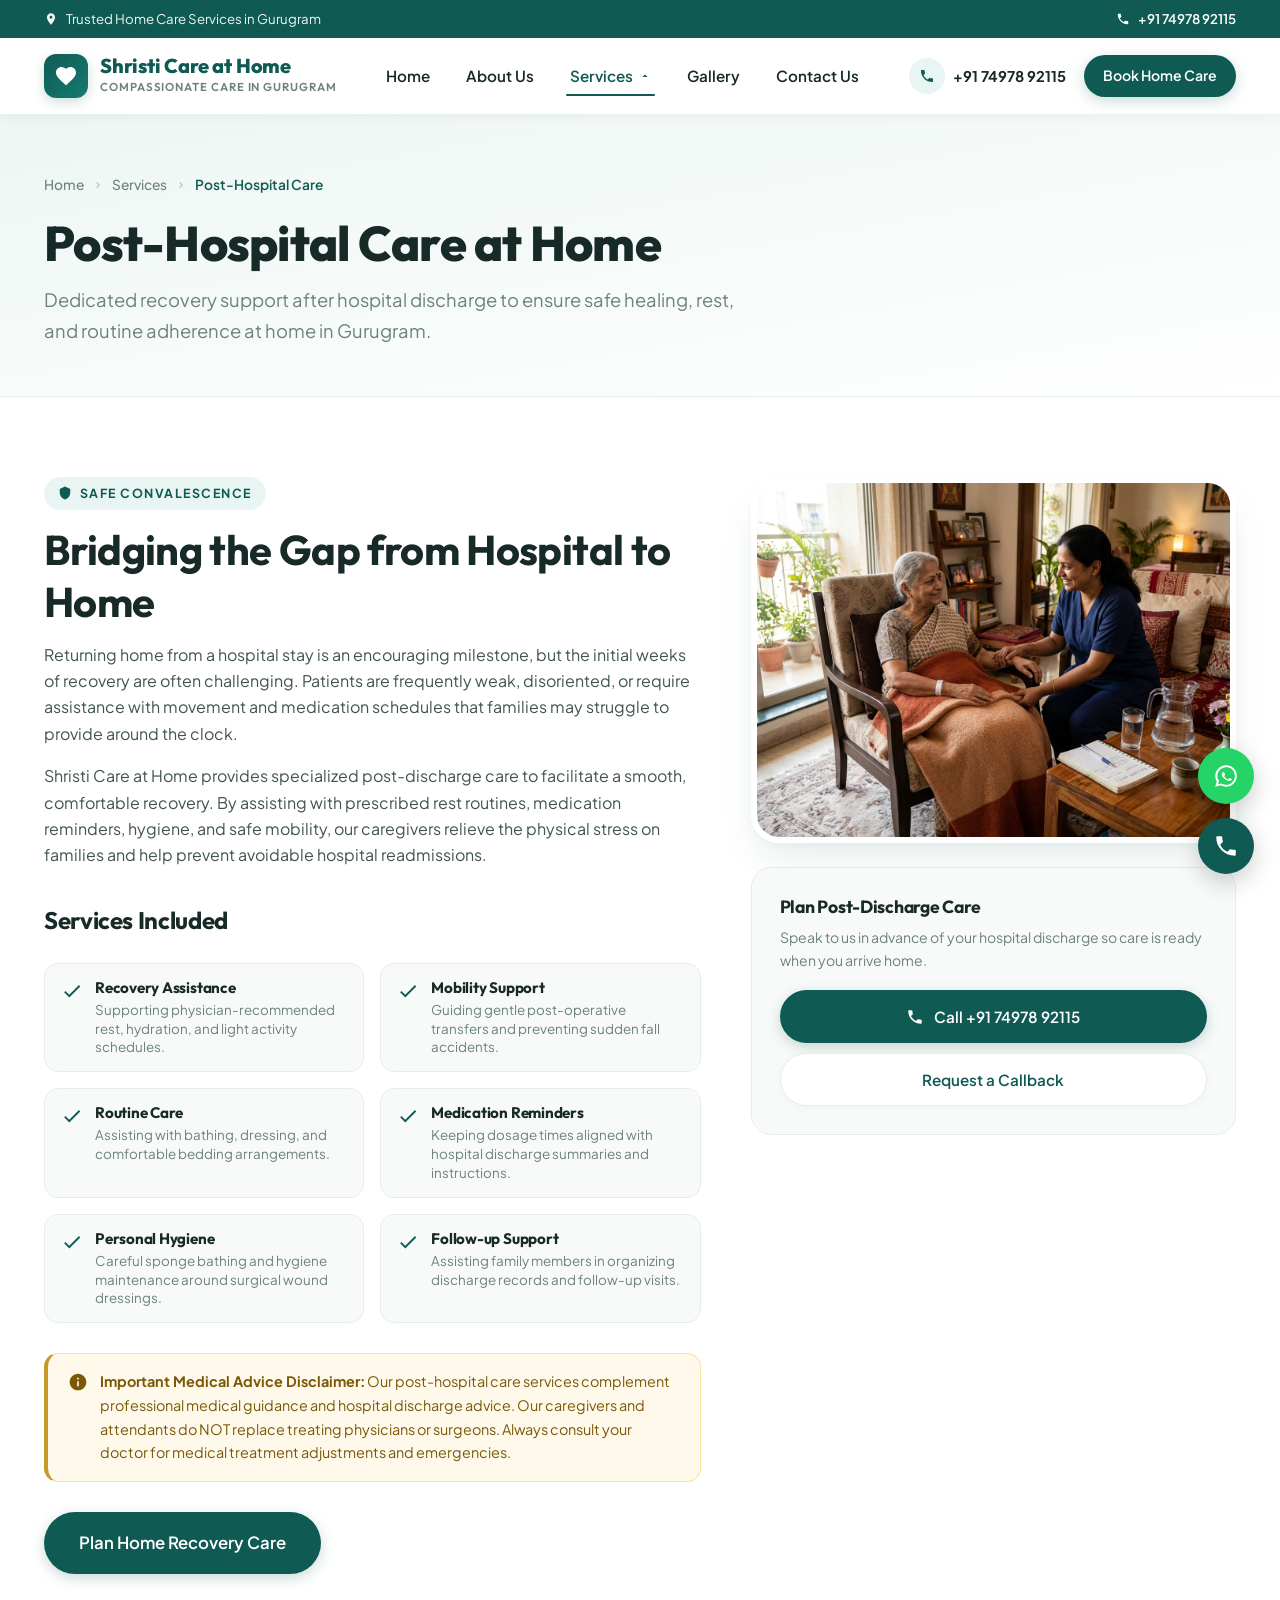
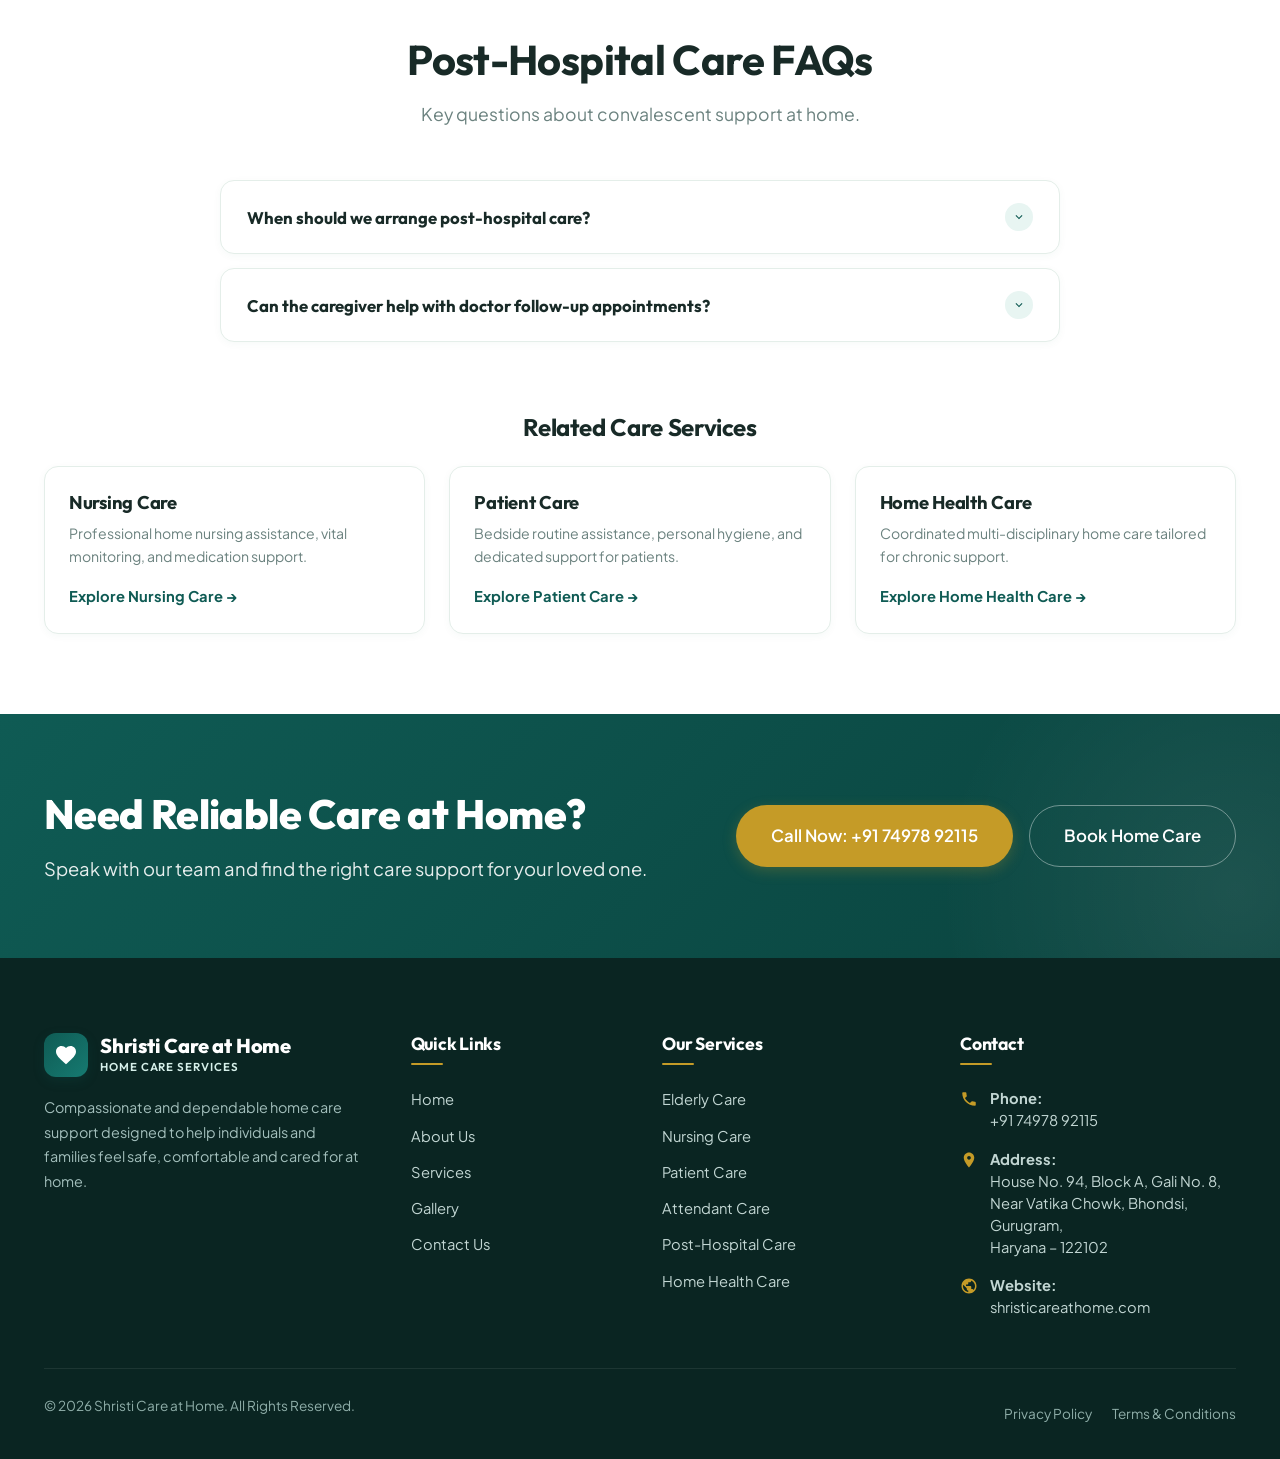
<file: services/post-hospital-care.html>
<!DOCTYPE html>
<html lang="en">
<head>
  <meta charset="UTF-8">
  <meta name="viewport" content="width=device-width, initial-scale=1.0">
  <title>Post-Hospital Care at Home | Shristi Care Gurugram</title>
  <meta name="description" content="Supportive post-hospital discharge recovery care at home in Gurugram & Bhondsi. Mobility assistance, medication reminders, hygiene care, and convalescence support.">
  <link rel="canonical" href="https://shristicareathome.com/services/post-hospital-care.html">

  <meta property="og:type" content="website">
  <meta property="og:title" content="Post-Hospital Care at Home | Shristi Care at Home">
  <meta property="og:description" content="Supportive recovery care after hospital discharge in Gurugram. Helping patients transition safely and comfortably to home.">
  <meta property="og:url" content="https://shristicareathome.com/services/post-hospital-care.html">
  <meta property="og:image" content="https://shristicareathome.com/assets/images/service-post-hospital.jpg">

  <link rel="icon" type="image/svg+xml" href="data:image/svg+xml,%3Csvg xmlns='http://www.w3.org/2000/svg' viewBox='0 0 24 24' fill='%230f5b54'%3E%3Cpath d='M12 21.35l-1.45-1.32C5.4 15.36 2 12.28 2 8.5 2 5.42 4.42 3 7.5 3c1.74 0 3.41.81 4.5 2.09C13.09 3.81 14.76 3 16.5 3 19.58 3 22 5.42 22 8.5c0 3.78-3.4 6.86-8.55 11.54L12 21.35z'/%3E%3C/svg%3E">
  <link rel="stylesheet" href="../assets/css/style.css">

  <script type="application/ld+json">
  {
    "@context": "https://schema.org",
    "@type": "Service",
    "serviceType": "Post-Hospital Discharge Care",
    "provider": {
      "@type": "HomeHealthCareService",
      "name": "Shristi Care at Home",
      "telephone": "+91 74978 92115",
      "address": {
        "@type": "PostalAddress",
        "streetAddress": "House No. 94, Block A, Gali No. 8, Near Vatika Chowk, Bhondsi",
        "addressLocality": "Gurugram",
        "addressRegion": "Haryana",
        "postalCode": "122102",
        "addressCountry": "IN"
      }
    },
    "areaServed": "Gurugram, Bhondsi, Haryana",
    "description": "Comprehensive post-hospitalization recovery assistance designed to support patients returning home from medical treatment with routine care, mobility, and medication reminders."
  }
  </script>
</head>
<body>

  <a href="#main-content" class="skip-link">Skip to main content</a>

  <!-- Top bar -->
  <div class="top-bar">
    <div class="container top-bar-inner">
      <div class="top-bar-location">
        <svg viewBox="0 0 24 24"><path d="M12 2C8.13 2 5 5.13 5 9c0 5.25 7 13 7 13s7-7.75 7-13c0-3.87-3.13-7-7-7zm0 9.5c-1.38 0-2.5-1.12-2.5-2.5s1.12-2.5 2.5-2.5 2.5 1.12 2.5 2.5-1.12 2.5-2.5 2.5z"/></svg>
        <span>Trusted Home Care Services in Gurugram</span>
      </div>
      <div class="top-bar-contact">
        <a href="tel:+917497892115" class="top-bar-phone" title="Call Shristi Care at Home">
          <svg viewBox="0 0 24 24"><path d="M6.62 10.79c1.44 2.83 3.76 5.14 6.59 6.59l2.2-2.2c.27-.27.67-.36 1.02-.24 1.12.37 2.33.57 3.57.57.55 0 1 .45 1 1V20c0 .55-.45 1-1 1-9.39 0-17-7.61-17-17 0-.55.45-1 1-1h3.5c.55 0 1 .45 1 1 0 1.25.2 2.45.57 3.57.11.35.03.74-.25 1.02l-2.2 2.2z"/></svg>
          <span>+91 74978 92115</span>
        </a>
      </div>
    </div>
  </div>

  <!-- Sticky Header -->
  <header class="site-header">
    <div class="container">
      <nav class="navbar" aria-label="Main Navigation">
        <a href="../index.html" class="logo">
          <div class="logo-badge">
            <svg viewBox="0 0 24 24"><path d="M12 21.35l-1.45-1.32C5.4 15.36 2 12.28 2 8.5 2 5.42 4.42 3 7.5 3c1.74 0 3.41.81 4.5 2.09C13.09 3.81 14.76 3 16.5 3 19.58 3 22 5.42 22 8.5c0 3.78-3.4 6.86-8.55 11.54L12 21.35z"/></svg>
          </div>
          <div class="logo-text">
            <span class="logo-title">Shristi Care at Home</span>
            <span class="logo-subtitle">Compassionate Care in Gurugram</span>
          </div>
        </a>

        <ul class="nav-menu">
          <li class="nav-item">
            <a href="../index.html" class="nav-link">Home</a>
          </li>
          <li class="nav-item">
            <a href="../about.html" class="nav-link">About Us</a>
          </li>
          <li class="nav-item has-dropdown active">
            <a href="../index.html#services" class="nav-link dropdown-toggle active" aria-haspopup="true" aria-expanded="false">
              Services
              <svg class="chevron" viewBox="0 0 24 24"><path d="M7 10l5 5 5-5z"/></svg>
            </a>
            <ul class="dropdown-menu">
              <li class="dropdown-item"><a href="elderly-care.html">Elderly Care</a></li>
              <li class="dropdown-item"><a href="nursing-care.html">Nursing Care</a></li>
              <li class="dropdown-item"><a href="patient-care.html">Patient Care</a></li>
              <li class="dropdown-item"><a href="attendant-care.html">Attendant Care</a></li>
              <li class="dropdown-item"><a href="post-hospital-care.html" class="active">Post-Hospital Care</a></li>
              <li class="dropdown-item"><a href="home-health-care.html">Home Health Care</a></li>
            </ul>
          </li>
          <li class="nav-item">
            <a href="../gallery.html" class="nav-link">Gallery</a>
          </li>
          <li class="nav-item">
            <a href="../contact.html" class="nav-link">Contact Us</a>
          </li>
        </ul>

        <div class="nav-actions">
          <a href="tel:+917497892115" class="nav-phone" title="Call directly">
            <div class="nav-phone-icon">
              <svg viewBox="0 0 24 24"><path d="M6.62 10.79c1.44 2.83 3.76 5.14 6.59 6.59l2.2-2.2c.27-.27.67-.36 1.02-.24 1.12.37 2.33.57 3.57.57.55 0 1 .45 1 1V20c0 .55-.45 1-1 1-9.39 0-17-7.61-17-17 0-.55.45-1 1-1h3.5c.55 0 1 .45 1 1 0 1.25.2 2.45.57 3.57.11.35.03.74-.25 1.02l-2.2 2.2z"/></svg>
            </div>
            <span>+91 74978 92115</span>
          </a>
          <a href="../contact.html" class="btn btn-primary btn-sm">Book Home Care</a>
        </div>

        <button class="mobile-toggle" aria-label="Toggle navigation menu" aria-expanded="false">
          <span class="hamburger-line"></span>
        </button>
      </nav>
    </div>
  </header>

  <main id="main-content">
    <!-- Breadcrumb & Inner Hero -->
    <section class="inner-hero">
      <div class="container">
        <nav class="breadcrumbs" aria-label="Breadcrumb">
          <a href="../index.html">Home</a>
          <svg class="sep" viewBox="0 0 24 24"><path d="M8.59 16.59L13.17 12 8.59 7.41 10 6l6 6-6 6z"/></svg>
          <a href="../index.html#services">Services</a>
          <svg class="sep" viewBox="0 0 24 24"><path d="M8.59 16.59L13.17 12 8.59 7.41 10 6l6 6-6 6z"/></svg>
          <span class="current">Post-Hospital Care</span>
        </nav>
        <h1 class="inner-hero-title">Post-Hospital Care at Home</h1>
        <p class="inner-hero-subtitle">
          Dedicated recovery support after hospital discharge to ensure safe healing, rest, and routine adherence at home in Gurugram.
        </p>
      </div>
    </section>

    <!-- Content Details -->
    <section class="section">
      <div class="container">
        <div class="service-details-grid">
          <div>
            <div class="section-tag">
              <svg viewBox="0 0 24 24"><path d="M12 1L3 5v6c0 5.55 3.84 10.74 9 12 5.16-1.26 9-6.45 9-12V5l-9-4z"/></svg>
              <span>SAFE CONVALESCENCE</span>
            </div>
            <h2 class="section-title">Bridging the Gap from Hospital to Home</h2>
            <p>
              Returning home from a hospital stay is an encouraging milestone, but the initial weeks of recovery are often challenging. Patients are frequently weak, disoriented, or require assistance with movement and medication schedules that families may struggle to provide around the clock.
            </p>
            <p>
              Shristi Care at Home provides specialized post-discharge care to facilitate a smooth, comfortable recovery. By assisting with prescribed rest routines, medication reminders, hygiene, and safe mobility, our caregivers relieve the physical stress on families and help prevent avoidable hospital readmissions.
            </p>

            <h3 style="margin-top: 36px; margin-bottom: 14px;">Services Included</h3>
            <div class="service-checklist-grid">
              <div class="service-check-item">
                <div class="check-icon">
                  <svg viewBox="0 0 24 24"><path d="M9 16.17L4.83 12l-1.42 1.41L9 19 21 7l-1.41-1.41z"/></svg>
                </div>
                <div class="check-content">
                  <h4>Recovery Assistance</h4>
                  <p>Supporting physician-recommended rest, hydration, and light activity schedules.</p>
                </div>
              </div>

              <div class="service-check-item">
                <div class="check-icon">
                  <svg viewBox="0 0 24 24"><path d="M9 16.17L4.83 12l-1.42 1.41L9 19 21 7l-1.41-1.41z"/></svg>
                </div>
                <div class="check-content">
                  <h4>Mobility Support</h4>
                  <p>Guiding gentle post-operative transfers and preventing sudden fall accidents.</p>
                </div>
              </div>

              <div class="service-check-item">
                <div class="check-icon">
                  <svg viewBox="0 0 24 24"><path d="M9 16.17L4.83 12l-1.42 1.41L9 19 21 7l-1.41-1.41z"/></svg>
                </div>
                <div class="check-content">
                  <h4>Routine Care</h4>
                  <p>Assisting with bathing, dressing, and comfortable bedding arrangements.</p>
                </div>
              </div>

              <div class="service-check-item">
                <div class="check-icon">
                  <svg viewBox="0 0 24 24"><path d="M9 16.17L4.83 12l-1.42 1.41L9 19 21 7l-1.41-1.41z"/></svg>
                </div>
                <div class="check-content">
                  <h4>Medication Reminders</h4>
                  <p>Keeping dosage times aligned with hospital discharge summaries and instructions.</p>
                </div>
              </div>

              <div class="service-check-item">
                <div class="check-icon">
                  <svg viewBox="0 0 24 24"><path d="M9 16.17L4.83 12l-1.42 1.41L9 19 21 7l-1.41-1.41z"/></svg>
                </div>
                <div class="check-content">
                  <h4>Personal Hygiene</h4>
                  <p>Careful sponge bathing and hygiene maintenance around surgical wound dressings.</p>
                </div>
              </div>

              <div class="service-check-item">
                <div class="check-icon">
                  <svg viewBox="0 0 24 24"><path d="M9 16.17L4.83 12l-1.42 1.41L9 19 21 7l-1.41-1.41z"/></svg>
                </div>
                <div class="check-content">
                  <h4>Follow-up Support</h4>
                  <p>Assisting family members in organizing discharge records and follow-up visits.</p>
                </div>
              </div>
            </div>

            <!-- Clear Disclaimer as explicitly mandated in prompt -->
            <div class="disclaimer-banner">
              <svg viewBox="0 0 24 24"><path d="M12 2C6.48 2 2 6.48 2 12s4.48 10 10 10 10-4.48 10-10S17.52 2 12 2zm1 15h-2v-6h2v6zm0-8h-2V7h2v2z"/></svg>
              <div>
                <strong>Important Medical Advice Disclaimer:</strong> Our post-hospital care services complement professional medical guidance and hospital discharge advice. Our caregivers and attendants do NOT replace treating physicians or surgeons. Always consult your doctor for medical treatment adjustments and emergencies.
              </div>
            </div>

            <div style="margin-top: 30px;">
              <a href="../contact.html" class="btn btn-primary btn-lg">Plan Home Recovery Care</a>
            </div>
          </div>

          <div class="service-details-media">
            <div class="service-featured-image">
              <img src="../assets/images/service-post-hospital.jpg" alt="Patient resting comfortably during post-hospital recovery" width="500" height="380">
            </div>

            <div class="service-quick-contact">
              <h4>Plan Post-Discharge Care</h4>
              <p>Speak to us in advance of your hospital discharge so care is ready when you arrive home.</p>
              <a href="tel:+917497892115" class="btn btn-primary" style="width: 100%; margin-bottom: 10px;">
                <svg width="18" height="18" viewBox="0 0 24 24" fill="currentColor"><path d="M6.62 10.79c1.44 2.83 3.76 5.14 6.59 6.59l2.2-2.2c.27-.27.67-.36 1.02-.24 1.12.37 2.33.57 3.57.57.55 0 1 .45 1 1V20c0 .55-.45 1-1 1-9.39 0-17-7.61-17-17 0-.55.45-1 1-1h3.5c.55 0 1 .45 1 1 0 1.25.2 2.45.57 3.57.11.35.03.74-.25 1.02l-2.2 2.2z"/></svg>
                Call +91 74978 92115
              </a>
              <a href="../contact.html" class="btn btn-secondary" style="width: 100%;">
                Request a Callback
              </a>
            </div>
          </div>
        </div>

        <!-- FAQs -->
        <div style="margin-top: 50px;">
          <div class="section-header">
            <h2 class="section-title">Post-Hospital Care FAQs</h2>
            <p class="section-subtitle">Key questions about convalescent support at home.</p>
          </div>

          <div class="faq-container">
            <div class="faq-item">
              <button class="faq-question" aria-expanded="false">
                <span>When should we arrange post-hospital care?</span>
                <div class="faq-toggle-icon">
                  <svg viewBox="0 0 24 24"><path d="M16.59 8.59L12 13.17 7.41 8.59 6 10l6 6 6-6z"/></svg>
                </div>
              </button>
              <div class="faq-answer">
                <p>We recommend contacting us 1 to 2 days prior to the planned hospital discharge so we can align care schedules, room setup guidance, and caregiver assignment seamlessly.</p>
              </div>
            </div>

            <div class="faq-item">
              <button class="faq-question" aria-expanded="false">
                <span>Can the caregiver help with doctor follow-up appointments?</span>
                <div class="faq-toggle-icon">
                  <svg viewBox="0 0 24 24"><path d="M16.59 8.59L12 13.17 7.41 8.59 6 10l6 6 6-6z"/></svg>
                </div>
              </button>
              <div class="faq-answer">
                <p>Yes. Our attendants can accompany the patient to doctor follow-ups, assist with wheelchair transfers, and help manage transportation comfort.</p>
              </div>
            </div>
          </div>
        </div>

        <!-- Related Services -->
        <div style="margin-top: 70px;">
          <h3 style="font-size: 1.5rem; margin-bottom: 24px; text-align: center;">Related Care Services</h3>
          <div class="related-services-grid">
            <div class="related-card">
              <h4>Nursing Care</h4>
              <p>Professional home nursing assistance, vital monitoring, and medication support.</p>
              <a href="nursing-care.html" class="service-card-link">Explore Nursing Care &rarr;</a>
            </div>

            <div class="related-card">
              <h4>Patient Care</h4>
              <p>Bedside routine assistance, personal hygiene, and dedicated support for patients.</p>
              <a href="patient-care.html" class="service-card-link">Explore Patient Care &rarr;</a>
            </div>

            <div class="related-card">
              <h4>Home Health Care</h4>
              <p>Coordinated multi-disciplinary home care tailored for chronic support.</p>
              <a href="home-health-care.html" class="service-card-link">Explore Home Health Care &rarr;</a>
            </div>
          </div>
        </div>
      </div>
    </section>

    <!-- CTA Section -->
    <section class="cta-section">
      <div class="container">
        <div class="cta-grid">
          <div class="cta-content">
            <h2 class="cta-title">Need Reliable Care at Home?</h2>
            <p class="cta-text">
              Speak with our team and find the right care support for your loved one.
            </p>
          </div>
          <div class="cta-actions">
            <a href="tel:+917497892115" class="btn btn-accent btn-lg">Call Now: +91 74978 92115</a>
            <a href="../contact.html" class="btn btn-outline-white btn-lg">Book Home Care</a>
          </div>
        </div>
      </div>
    </section>
  </main>

  <!-- Footer -->
  <footer class="site-footer">
    <div class="container">
      <div class="footer-grid">
        <div class="footer-brand">
          <a href="../index.html" class="logo">
            <div class="logo-badge">
              <svg viewBox="0 0 24 24"><path d="M12 21.35l-1.45-1.32C5.4 15.36 2 12.28 2 8.5 2 5.42 4.42 3 7.5 3c1.74 0 3.41.81 4.5 2.09C13.09 3.81 14.76 3 16.5 3 19.58 3 22 5.42 22 8.5c0 3.78-3.4 6.86-8.55 11.54L12 21.35z"/></svg>
            </div>
            <div class="logo-text">
              <span class="logo-title">Shristi Care at Home</span>
              <span class="logo-subtitle">Home Care Services</span>
            </div>
          </a>
          <p class="footer-desc">
            Compassionate and dependable home care support designed to help individuals and families feel safe, comfortable and cared for at home.
          </p>
        </div>

        <div>
          <h4 class="footer-col-title">Quick Links</h4>
          <ul class="footer-links">
            <li><a href="../index.html">Home</a></li>
            <li><a href="../about.html">About Us</a></li>
            <li><a href="../index.html#services">Services</a></li>
            <li><a href="../gallery.html">Gallery</a></li>
            <li><a href="../contact.html">Contact Us</a></li>
          </ul>
        </div>

        <div>
          <h4 class="footer-col-title">Our Services</h4>
          <ul class="footer-links">
            <li><a href="elderly-care.html">Elderly Care</a></li>
            <li><a href="nursing-care.html">Nursing Care</a></li>
            <li><a href="patient-care.html">Patient Care</a></li>
            <li><a href="attendant-care.html">Attendant Care</a></li>
            <li><a href="post-hospital-care.html">Post-Hospital Care</a></li>
            <li><a href="home-health-care.html">Home Health Care</a></li>
          </ul>
        </div>

        <div>
          <h4 class="footer-col-title">Contact</h4>
          <div class="footer-contact-list">
            <div class="footer-contact-item">
              <svg viewBox="0 0 24 24"><path d="M6.62 10.79c1.44 2.83 3.76 5.14 6.59 6.59l2.2-2.2c.27-.27.67-.36 1.02-.24 1.12.37 2.33.57 3.57.57.55 0 1 .45 1 1V20c0 .55-.45 1-1 1-9.39 0-17-7.61-17-17 0-.55.45-1 1-1h3.5c.55 0 1 .45 1 1 0 1.25.2 2.45.57 3.57.11.35.03.74-.25 1.02l-2.2 2.2z"/></svg>
              <div>
                <strong>Phone:</strong><br>
                <a href="tel:+917497892115">+91 74978 92115</a>
              </div>
            </div>

            <div class="footer-contact-item">
              <svg viewBox="0 0 24 24"><path d="M12 2C8.13 2 5 5.13 5 9c0 5.25 7 13 7 13s7-7.75 7-13c0-3.87-3.13-7-7-7zm0 9.5c-1.38 0-2.5-1.12-2.5-2.5s1.12-2.5 2.5-2.5 2.5 1.12 2.5 2.5-1.12 2.5-2.5 2.5z"/></svg>
              <div>
                <strong>Address:</strong><br>
                House No. 94, Block A, Gali No. 8,<br>
                Near Vatika Chowk, Bhondsi, Gurugram,<br>
                Haryana – 122102
              </div>
            </div>

            <div class="footer-contact-item">
              <svg viewBox="0 0 24 24"><path d="M12 2C6.48 2 2 6.48 2 12s4.48 10 10 10 10-4.48 10-10S17.52 2 12 2zm-1 17.93c-3.95-.49-7-3.85-7-7.93 0-.62.08-1.21.21-1.79L9 15v1c0 1.1.9 2 2 2v1.93zm6.9-2.54c-.26-.81-1-1.39-1.9-1.39h-1v-3c0-.55-.45-1-1-1H8v-2h2c.55 0 1-.45 1-1V7h2c1.1 0 2-.9 2-2v-.41c2.93 1.19 5 4.06 5 7.41 0 2.08-.8 3.97-2.1 5.39z"/></svg>
              <div>
                <strong>Website:</strong><br>
                <a href="https://shristicareathome.com/">shristicareathome.com</a>
              </div>
            </div>
          </div>
        </div>
      </div>

      <div class="footer-bottom">
        <div class="footer-bottom-inner">
          <p>&copy; 2026 Shristi Care at Home. All Rights Reserved.</p>
          <div class="footer-bottom-links">
            <a href="../privacy-policy.html">Privacy Policy</a>
            <a href="../terms.html">Terms &amp; Conditions</a>
          </div>
        </div>
      </div>
    </div>
  </footer>

  <!-- Floating Buttons -->
  <aside class="floating-actions" aria-label="Quick contact buttons">
    <a href="https://wa.me/917497892115?text=Hello%2C%20I%20would%20like%20to%20know%20more%20about%20your%20post-hospital%20care%20services." target="_blank" rel="noopener noreferrer" class="float-btn float-btn-whatsapp" aria-label="Chat with Shristi Care on WhatsApp">
      <svg viewBox="0 0 24 24"><path d="M12.04 2C6.58 2 2.13 6.45 2.13 11.91c0 1.75.46 3.45 1.32 4.95L2.05 22l5.25-1.38c1.45.79 3.08 1.21 4.74 1.21 5.46 0 9.91-4.45 9.91-9.91 0-2.65-1.03-5.14-2.9-7.01A9.816 9.816 0 0 0 12.04 2m.01 1.67c2.2 0 4.26.86 5.82 2.42a8.225 8.225 0 0 1 2.41 5.83c0 4.54-3.7 8.24-8.24 8.24-1.42 0-2.82-.37-4.06-1.07l-.29-.17-3.02.79.81-2.94-.19-.3a8.216 8.216 0 0 1-1.26-4.36c0-4.54 3.7-8.24 8.24-8.24m4.52 11.66c-.19.53-1.09 1.04-1.5 1.08-.4.04-.92.06-2.69-.67-2.14-.88-3.52-3.06-3.62-3.2-.11-.15-.88-1.17-.88-2.24s.56-1.59.76-1.81c.2-.22.44-.27.59-.27.15 0 .3 0 .43.01.14.01.32-.05.5.38.19.44.64 1.57.7 1.69.06.12.1.26.02.42-.08.16-.12.26-.24.4-.12.14-.25.32-.36.43-.12.12-.25.25-.11.49.14.24.62 1.02 1.33 1.65.91.81 1.68 1.06 1.92 1.18.24.12.38.1.52-.06.14-.16.6-.7.76-.94.16-.24.32-.2.54-.12.22.08 1.4.66 1.64.78.24.12.4.18.46.28.06.1.06.59-.13 1.12z"/></svg>
      <span class="float-btn-tooltip">Chat on WhatsApp</span>
    </a>
    <a href="tel:+917497892115" class="float-btn float-btn-phone" aria-label="Call +91 74978 92115">
      <svg viewBox="0 0 24 24"><path d="M6.62 10.79c1.44 2.83 3.76 5.14 6.59 6.59l2.2-2.2c.27-.27.67-.36 1.02-.24 1.12.37 2.33.57 3.57.57.55 0 1 .45 1 1V20c0 .55-.45 1-1 1-9.39 0-17-7.61-17-17 0-.55.45-1 1-1h3.5c.55 0 1 .45 1 1 0 1.25.2 2.45.57 3.57.11.35.03.74-.25 1.02l-2.2 2.2z"/></svg>
      <span class="float-btn-tooltip">Call +91 74978 92115</span>
    </a>
  </aside>

  <script src="../assets/js/main.js"></script>
</body>
</html>
</file>
<file: assets/css/style.css>
/* ==========================================================================
   SHRISTI CARE AT HOME - PREMIUM STYLESHEET
   Location: Gurugram, Bhondsi, Haryana
   Phone: +91 74978 92115
   Website: shristicareathome.com
   ========================================================================== */

/* --- Google Fonts Import --- */
@import url('https://fonts.googleapis.com/css2?family=Plus+Jakarta+Sans:ital,wght@0,300;0,400;0,500;0,600;0,700;0,800;1,400&family=Outfit:wght@400;500;600;700;800&display=swap');

/* --- CSS Variables / Design System --- */
:root {
  /* Brand Colors - Deep Teal & Soft Healthcare Greens */
  --primary: #0f5b54;
  --primary-hover: #0a433e;
  --primary-light: #167a71;
  --primary-subtle: #e8f5f2;
  --primary-glass: rgba(15, 91, 84, 0.08);

  --secondary: #2a9d8f;
  --secondary-light: #d6f0ea;
  --secondary-subtle: #f0faf7;

  /* Warm Accent */
  --accent: #c59b27;
  --accent-hover: #a8821a;
  --accent-light: #fef7e6;
  --accent-subtle: #fffdf5;

  /* Neutral & Functional Palette */
  --bg-white: #ffffff;
  --bg-light: #f8faf9;
  --bg-cream: #fafbf9;
  --bg-card: #ffffff;

  --text-main: #182a27;
  --text-body: #405451;
  --text-muted: #6b827f;
  --text-light: #ffffff;

  --border-light: #e4eee9;
  --border-subtle: #edf3f0;
  --border-focus: #0f5b54;

  /* Shadows */
  --shadow-sm: 0 2px 8px rgba(15, 91, 84, 0.04);
  --shadow-md: 0 8px 24px -4px rgba(15, 91, 84, 0.08), 0 2px 6px -1px rgba(15, 91, 84, 0.03);
  --shadow-lg: 0 20px 40px -10px rgba(15, 91, 84, 0.12), 0 4px 12px -2px rgba(15, 91, 84, 0.05);
  --shadow-float: 0 15px 35px rgba(15, 91, 84, 0.16);

  /* Typography */
  --font-main: 'Plus Jakarta Sans', -apple-system, BlinkMacSystemFont, 'Segoe UI', Roboto, sans-serif;
  --font-heading: 'Outfit', 'Plus Jakarta Sans', sans-serif;

  /* Spacing */
  --container-max: 1240px;
  --radius-sm: 8px;
  --radius-md: 14px;
  --radius-lg: 20px;
  --radius-xl: 28px;
  --radius-full: 9999px;

  /* Transitions */
  --transition-fast: 0.2s cubic-bezier(0.16, 1, 0.3, 1);
  --transition-smooth: 0.35s cubic-bezier(0.16, 1, 0.3, 1);
}

/* --- Base & Reset --- */
*, *::before, *::after {
  box-sizing: border-box;
  margin: 0;
  padding: 0;
}

html {
  scroll-behavior: smooth;
  font-size: 16px;
  -webkit-text-size-adjust: 100%;
}

body {
  font-family: var(--font-main);
  background-color: var(--bg-white);
  color: var(--text-body);
  line-height: 1.65;
  font-weight: 400;
  overflow-x: hidden;
  -webkit-font-smoothing: antialiased;
}

/* Skip to main content (Accessibility) */
.skip-link {
  position: absolute;
  top: -100px;
  left: 20px;
  background: var(--primary);
  color: #fff;
  padding: 12px 20px;
  border-radius: var(--radius-sm);
  z-index: 999999;
  text-decoration: none;
  font-weight: 600;
  transition: top var(--transition-fast);
}
.skip-link:focus {
  top: 20px;
}

/* Typography styles */
h1, h2, h3, h4, h5, h6 {
  font-family: var(--font-heading);
  color: var(--text-main);
  line-height: 1.25;
  font-weight: 700;
  letter-spacing: -0.015em;
}

h1 {
  font-size: clamp(2.2rem, 4vw + 1rem, 3.5rem);
}

h2 {
  font-size: clamp(1.85rem, 2.8vw + 0.5rem, 2.6rem);
}

h3 {
  font-size: clamp(1.25rem, 1.5vw + 0.5rem, 1.5rem);
}

h4 {
  font-size: 1.15rem;
}

p {
  margin-bottom: 1rem;
}
p:last-child {
  margin-bottom: 0;
}

a {
  color: var(--primary);
  text-decoration: none;
  transition: color var(--transition-fast);
}
a:hover {
  color: var(--primary-hover);
}

img {
  max-width: 100%;
  height: auto;
  display: block;
}

/* --- Container & Layout Utilities --- */
.container {
  width: 100%;
  max-width: var(--container-max);
  margin-left: auto;
  margin-right: auto;
  padding-left: 24px;
  padding-right: 24px;
}

.section {
  padding-top: 80px;
  padding-bottom: 80px;
  position: relative;
}

.section-bg-light {
  background-color: var(--bg-light);
}

.section-bg-subtle {
  background-color: var(--secondary-subtle);
}

.section-header {
  text-align: center;
  max-width: 720px;
  margin: 0 auto 52px auto;
}

.section-header.text-left {
  text-align: left;
  margin-left: 0;
}

.section-tag {
  display: inline-flex;
  align-items: center;
  gap: 8px;
  font-size: 0.78rem;
  font-weight: 700;
  letter-spacing: 0.12em;
  text-transform: uppercase;
  color: var(--primary);
  background-color: var(--primary-subtle);
  padding: 6px 14px;
  border-radius: var(--radius-full);
  margin-bottom: 14px;
}

.section-tag svg {
  width: 14px;
  height: 14px;
  fill: currentColor;
}

.section-title {
  margin-bottom: 14px;
}

.section-subtitle {
  font-size: 1.1rem;
  color: var(--text-muted);
  line-height: 1.6;
}

/* --- Buttons --- */
.btn {
  display: inline-flex;
  align-items: center;
  justify-content: center;
  gap: 10px;
  padding: 13px 26px;
  font-size: 0.95rem;
  font-weight: 600;
  font-family: var(--font-main);
  border-radius: var(--radius-full);
  border: 1px solid transparent;
  cursor: pointer;
  text-decoration: none;
  transition: all var(--transition-smooth);
  white-space: nowrap;
}

.btn-primary {
  background-color: var(--primary);
  color: #ffffff !important;
  box-shadow: 0 4px 14px rgba(15, 91, 84, 0.22);
}
.btn-primary:hover {
  background-color: var(--primary-hover);
  transform: translateY(-2px);
  box-shadow: 0 8px 20px rgba(15, 91, 84, 0.32);
}

.btn-secondary {
  background-color: #ffffff;
  color: var(--primary) !important;
  border-color: var(--border-light);
  box-shadow: var(--shadow-sm);
}
.btn-secondary:hover {
  border-color: var(--primary);
  background-color: var(--primary-subtle);
  transform: translateY(-2px);
}

.btn-accent {
  background-color: var(--accent);
  color: #ffffff !important;
  box-shadow: 0 4px 14px rgba(197, 155, 39, 0.25);
}
.btn-accent:hover {
  background-color: var(--accent-hover);
  transform: translateY(-2px);
  box-shadow: 0 8px 20px rgba(197, 155, 39, 0.35);
}

.btn-outline-white {
  background-color: transparent;
  color: #ffffff !important;
  border-color: rgba(255, 255, 255, 0.4);
}
.btn-outline-white:hover {
  background-color: #ffffff;
  color: var(--primary) !important;
  border-color: #ffffff;
}

.btn-sm {
  padding: 8px 18px;
  font-size: 0.88rem;
}

.btn-lg {
  padding: 16px 34px;
  font-size: 1.05rem;
}

/* ==========================================================================
   HEADER & NAVIGATION
   ========================================================================== */

/* Top bar */
.top-bar {
  background-color: var(--primary);
  color: #ffffff;
  font-size: 0.83rem;
  padding: 8px 0;
  transition: all var(--transition-fast);
}

.top-bar-inner {
  display: flex;
  align-items: center;
  justify-content: space-between;
  gap: 16px;
}

.top-bar-location {
  display: flex;
  align-items: center;
  gap: 8px;
  opacity: 0.95;
}

.top-bar-location svg {
  width: 14px;
  height: 14px;
  fill: currentColor;
}

.top-bar-contact {
  display: flex;
  align-items: center;
  gap: 20px;
}

.top-bar-phone {
  display: flex;
  align-items: center;
  gap: 8px;
  color: #ffffff;
  font-weight: 600;
  text-decoration: none;
}
.top-bar-phone:hover {
  color: var(--secondary-light);
}

.top-bar-phone svg {
  width: 14px;
  height: 14px;
  fill: currentColor;
}

/* Main Sticky Header */
.site-header {
  position: sticky;
  top: 0;
  left: 0;
  width: 100%;
  background-color: #ffffff;
  z-index: 1000;
  box-shadow: 0 2px 12px rgba(0, 0, 0, 0.05);
  transition: all var(--transition-smooth);
}

.site-header.scrolled {
  box-shadow: 0 4px 20px rgba(15, 91, 84, 0.09);
  padding: 0;
}

.site-header.scrolled .navbar {
  padding: 10px 0;
}

.navbar {
  display: flex;
  align-items: center;
  justify-content: space-between;
  padding: 16px 0;
  transition: padding var(--transition-smooth);
}

/* Logo */
.logo {
  display: flex;
  align-items: center;
  gap: 12px;
  text-decoration: none;
  font-family: var(--font-heading);
}

.logo-badge {
  width: 44px;
  height: 44px;
  background: linear-gradient(135deg, var(--primary) 0%, #167a71 100%);
  border-radius: 12px;
  display: flex;
  align-items: center;
  justify-content: center;
  color: #ffffff;
  box-shadow: 0 4px 12px rgba(15, 91, 84, 0.2);
  flex-shrink: 0;
}

.logo-badge svg {
  width: 24px;
  height: 24px;
  fill: currentColor;
}

.logo-text {
  display: flex;
  flex-direction: column;
}

.logo-title {
  font-size: 1.25rem;
  font-weight: 800;
  color: var(--primary);
  line-height: 1.1;
  letter-spacing: -0.01em;
}

.logo-subtitle {
  font-size: 0.72rem;
  font-weight: 600;
  color: var(--text-muted);
  text-transform: uppercase;
  letter-spacing: 0.08em;
}

/* Navigation Menu */
.nav-menu {
  display: flex;
  align-items: center;
  list-style: none;
  gap: 28px;
}

.nav-item {
  position: relative;
}

.nav-link {
  font-size: 0.95rem;
  font-weight: 600;
  color: var(--text-main);
  padding: 8px 4px;
  display: inline-flex;
  align-items: center;
  gap: 6px;
  position: relative;
  transition: color var(--transition-fast);
}

.nav-link:hover,
.nav-link.active {
  color: var(--primary);
}

.nav-link::after {
  content: '';
  position: absolute;
  bottom: 0;
  left: 0;
  width: 0;
  height: 2px;
  background-color: var(--primary);
  transition: width var(--transition-fast);
  border-radius: 2px;
}

.nav-link:hover::after,
.nav-link.active::after {
  width: 100%;
}

.nav-link svg.chevron {
  width: 12px;
  height: 12px;
  fill: currentColor;
  transition: transform var(--transition-fast);
}

/* Dropdown Menu (Desktop) */
.has-dropdown:hover .nav-link svg.chevron,
.has-dropdown.active .nav-link svg.chevron {
  transform: rotate(180deg);
}

.dropdown-menu {
  position: absolute;
  top: 100%;
  left: -20px;
  min-width: 260px;
  background: #ffffff;
  border-radius: var(--radius-md);
  box-shadow: var(--shadow-lg);
  border: 1px solid var(--border-light);
  padding: 10px 0;
  list-style: none;
  opacity: 0;
  visibility: hidden;
  transform: translateY(12px);
  transition: all var(--transition-fast);
  z-index: 1050;
}

.has-dropdown:hover .dropdown-menu,
.has-dropdown:focus-within .dropdown-menu {
  opacity: 1;
  visibility: visible;
  transform: translateY(0);
}

.dropdown-item a {
  display: flex;
  align-items: center;
  gap: 12px;
  padding: 10px 20px;
  color: var(--text-main);
  font-size: 0.9rem;
  font-weight: 500;
  transition: all var(--transition-fast);
}

.dropdown-item a:hover,
.dropdown-item a.active {
  background-color: var(--primary-subtle);
  color: var(--primary);
  padding-left: 24px;
}

.dropdown-item a svg {
  width: 16px;
  height: 16px;
  fill: currentColor;
  opacity: 0.7;
}

/* Nav Actions (CTA + Phone) */
.nav-actions {
  display: flex;
  align-items: center;
  gap: 18px;
}

.nav-phone {
  display: flex;
  align-items: center;
  gap: 8px;
  color: var(--text-main);
  font-weight: 700;
  font-size: 0.92rem;
}
.nav-phone:hover {
  color: var(--primary);
}
.nav-phone-icon {
  width: 36px;
  height: 36px;
  border-radius: 50%;
  background-color: var(--primary-subtle);
  color: var(--primary);
  display: flex;
  align-items: center;
  justify-content: center;
  flex-shrink: 0;
}
.nav-phone-icon svg {
  width: 16px;
  height: 16px;
  fill: currentColor;
}

/* Mobile Toggle Hamburger */
.mobile-toggle {
  display: none;
  background: none;
  border: none;
  cursor: pointer;
  padding: 8px;
  width: 44px;
  height: 44px;
  align-items: center;
  justify-content: center;
  color: var(--primary);
  border-radius: var(--radius-sm);
}

.mobile-toggle:focus-visible {
  outline: 2px solid var(--primary);
}

.hamburger-line {
  display: block;
  width: 24px;
  height: 2.5px;
  background-color: currentColor;
  border-radius: 2px;
  transition: all var(--transition-fast);
  position: relative;
}

.hamburger-line::before,
.hamburger-line::after {
  content: '';
  position: absolute;
  width: 24px;
  height: 2.5px;
  background-color: currentColor;
  border-radius: 2px;
  transition: all var(--transition-fast);
  left: 0;
}

.hamburger-line::before {
  top: -7px;
}

.hamburger-line::after {
  top: 7px;
}

.mobile-toggle.active .hamburger-line {
  background-color: transparent;
}
.mobile-toggle.active .hamburger-line::before {
  top: 0;
  transform: rotate(45deg);
}
.mobile-toggle.active .hamburger-line::after {
  top: 0;
  transform: rotate(-45deg);
}

/* ==========================================================================
   HERO SECTION
   ========================================================================== */
.hero-section {
  position: relative;
  background: linear-gradient(170deg, #f2f8f6 0%, #ffffff 60%);
  padding: 60px 0 80px 0;
  overflow: hidden;
}

.hero-grid {
  display: grid;
  grid-template-columns: 1.1fr 0.9fr;
  align-items: center;
  gap: 50px;
}

.hero-content {
  position: relative;
  z-index: 2;
}

.hero-trust-badge {
  display: inline-flex;
  align-items: center;
  gap: 8px;
  background: #ffffff;
  color: var(--primary);
  font-size: 0.82rem;
  font-weight: 700;
  letter-spacing: 0.05em;
  padding: 8px 16px;
  border-radius: var(--radius-full);
  box-shadow: 0 4px 14px rgba(15, 91, 84, 0.08);
  border: 1px solid var(--border-light);
  margin-bottom: 20px;
}

.hero-trust-badge svg {
  width: 16px;
  height: 16px;
  fill: var(--accent);
}

.hero-label {
  display: block;
  font-size: 0.84rem;
  font-weight: 700;
  letter-spacing: 0.14em;
  text-transform: uppercase;
  color: var(--secondary);
  margin-bottom: 12px;
}

.hero-title {
  font-size: clamp(2.4rem, 4.2vw, 3.6rem);
  font-weight: 800;
  color: var(--text-main);
  line-height: 1.15;
  margin-bottom: 20px;
}

.hero-title span {
  color: var(--primary);
  position: relative;
  display: inline-block;
}

.hero-description {
  font-size: 1.15rem;
  line-height: 1.7;
  color: var(--text-body);
  margin-bottom: 34px;
  max-width: 540px;
}

.hero-actions {
  display: flex;
  flex-wrap: wrap;
  align-items: center;
  gap: 16px;
  margin-bottom: 36px;
}

.hero-features {
  display: flex;
  flex-wrap: wrap;
  gap: 24px;
  padding-top: 24px;
  border-top: 1px solid var(--border-light);
}

.hero-feature-item {
  display: flex;
  align-items: center;
  gap: 8px;
  font-size: 0.88rem;
  font-weight: 600;
  color: var(--text-main);
}

.hero-feature-item svg {
  width: 16px;
  height: 16px;
  fill: var(--primary);
}

/* Hero Media & Floating Badges */
.hero-media-wrapper {
  position: relative;
  z-index: 1;
}

.hero-image-card {
  position: relative;
  border-radius: var(--radius-xl);
  overflow: hidden;
  box-shadow: var(--shadow-lg);
  border: 8px solid #ffffff;
  aspect-ratio: 4 / 3.4;
}

.hero-image-card img {
  width: 100%;
  height: 100%;
  object-fit: cover;
  transition: transform 0.6s ease;
}

.hero-image-card:hover img {
  transform: scale(1.03);
}

/* Floating Trust Cards */
.hero-float-card {
  position: absolute;
  background: rgba(255, 255, 255, 0.95);
  backdrop-filter: blur(10px);
  padding: 14px 18px;
  border-radius: var(--radius-md);
  box-shadow: var(--shadow-float);
  border: 1px solid rgba(255, 255, 255, 0.8);
  display: flex;
  align-items: center;
  gap: 12px;
  z-index: 3;
  animation: floatCard 6s ease-in-out infinite;
}

.hero-float-card.top-left {
  top: 20px;
  left: -20px;
  animation-delay: 0s;
}

.hero-float-card.bottom-right {
  bottom: 24px;
  right: -15px;
  animation-delay: 3s;
}

.hero-float-card.bottom-left {
  bottom: -15px;
  left: 20px;
  animation-delay: 1.5s;
}

.float-card-icon {
  width: 40px;
  height: 40px;
  border-radius: 10px;
  background-color: var(--primary-subtle);
  color: var(--primary);
  display: flex;
  align-items: center;
  justify-content: center;
  flex-shrink: 0;
}

.float-card-icon svg {
  width: 20px;
  height: 20px;
  fill: currentColor;
}

.float-card-text {
  display: flex;
  flex-direction: column;
}

.float-card-title {
  font-size: 0.88rem;
  font-weight: 700;
  color: var(--text-main);
  line-height: 1.2;
}

.float-card-sub {
  font-size: 0.74rem;
  color: var(--text-muted);
}

@keyframes floatCard {
  0%, 100% {
    transform: translateY(0);
  }
  50% {
    transform: translateY(-8px);
  }
}

/* ==========================================================================
   TRUST / HIGHLIGHT STRIP
   ========================================================================== */
.trust-strip {
  background-color: #ffffff;
  padding: 28px 0;
  border-bottom: 1px solid var(--border-light);
  box-shadow: 0 4px 16px rgba(15, 91, 84, 0.03);
}

.trust-strip-grid {
  display: grid;
  grid-template-columns: repeat(4, 1fr);
  gap: 24px;
}

.trust-strip-item {
  display: flex;
  align-items: center;
  gap: 14px;
}

.trust-strip-icon {
  width: 46px;
  height: 46px;
  border-radius: 12px;
  background-color: var(--primary-subtle);
  color: var(--primary);
  display: flex;
  align-items: center;
  justify-content: center;
  flex-shrink: 0;
}

.trust-strip-icon svg {
  width: 22px;
  height: 22px;
  fill: currentColor;
}

.trust-strip-title {
  font-size: 0.95rem;
  font-weight: 700;
  color: var(--text-main);
  line-height: 1.2;
}

.trust-strip-desc {
  font-size: 0.8rem;
  color: var(--text-muted);
  line-height: 1.3;
  margin-top: 2px;
}

/* ==========================================================================
   ABOUT / INTRODUCTION SECTION
   ========================================================================== */
.about-intro-grid {
  display: grid;
  grid-template-columns: 0.95fr 1.05fr;
  align-items: center;
  gap: 60px;
}

.about-intro-media {
  position: relative;
}

.about-intro-image {
  border-radius: var(--radius-xl);
  overflow: hidden;
  box-shadow: var(--shadow-lg);
  border: 6px solid #ffffff;
}

.about-intro-image img {
  width: 100%;
  height: 100%;
  object-fit: cover;
}

.about-experience-badge {
  position: absolute;
  bottom: -20px;
  right: -20px;
  background: var(--primary);
  color: #ffffff;
  padding: 18px 24px;
  border-radius: var(--radius-lg);
  box-shadow: var(--shadow-lg);
  display: flex;
  flex-direction: column;
  align-items: center;
  text-align: center;
  border: 4px solid #ffffff;
}

.about-badge-text {
  font-size: 0.86rem;
  font-weight: 600;
  letter-spacing: 0.05em;
  text-transform: uppercase;
}

.about-intro-content {
  padding-left: 10px;
}

.intro-pillars {
  display: grid;
  grid-template-columns: repeat(2, 1fr);
  gap: 16px;
  margin: 28px 0 34px 0;
}

.pillar-item {
  display: flex;
  align-items: flex-start;
  gap: 12px;
  padding: 12px 14px;
  background-color: var(--bg-light);
  border-radius: var(--radius-md);
  border: 1px solid var(--border-light);
}

.pillar-icon {
  width: 24px;
  height: 24px;
  color: var(--primary);
  flex-shrink: 0;
  margin-top: 2px;
}

.pillar-icon svg {
  width: 100%;
  height: 100%;
  fill: currentColor;
}

.pillar-text h4 {
  font-size: 0.92rem;
  font-weight: 700;
  color: var(--text-main);
  margin-bottom: 2px;
}

.pillar-text p {
  font-size: 0.8rem;
  color: var(--text-muted);
  line-height: 1.3;
}

/* ==========================================================================
   WHY CHOOSE US SECTION
   ========================================================================== */
.why-grid {
  display: grid;
  grid-template-columns: repeat(3, 1fr);
  gap: 28px;
}

.why-card {
  background: #ffffff;
  border-radius: var(--radius-lg);
  padding: 34px 28px;
  border: 1px solid var(--border-light);
  box-shadow: var(--shadow-sm);
  transition: all var(--transition-smooth);
  position: relative;
  display: flex;
  flex-direction: column;
}

.why-card:hover {
  transform: translateY(-6px);
  box-shadow: var(--shadow-lg);
  border-color: rgba(15, 91, 84, 0.2);
}

.why-icon-box {
  width: 58px;
  height: 58px;
  border-radius: var(--radius-md);
  background-color: var(--primary-subtle);
  color: var(--primary);
  display: flex;
  align-items: center;
  justify-content: center;
  margin-bottom: 22px;
  transition: all var(--transition-fast);
}

.why-card:hover .why-icon-box {
  background-color: var(--primary);
  color: #ffffff;
}

.why-icon-box svg {
  width: 28px;
  height: 28px;
  fill: currentColor;
}

.why-card h3 {
  font-size: 1.25rem;
  font-weight: 700;
  margin-bottom: 12px;
}

.why-card p {
  color: var(--text-muted);
  font-size: 0.94rem;
  line-height: 1.6;
}

/* ==========================================================================
   SERVICES SECTION
   ========================================================================== */
.services-grid {
  display: grid;
  grid-template-columns: repeat(3, 1fr);
  gap: 30px;
}

.service-card {
  background: #ffffff;
  border-radius: var(--radius-lg);
  overflow: hidden;
  border: 1px solid var(--border-light);
  box-shadow: var(--shadow-sm);
  display: flex;
  flex-direction: column;
  transition: all var(--transition-smooth);
}

.service-card:hover {
  transform: translateY(-8px);
  box-shadow: var(--shadow-lg);
  border-color: rgba(15, 91, 84, 0.25);
}

.service-card-media {
  position: relative;
  aspect-ratio: 16 / 10;
  overflow: hidden;
}

.service-card-media img {
  width: 100%;
  height: 100%;
  object-fit: cover;
  transition: transform 0.6s ease;
}

.service-card:hover .service-card-media img {
  transform: scale(1.06);
}

.service-card-badge {
  position: absolute;
  top: 14px;
  left: 14px;
  background: rgba(255, 255, 255, 0.92);
  backdrop-filter: blur(8px);
  color: var(--primary);
  font-size: 0.75rem;
  font-weight: 700;
  text-transform: uppercase;
  letter-spacing: 0.06em;
  padding: 4px 12px;
  border-radius: var(--radius-full);
}

.service-card-content {
  padding: 26px 24px;
  display: flex;
  flex-direction: column;
  flex-grow: 1;
}

.service-card-content h3 {
  font-size: 1.25rem;
  font-weight: 700;
  margin-bottom: 10px;
  color: var(--text-main);
  transition: color var(--transition-fast);
}

.service-card:hover .service-card-content h3 {
  color: var(--primary);
}

.service-card-content p {
  color: var(--text-muted);
  font-size: 0.93rem;
  line-height: 1.6;
  margin-bottom: 20px;
  flex-grow: 1;
}

.service-card-link {
  display: inline-flex;
  align-items: center;
  gap: 8px;
  font-size: 0.92rem;
  font-weight: 700;
  color: var(--primary);
  transition: gap var(--transition-fast);
}

.service-card-link svg {
  width: 16px;
  height: 16px;
  fill: currentColor;
  transition: transform var(--transition-fast);
}

.service-card:hover .service-card-link {
  gap: 12px;
}

/* ==========================================================================
   CARE APPROACH SECTION
   ========================================================================== */
.care-approach-grid {
  display: grid;
  grid-template-columns: 1fr 1fr;
  align-items: center;
  gap: 50px;
}

.approach-card {
  background: #ffffff;
  padding: 24px;
  border-radius: var(--radius-md);
  border: 1px solid var(--border-light);
  box-shadow: var(--shadow-sm);
  display: flex;
  gap: 16px;
  margin-bottom: 18px;
  transition: all var(--transition-fast);
}

.approach-card:last-child {
  margin-bottom: 0;
}

.approach-card:hover {
  border-color: var(--primary);
  transform: translateX(6px);
}

.approach-num {
  font-family: var(--font-heading);
  font-size: 1.4rem;
  font-weight: 800;
  color: var(--accent);
  background-color: var(--accent-light);
  width: 44px;
  height: 44px;
  border-radius: 12px;
  display: flex;
  align-items: center;
  justify-content: center;
  flex-shrink: 0;
}

.approach-text h4 {
  font-size: 1.05rem;
  font-weight: 700;
  margin-bottom: 4px;
}

.approach-text p {
  font-size: 0.88rem;
  color: var(--text-muted);
}

/* ==========================================================================
   HOW IT WORKS SECTION (4 STEPS)
   ========================================================================== */
.steps-grid {
  display: grid;
  grid-template-columns: repeat(4, 1fr);
  gap: 24px;
  position: relative;
}

.step-card {
  background: #ffffff;
  border-radius: var(--radius-lg);
  padding: 32px 24px;
  border: 1px solid var(--border-light);
  box-shadow: var(--shadow-sm);
  position: relative;
  transition: all var(--transition-smooth);
}

.step-card:hover {
  transform: translateY(-6px);
  box-shadow: var(--shadow-md);
  border-color: var(--primary);
}

.step-number {
  font-family: var(--font-heading);
  font-size: 2.2rem;
  font-weight: 800;
  color: var(--primary);
  line-height: 1;
  margin-bottom: 18px;
  opacity: 0.9;
}

.step-card h3 {
  font-size: 1.15rem;
  font-weight: 700;
  margin-bottom: 10px;
}

.step-card p {
  font-size: 0.9rem;
  color: var(--text-muted);
  line-height: 1.55;
}

/* ==========================================================================
   TESTIMONIALS SECTION (With authentic placeholder note as requested)
   ========================================================================== */
.testimonial-note-box {
  background: var(--bg-white);
  border: 2px dashed var(--border-light);
  border-radius: var(--radius-lg);
  padding: 40px;
  text-align: center;
  max-width: 820px;
  margin: 0 auto;
}

.testimonial-placeholder-card {
  background: var(--bg-light);
  border-radius: var(--radius-md);
  padding: 28px;
  margin-bottom: 20px;
  border-left: 4px solid var(--primary);
  text-align: left;
}

.testimonial-placeholder-card p.quote {
  font-style: italic;
  font-size: 1.05rem;
  color: var(--text-body);
  line-height: 1.6;
  margin-bottom: 14px;
}

.testimonial-placeholder-card .author {
  font-weight: 700;
  font-size: 0.9rem;
  color: var(--primary);
}

.testimonial-privacy-badge {
  display: inline-flex;
  align-items: center;
  gap: 8px;
  font-size: 0.85rem;
  color: var(--text-muted);
  background-color: var(--secondary-subtle);
  padding: 8px 18px;
  border-radius: var(--radius-full);
}

.testimonial-privacy-badge svg {
  width: 16px;
  height: 16px;
  fill: var(--primary);
}

/* ==========================================================================
   FAQ SECTION (Interactive Accordions)
   ========================================================================== */
.faq-container {
  max-width: 840px;
  margin: 0 auto;
}

.faq-item {
  background: #ffffff;
  border-radius: var(--radius-md);
  margin-bottom: 14px;
  border: 1px solid var(--border-light);
  box-shadow: var(--shadow-sm);
  overflow: hidden;
  transition: all var(--transition-fast);
}

.faq-item.active {
  border-color: var(--primary);
  box-shadow: var(--shadow-md);
}

.faq-question {
  width: 100%;
  background: none;
  border: none;
  outline: none;
  padding: 22px 26px;
  font-family: var(--font-heading);
  font-size: 1.05rem;
  font-weight: 700;
  color: var(--text-main);
  text-align: left;
  display: flex;
  align-items: center;
  justify-content: space-between;
  gap: 16px;
  cursor: pointer;
  transition: color var(--transition-fast);
}

.faq-question:hover {
  color: var(--primary);
}

.faq-question:focus-visible {
  outline: 2px solid var(--primary);
}

.faq-toggle-icon {
  width: 28px;
  height: 28px;
  border-radius: 50%;
  background-color: var(--primary-subtle);
  color: var(--primary);
  display: flex;
  align-items: center;
  justify-content: center;
  flex-shrink: 0;
  transition: all var(--transition-fast);
}

.faq-toggle-icon svg {
  width: 14px;
  height: 14px;
  fill: currentColor;
  transition: transform var(--transition-fast);
}

.faq-item.active .faq-toggle-icon {
  background-color: var(--primary);
  color: #ffffff;
  transform: rotate(180deg);
}

.faq-answer {
  max-height: 0;
  overflow: hidden;
  transition: max-height 0.35s ease-out, padding 0.35s ease;
  padding: 0 26px;
}

.faq-item.active .faq-answer {
  padding: 0 26px 22px 26px;
}

.faq-answer p {
  color: var(--text-body);
  font-size: 0.95rem;
  line-height: 1.65;
}

/* ==========================================================================
   CTA SECTION
   ========================================================================== */
.cta-section {
  background: linear-gradient(135deg, var(--primary) 0%, #0a433e 100%);
  color: #ffffff;
  padding: 75px 0;
  position: relative;
  overflow: hidden;
}

.cta-section::before {
  content: '';
  position: absolute;
  top: -50%;
  right: -20%;
  width: 600px;
  height: 600px;
  border-radius: 50%;
  background: radial-gradient(circle, rgba(255, 255, 255, 0.08) 0%, transparent 70%);
  pointer-events: none;
}

.cta-grid {
  display: flex;
  align-items: center;
  justify-content: space-between;
  gap: 40px;
  position: relative;
  z-index: 2;
}

.cta-content {
  max-width: 640px;
}

.cta-title {
  color: #ffffff;
  font-size: clamp(2rem, 3.2vw, 2.7rem);
  font-weight: 800;
  margin-bottom: 14px;
}

.cta-text {
  color: rgba(255, 255, 255, 0.9);
  font-size: 1.15rem;
  line-height: 1.6;
}

.cta-actions {
  display: flex;
  align-items: center;
  gap: 16px;
  flex-shrink: 0;
}

/* ==========================================================================
   INNER PAGE HERO & BREADCRUMBS
   ========================================================================== */
.inner-hero {
  background: linear-gradient(170deg, #edf6f3 0%, #ffffff 100%);
  padding: 60px 0 50px 0;
  border-bottom: 1px solid var(--border-light);
}

.breadcrumbs {
  display: flex;
  align-items: center;
  flex-wrap: wrap;
  gap: 8px;
  font-size: 0.86rem;
  color: var(--text-muted);
  margin-bottom: 16px;
}

.breadcrumbs a {
  color: var(--text-muted);
  font-weight: 500;
  transition: color var(--transition-fast);
}

.breadcrumbs a:hover {
  color: var(--primary);
}

.breadcrumbs svg.sep {
  width: 12px;
  height: 12px;
  fill: currentColor;
  opacity: 0.5;
}

.breadcrumbs span.current {
  color: var(--primary);
  font-weight: 600;
}

.inner-hero-title {
  font-size: clamp(2.2rem, 3.8vw, 3.2rem);
  font-weight: 800;
  color: var(--text-main);
  margin-bottom: 12px;
}

.inner-hero-subtitle {
  font-size: 1.15rem;
  color: var(--text-muted);
  max-width: 700px;
  line-height: 1.65;
}

/* Service Page Layout */
.service-details-grid {
  display: grid;
  grid-template-columns: 1.15fr 0.85fr;
  align-items: start;
  gap: 50px;
  margin-bottom: 60px;
}

.service-details-media {
  position: sticky;
  top: 110px;
}

.service-featured-image {
  border-radius: var(--radius-xl);
  overflow: hidden;
  box-shadow: var(--shadow-lg);
  border: 6px solid #ffffff;
  margin-bottom: 24px;
}

.service-quick-contact {
  background: var(--bg-light);
  border-radius: var(--radius-lg);
  padding: 28px;
  border: 1px solid var(--border-light);
}

.service-quick-contact h4 {
  font-size: 1.1rem;
  margin-bottom: 8px;
}

.service-quick-contact p {
  font-size: 0.88rem;
  color: var(--text-muted);
  margin-bottom: 18px;
}

/* Service Included Checklist */
.service-checklist-grid {
  display: grid;
  grid-template-columns: repeat(2, 1fr);
  gap: 16px;
  margin: 28px 0;
}

.service-check-item {
  display: flex;
  align-items: flex-start;
  gap: 12px;
  padding: 14px 16px;
  background-color: var(--bg-light);
  border-radius: var(--radius-md);
  border: 1px solid var(--border-light);
}

.check-icon {
  width: 22px;
  height: 22px;
  color: var(--primary);
  flex-shrink: 0;
  margin-top: 2px;
}

.check-icon svg {
  width: 100%;
  height: 100%;
  fill: currentColor;
}

.check-content h4 {
  font-size: 0.95rem;
  font-weight: 700;
  margin-bottom: 4px;
}

.check-content p {
  font-size: 0.84rem;
  color: var(--text-muted);
  line-height: 1.4;
}

/* Disclaimer Banner */
.disclaimer-banner {
  background-color: #fff9eb;
  border: 1px solid #fae29c;
  border-left: 4px solid var(--accent);
  padding: 16px 20px;
  border-radius: var(--radius-md);
  display: flex;
  align-items: flex-start;
  gap: 12px;
  margin: 30px 0;
  font-size: 0.9rem;
  color: #7a5806;
}

.disclaimer-banner svg {
  width: 20px;
  height: 20px;
  fill: currentColor;
  flex-shrink: 0;
  margin-top: 2px;
}

/* Related Services Cards */
.related-services-grid {
  display: grid;
  grid-template-columns: repeat(3, 1fr);
  gap: 24px;
}

.related-card {
  background: #ffffff;
  border-radius: var(--radius-md);
  padding: 24px;
  border: 1px solid var(--border-light);
  box-shadow: var(--shadow-sm);
  display: flex;
  flex-direction: column;
  transition: all var(--transition-fast);
}

.related-card:hover {
  border-color: var(--primary);
  transform: translateY(-4px);
  box-shadow: var(--shadow-md);
}

.related-card h4 {
  font-size: 1.15rem;
  font-weight: 700;
  margin-bottom: 8px;
}

.related-card p {
  font-size: 0.88rem;
  color: var(--text-muted);
  margin-bottom: 16px;
  flex-grow: 1;
}

/* ==========================================================================
   ABOUT PAGE SPECIFIC STYLES
   ========================================================================== */
.values-grid {
  display: grid;
  grid-template-columns: repeat(5, 1fr);
  gap: 20px;
}

.value-card {
  background: #ffffff;
  border-radius: var(--radius-lg);
  padding: 28px 20px;
  text-align: center;
  border: 1px solid var(--border-light);
  box-shadow: var(--shadow-sm);
  transition: all var(--transition-smooth);
}

.value-card:hover {
  transform: translateY(-6px);
  box-shadow: var(--shadow-md);
  border-color: var(--primary);
}

.value-icon {
  width: 52px;
  height: 52px;
  border-radius: 50%;
  background-color: var(--primary-subtle);
  color: var(--primary);
  display: flex;
  align-items: center;
  justify-content: center;
  margin: 0 auto 16px auto;
  transition: all var(--transition-fast);
}

.value-card:hover .value-icon {
  background-color: var(--primary);
  color: #ffffff;
}

.value-icon svg {
  width: 24px;
  height: 24px;
  fill: currentColor;
}

.value-card h3 {
  font-size: 1.15rem;
  font-weight: 700;
  margin-bottom: 8px;
}

.value-card p {
  font-size: 0.85rem;
  color: var(--text-muted);
  line-height: 1.5;
}

/* ==========================================================================
   GALLERY PAGE STYLES & LIGHTBOX
   ========================================================================== */
.gallery-filters {
  display: flex;
  align-items: center;
  justify-content: center;
  flex-wrap: wrap;
  gap: 10px;
  margin-bottom: 40px;
}

.gallery-filter-btn {
  background: var(--bg-white);
  border: 1px solid var(--border-light);
  color: var(--text-main);
  padding: 9px 20px;
  border-radius: var(--radius-full);
  font-size: 0.9rem;
  font-weight: 600;
  cursor: pointer;
  transition: all var(--transition-fast);
}

.gallery-filter-btn:hover,
.gallery-filter-btn.active {
  background-color: var(--primary);
  color: #ffffff;
  border-color: var(--primary);
  box-shadow: 0 4px 12px rgba(15, 91, 84, 0.2);
}

.gallery-grid {
  display: grid;
  grid-template-columns: repeat(3, 1fr);
  gap: 26px;
}

.gallery-item {
  position: relative;
  border-radius: var(--radius-lg);
  overflow: hidden;
  box-shadow: var(--shadow-sm);
  background-color: #ffffff;
  aspect-ratio: 4 / 3;
  cursor: pointer;
}

.gallery-item img {
  width: 100%;
  height: 100%;
  object-fit: cover;
  transition: transform 0.6s ease;
}

.gallery-overlay {
  position: absolute;
  top: 0;
  left: 0;
  width: 100%;
  height: 100%;
  background: linear-gradient(to top, rgba(15, 91, 84, 0.85) 0%, rgba(15, 91, 84, 0.2) 60%, transparent 100%);
  opacity: 0;
  display: flex;
  flex-direction: column;
  justify-content: flex-end;
  padding: 24px;
  transition: opacity var(--transition-smooth);
}

.gallery-item:hover img {
  transform: scale(1.08);
}

.gallery-item:hover .gallery-overlay {
  opacity: 1;
}

.gallery-overlay-badge {
  display: inline-block;
  font-size: 0.72rem;
  text-transform: uppercase;
  letter-spacing: 0.1em;
  font-weight: 700;
  color: var(--accent);
  background: rgba(0, 0, 0, 0.4);
  padding: 4px 10px;
  border-radius: var(--radius-full);
  margin-bottom: 8px;
  align-self: flex-start;
}

.gallery-overlay-title {
  color: #ffffff;
  font-size: 1.15rem;
  font-weight: 700;
  margin-bottom: 4px;
}

.gallery-overlay-hint {
  color: rgba(255, 255, 255, 0.8);
  font-size: 0.8rem;
  display: flex;
  align-items: center;
  gap: 6px;
}

.gallery-overlay-hint svg {
  width: 14px;
  height: 14px;
  fill: currentColor;
}

/* Lightbox Modal */
.lightbox-modal {
  position: fixed;
  top: 0;
  left: 0;
  width: 100%;
  height: 100%;
  background-color: rgba(10, 26, 24, 0.94);
  backdrop-filter: blur(8px);
  z-index: 9999;
  display: flex;
  align-items: center;
  justify-content: center;
  opacity: 0;
  visibility: hidden;
  transition: all var(--transition-smooth);
  padding: 20px;
}

.lightbox-modal.active {
  opacity: 1;
  visibility: visible;
}

.lightbox-content-box {
  position: relative;
  max-width: 950px;
  width: 100%;
  display: flex;
  flex-direction: column;
  align-items: center;
}

.lightbox-img-wrapper {
  position: relative;
  max-height: 80vh;
  border-radius: var(--radius-md);
  overflow: hidden;
  box-shadow: 0 25px 50px rgba(0, 0, 0, 0.5);
}

.lightbox-img-wrapper img {
  max-height: 75vh;
  max-width: 100%;
  object-fit: contain;
  display: block;
}

.lightbox-caption {
  margin-top: 14px;
  color: #ffffff;
  text-align: center;
  font-size: 1.05rem;
  font-weight: 600;
}

.lightbox-close-btn {
  position: absolute;
  top: -50px;
  right: 0;
  background: rgba(255, 255, 255, 0.15);
  border: none;
  width: 42px;
  height: 42px;
  border-radius: 50%;
  color: #ffffff;
  display: flex;
  align-items: center;
  justify-content: center;
  cursor: pointer;
  transition: all var(--transition-fast);
}

.lightbox-close-btn:hover {
  background: rgba(255, 255, 255, 0.3);
  transform: scale(1.1);
}

.lightbox-close-btn svg {
  width: 20px;
  height: 20px;
  fill: currentColor;
}

.lightbox-nav-btn {
  position: absolute;
  top: 50%;
  transform: translateY(-50%);
  background: rgba(255, 255, 255, 0.15);
  border: none;
  width: 50px;
  height: 50px;
  border-radius: 50%;
  color: #ffffff;
  display: flex;
  align-items: center;
  justify-content: center;
  cursor: pointer;
  transition: all var(--transition-fast);
  z-index: 10002;
}

.lightbox-nav-btn:hover {
  background: rgba(255, 255, 255, 0.35);
  transform: translateY(-50%) scale(1.1);
}

.lightbox-nav-btn.prev-btn {
  left: -70px;
}

.lightbox-nav-btn.next-btn {
  right: -70px;
}

.lightbox-nav-btn svg {
  width: 22px;
  height: 22px;
  fill: currentColor;
}

/* ==========================================================================
   CONTACT PAGE & FORM
   ========================================================================== */
.contact-grid {
  display: grid;
  grid-template-columns: 1fr 1fr;
  gap: 50px;
  align-items: start;
}

.contact-card {
  background: #ffffff;
  border-radius: var(--radius-lg);
  padding: 38px;
  border: 1px solid var(--border-light);
  box-shadow: var(--shadow-sm);
}

.contact-info-list {
  display: flex;
  flex-direction: column;
  gap: 24px;
  margin: 28px 0;
}

.contact-info-item {
  display: flex;
  align-items: flex-start;
  gap: 16px;
}

.contact-info-icon {
  width: 46px;
  height: 46px;
  border-radius: 12px;
  background-color: var(--primary-subtle);
  color: var(--primary);
  display: flex;
  align-items: center;
  justify-content: center;
  flex-shrink: 0;
}

.contact-info-icon svg {
  width: 20px;
  height: 20px;
  fill: currentColor;
}

.contact-info-content h4 {
  font-size: 0.95rem;
  font-weight: 700;
  margin-bottom: 4px;
}

.contact-info-content p,
.contact-info-content a {
  font-size: 0.92rem;
  color: var(--text-body);
  line-height: 1.5;
}

/* Google Map Wrapper */
.contact-map-wrapper {
  margin-top: 30px;
  border-radius: var(--radius-md);
  overflow: hidden;
  border: 1px solid var(--border-light);
  box-shadow: var(--shadow-sm);
}

.contact-map-wrapper iframe {
  width: 100% !important;
  height: 320px !important;
  display: block;
}

/* Form Styles */
.form-group {
  margin-bottom: 20px;
}

.form-label {
  display: block;
  font-size: 0.88rem;
  font-weight: 600;
  color: var(--text-main);
  margin-bottom: 8px;
}

.form-label span.req {
  color: #dc2626;
}

.form-input,
.form-select,
.form-textarea {
  width: 100%;
  padding: 13px 18px;
  font-family: var(--font-main);
  font-size: 0.95rem;
  border-radius: var(--radius-md);
  border: 1px solid var(--border-light);
  background-color: var(--bg-light);
  color: var(--text-main);
  transition: all var(--transition-fast);
  outline: none;
}

.form-input:focus,
.form-select:focus,
.form-textarea:focus {
  background-color: #ffffff;
  border-color: var(--primary);
  box-shadow: 0 0 0 3px rgba(15, 91, 84, 0.12);
}

.form-input.error,
.form-select.error,
.form-textarea.error {
  border-color: #dc2626;
  background-color: #fef2f2;
}

.form-error-msg {
  font-size: 0.8rem;
  color: #dc2626;
  margin-top: 5px;
  display: none;
}

.form-error-msg.visible {
  display: block;
}

.form-row {
  display: grid;
  grid-template-columns: 1fr 1fr;
  gap: 16px;
}

.form-textarea {
  resize: vertical;
  min-height: 120px;
}

.form-success-box {
  display: none;
  background: #ecfdf5;
  border: 1px solid #a7f3d0;
  border-radius: var(--radius-md);
  padding: 24px;
  text-align: center;
  margin-top: 20px;
}

.form-success-box.visible {
  display: block;
  animation: fadeIn 0.4s ease;
}

.form-success-icon {
  width: 50px;
  height: 50px;
  background: #10b981;
  color: #ffffff;
  border-radius: 50%;
  display: flex;
  align-items: center;
  justify-content: center;
  margin: 0 auto 12px auto;
}

.form-success-icon svg {
  width: 26px;
  height: 26px;
  fill: currentColor;
}

.form-success-box h4 {
  color: #065f46;
  font-size: 1.15rem;
  margin-bottom: 6px;
}

.form-success-box p {
  color: #047857;
  font-size: 0.9rem;
}

/* ==========================================================================
   FOOTER
   ========================================================================== */
.site-footer {
  background-color: #0a2522;
  color: #c2d6d3;
  padding-top: 75px;
  font-size: 0.92rem;
}

.footer-grid {
  display: grid;
  grid-template-columns: 1.4fr 0.9fr 1.1fr 1.2fr;
  gap: 45px;
  margin-bottom: 50px;
}

.footer-brand .logo-title {
  color: #ffffff;
}

.footer-brand .logo-subtitle {
  color: var(--secondary-light);
}

.footer-desc {
  margin-top: 18px;
  line-height: 1.7;
  font-size: 0.9rem;
  color: #a3bfbc;
}

.footer-col-title {
  font-size: 1.1rem;
  font-weight: 700;
  color: #ffffff;
  margin-bottom: 22px;
  position: relative;
  padding-bottom: 10px;
}

.footer-col-title::after {
  content: '';
  position: absolute;
  bottom: 0;
  left: 0;
  width: 32px;
  height: 2px;
  background-color: var(--accent);
  border-radius: 2px;
}

.footer-links {
  list-style: none;
  display: flex;
  flex-direction: column;
  gap: 12px;
}

.footer-links a {
  color: #c2d6d3;
  transition: all var(--transition-fast);
  display: inline-flex;
  align-items: center;
  gap: 6px;
}

.footer-links a:hover {
  color: #ffffff;
  padding-left: 6px;
}

.footer-contact-list {
  display: flex;
  flex-direction: column;
  gap: 16px;
}

.footer-contact-item {
  display: flex;
  align-items: flex-start;
  gap: 12px;
  line-height: 1.5;
}

.footer-contact-item svg {
  width: 18px;
  height: 18px;
  fill: var(--accent);
  flex-shrink: 0;
  margin-top: 3px;
}

.footer-contact-item a {
  color: #c2d6d3;
}
.footer-contact-item a:hover {
  color: #ffffff;
}

.footer-bottom {
  border-top: 1px solid rgba(255, 255, 255, 0.08);
  padding: 26px 0;
}

.footer-bottom-inner {
  display: flex;
  align-items: center;
  justify-content: space-between;
  flex-wrap: wrap;
  gap: 16px;
  font-size: 0.85rem;
  color: #8faea9;
}

.footer-bottom-links {
  display: flex;
  gap: 20px;
}

.footer-bottom-links a {
  color: #8faea9;
}
.footer-bottom-links a:hover {
  color: #ffffff;
}

/* ==========================================================================
   FLOATING ACTION BUTTONS (WhatsApp & Phone)
   ========================================================================== */
.floating-actions {
  position: fixed;
  bottom: 26px;
  right: 26px;
  display: flex;
  flex-direction: column;
  gap: 14px;
  z-index: 999;
}

.float-btn {
  width: 56px;
  height: 56px;
  border-radius: 50%;
  display: flex;
  align-items: center;
  justify-content: center;
  color: #ffffff;
  box-shadow: 0 8px 24px rgba(0, 0, 0, 0.2);
  transition: all var(--transition-smooth);
  position: relative;
  text-decoration: none;
}

.float-btn:hover {
  transform: scale(1.1) translateY(-2px);
  box-shadow: 0 12px 28px rgba(0, 0, 0, 0.28);
}

.float-btn-whatsapp {
  background: #25d366;
}
.float-btn-whatsapp:hover {
  background: #20bd5a;
}

.float-btn-phone {
  background: var(--primary);
}
.float-btn-phone:hover {
  background: var(--primary-hover);
}

.float-btn svg {
  width: 26px;
  height: 26px;
  fill: currentColor;
}

.float-btn-tooltip {
  position: absolute;
  right: 68px;
  background: rgba(15, 35, 32, 0.95);
  color: #ffffff;
  font-size: 0.78rem;
  font-weight: 600;
  padding: 6px 12px;
  border-radius: var(--radius-sm);
  white-space: nowrap;
  pointer-events: none;
  opacity: 0;
  transform: translateX(10px);
  transition: all var(--transition-fast);
}

.float-btn:hover .float-btn-tooltip {
  opacity: 1;
  transform: translateX(0);
}

/* ==========================================================================
   ANIMATIONS & ACCESSIBILITY
   ========================================================================== */
@keyframes fadeIn {
  from {
    opacity: 0;
    transform: translateY(10px);
  }
  to {
    opacity: 1;
    transform: translateY(0);
  }
}

.fade-in-up {
  opacity: 0;
  transform: translateY(24px);
  transition: opacity 0.6s cubic-bezier(0.16, 1, 0.3, 1), transform 0.6s cubic-bezier(0.16, 1, 0.3, 1);
}

.fade-in-up.appeared {
  opacity: 1;
  transform: translateY(0);
}

/* Prefers-reduced-motion */
@media (prefers-reduced-motion: reduce) {
  *, *::before, *::after {
    animation-duration: 0.01ms !important;
    animation-iteration-count: 1 !important;
    transition-duration: 0.01ms !important;
    scroll-behavior: auto !important;
  }
}

/* ==========================================================================
   RESPONSIVE DESIGN (BREAKPOINTS)
   ========================================================================== */

/* 1024px and below (Tablets & small laptops) */
@media (max-width: 1024px) {
  .hero-grid {
    grid-template-columns: 1fr;
    gap: 40px;
  }

  .hero-content {
    text-align: center;
  }

  .hero-description {
    margin-left: auto;
    margin-right: auto;
  }

  .hero-actions,
  .hero-features {
    justify-content: center;
  }

  .hero-media-wrapper {
    max-width: 600px;
    margin: 0 auto;
  }

  .why-grid,
  .services-grid,
  .gallery-grid {
    grid-template-columns: repeat(2, 1fr);
  }

  .values-grid {
    grid-template-columns: repeat(3, 1fr);
  }

  .steps-grid {
    grid-template-columns: repeat(2, 1fr);
  }

  .about-intro-grid,
  .care-approach-grid,
  .contact-grid,
  .service-details-grid {
    grid-template-columns: 1fr;
    gap: 40px;
  }

  .footer-grid {
    grid-template-columns: repeat(2, 1fr);
    gap: 36px;
  }

  .trust-strip-grid {
    grid-template-columns: repeat(2, 1fr);
  }

  .lightbox-nav-btn.prev-btn {
    left: 10px;
  }
  .lightbox-nav-btn.next-btn {
    right: 10px;
  }
}

/* 768px and below (Mobile Landscape & Large Mobile) */
@media (max-width: 768px) {
  .top-bar {
    display: none; /* Keep mobile clean */
  }

  .navbar {
    padding: 12px 0;
  }

  .nav-actions .btn {
    display: none;
  }

  .mobile-toggle {
    display: flex;
  }

  /* Mobile Navigation Drawer */
  .nav-menu {
    position: fixed;
    top: 70px;
    left: 0;
    width: 100%;
    height: calc(100vh - 70px);
    background-color: #ffffff;
    flex-direction: column;
    align-items: flex-start;
    padding: 24px;
    gap: 0;
    overflow-y: auto;
    box-shadow: 0 10px 30px rgba(0, 0, 0, 0.1);
    transform: translateX(-100%);
    transition: transform var(--transition-smooth);
    z-index: 998;
  }

  .nav-menu.open {
    transform: translateX(0);
  }

  .nav-item {
    width: 100%;
    border-bottom: 1px solid var(--border-light);
  }

  .nav-link {
    width: 100%;
    padding: 16px 0;
    font-size: 1.05rem;
    justify-content: space-between;
  }

  .nav-link::after {
    display: none;
  }

  /* Mobile Submenu */
  .dropdown-menu {
    position: static;
    opacity: 1;
    visibility: visible;
    transform: none;
    box-shadow: none;
    border: none;
    background-color: var(--bg-light);
    border-radius: var(--radius-sm);
    padding: 6px 0;
    margin-bottom: 12px;
    display: none;
  }

  .has-dropdown.mobile-open .dropdown-menu {
    display: block;
  }

  .has-dropdown.mobile-open .nav-link svg.chevron {
    transform: rotate(180deg);
  }

  .cta-grid {
    flex-direction: column;
    text-align: center;
  }

  .cta-actions {
    flex-direction: column;
    width: 100%;
  }

  .cta-actions .btn {
    width: 100%;
  }

  .why-grid,
  .services-grid,
  .gallery-grid,
  .steps-grid,
  .service-checklist-grid,
  .related-services-grid {
    grid-template-columns: 1fr;
  }

  .values-grid {
    grid-template-columns: 1fr 1fr;
  }

  .form-row {
    grid-template-columns: 1fr;
  }

  .hero-float-card.top-left {
    top: 10px;
    left: 10px;
  }

  .hero-float-card.bottom-right {
    bottom: 10px;
    right: 10px;
  }

  .hero-float-card.bottom-left {
    display: none;
  }

  .floating-actions {
    bottom: 18px;
    right: 18px;
  }

  .float-btn {
    width: 50px;
    height: 50px;
  }
}

/* 480px and below (Small Mobile) */
@media (max-width: 480px) {
  .container {
    padding-left: 18px;
    padding-right: 18px;
  }

  .section {
    padding-top: 60px;
    padding-bottom: 60px;
  }

  .trust-strip-grid {
    grid-template-columns: 1fr;
  }

  .values-grid {
    grid-template-columns: 1fr;
  }

  .footer-grid {
    grid-template-columns: 1fr;
  }

  .hero-actions .btn {
    width: 100%;
  }

  .hero-float-card {
    padding: 10px 14px;
  }
}
</file>
